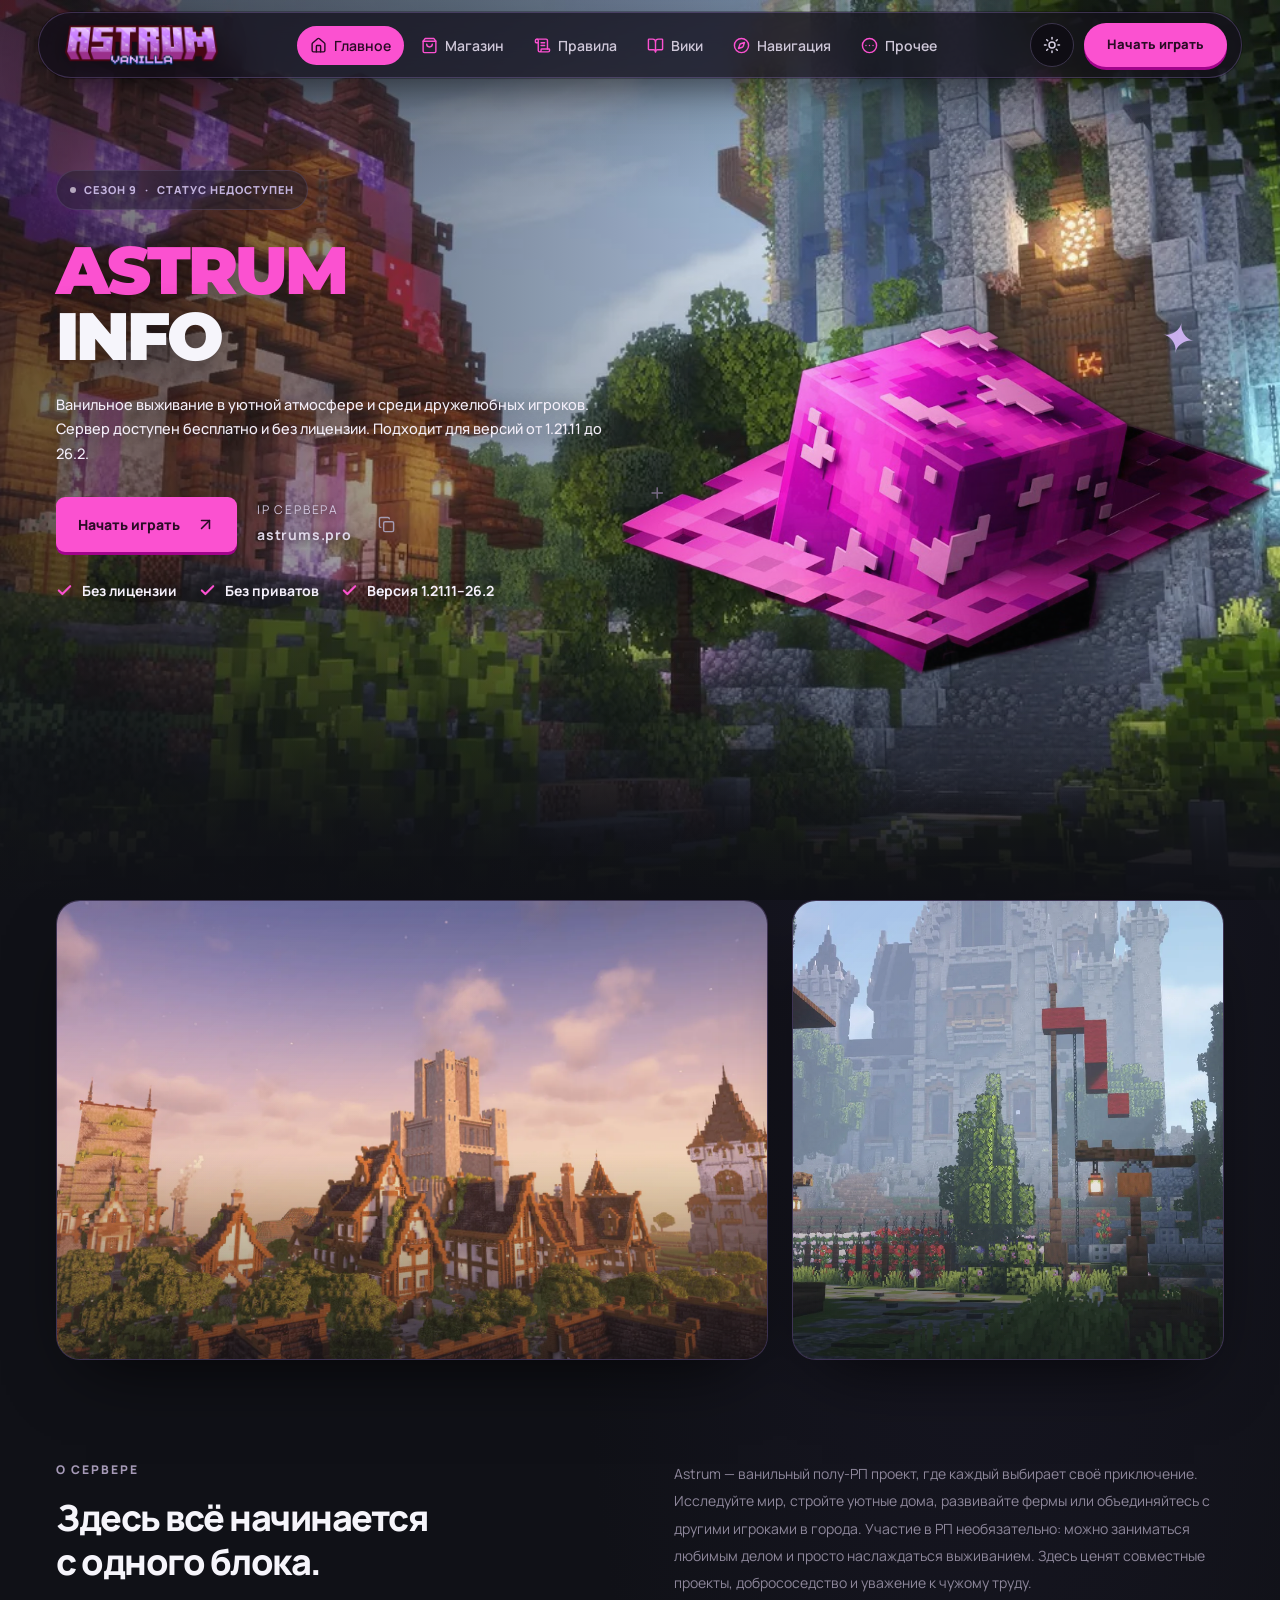
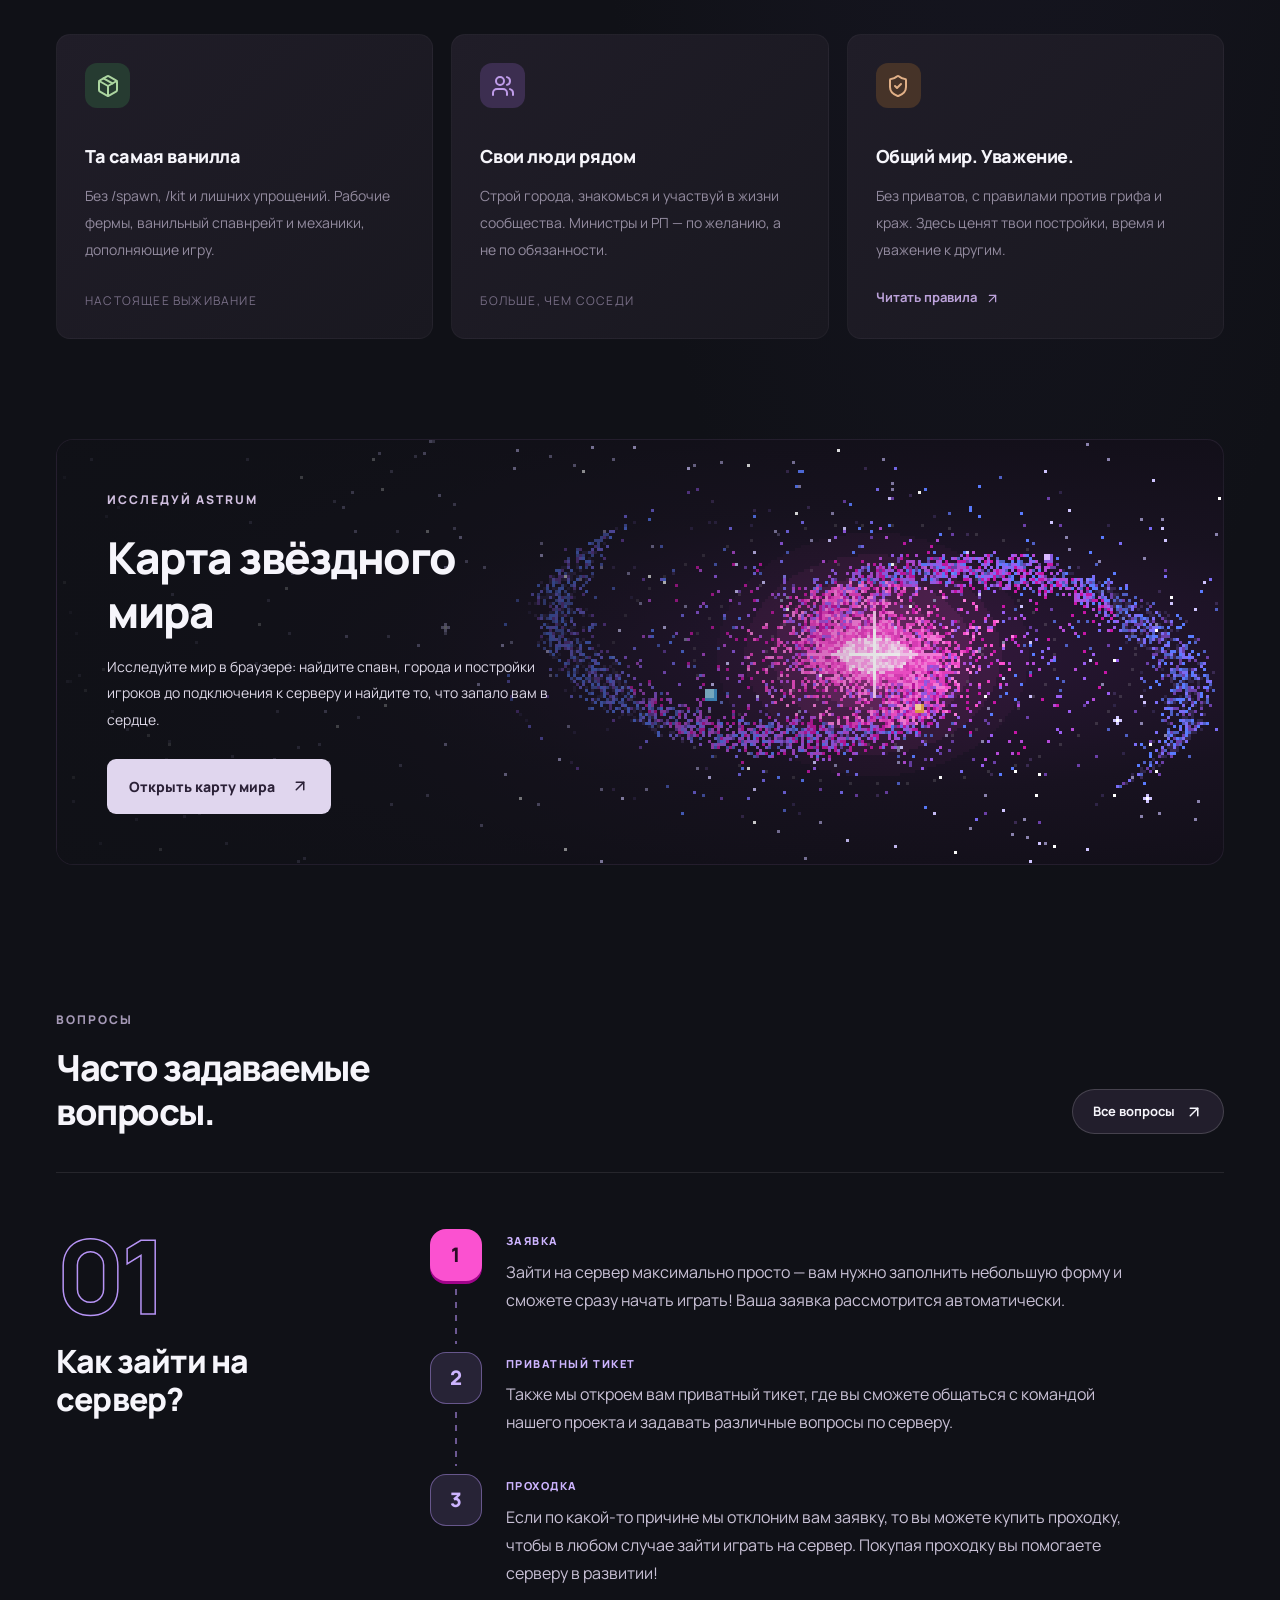
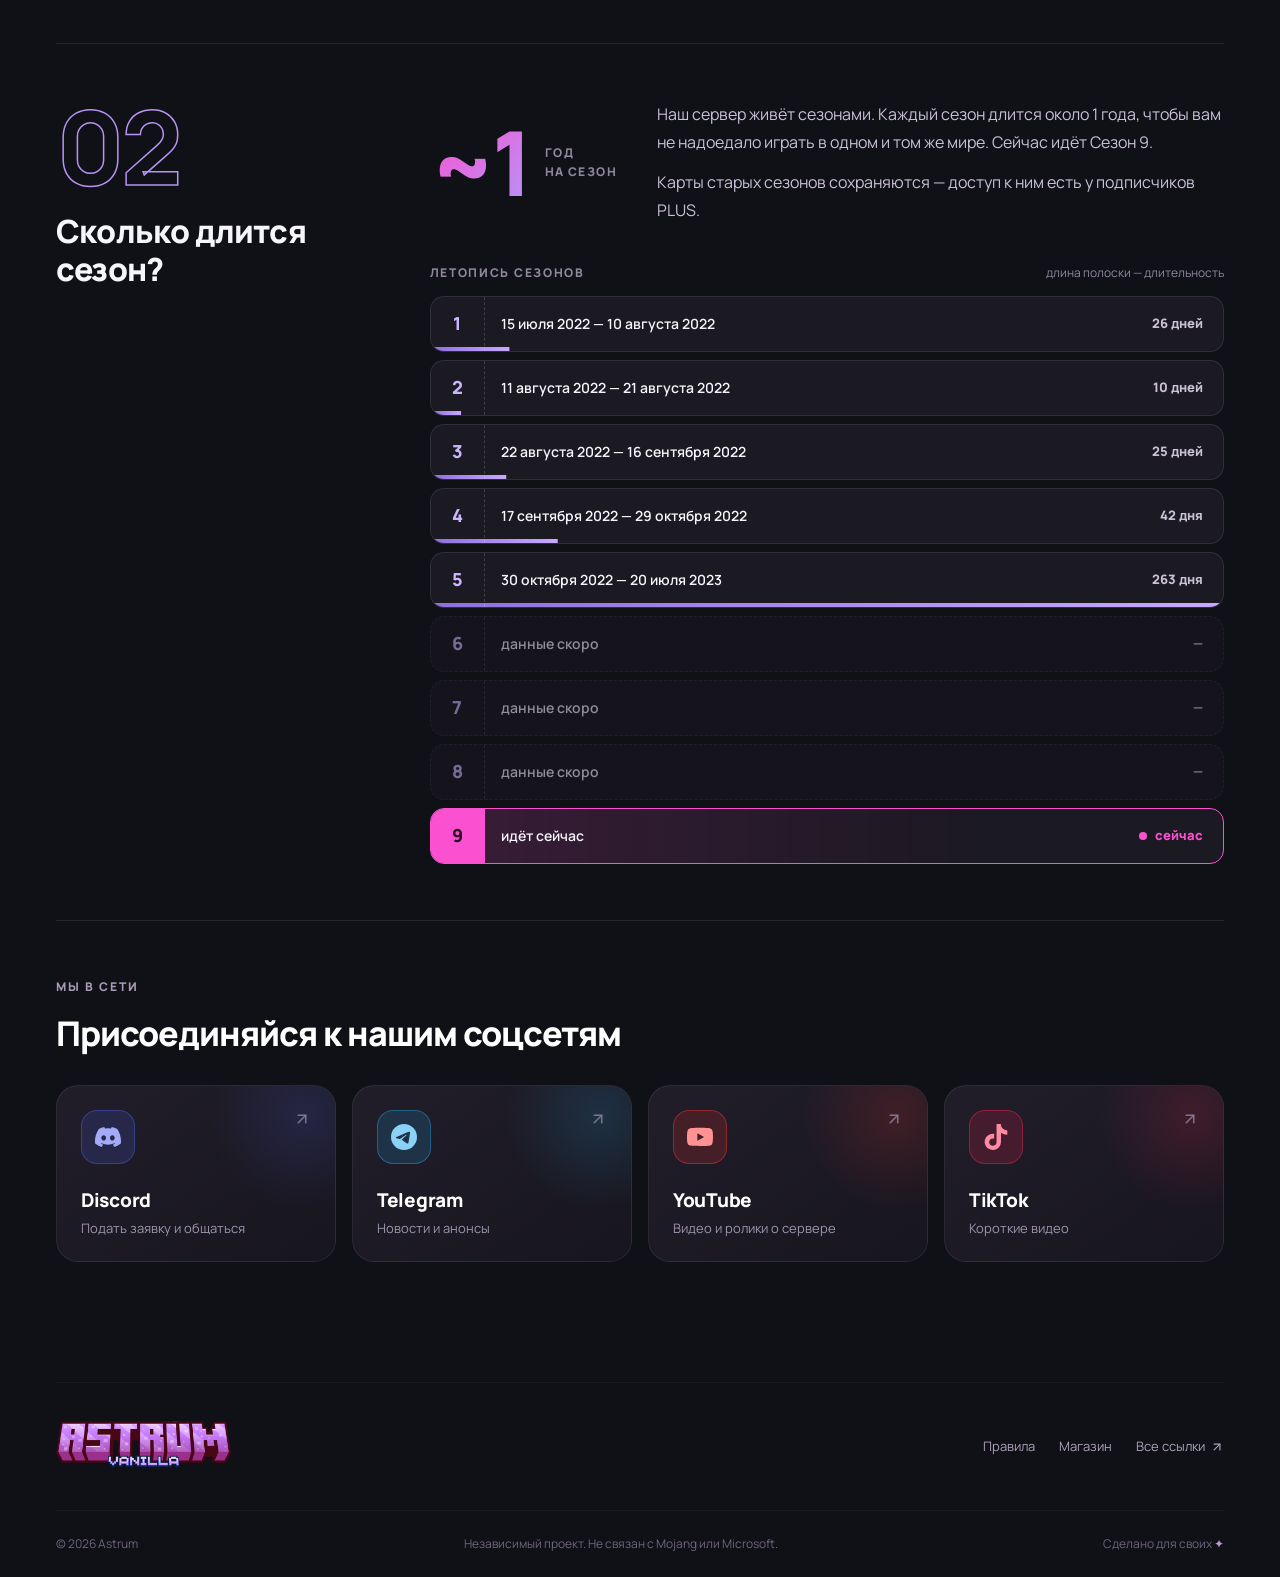
<file: index.html>
<!DOCTYPE html>
<html lang="ru">
<head>
<meta charset="utf-8">
<meta name="viewport" content="width=device-width, initial-scale=1">
<title>ASTRUM — Общий мир. Твоя история.</title>
<meta name="description" content="Ванильный Minecraft-сервер Astrum: необязательный РП, города и сообщество. Начни свою историю на astrums.pro.">
<meta property="og:type" content="website">
<meta property="og:site_name" content="ASTRUM">
<meta property="og:title" content="ASTRUM — Общий мир. Твоя история.">
<meta property="og:description" content="Ванильный Minecraft-сервер Astrum: необязательный РП, города и сообщество. Начни свою историю на astrums.pro.">
<meta property="og:url" content="https://ibronchikss.github.io/">
<meta property="og:image" content="https://ibronchikss.github.io/assets/images/og-image.png">
<meta property="og:image:secure_url" content="https://ibronchikss.github.io/assets/images/og-image.png">
<meta property="og:image:type" content="image/png">
<meta property="og:image:width" content="1200">
<meta property="og:image:height" content="630">
<meta property="og:image:alt" content="Логотип Astrum — розовая планета из блоков">
<meta property="og:locale" content="ru_RU">
<meta name="twitter:card" content="summary_large_image">
<meta name="twitter:title" content="ASTRUM — Общий мир. Твоя история.">
<meta name="twitter:description" content="Ванильный Minecraft-сервер Astrum: необязательный РП, города и сообщество. Начни свою историю на astrums.pro.">
<meta name="twitter:image" content="https://ibronchikss.github.io/assets/images/og-image.png">
<meta name="theme-color" content="#101117">
<link rel="icon" type="image/png" href="assets/images/astrum-logo.png">
<link rel="preconnect" href="https://fonts.googleapis.com">
<link rel="preconnect" href="https://fonts.gstatic.com" crossorigin>
<link rel="stylesheet" href="https://fonts.googleapis.com/css2?family=Montserrat:wght@800;900&display=swap&subset=cyrillic,latin">
<link rel="preload" as="image" href="assets/images/hero-bg.webp" fetchpriority="high">
<script>try{var t=localStorage.getItem("astrum-theme");document.documentElement.setAttribute("data-theme",t==="light"?"light":"dark")}catch(e){document.documentElement.setAttribute("data-theme","dark")}</script>
<script>try{if(!localStorage.getItem("astrum-nav-seen"))document.documentElement.classList.add("first-visit")}catch(e){}</script>
<link rel="stylesheet" href="assets/css/style.css">
<link rel="stylesheet" href="assets/css/extra.css">
<link rel="stylesheet" href="assets/css/light.css">
</head>
<body class="antialiased">
<div class="astrum-site astrum-home"><header class="site-header"><a class="brand brand-logo" href="index.html" aria-label="Astrum Vanilla — на главную"><img src="assets/images/astrum-wordmark.png" alt="Astrum Vanilla" width="640" height="168"></a><nav class="main-nav" aria-label="Главная навигация"><a class="active" aria-current="page" href="index.html"><svg class="nav-icon" xmlns="http://www.w3.org/2000/svg" width="20" height="20" viewBox="0 0 24 24" fill="none" stroke="currentColor" stroke-width="2" stroke-linecap="round" stroke-linejoin="round" aria-hidden="true"><path d="M15 21v-8a1 1 0 0 0-1-1h-4a1 1 0 0 0-1 1v8"></path><path d="M3 10a2 2 0 0 1 .709-1.528l7-5.999a2 2 0 0 1 2.582 0l7 5.999A2 2 0 0 1 21 10v9a2 2 0 0 1-2 2H5a2 2 0 0 1-2-2z"></path></svg><span>Главное</span></a><a class="" href="shop.html"><svg class="nav-icon" xmlns="http://www.w3.org/2000/svg" width="20" height="20" viewBox="0 0 24 24" fill="none" stroke="currentColor" stroke-width="2" stroke-linecap="round" stroke-linejoin="round" aria-hidden="true"><path d="M6 2 3 6v14a2 2 0 0 0 2 2h14a2 2 0 0 0 2-2V6l-3-4Z"></path><path d="M3 6h18"></path><path d="M16 10a4 4 0 0 1-8 0"></path></svg><span>Магазин</span></a><a class="" href="rules.html"><svg class="nav-icon" xmlns="http://www.w3.org/2000/svg" width="20" height="20" viewBox="0 0 24 24" fill="none" stroke="currentColor" stroke-width="2" stroke-linecap="round" stroke-linejoin="round" aria-hidden="true"><path d="M15 12h-5"></path><path d="M15 8h-5"></path><path d="M19 17V5a2 2 0 0 0-2-2H4"></path><path d="M8 21h12a2 2 0 0 0 2-2v-1a1 1 0 0 0-1-1H11a1 1 0 0 0-1 1v1a2 2 0 1 1-4 0V5a2 2 0 1 0-4 0v2a1 1 0 0 0 1 1h3"></path></svg><span>Правила</span></a><a class="" href="wiki.html"><svg class="nav-icon" xmlns="http://www.w3.org/2000/svg" width="20" height="20" viewBox="0 0 24 24" fill="none" stroke="currentColor" stroke-width="2" stroke-linecap="round" stroke-linejoin="round" aria-hidden="true"><path d="M12 7v14"></path><path d="M3 18a1 1 0 0 1-1-1V4a1 1 0 0 1 1-1h5a4 4 0 0 1 4 4 4 4 0 0 1 4-4h5a1 1 0 0 1 1 1v13a1 1 0 0 1-1 1h-6a3 3 0 0 0-3 3 3 3 0 0 0-3-3z"></path></svg><span>Вики</span></a><a class="" href="navigation.html"><svg class="nav-icon" xmlns="http://www.w3.org/2000/svg" width="20" height="20" viewBox="0 0 24 24" fill="none" stroke="currentColor" stroke-width="2" stroke-linecap="round" stroke-linejoin="round" aria-hidden="true"><circle cx="12" cy="12" r="10"></circle><path d="m16.24 7.76-1.804 5.411a2 2 0 0 1-1.265 1.265L7.76 16.24l1.804-5.411a2 2 0 0 1 1.265-1.265z"></path></svg><span>Навигация</span></a><a class="" href="more.html"><svg class="nav-icon" xmlns="http://www.w3.org/2000/svg" width="20" height="20" viewBox="0 0 24 24" fill="none" stroke="currentColor" stroke-width="2" stroke-linecap="round" stroke-linejoin="round" aria-hidden="true"><circle cx="12" cy="12" r="10"></circle><path d="M17 12h.01"></path><path d="M12 12h.01"></path><path d="M7 12h.01"></path></svg><span>Прочее</span></a></nav><div class="header-tools"><button class="theme-toggle" type="button" aria-label="Сменить тему: светлая или тёмная" title="Сменить тему"><svg class="icon-sun" xmlns="http://www.w3.org/2000/svg" width="18" height="18" viewBox="0 0 24 24" fill="none" stroke="currentColor" stroke-width="2" stroke-linecap="round" stroke-linejoin="round" aria-hidden="true"><circle cx="12" cy="12" r="4"></circle><path d="M12 2v2"></path><path d="M12 20v2"></path><path d="m4.93 4.93 1.41 1.41"></path><path d="m17.66 17.66 1.41 1.41"></path><path d="M2 12h2"></path><path d="M20 12h2"></path><path d="m6.34 17.66-1.41 1.41"></path><path d="m19.07 4.93-1.41 1.41"></path></svg><svg class="icon-moon" xmlns="http://www.w3.org/2000/svg" width="18" height="18" viewBox="0 0 24 24" fill="none" stroke="currentColor" stroke-width="2" stroke-linecap="round" stroke-linejoin="round" aria-hidden="true"><path d="M12 3a6 6 0 0 0 9 9 9 9 0 1 1-9-9Z"></path></svg></button><a href="https://discord.gg/phRQ59Pmp" target="_blank" rel="noopener noreferrer" class="header-cta"><span>Начать играть</span></a></div><button class="menu-toggle" aria-label="Открыть меню"><svg xmlns="http://www.w3.org/2000/svg" width="24" height="24" viewBox="0 0 24 24" fill="none" stroke="currentColor" stroke-width="2" stroke-linecap="round" stroke-linejoin="round" class="lucide lucide-menu" aria-hidden="true"><path d="M4 5h16"></path><path d="M4 12h16"></path><path d="M4 19h16"></path></svg></button></header><main><section class="hero wrap photo-hero"><img class="hero-background" src="assets/images/hero-bg.webp" alt="" aria-hidden="true" fetchpriority="high"><div class="hero-copy"><span class="eyebrow season"><span class="server-status-dot is-loading"></span>СЕЗОН 9 <span class="season-divider">·</span><span class="server-online" aria-live="polite" title="Статус astrums.pro. Данные обновляются примерно раз в 5 минут.">ОНЛАЙН: …</span></span><h1><span>ASTRUM</span><br>INFO</h1><p>Ванильное выживание в уютной атмосфере и среди дружелюбных игроков. Сервер доступен бесплатно и без лицензии. Подходит для версий от 1.21.11 до 26.2.</p><div class="hero-actions"><button class="button primary">Начать играть <svg xmlns="http://www.w3.org/2000/svg" width="19" height="19" viewBox="0 0 24 24" fill="none" stroke="currentColor" stroke-width="2" stroke-linecap="round" stroke-linejoin="round" class="lucide lucide-arrow-up-right" aria-hidden="true"><path d="M7 7h10v10"></path><path d="M7 17 17 7"></path></svg></button><button class="server-address"><span><small>IP СЕРВЕРА</small><strong>astrums.pro</strong></span><svg xmlns="http://www.w3.org/2000/svg" width="17" height="17" viewBox="0 0 24 24" fill="none" stroke="currentColor" stroke-width="2" stroke-linecap="round" stroke-linejoin="round" class="lucide lucide-copy" aria-hidden="true"><rect width="14" height="14" x="8" y="8" rx="2" ry="2"></rect><path d="M4 16c-1.1 0-2-.9-2-2V4c0-1.1.9-2 2-2h10c1.1 0 2 .9 2 2"></path></svg></button></div><div class="hero-facts"><span><svg xmlns="http://www.w3.org/2000/svg" width="14" height="14" viewBox="0 0 24 24" fill="none" stroke="currentColor" stroke-width="2" stroke-linecap="round" stroke-linejoin="round" class="lucide lucide-check" aria-hidden="true"><path d="M20 6 9 17l-5-5"></path></svg> Без лицензии</span><span><svg xmlns="http://www.w3.org/2000/svg" width="14" height="14" viewBox="0 0 24 24" fill="none" stroke="currentColor" stroke-width="2" stroke-linecap="round" stroke-linejoin="round" class="lucide lucide-check" aria-hidden="true"><path d="M20 6 9 17l-5-5"></path></svg> Без приватов</span><span><svg xmlns="http://www.w3.org/2000/svg" width="14" height="14" viewBox="0 0 24 24" fill="none" stroke="currentColor" stroke-width="2" stroke-linecap="round" stroke-linejoin="round" class="lucide lucide-check" aria-hidden="true"><path d="M20 6 9 17l-5-5"></path></svg> Версия 1.21.11–26.2</span></div></div><div class="hero-visual"><span class="floating-star star-one">✦</span><span class="floating-star star-two">+</span><img class="logo-dark" src="assets/images/astrum-logo-dark.png" alt="Логотип Astrum" fetchpriority="high"><img class="logo-light" src="assets/images/astrum-logo-light.png" alt="Логотип Astrum" loading="lazy"></div></section><section class="wrap gallery" aria-label="Скриншоты мира Astrum"><figure class="gallery-item gallery-main"><img class="gallery-img is-active" src="assets/images/slide-sunset.webp" alt="Город Astrum на закате: фахверковые дома и каменная башня над деревьями" width="1600" height="948"></figure><figure class="gallery-item gallery-side"><img class="gallery-img is-active" src="assets/images/slide-castle.webp" alt="Замок за садом с цветами и фонарями" width="1600" height="900"></figure></section><section class="section wrap about-section"><div class="section-heading"><div><span class="eyebrow">О СЕРВЕРЕ</span><h2>Здесь всё начинается<br>с одного блока.</h2></div><p>Astrum — ванильный полу-РП проект, где каждый выбирает своё приключение. Исследуйте мир, стройте уютные дома, развивайте фермы или объединяйтесь с другими игроками в города. Участие в РП необязательно: можно заниматься любимым делом и просто наслаждаться выживанием. Здесь ценят совместные проекты, добрососедство и уважение к чужому труду.</p></div><div class="feature-grid"><article class="feature-card"><span class="feature-icon green"><svg xmlns="http://www.w3.org/2000/svg" width="24" height="24" viewBox="0 0 24 24" fill="none" stroke="currentColor" stroke-width="2" stroke-linecap="round" stroke-linejoin="round" class="lucide lucide-package" aria-hidden="true"><path d="M11 21.73a2 2 0 0 0 2 0l7-4A2 2 0 0 0 21 16V8a2 2 0 0 0-1-1.73l-7-4a2 2 0 0 0-2 0l-7 4A2 2 0 0 0 3 8v8a2 2 0 0 0 1 1.73z"></path><path d="M12 22V12"></path><polyline points="3.29 7 12 12 20.71 7"></polyline><path d="m7.5 4.27 9 5.15"></path></svg></span><h3>Та самая ванилла</h3><p>Без /spawn, /kit и лишних упрощений. Рабочие фермы, ванильный спавнрейт и механики, дополняющие игру.</p><span class="card-tag">НАСТОЯЩЕЕ ВЫЖИВАНИЕ</span></article><article class="feature-card"><span class="feature-icon purple"><svg xmlns="http://www.w3.org/2000/svg" width="24" height="24" viewBox="0 0 24 24" fill="none" stroke="currentColor" stroke-width="2" stroke-linecap="round" stroke-linejoin="round" class="lucide lucide-users" aria-hidden="true"><path d="M16 21v-2a4 4 0 0 0-4-4H6a4 4 0 0 0-4 4v2"></path><path d="M16 3.128a4 4 0 0 1 0 7.744"></path><path d="M22 21v-2a4 4 0 0 0-3-3.87"></path><circle cx="9" cy="7" r="4"></circle></svg></span><h3>Свои люди рядом</h3><p>Строй города, знакомься и участвуй в жизни сообщества. Министры и РП — по желанию, а не по обязанности.</p><span class="card-tag">БОЛЬШЕ, ЧЕМ СОСЕДИ</span></article><article class="feature-card"><span class="feature-icon orange"><svg xmlns="http://www.w3.org/2000/svg" width="24" height="24" viewBox="0 0 24 24" fill="none" stroke="currentColor" stroke-width="2" stroke-linecap="round" stroke-linejoin="round" class="lucide lucide-shield-check" aria-hidden="true"><path d="M20 13c0 5-3.5 7.5-7.66 8.95a1 1 0 0 1-.67-.01C7.5 20.5 4 18 4 13V6a1 1 0 0 1 1-1c2 0 4.5-1.2 6.24-2.72a1.17 1.17 0 0 1 1.52 0C14.51 3.81 17 5 19 5a1 1 0 0 1 1 1z"></path><path d="m9 12 2 2 4-4"></path></svg></span><h3>Общий мир. Уважение.</h3><p>Без приватов, с правилами против грифа и краж. Здесь ценят твои постройки, время и уважение к другим.</p><a class="text-link" href="rules.html">Читать правила <svg xmlns="http://www.w3.org/2000/svg" width="15" height="15" viewBox="0 0 24 24" fill="none" stroke="currentColor" stroke-width="2" stroke-linecap="round" stroke-linejoin="round" class="lucide lucide-arrow-up-right" aria-hidden="true"><path d="M7 7h10v10"></path><path d="M7 17 17 7"></path></svg></a></article></div></section><section class="wrap world-banner pixel-world"><canvas class="galaxy" aria-hidden="true"></canvas><div class="world-banner-copy"><span class="eyebrow">ИССЛЕДУЙ ASTRUM</span><h2>Карта звёздного мира</h2><p>Исследуйте мир в браузере: найдите спавн, города и постройки игроков до подключения к серверу и найдите то, что запало вам в сердце.</p><a href="https://astrums.pro/map" target="_blank" rel="noopener noreferrer" class="button light">Открыть карту мира <svg xmlns="http://www.w3.org/2000/svg" width="18" height="18" viewBox="0 0 24 24" fill="none" stroke="currentColor" stroke-width="2" stroke-linecap="round" stroke-linejoin="round" class="lucide lucide-arrow-up-right" aria-hidden="true"><path d="M7 7h10v10"></path><path d="M7 17 17 7"></path></svg></a></div></section><section id="start" class="section wrap faq" aria-labelledby="faq-title"><div class="section-heading"><div><span class="eyebrow">ВОПРОСЫ</span><h2 id="faq-title">Часто задаваемые<br>вопросы.</h2></div><a class="faq-all" href="more.html">Все вопросы <svg xmlns="http://www.w3.org/2000/svg" width="18" height="18" viewBox="0 0 24 24" fill="none" stroke="currentColor" stroke-width="2" stroke-linecap="round" stroke-linejoin="round" class="lucide lucide-arrow-up-right" aria-hidden="true"><path d="M7 7h10v10"></path><path d="M7 17 17 7"></path></svg></a></div><div class="qa-list"><article class="qa qa-join"><div class="qa-side"><span class="qa-num">01</span><h3>Как зайти на сервер?</h3></div><div class="qa-main"><ol class="join-steps"><li class="join-step"><span class="join-dot" aria-hidden="true">1</span><div class="join-body"><span class="join-tag">Заявка</span><p>Зайти на сервер максимально просто — вам нужно заполнить небольшую форму и сможете сразу начать играть! Ваша заявка рассмотрится автоматически.</p></div></li><li class="join-step"><span class="join-dot" aria-hidden="true">2</span><div class="join-body"><span class="join-tag">Приватный тикет</span><p>Также мы откроем вам приватный тикет, где вы сможете общаться с командой нашего проекта и задавать различные вопросы по серверу.</p></div></li><li class="join-step"><span class="join-dot" aria-hidden="true">3</span><div class="join-body"><span class="join-tag">Проходка</span><p>Если по какой-то причине мы отклоним вам заявку, то вы можете купить проходку, чтобы в любом случае зайти играть на сервер. Покупая проходку вы помогаете серверу в развитии!</p></div></li></ol></div></article><article class="qa qa-season"><div class="qa-side"><span class="qa-num">02</span><h3>Сколько длится сезон?</h3></div><div class="qa-main"><div class="season-lead"><div class="season-stat" aria-hidden="true"><strong>~1</strong><span>год<br>на сезон</span></div><div class="season-text"><p>Наш сервер живёт сезонами. Каждый сезон длится около 1 года, чтобы вам не надоедало играть в одном и том же мире. Сейчас идёт Сезон 9.</p><p>Карты старых сезонов сохраняются — доступ к ним есть у подписчиков PLUS.</p></div></div><div class="ledger-head"><h4>Летопись сезонов</h4><span>длина полоски — длительность</span></div><ol class="ledger"><li class="ledger-row" style="--w:0.099"><span class="ledger-no">1</span><span class="ledger-dates">15 июля 2022 — 10 августа 2022</span><span class="ledger-days">26 дней</span></li><li class="ledger-row" style="--w:0.038"><span class="ledger-no">2</span><span class="ledger-dates">11 августа 2022 — 21 августа 2022</span><span class="ledger-days">10 дней</span></li><li class="ledger-row" style="--w:0.095"><span class="ledger-no">3</span><span class="ledger-dates">22 августа 2022 — 16 сентября 2022</span><span class="ledger-days">25 дней</span></li><li class="ledger-row" style="--w:0.16"><span class="ledger-no">4</span><span class="ledger-dates">17 сентября 2022 — 29 октября 2022</span><span class="ledger-days">42 дня</span></li><li class="ledger-row" style="--w:1.0" title="Это 8 месяцев и 20 дней"><span class="ledger-no">5</span><span class="ledger-dates">30 октября 2022 — 20 июля 2023</span><span class="ledger-days">263 дня</span></li><li class="ledger-row is-unknown"><span class="ledger-no">6</span><span class="ledger-dates">данные скоро</span><span class="ledger-days">—</span></li><li class="ledger-row is-unknown"><span class="ledger-no">7</span><span class="ledger-dates">данные скоро</span><span class="ledger-days">—</span></li><li class="ledger-row is-unknown"><span class="ledger-no">8</span><span class="ledger-dates">данные скоро</span><span class="ledger-days">—</span></li><li class="ledger-row is-now"><span class="ledger-no">9</span><span class="ledger-dates">идёт сейчас</span><span class="ledger-days"><i class="ledger-pulse" aria-hidden="true"></i>сейчас</span></li></ol></div></article></div><div class="faq-links"><div class="faq-links-head"><span class="eyebrow">МЫ В СЕТИ</span><h3>Присоединяйся к нашим соцсетям</h3></div><div class="social-grid"><a class="social-card social-discord" href="https://discord.gg/phRQ59Pmp" target="_blank" rel="noopener noreferrer"><span class="social-icon"><svg xmlns="http://www.w3.org/2000/svg" width="26" height="26" viewBox="0 0 24 24" fill="currentColor" aria-hidden="true"><path d="M20.317 4.37a19.8 19.8 0 0 0-4.885-1.515.074.074 0 0 0-.079.037c-.21.375-.444.864-.608 1.25a18.3 18.3 0 0 0-5.487 0 13 13 0 0 0-.617-1.25.08.08 0 0 0-.079-.037A19.7 19.7 0 0 0 3.677 4.37a.1.1 0 0 0-.032.027C.533 9.046-.32 13.58.099 18.057a.08.08 0 0 0 .031.057 19.9 19.9 0 0 0 5.993 3.03.08.08 0 0 0 .084-.028c.462-.63.874-1.295 1.226-1.994a.076.076 0 0 0-.041-.106 13 13 0 0 1-1.872-.892.077.077 0 0 1-.008-.128 10 10 0 0 0 .372-.292.07.07 0 0 1 .077-.01c3.928 1.793 8.18 1.793 12.062 0a.07.07 0 0 1 .078.01c.12.098.246.198.373.292a.077.077 0 0 1-.006.127 12.3 12.3 0 0 1-1.873.892.077.077 0 0 0-.041.107c.36.698.772 1.362 1.225 1.993a.08.08 0 0 0 .084.028 19.8 19.8 0 0 0 6.002-3.03.08.08 0 0 0 .032-.054c.5-5.177-.838-9.674-3.549-13.66a.06.06 0 0 0-.031-.03M8.02 15.33c-1.182 0-2.157-1.085-2.157-2.419 0-1.333.956-2.419 2.157-2.419 1.21 0 2.176 1.096 2.157 2.42 0 1.333-.956 2.418-2.157 2.418m7.975 0c-1.183 0-2.157-1.085-2.157-2.419 0-1.333.955-2.419 2.157-2.419 1.21 0 2.176 1.096 2.157 2.42 0 1.333-.946 2.418-2.157 2.418"/></svg></span><span class="social-text"><strong>Discord</strong><small>Подать заявку и общаться</small></span><svg class="social-arrow" xmlns="http://www.w3.org/2000/svg" width="18" height="18" viewBox="0 0 24 24" fill="none" stroke="currentColor" stroke-width="2" stroke-linecap="round" stroke-linejoin="round" aria-hidden="true"><path d="M7 7h10v10"></path><path d="M7 17 17 7"></path></svg></a><a class="social-card social-telegram" href="https://t.me/ast_mc" target="_blank" rel="noopener noreferrer"><span class="social-icon"><svg xmlns="http://www.w3.org/2000/svg" width="26" height="26" viewBox="0 0 24 24" fill="currentColor" aria-hidden="true"><path d="M11.944 0A12 12 0 0 0 0 12a12 12 0 0 0 12 12 12 12 0 0 0 12-12A12 12 0 0 0 12 0zm4.962 7.224c.1-.002.321.023.465.14a.5.5 0 0 1 .171.325c.016.093.036.306.02.472-.18 1.898-.962 6.502-1.36 8.627-.168.9-.499 1.201-.82 1.23-.696.065-1.225-.46-1.9-.902-1.056-.693-1.653-1.124-2.678-1.8-1.185-.78-.417-1.21.258-1.91.177-.184 3.247-2.977 3.307-3.23.007-.032.014-.15-.056-.212s-.174-.041-.249-.024q-.159.037-5.061 3.345-.72.495-1.302.48c-.428-.008-1.252-.241-1.865-.44-.752-.245-1.349-.374-1.297-.789q.04-.324.893-.663 5.247-2.286 6.998-3.014c3.332-1.386 4.025-1.627 4.476-1.635"/></svg></span><span class="social-text"><strong>Telegram</strong><small>Новости и анонсы</small></span><svg class="social-arrow" xmlns="http://www.w3.org/2000/svg" width="18" height="18" viewBox="0 0 24 24" fill="none" stroke="currentColor" stroke-width="2" stroke-linecap="round" stroke-linejoin="round" aria-hidden="true"><path d="M7 7h10v10"></path><path d="M7 17 17 7"></path></svg></a><a class="social-card social-youtube" href="https://www.youtube.com/@Astrum_mc" target="_blank" rel="noopener noreferrer"><span class="social-icon"><svg xmlns="http://www.w3.org/2000/svg" width="26" height="26" viewBox="0 0 24 24" fill="currentColor" aria-hidden="true"><path d="M23.498 6.186a3.02 3.02 0 0 0-2.122-2.136C19.505 3.545 12 3.545 12 3.545s-7.505 0-9.377.505A3.02 3.02 0 0 0 .502 6.186C0 8.07 0 12 0 12s0 3.93.502 5.814a3.02 3.02 0 0 0 2.122 2.136c1.871.505 9.376.505 9.376.505s7.505 0 9.377-.505a3.02 3.02 0 0 0 2.122-2.136C24 15.93 24 12 24 12s0-3.93-.502-5.814M9.545 15.568V8.432L15.818 12z"/></svg></span><span class="social-text"><strong>YouTube</strong><small>Видео и ролики о сервере</small></span><svg class="social-arrow" xmlns="http://www.w3.org/2000/svg" width="18" height="18" viewBox="0 0 24 24" fill="none" stroke="currentColor" stroke-width="2" stroke-linecap="round" stroke-linejoin="round" aria-hidden="true"><path d="M7 7h10v10"></path><path d="M7 17 17 7"></path></svg></a><a class="social-card social-tiktok" href="https://www.tiktok.com/" target="_blank" rel="noopener noreferrer"><span class="social-icon"><svg xmlns="http://www.w3.org/2000/svg" width="26" height="26" viewBox="0 0 24 24" fill="currentColor" aria-hidden="true"><path d="M12.525.02c1.31-.02 2.61-.01 3.91-.02.08 1.53.63 3.09 1.75 4.17 1.12 1.11 2.7 1.62 4.24 1.79v4.03c-1.44-.05-2.89-.35-4.2-.97-.57-.26-1.1-.59-1.62-.93-.01 2.92.01 5.84-.02 8.75-.08 1.4-.54 2.79-1.35 3.94-1.31 1.92-3.58 3.17-5.91 3.21-1.43.08-2.86-.31-4.08-1.03-2.02-1.19-3.44-3.37-3.65-5.71-.02-.5-.03-1-.01-1.49.18-1.9 1.12-3.72 2.58-4.96 1.66-1.44 3.98-2.13 6.15-1.72.02 1.48-.04 2.96-.04 4.44-.99-.32-2.15-.23-3.02.37-.63.41-1.11 1.04-1.36 1.75-.21.51-.15 1.07-.14 1.61.24 1.64 1.82 3.02 3.5 2.87 1.12-.01 2.19-.66 2.77-1.61.19-.33.4-.67.41-1.06.1-1.79.06-3.57.07-5.36.01-4.03-.01-8.05.02-12.07"/></svg></span><span class="social-text"><strong>TikTok</strong><small>Короткие видео</small></span><svg class="social-arrow" xmlns="http://www.w3.org/2000/svg" width="18" height="18" viewBox="0 0 24 24" fill="none" stroke="currentColor" stroke-width="2" stroke-linecap="round" stroke-linejoin="round" aria-hidden="true"><path d="M7 7h10v10"></path><path d="M7 17 17 7"></path></svg></a></div></div></section></main><footer class="site-footer wrap"><div class="footer-top"><div class="footer-brand"><a class="brand brand-logo footer-logo" href="index.html" aria-label="Astrum Vanilla — на главную"><img src="assets/images/astrum-wordmark.png" alt="Astrum Vanilla" width="640" height="168" loading="lazy"></a></div><div class="footer-links"><a href="rules.html">Правила</a><a href="shop.html">Магазин</a><a href="navigation.html">Все ссылки <svg xmlns="http://www.w3.org/2000/svg" width="14" height="14" viewBox="0 0 24 24" fill="none" stroke="currentColor" stroke-width="2" stroke-linecap="round" stroke-linejoin="round" class="lucide lucide-arrow-up-right" aria-hidden="true"><path d="M7 7h10v10"></path><path d="M7 17 17 7"></path></svg></a></div></div><div class="footer-bottom"><span>© 2026 Astrum</span><span>Независимый проект. Не связан с Mojang или Microsoft.</span><span>Сделано для своих <span class="accent">✦</span></span></div></footer></div>
<script src="assets/js/main.js" defer></script>
<script src="assets/js/galaxy.js" defer></script>
</body>
</html>
</file>
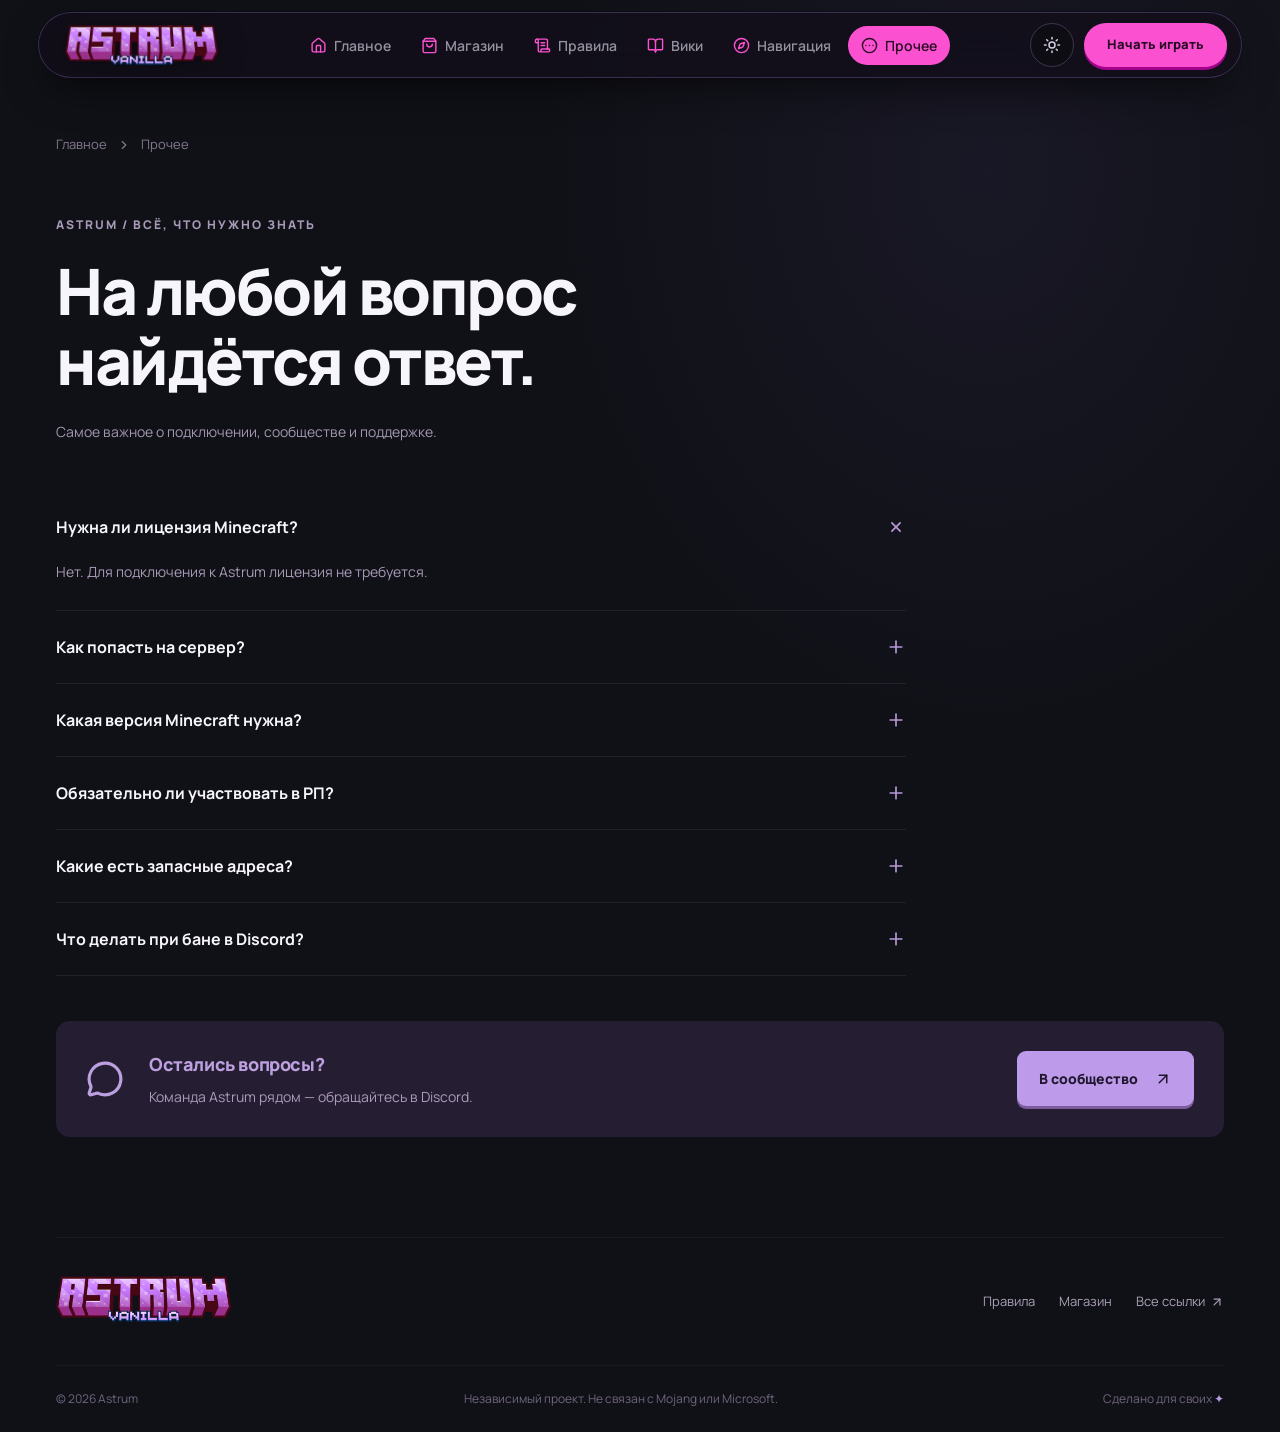
<file: more.html>
<!DOCTYPE html>
<html lang="ru">
<head>
<meta charset="utf-8">
<meta name="viewport" content="width=device-width, initial-scale=1">
<title>Вопросы и поддержка — Astrum</title>
<meta name="description" content="Ванильный Minecraft-сервер Astrum: необязательный РП, города и сообщество. Начни свою историю на astrums.pro.">
<meta property="og:type" content="website">
<meta property="og:site_name" content="ASTRUM">
<meta property="og:title" content="Вопросы и поддержка — Astrum">
<meta property="og:description" content="Ванильный Minecraft-сервер Astrum: необязательный РП, города и сообщество. Начни свою историю на astrums.pro.">
<meta property="og:url" content="https://ibronchikss.github.io/more.html">
<meta property="og:image" content="https://ibronchikss.github.io/assets/images/og-image.png">
<meta property="og:image:secure_url" content="https://ibronchikss.github.io/assets/images/og-image.png">
<meta property="og:image:type" content="image/png">
<meta property="og:image:width" content="1200">
<meta property="og:image:height" content="630">
<meta property="og:image:alt" content="Логотип Astrum — розовая планета из блоков">
<meta property="og:locale" content="ru_RU">
<meta name="twitter:card" content="summary_large_image">
<meta name="twitter:title" content="Вопросы и поддержка — Astrum">
<meta name="twitter:description" content="Ванильный Minecraft-сервер Astrum: необязательный РП, города и сообщество. Начни свою историю на astrums.pro.">
<meta name="twitter:image" content="https://ibronchikss.github.io/assets/images/og-image.png">
<meta name="theme-color" content="#101117">
<link rel="icon" type="image/png" href="assets/images/astrum-logo.png">
<script>try{var t=localStorage.getItem("astrum-theme");document.documentElement.setAttribute("data-theme",t==="light"?"light":"dark")}catch(e){document.documentElement.setAttribute("data-theme","dark")}</script>
<link rel="stylesheet" href="assets/css/style.css">
<link rel="stylesheet" href="assets/css/extra.css">
<link rel="stylesheet" href="assets/css/light.css">
</head>
<body class="antialiased">
<div class="astrum-site"><header class="site-header"><a class="brand brand-logo" href="index.html" aria-label="Astrum Vanilla — на главную"><img src="assets/images/astrum-wordmark.png" alt="Astrum Vanilla" width="640" height="168"></a><nav class="main-nav" aria-label="Главная навигация"><a class="" href="index.html"><svg class="nav-icon" xmlns="http://www.w3.org/2000/svg" width="20" height="20" viewBox="0 0 24 24" fill="none" stroke="currentColor" stroke-width="2" stroke-linecap="round" stroke-linejoin="round" aria-hidden="true"><path d="M15 21v-8a1 1 0 0 0-1-1h-4a1 1 0 0 0-1 1v8"></path><path d="M3 10a2 2 0 0 1 .709-1.528l7-5.999a2 2 0 0 1 2.582 0l7 5.999A2 2 0 0 1 21 10v9a2 2 0 0 1-2 2H5a2 2 0 0 1-2-2z"></path></svg><span>Главное</span></a><a class="" href="shop.html"><svg class="nav-icon" xmlns="http://www.w3.org/2000/svg" width="20" height="20" viewBox="0 0 24 24" fill="none" stroke="currentColor" stroke-width="2" stroke-linecap="round" stroke-linejoin="round" aria-hidden="true"><path d="M6 2 3 6v14a2 2 0 0 0 2 2h14a2 2 0 0 0 2-2V6l-3-4Z"></path><path d="M3 6h18"></path><path d="M16 10a4 4 0 0 1-8 0"></path></svg><span>Магазин</span></a><a class="" href="rules.html"><svg class="nav-icon" xmlns="http://www.w3.org/2000/svg" width="20" height="20" viewBox="0 0 24 24" fill="none" stroke="currentColor" stroke-width="2" stroke-linecap="round" stroke-linejoin="round" aria-hidden="true"><path d="M15 12h-5"></path><path d="M15 8h-5"></path><path d="M19 17V5a2 2 0 0 0-2-2H4"></path><path d="M8 21h12a2 2 0 0 0 2-2v-1a1 1 0 0 0-1-1H11a1 1 0 0 0-1 1v1a2 2 0 1 1-4 0V5a2 2 0 1 0-4 0v2a1 1 0 0 0 1 1h3"></path></svg><span>Правила</span></a><a class="" href="wiki.html"><svg class="nav-icon" xmlns="http://www.w3.org/2000/svg" width="20" height="20" viewBox="0 0 24 24" fill="none" stroke="currentColor" stroke-width="2" stroke-linecap="round" stroke-linejoin="round" aria-hidden="true"><path d="M12 7v14"></path><path d="M3 18a1 1 0 0 1-1-1V4a1 1 0 0 1 1-1h5a4 4 0 0 1 4 4 4 4 0 0 1 4-4h5a1 1 0 0 1 1 1v13a1 1 0 0 1-1 1h-6a3 3 0 0 0-3 3 3 3 0 0 0-3-3z"></path></svg><span>Вики</span></a><a class="" href="navigation.html"><svg class="nav-icon" xmlns="http://www.w3.org/2000/svg" width="20" height="20" viewBox="0 0 24 24" fill="none" stroke="currentColor" stroke-width="2" stroke-linecap="round" stroke-linejoin="round" aria-hidden="true"><circle cx="12" cy="12" r="10"></circle><path d="m16.24 7.76-1.804 5.411a2 2 0 0 1-1.265 1.265L7.76 16.24l1.804-5.411a2 2 0 0 1 1.265-1.265z"></path></svg><span>Навигация</span></a><a class="active" aria-current="page" href="more.html"><svg class="nav-icon" xmlns="http://www.w3.org/2000/svg" width="20" height="20" viewBox="0 0 24 24" fill="none" stroke="currentColor" stroke-width="2" stroke-linecap="round" stroke-linejoin="round" aria-hidden="true"><circle cx="12" cy="12" r="10"></circle><path d="M17 12h.01"></path><path d="M12 12h.01"></path><path d="M7 12h.01"></path></svg><span>Прочее</span></a></nav><div class="header-tools"><button class="theme-toggle" type="button" aria-label="Сменить тему: светлая или тёмная" title="Сменить тему"><svg class="icon-sun" xmlns="http://www.w3.org/2000/svg" width="18" height="18" viewBox="0 0 24 24" fill="none" stroke="currentColor" stroke-width="2" stroke-linecap="round" stroke-linejoin="round" aria-hidden="true"><circle cx="12" cy="12" r="4"></circle><path d="M12 2v2"></path><path d="M12 20v2"></path><path d="m4.93 4.93 1.41 1.41"></path><path d="m17.66 17.66 1.41 1.41"></path><path d="M2 12h2"></path><path d="M20 12h2"></path><path d="m6.34 17.66-1.41 1.41"></path><path d="m19.07 4.93-1.41 1.41"></path></svg><svg class="icon-moon" xmlns="http://www.w3.org/2000/svg" width="18" height="18" viewBox="0 0 24 24" fill="none" stroke="currentColor" stroke-width="2" stroke-linecap="round" stroke-linejoin="round" aria-hidden="true"><path d="M12 3a6 6 0 0 0 9 9 9 9 0 1 1-9-9Z"></path></svg></button><a href="https://discord.gg/phRQ59Pmp" target="_blank" rel="noopener noreferrer" class="header-cta"><span>Начать играть</span></a></div><button class="menu-toggle" aria-label="Открыть меню"><svg xmlns="http://www.w3.org/2000/svg" width="24" height="24" viewBox="0 0 24 24" fill="none" stroke="currentColor" stroke-width="2" stroke-linecap="round" stroke-linejoin="round" class="lucide lucide-menu" aria-hidden="true"><path d="M4 5h16"></path><path d="M4 12h16"></path><path d="M4 19h16"></path></svg></button></header><main><section class="wrap inner-page"><div class="breadcrumbs"><a href="index.html">Главное</a><svg xmlns="http://www.w3.org/2000/svg" width="14" height="14" viewBox="0 0 24 24" fill="none" stroke="currentColor" stroke-width="2" stroke-linecap="round" stroke-linejoin="round" class="lucide lucide-chevron-right" aria-hidden="true"><path d="m9 18 6-6-6-6"></path></svg><span>Прочее</span></div><span class="eyebrow">ASTRUM / ВСЁ, ЧТО НУЖНО ЗНАТЬ</span><h1>На любой вопрос
найдётся ответ.</h1><p class="page-intro">Самое важное о подключении, сообществе и поддержке.</p><div class="faq"><details open=""><summary>Нужна ли лицензия Minecraft?<svg xmlns="http://www.w3.org/2000/svg" width="20" height="20" viewBox="0 0 24 24" fill="none" stroke="currentColor" stroke-width="2" stroke-linecap="round" stroke-linejoin="round" class="lucide lucide-plus" aria-hidden="true"><path d="M5 12h14"></path><path d="M12 5v14"></path></svg></summary><p>Нет. Для подключения к Astrum лицензия не требуется.</p></details><details><summary>Как попасть на сервер?<svg xmlns="http://www.w3.org/2000/svg" width="20" height="20" viewBox="0 0 24 24" fill="none" stroke="currentColor" stroke-width="2" stroke-linecap="round" stroke-linejoin="round" class="lucide lucide-plus" aria-hidden="true"><path d="M5 12h14"></path><path d="M12 5v14"></path></svg></summary><p>Начните с небольшой заявки в Discord. Если заявку отклонили, есть альтернативный вариант — проходка за 149.00 ₽. На этой версии сайта оплата не подключена.</p></details><details><summary>Какая версия Minecraft нужна?<svg xmlns="http://www.w3.org/2000/svg" width="20" height="20" viewBox="0 0 24 24" fill="none" stroke="currentColor" stroke-width="2" stroke-linecap="round" stroke-linejoin="round" class="lucide lucide-plus" aria-hidden="true"><path d="M5 12h14"></path><path d="M12 5v14"></path></svg></summary><p>По информации сервера поддерживаются версии 1.21.11–26.2. Рекомендуемая версия — 26.2.</p></details><details><summary>Обязательно ли участвовать в РП?<svg xmlns="http://www.w3.org/2000/svg" width="20" height="20" viewBox="0 0 24 24" fill="none" stroke="currentColor" stroke-width="2" stroke-linecap="round" stroke-linejoin="round" class="lucide lucide-plus" aria-hidden="true"><path d="M5 12h14"></path><path d="M12 5v14"></path></svg></summary><p>Нет. Astrum — полу-РП проект: города, министры и другие структуры существуют, но участие в РП добровольное.</p></details><details><summary>Какие есть запасные адреса?<svg xmlns="http://www.w3.org/2000/svg" width="20" height="20" viewBox="0 0 24 24" fill="none" stroke="currentColor" stroke-width="2" stroke-linecap="round" stroke-linejoin="round" class="lucide lucide-plus" aria-hidden="true"><path d="M5 12h14"></path><path d="M12 5v14"></path></svg></summary><p>mc.astrums.pro, game.astrums.pro и play.astrums.pro. Основной адрес: astrums.pro.</p></details><details><summary>Что делать при бане в Discord?<svg xmlns="http://www.w3.org/2000/svg" width="20" height="20" viewBox="0 0 24 24" fill="none" stroke="currentColor" stroke-width="2" stroke-linecap="round" stroke-linejoin="round" class="lucide lucide-plus" aria-hidden="true"><path d="M5 12h14"></path><path d="M12 5v14"></path></svg></summary><p>Напишите в личные сообщения Discord пользователю @izumosaku. Покупка разбана не гарантирует снятие блокировки.</p></details></div><div class="support-banner"><svg xmlns="http://www.w3.org/2000/svg" width="38" height="38" viewBox="0 0 24 24" fill="none" stroke="currentColor" stroke-width="2" stroke-linecap="round" stroke-linejoin="round" class="lucide lucide-message-circle" aria-hidden="true"><path d="M2.992 16.342a2 2 0 0 1 .094 1.167l-1.065 3.29a1 1 0 0 0 1.236 1.168l3.413-.998a2 2 0 0 1 1.099.092 10 10 0 1 0-4.777-4.719"></path></svg><div><h3>Остались вопросы?</h3><p>Команда Astrum рядом — обращайтесь в Discord.</p></div><a href="https://discord.gg/phRQ59Pmp" target="_blank" rel="noopener noreferrer" class="button primary">В сообщество <svg xmlns="http://www.w3.org/2000/svg" width="18" height="18" viewBox="0 0 24 24" fill="none" stroke="currentColor" stroke-width="2" stroke-linecap="round" stroke-linejoin="round" class="lucide lucide-arrow-up-right" aria-hidden="true"><path d="M7 7h10v10"></path><path d="M7 17 17 7"></path></svg></a></div></section></main><footer class="site-footer wrap"><div class="footer-top"><div class="footer-brand"><a class="brand brand-logo footer-logo" href="index.html" aria-label="Astrum Vanilla — на главную"><img src="assets/images/astrum-wordmark.png" alt="Astrum Vanilla" width="640" height="168" loading="lazy"></a></div><div class="footer-links"><a href="rules.html">Правила</a><a href="shop.html">Магазин</a><a href="navigation.html">Все ссылки <svg xmlns="http://www.w3.org/2000/svg" width="14" height="14" viewBox="0 0 24 24" fill="none" stroke="currentColor" stroke-width="2" stroke-linecap="round" stroke-linejoin="round" class="lucide lucide-arrow-up-right" aria-hidden="true"><path d="M7 7h10v10"></path><path d="M7 17 17 7"></path></svg></a></div></div><div class="footer-bottom"><span>© 2026 Astrum</span><span>Независимый проект. Не связан с Mojang или Microsoft.</span><span>Сделано для своих <span class="accent">✦</span></span></div></footer></div>
<script src="assets/js/main.js" defer></script>
</body>
</html>
</file>
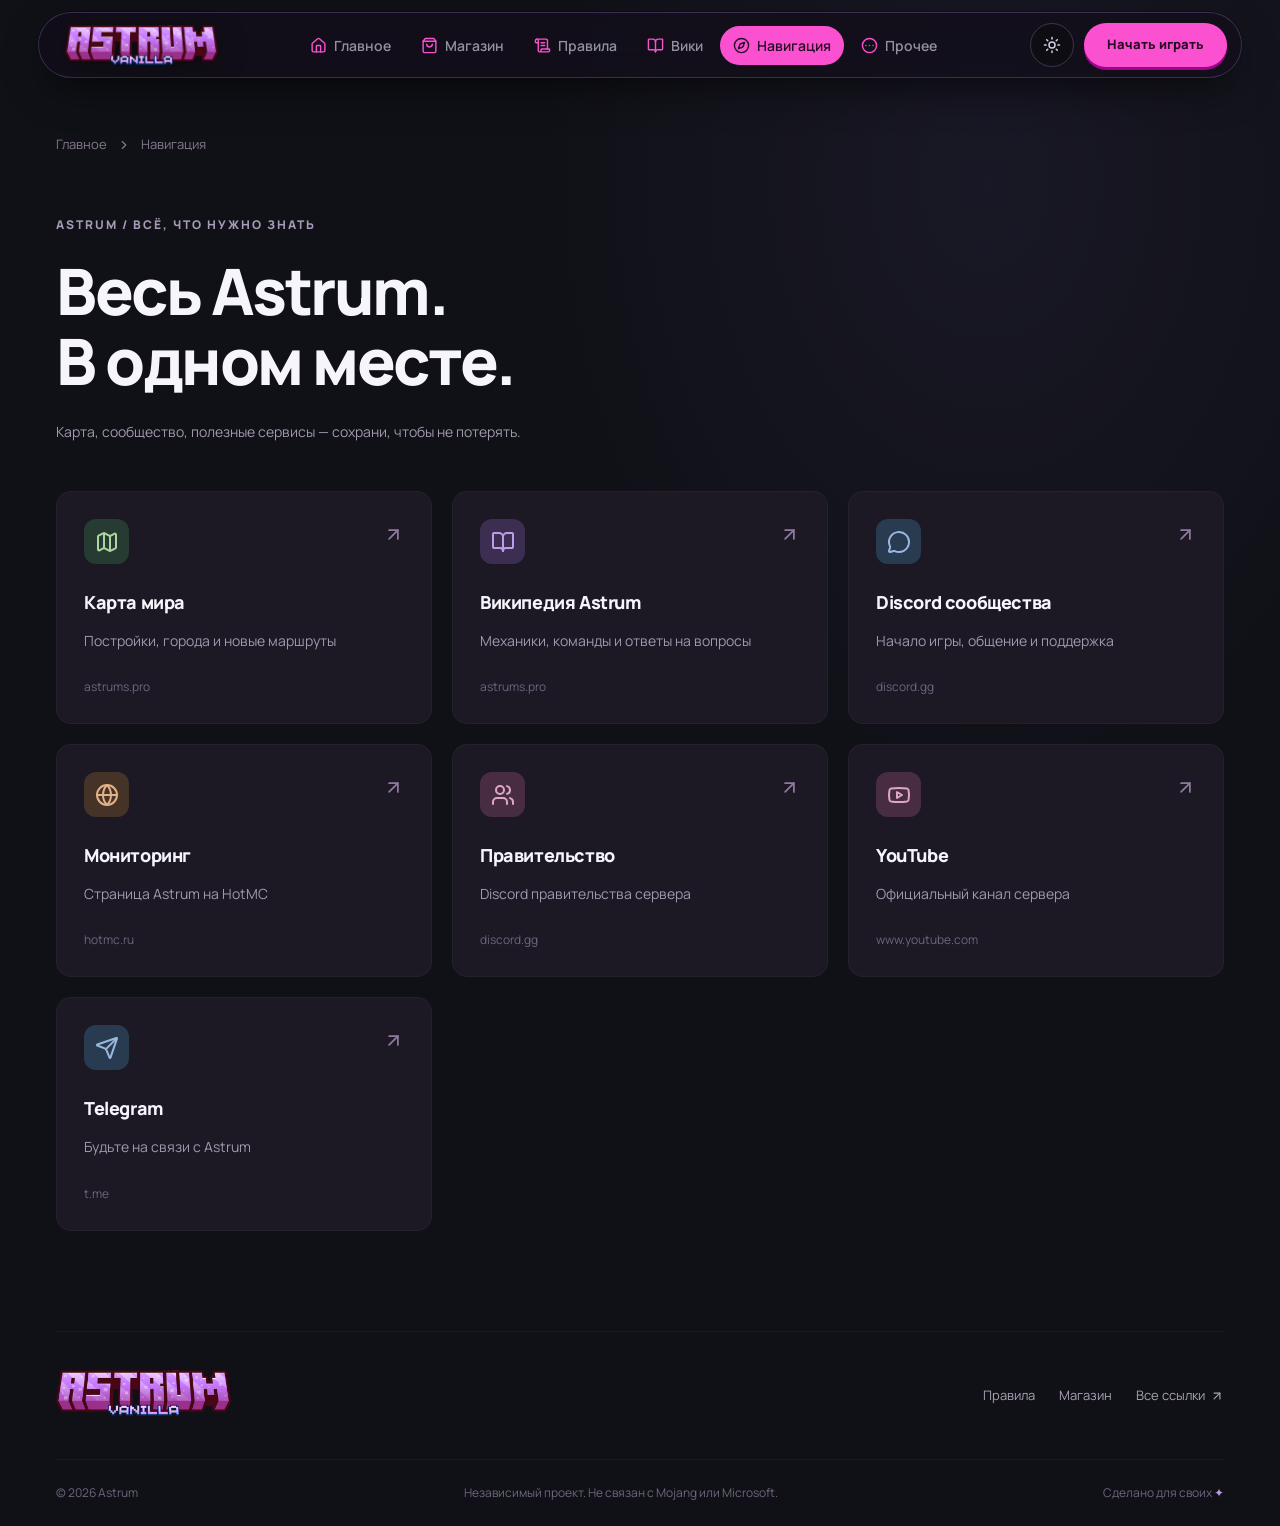
<file: navigation.html>
<!DOCTYPE html>
<html lang="ru">
<head>
<meta charset="utf-8">
<meta name="viewport" content="width=device-width, initial-scale=1">
<title>Навигация — Astrum</title>
<meta name="description" content="Ванильный Minecraft-сервер Astrum: необязательный РП, города и сообщество. Начни свою историю на astrums.pro.">
<meta property="og:type" content="website">
<meta property="og:site_name" content="ASTRUM">
<meta property="og:title" content="Навигация — Astrum">
<meta property="og:description" content="Ванильный Minecraft-сервер Astrum: необязательный РП, города и сообщество. Начни свою историю на astrums.pro.">
<meta property="og:url" content="https://ibronchikss.github.io/navigation.html">
<meta property="og:image" content="https://ibronchikss.github.io/assets/images/og-image.png">
<meta property="og:image:secure_url" content="https://ibronchikss.github.io/assets/images/og-image.png">
<meta property="og:image:type" content="image/png">
<meta property="og:image:width" content="1200">
<meta property="og:image:height" content="630">
<meta property="og:image:alt" content="Логотип Astrum — розовая планета из блоков">
<meta property="og:locale" content="ru_RU">
<meta name="twitter:card" content="summary_large_image">
<meta name="twitter:title" content="Навигация — Astrum">
<meta name="twitter:description" content="Ванильный Minecraft-сервер Astrum: необязательный РП, города и сообщество. Начни свою историю на astrums.pro.">
<meta name="twitter:image" content="https://ibronchikss.github.io/assets/images/og-image.png">
<meta name="theme-color" content="#101117">
<link rel="icon" type="image/png" href="assets/images/astrum-logo.png">
<script>try{var t=localStorage.getItem("astrum-theme");document.documentElement.setAttribute("data-theme",t==="light"?"light":"dark")}catch(e){document.documentElement.setAttribute("data-theme","dark")}</script>
<link rel="stylesheet" href="assets/css/style.css">
<link rel="stylesheet" href="assets/css/extra.css">
<link rel="stylesheet" href="assets/css/light.css">
</head>
<body class="antialiased">
<div class="astrum-site"><header class="site-header"><a class="brand brand-logo" href="index.html" aria-label="Astrum Vanilla — на главную"><img src="assets/images/astrum-wordmark.png" alt="Astrum Vanilla" width="640" height="168"></a><nav class="main-nav" aria-label="Главная навигация"><a class="" href="index.html"><svg class="nav-icon" xmlns="http://www.w3.org/2000/svg" width="20" height="20" viewBox="0 0 24 24" fill="none" stroke="currentColor" stroke-width="2" stroke-linecap="round" stroke-linejoin="round" aria-hidden="true"><path d="M15 21v-8a1 1 0 0 0-1-1h-4a1 1 0 0 0-1 1v8"></path><path d="M3 10a2 2 0 0 1 .709-1.528l7-5.999a2 2 0 0 1 2.582 0l7 5.999A2 2 0 0 1 21 10v9a2 2 0 0 1-2 2H5a2 2 0 0 1-2-2z"></path></svg><span>Главное</span></a><a class="" href="shop.html"><svg class="nav-icon" xmlns="http://www.w3.org/2000/svg" width="20" height="20" viewBox="0 0 24 24" fill="none" stroke="currentColor" stroke-width="2" stroke-linecap="round" stroke-linejoin="round" aria-hidden="true"><path d="M6 2 3 6v14a2 2 0 0 0 2 2h14a2 2 0 0 0 2-2V6l-3-4Z"></path><path d="M3 6h18"></path><path d="M16 10a4 4 0 0 1-8 0"></path></svg><span>Магазин</span></a><a class="" href="rules.html"><svg class="nav-icon" xmlns="http://www.w3.org/2000/svg" width="20" height="20" viewBox="0 0 24 24" fill="none" stroke="currentColor" stroke-width="2" stroke-linecap="round" stroke-linejoin="round" aria-hidden="true"><path d="M15 12h-5"></path><path d="M15 8h-5"></path><path d="M19 17V5a2 2 0 0 0-2-2H4"></path><path d="M8 21h12a2 2 0 0 0 2-2v-1a1 1 0 0 0-1-1H11a1 1 0 0 0-1 1v1a2 2 0 1 1-4 0V5a2 2 0 1 0-4 0v2a1 1 0 0 0 1 1h3"></path></svg><span>Правила</span></a><a class="" href="wiki.html"><svg class="nav-icon" xmlns="http://www.w3.org/2000/svg" width="20" height="20" viewBox="0 0 24 24" fill="none" stroke="currentColor" stroke-width="2" stroke-linecap="round" stroke-linejoin="round" aria-hidden="true"><path d="M12 7v14"></path><path d="M3 18a1 1 0 0 1-1-1V4a1 1 0 0 1 1-1h5a4 4 0 0 1 4 4 4 4 0 0 1 4-4h5a1 1 0 0 1 1 1v13a1 1 0 0 1-1 1h-6a3 3 0 0 0-3 3 3 3 0 0 0-3-3z"></path></svg><span>Вики</span></a><a class="active" aria-current="page" href="navigation.html"><svg class="nav-icon" xmlns="http://www.w3.org/2000/svg" width="20" height="20" viewBox="0 0 24 24" fill="none" stroke="currentColor" stroke-width="2" stroke-linecap="round" stroke-linejoin="round" aria-hidden="true"><circle cx="12" cy="12" r="10"></circle><path d="m16.24 7.76-1.804 5.411a2 2 0 0 1-1.265 1.265L7.76 16.24l1.804-5.411a2 2 0 0 1 1.265-1.265z"></path></svg><span>Навигация</span></a><a class="" href="more.html"><svg class="nav-icon" xmlns="http://www.w3.org/2000/svg" width="20" height="20" viewBox="0 0 24 24" fill="none" stroke="currentColor" stroke-width="2" stroke-linecap="round" stroke-linejoin="round" aria-hidden="true"><circle cx="12" cy="12" r="10"></circle><path d="M17 12h.01"></path><path d="M12 12h.01"></path><path d="M7 12h.01"></path></svg><span>Прочее</span></a></nav><div class="header-tools"><button class="theme-toggle" type="button" aria-label="Сменить тему: светлая или тёмная" title="Сменить тему"><svg class="icon-sun" xmlns="http://www.w3.org/2000/svg" width="18" height="18" viewBox="0 0 24 24" fill="none" stroke="currentColor" stroke-width="2" stroke-linecap="round" stroke-linejoin="round" aria-hidden="true"><circle cx="12" cy="12" r="4"></circle><path d="M12 2v2"></path><path d="M12 20v2"></path><path d="m4.93 4.93 1.41 1.41"></path><path d="m17.66 17.66 1.41 1.41"></path><path d="M2 12h2"></path><path d="M20 12h2"></path><path d="m6.34 17.66-1.41 1.41"></path><path d="m19.07 4.93-1.41 1.41"></path></svg><svg class="icon-moon" xmlns="http://www.w3.org/2000/svg" width="18" height="18" viewBox="0 0 24 24" fill="none" stroke="currentColor" stroke-width="2" stroke-linecap="round" stroke-linejoin="round" aria-hidden="true"><path d="M12 3a6 6 0 0 0 9 9 9 9 0 1 1-9-9Z"></path></svg></button><a href="https://discord.gg/phRQ59Pmp" target="_blank" rel="noopener noreferrer" class="header-cta"><span>Начать играть</span></a></div><button class="menu-toggle" aria-label="Открыть меню"><svg xmlns="http://www.w3.org/2000/svg" width="24" height="24" viewBox="0 0 24 24" fill="none" stroke="currentColor" stroke-width="2" stroke-linecap="round" stroke-linejoin="round" class="lucide lucide-menu" aria-hidden="true"><path d="M4 5h16"></path><path d="M4 12h16"></path><path d="M4 19h16"></path></svg></button></header><main><section class="wrap inner-page"><div class="breadcrumbs"><a href="index.html">Главное</a><svg xmlns="http://www.w3.org/2000/svg" width="14" height="14" viewBox="0 0 24 24" fill="none" stroke="currentColor" stroke-width="2" stroke-linecap="round" stroke-linejoin="round" class="lucide lucide-chevron-right" aria-hidden="true"><path d="m9 18 6-6-6-6"></path></svg><span>Навигация</span></div><span class="eyebrow">ASTRUM / ВСЁ, ЧТО НУЖНО ЗНАТЬ</span><h1>Весь Astrum.
В одном месте.</h1><p class="page-intro">Карта, сообщество, полезные сервисы — сохрани, чтобы не потерять.</p><div class="resource-grid"><a href="https://astrums.pro/map" target="_blank" rel="noopener noreferrer" class="resource-card"><span class="feature-icon green"><svg xmlns="http://www.w3.org/2000/svg" width="24" height="24" viewBox="0 0 24 24" fill="none" stroke="currentColor" stroke-width="2" stroke-linecap="round" stroke-linejoin="round" class="lucide lucide-map" aria-hidden="true"><path d="M14.106 5.553a2 2 0 0 0 1.788 0l3.659-1.83A1 1 0 0 1 21 4.619v12.764a1 1 0 0 1-.553.894l-4.553 2.277a2 2 0 0 1-1.788 0l-4.212-2.106a2 2 0 0 0-1.788 0l-3.659 1.83A1 1 0 0 1 3 19.381V6.618a1 1 0 0 1 .553-.894l4.553-2.277a2 2 0 0 1 1.788 0z"></path><path d="M15 5.764v15"></path><path d="M9 3.236v15"></path></svg></span><svg xmlns="http://www.w3.org/2000/svg" width="21" height="21" viewBox="0 0 24 24" fill="none" stroke="currentColor" stroke-width="2" stroke-linecap="round" stroke-linejoin="round" class="lucide lucide-arrow-up-right resource-arrow" aria-hidden="true"><path d="M7 7h10v10"></path><path d="M7 17 17 7"></path></svg><h3>Карта мира</h3><p>Постройки, города и новые маршруты</p><small>astrums.pro</small></a><a href="https://astrums.pro/wiki" target="_blank" rel="noopener noreferrer" class="resource-card"><span class="feature-icon purple"><svg xmlns="http://www.w3.org/2000/svg" width="24" height="24" viewBox="0 0 24 24" fill="none" stroke="currentColor" stroke-width="2" stroke-linecap="round" stroke-linejoin="round" class="lucide lucide-book-open" aria-hidden="true"><path d="M12 7v14"></path><path d="M3 18a1 1 0 0 1-1-1V4a1 1 0 0 1 1-1h5a4 4 0 0 1 4 4 4 4 0 0 1 4-4h5a1 1 0 0 1 1 1v13a1 1 0 0 1-1 1h-6a3 3 0 0 0-3 3 3 3 0 0 0-3-3z"></path></svg></span><svg xmlns="http://www.w3.org/2000/svg" width="21" height="21" viewBox="0 0 24 24" fill="none" stroke="currentColor" stroke-width="2" stroke-linecap="round" stroke-linejoin="round" class="lucide lucide-arrow-up-right resource-arrow" aria-hidden="true"><path d="M7 7h10v10"></path><path d="M7 17 17 7"></path></svg><h3>Википедия Astrum</h3><p>Механики, команды и ответы на вопросы</p><small>astrums.pro</small></a><a href="https://discord.gg/phRQ59Pmp" target="_blank" rel="noopener noreferrer" class="resource-card"><span class="feature-icon blue"><svg xmlns="http://www.w3.org/2000/svg" width="24" height="24" viewBox="0 0 24 24" fill="none" stroke="currentColor" stroke-width="2" stroke-linecap="round" stroke-linejoin="round" class="lucide lucide-message-circle" aria-hidden="true"><path d="M2.992 16.342a2 2 0 0 1 .094 1.167l-1.065 3.29a1 1 0 0 0 1.236 1.168l3.413-.998a2 2 0 0 1 1.099.092 10 10 0 1 0-4.777-4.719"></path></svg></span><svg xmlns="http://www.w3.org/2000/svg" width="21" height="21" viewBox="0 0 24 24" fill="none" stroke="currentColor" stroke-width="2" stroke-linecap="round" stroke-linejoin="round" class="lucide lucide-arrow-up-right resource-arrow" aria-hidden="true"><path d="M7 7h10v10"></path><path d="M7 17 17 7"></path></svg><h3>Discord сообщества</h3><p>Начало игры, общение и поддержка</p><small>discord.gg</small></a><a href="https://hotmc.ru/minecraft-server-261288" target="_blank" rel="noopener noreferrer" class="resource-card"><span class="feature-icon orange"><svg xmlns="http://www.w3.org/2000/svg" width="24" height="24" viewBox="0 0 24 24" fill="none" stroke="currentColor" stroke-width="2" stroke-linecap="round" stroke-linejoin="round" class="lucide lucide-globe" aria-hidden="true"><circle cx="12" cy="12" r="10"></circle><path d="M12 2a14.5 14.5 0 0 0 0 20 14.5 14.5 0 0 0 0-20"></path><path d="M2 12h20"></path></svg></span><svg xmlns="http://www.w3.org/2000/svg" width="21" height="21" viewBox="0 0 24 24" fill="none" stroke="currentColor" stroke-width="2" stroke-linecap="round" stroke-linejoin="round" class="lucide lucide-arrow-up-right resource-arrow" aria-hidden="true"><path d="M7 7h10v10"></path><path d="M7 17 17 7"></path></svg><h3>Мониторинг</h3><p>Страница Astrum на HotMC</p><small>hotmc.ru</small></a><a href="https://discord.gg/wWwMPuhadf" target="_blank" rel="noopener noreferrer" class="resource-card"><span class="feature-icon pink"><svg xmlns="http://www.w3.org/2000/svg" width="24" height="24" viewBox="0 0 24 24" fill="none" stroke="currentColor" stroke-width="2" stroke-linecap="round" stroke-linejoin="round" class="lucide lucide-users" aria-hidden="true"><path d="M16 21v-2a4 4 0 0 0-4-4H6a4 4 0 0 0-4 4v2"></path><path d="M16 3.128a4 4 0 0 1 0 7.744"></path><path d="M22 21v-2a4 4 0 0 0-3-3.87"></path><circle cx="9" cy="7" r="4"></circle></svg></span><svg xmlns="http://www.w3.org/2000/svg" width="21" height="21" viewBox="0 0 24 24" fill="none" stroke="currentColor" stroke-width="2" stroke-linecap="round" stroke-linejoin="round" class="lucide lucide-arrow-up-right resource-arrow" aria-hidden="true"><path d="M7 7h10v10"></path><path d="M7 17 17 7"></path></svg><h3>Правительство</h3><p>Discord правительства сервера</p><small>discord.gg</small></a><a href="https://www.youtube.com/@Astrum_mc" target="_blank" rel="noopener noreferrer" class="resource-card"><span class="feature-icon pink"><svg xmlns="http://www.w3.org/2000/svg" width="24" height="24" viewBox="0 0 24 24" fill="none" stroke="currentColor" stroke-width="2" stroke-linecap="round" stroke-linejoin="round" class="lucide lucide-youtube" aria-hidden="true"><path d="M2.5 17a24.12 24.12 0 0 1 0-10 2 2 0 0 1 1.4-1.4 49.56 49.56 0 0 1 16.2 0A2 2 0 0 1 21.5 7a24.12 24.12 0 0 1 0 10 2 2 0 0 1-1.4 1.4 49.55 49.55 0 0 1-16.2 0A2 2 0 0 1 2.5 17"></path><path d="m10 15 5-3-5-3z"></path></svg></span><svg xmlns="http://www.w3.org/2000/svg" width="21" height="21" viewBox="0 0 24 24" fill="none" stroke="currentColor" stroke-width="2" stroke-linecap="round" stroke-linejoin="round" class="lucide lucide-arrow-up-right resource-arrow" aria-hidden="true"><path d="M7 7h10v10"></path><path d="M7 17 17 7"></path></svg><h3>YouTube</h3><p>Официальный канал сервера</p><small>www.youtube.com</small></a><a href="https://t.me/ast_mc" target="_blank" rel="noopener noreferrer" class="resource-card"><span class="feature-icon blue"><svg xmlns="http://www.w3.org/2000/svg" width="24" height="24" viewBox="0 0 24 24" fill="none" stroke="currentColor" stroke-width="2" stroke-linecap="round" stroke-linejoin="round" class="lucide lucide-send" aria-hidden="true"><path d="M14.536 21.686a.5.5 0 0 0 .937-.024l6.5-19a.496.496 0 0 0-.635-.635l-19 6.5a.5.5 0 0 0-.024.937l7.93 3.18a2 2 0 0 1 1.112 1.11z"></path><path d="m21.854 2.147-10.94 10.939"></path></svg></span><svg xmlns="http://www.w3.org/2000/svg" width="21" height="21" viewBox="0 0 24 24" fill="none" stroke="currentColor" stroke-width="2" stroke-linecap="round" stroke-linejoin="round" class="lucide lucide-arrow-up-right resource-arrow" aria-hidden="true"><path d="M7 7h10v10"></path><path d="M7 17 17 7"></path></svg><h3>Telegram</h3><p>Будьте на связи с Astrum</p><small>t.me</small></a></div></section></main><footer class="site-footer wrap"><div class="footer-top"><div class="footer-brand"><a class="brand brand-logo footer-logo" href="index.html" aria-label="Astrum Vanilla — на главную"><img src="assets/images/astrum-wordmark.png" alt="Astrum Vanilla" width="640" height="168" loading="lazy"></a></div><div class="footer-links"><a href="rules.html">Правила</a><a href="shop.html">Магазин</a><a href="navigation.html">Все ссылки <svg xmlns="http://www.w3.org/2000/svg" width="14" height="14" viewBox="0 0 24 24" fill="none" stroke="currentColor" stroke-width="2" stroke-linecap="round" stroke-linejoin="round" class="lucide lucide-arrow-up-right" aria-hidden="true"><path d="M7 7h10v10"></path><path d="M7 17 17 7"></path></svg></a></div></div><div class="footer-bottom"><span>© 2026 Astrum</span><span>Независимый проект. Не связан с Mojang или Microsoft.</span><span>Сделано для своих <span class="accent">✦</span></span></div></footer></div>
<script src="assets/js/main.js" defer></script>
</body>
</html>
</file>
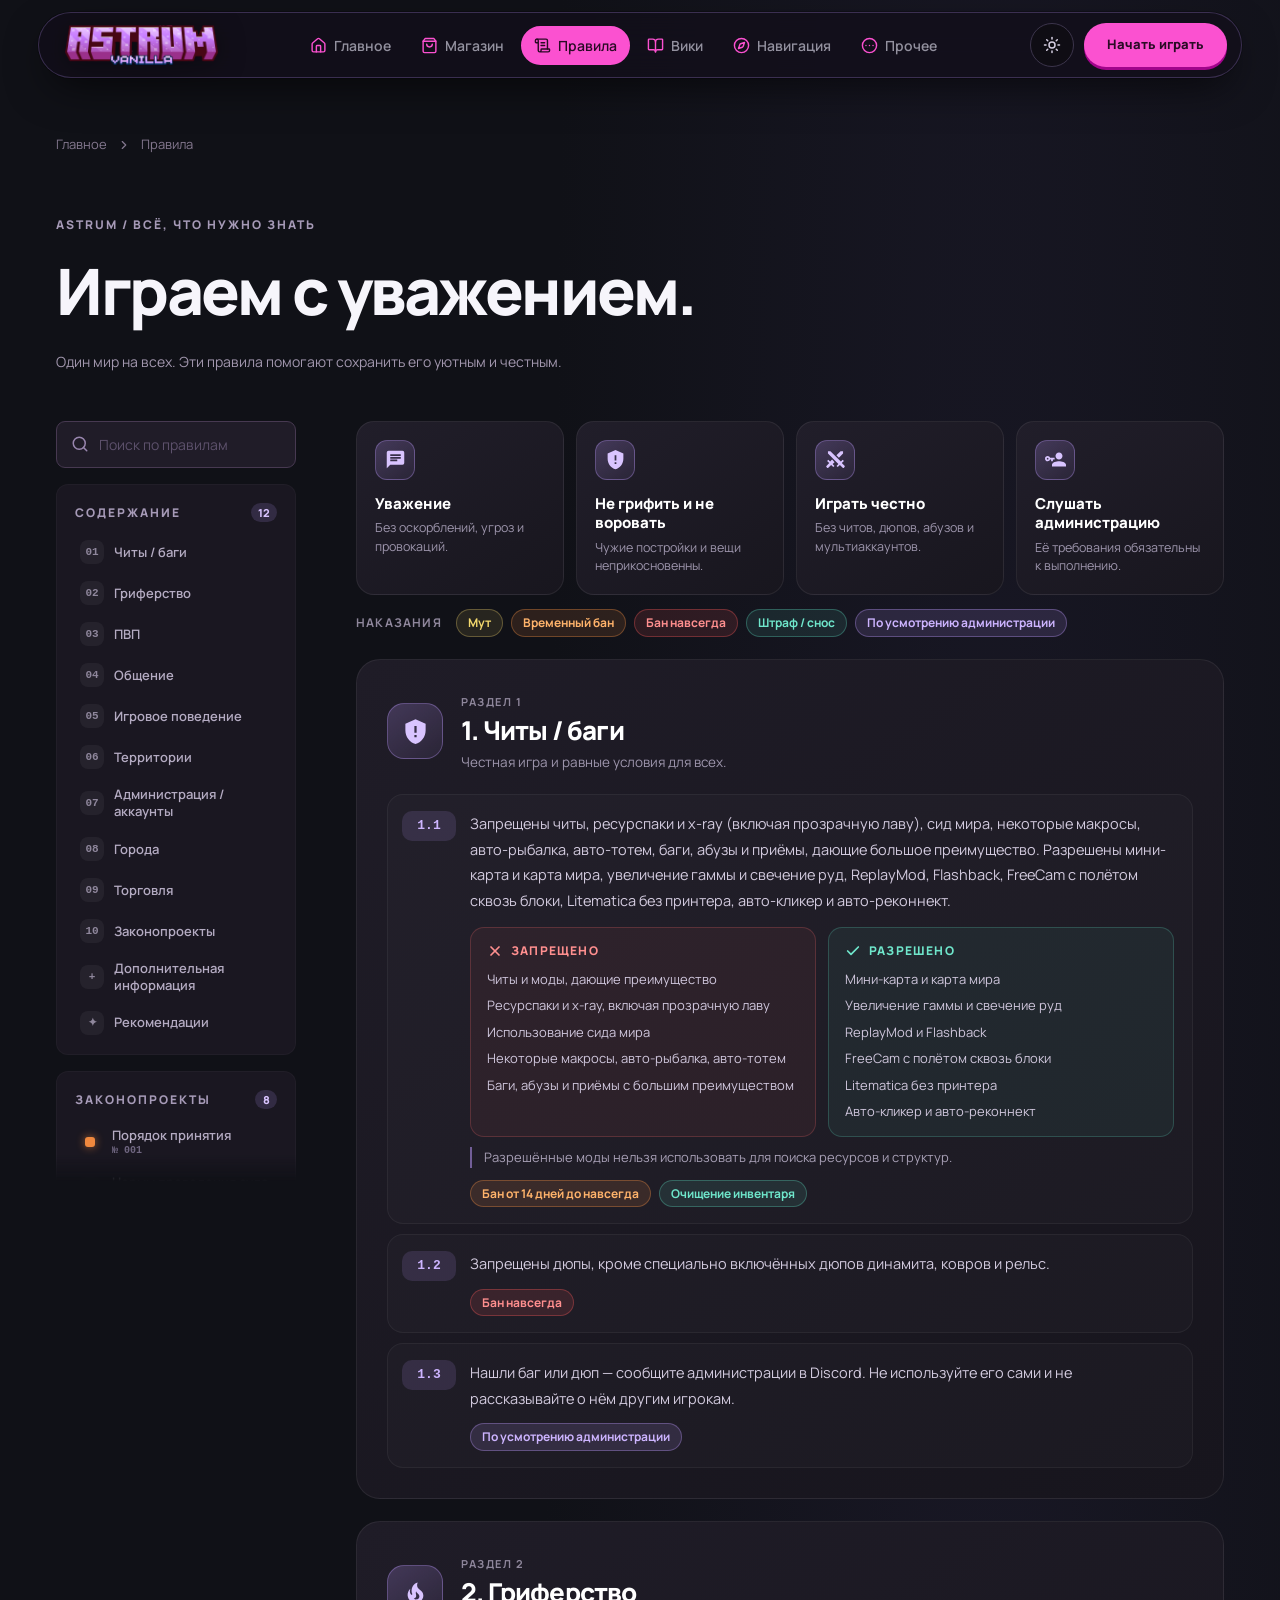
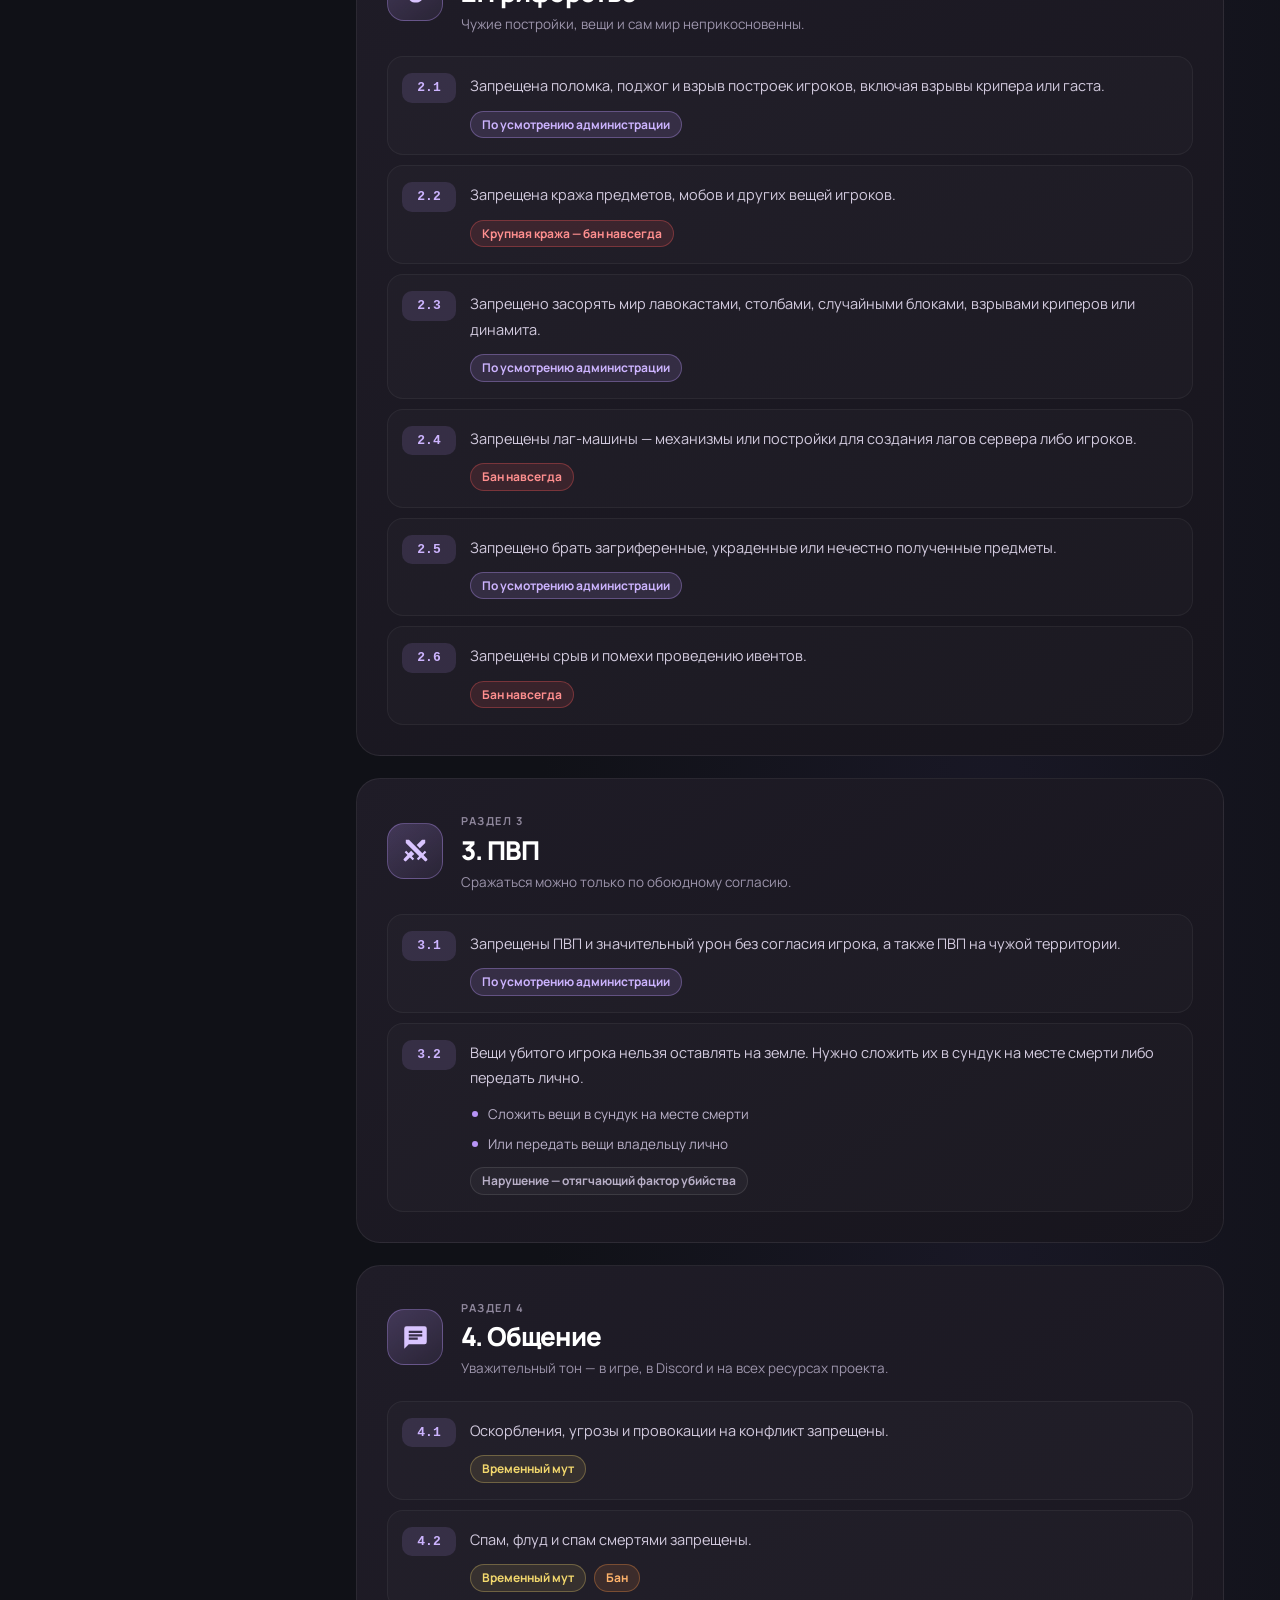
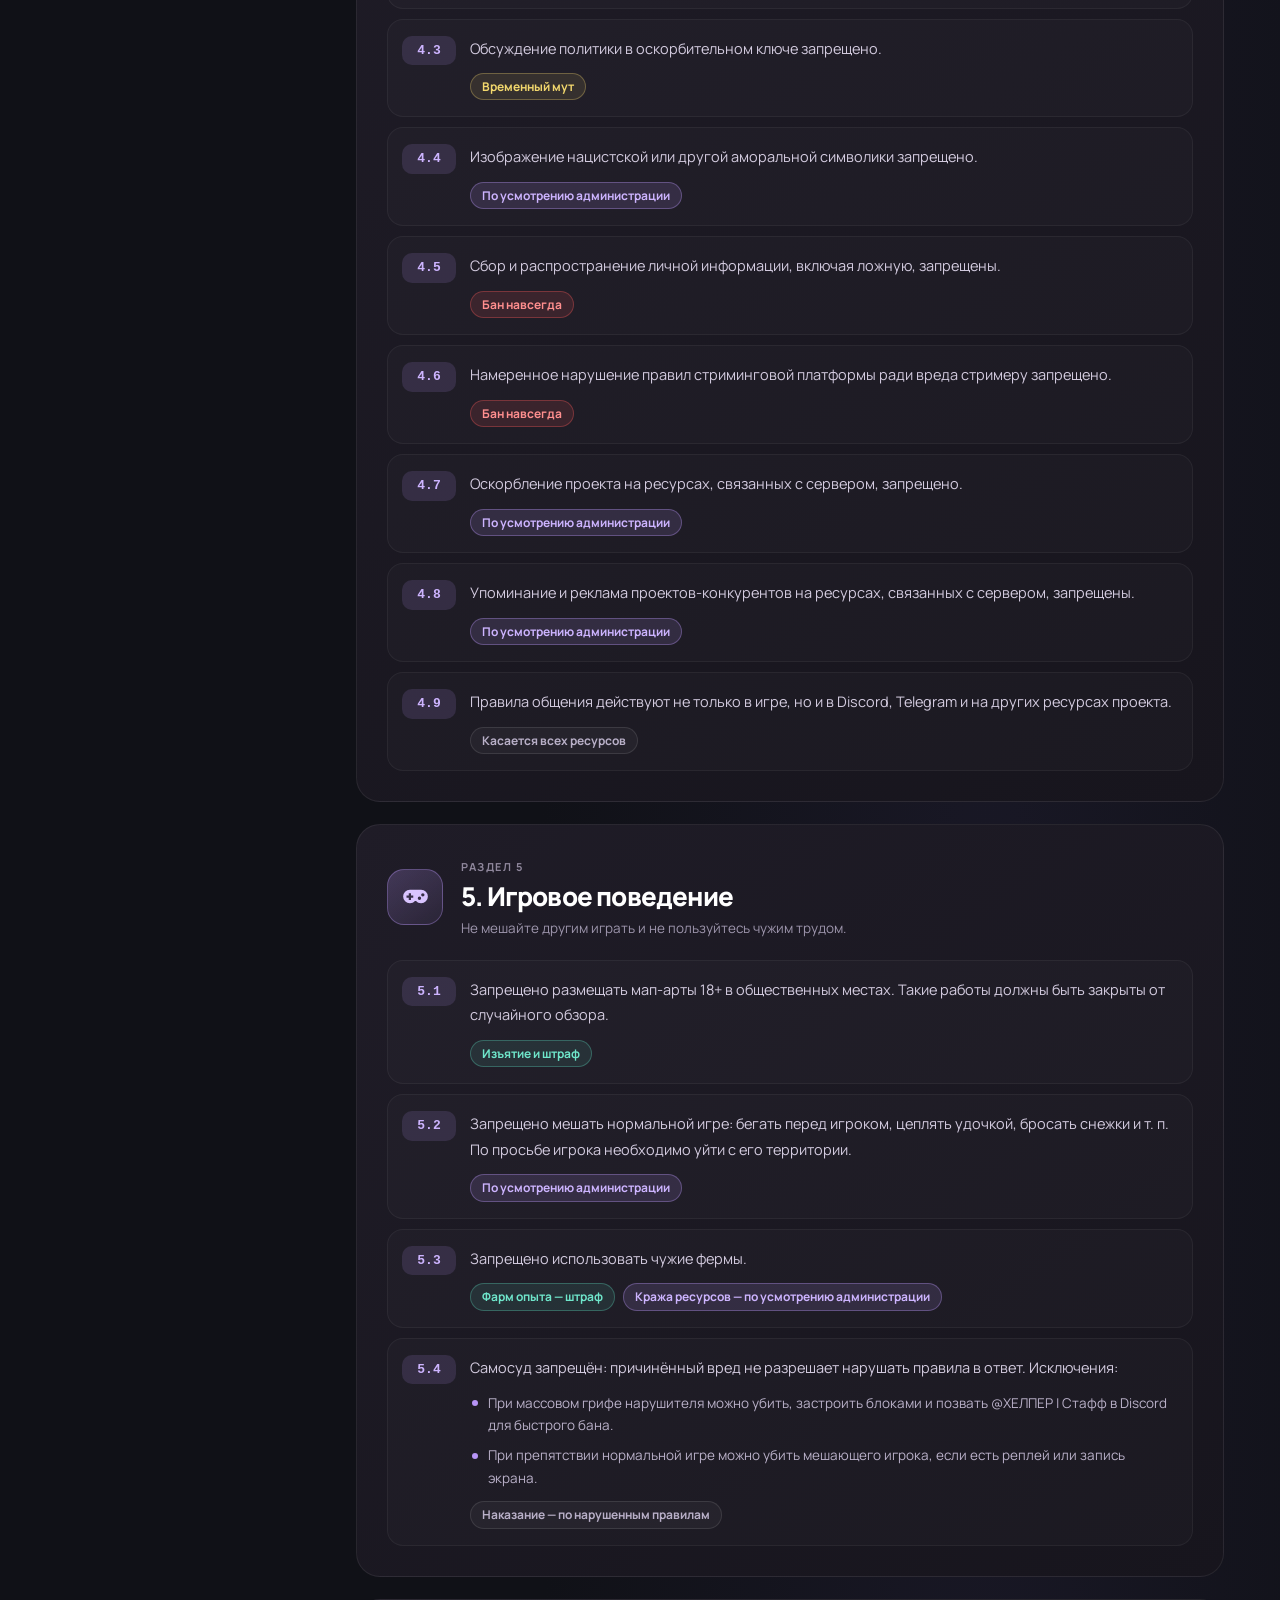
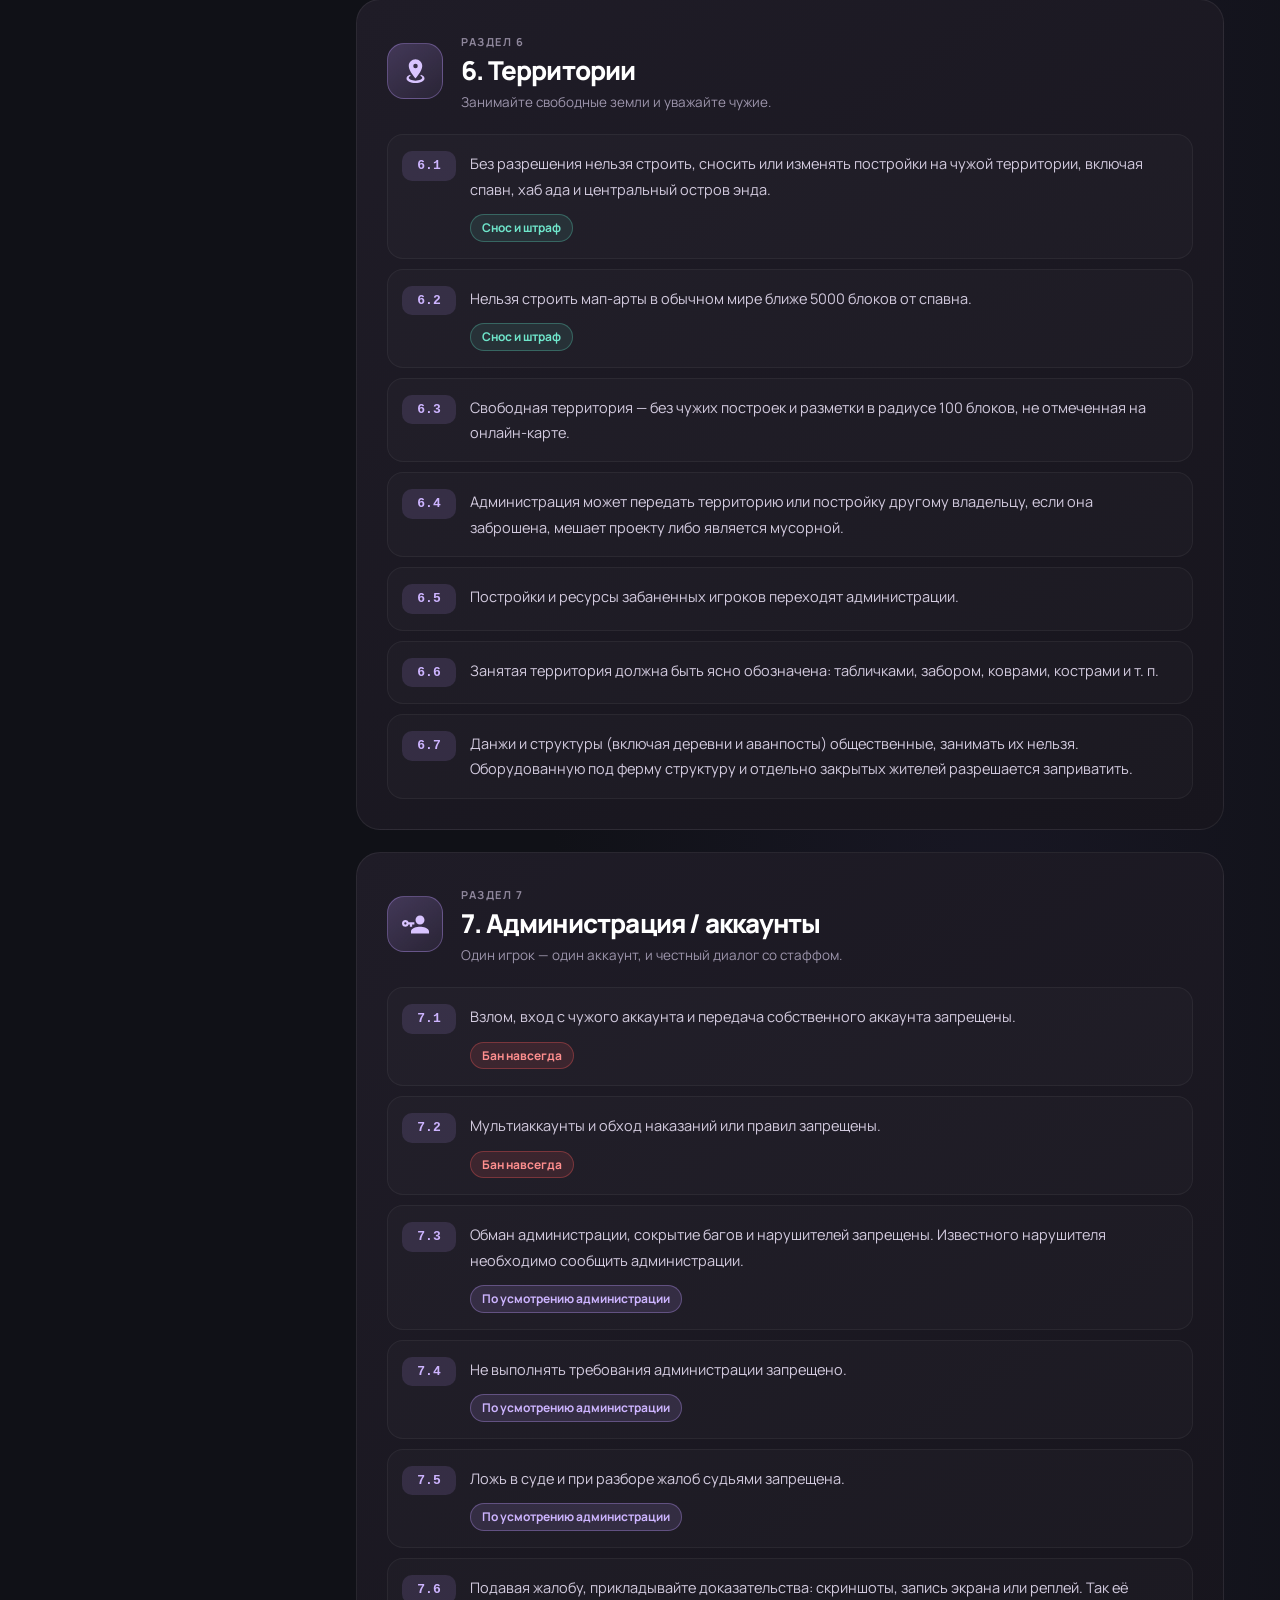
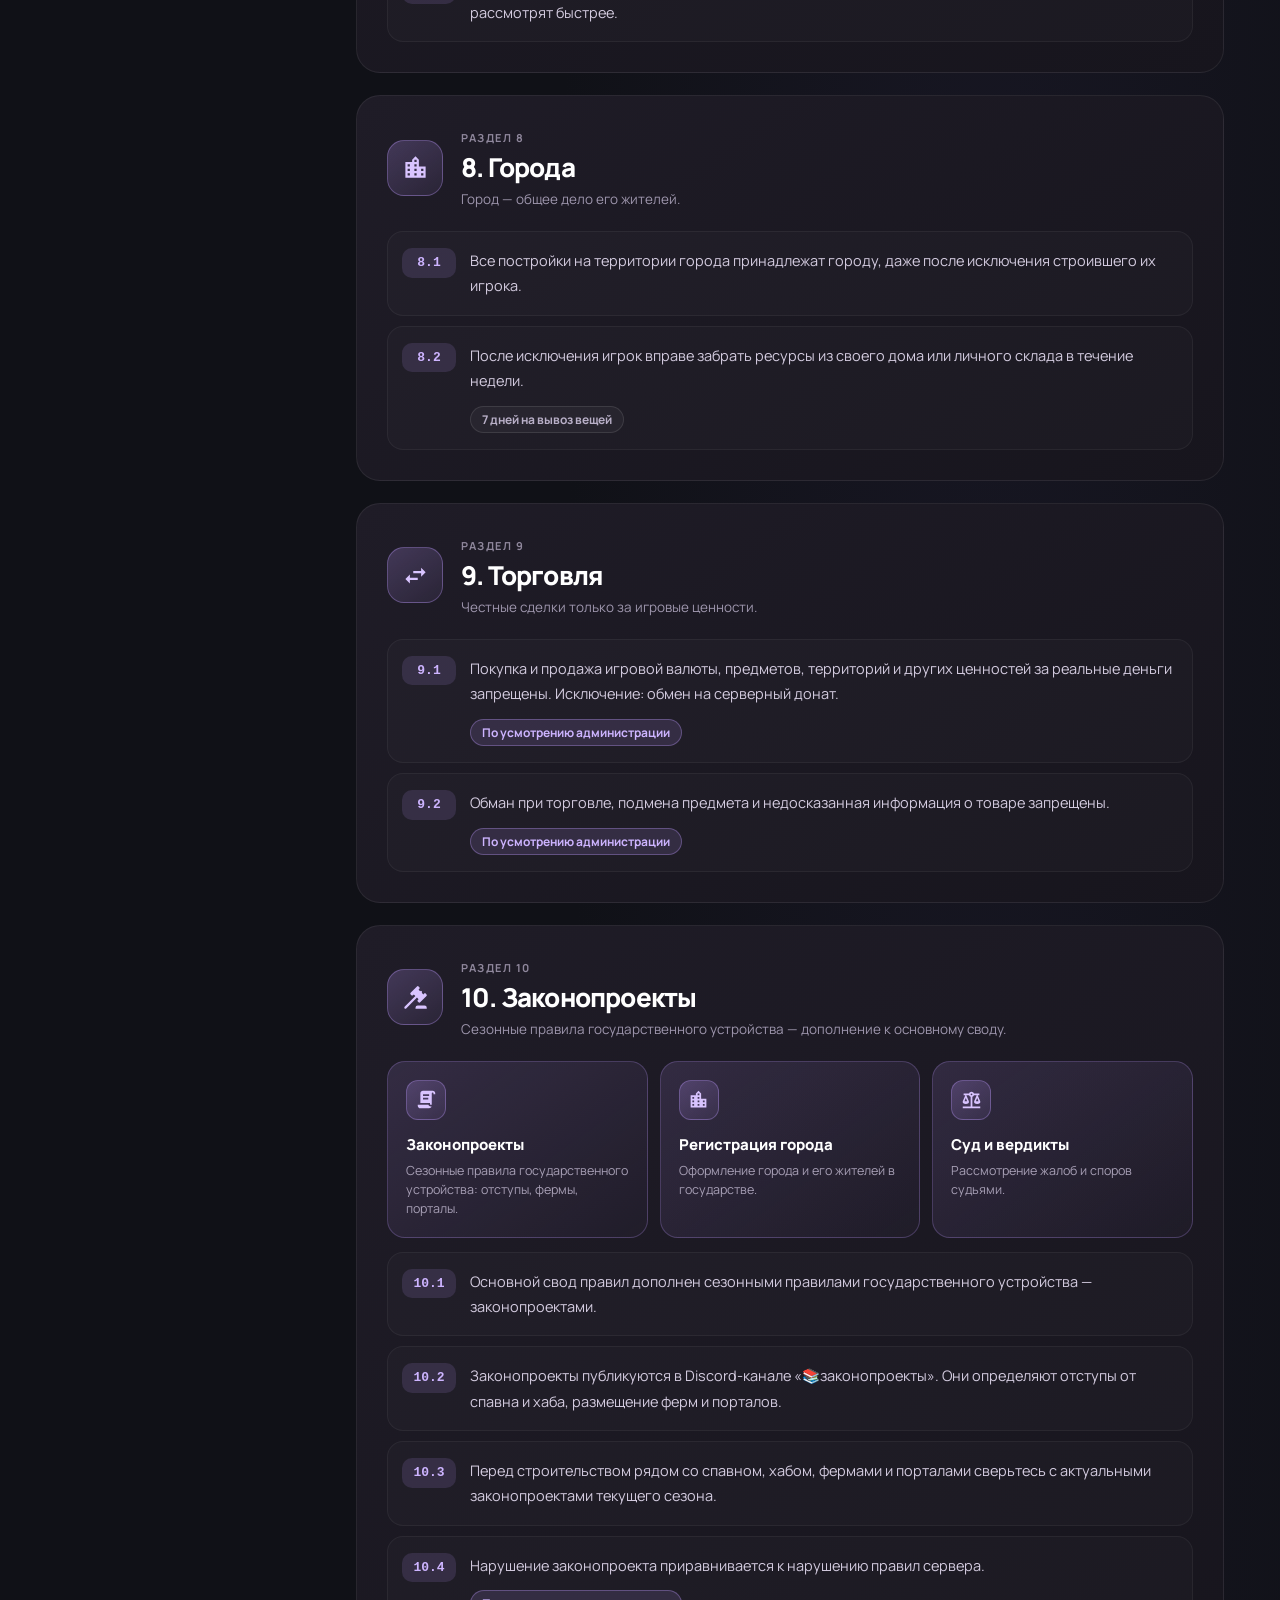
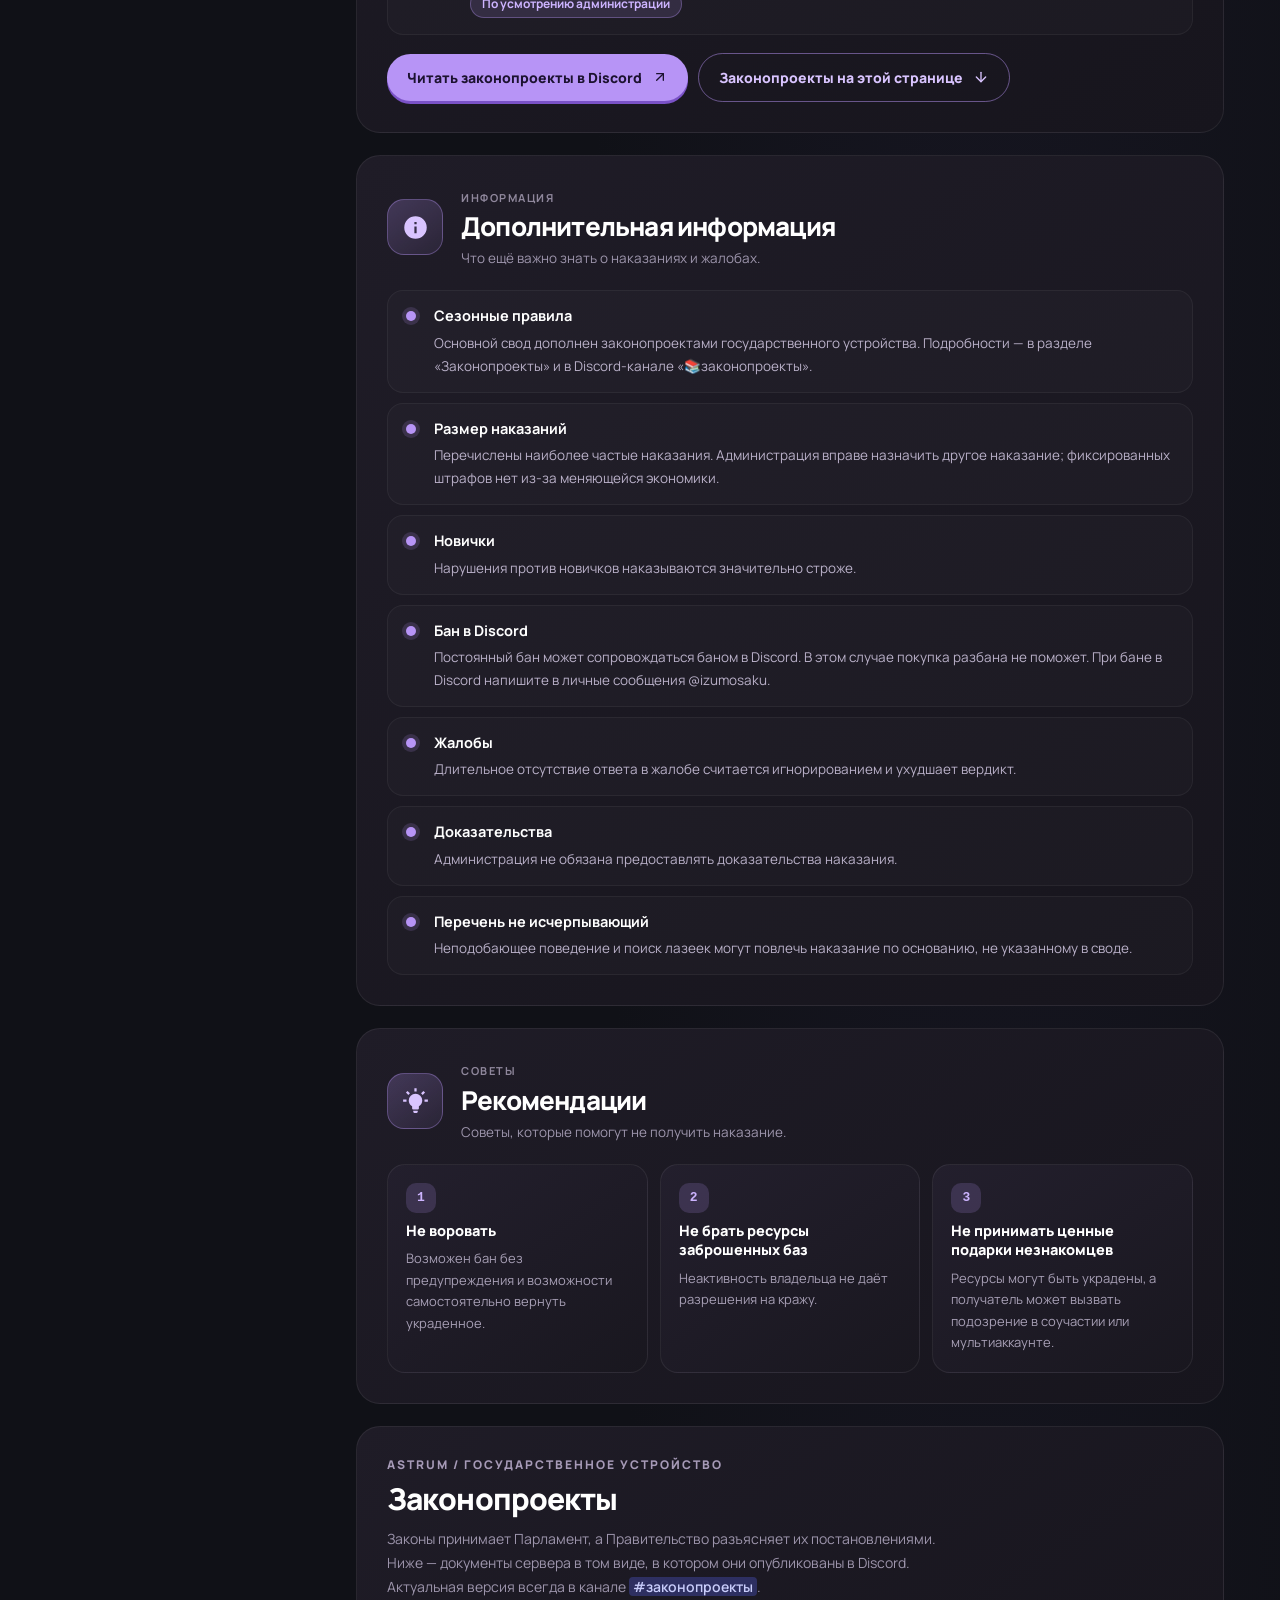
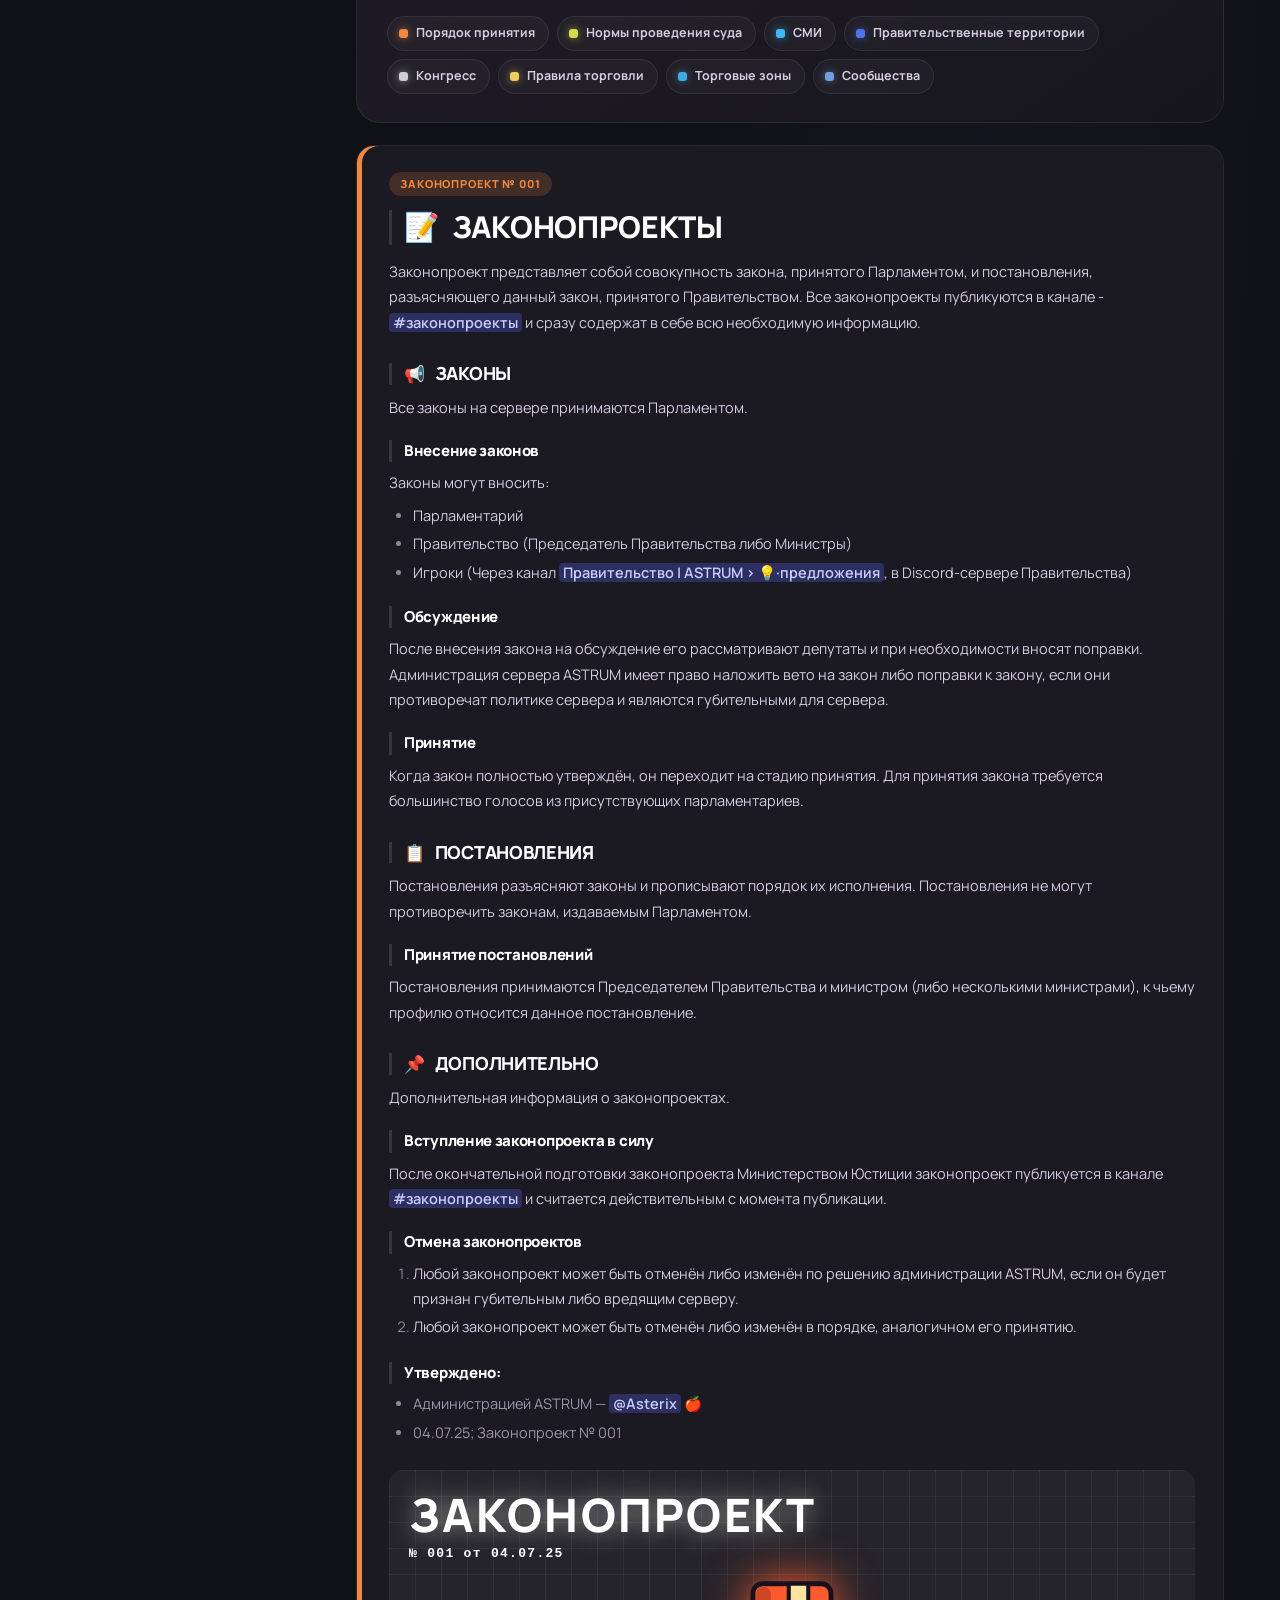
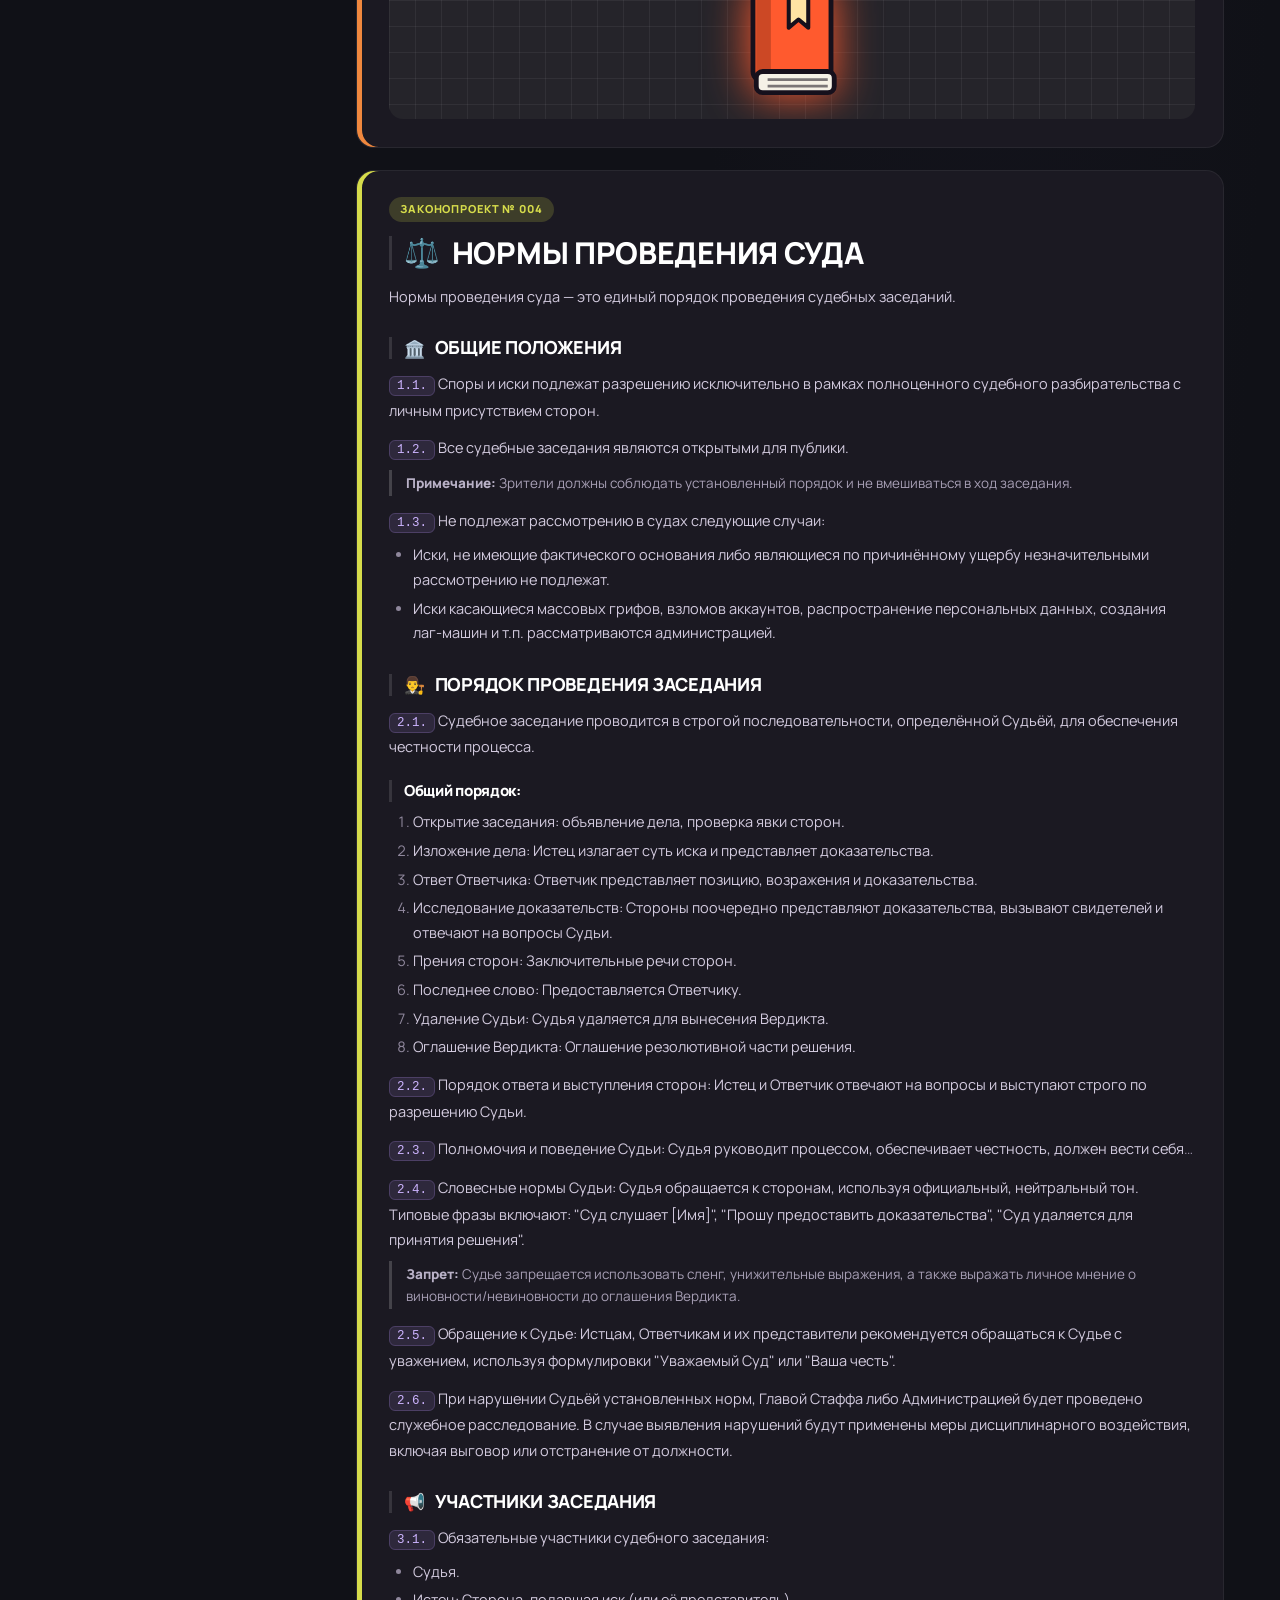
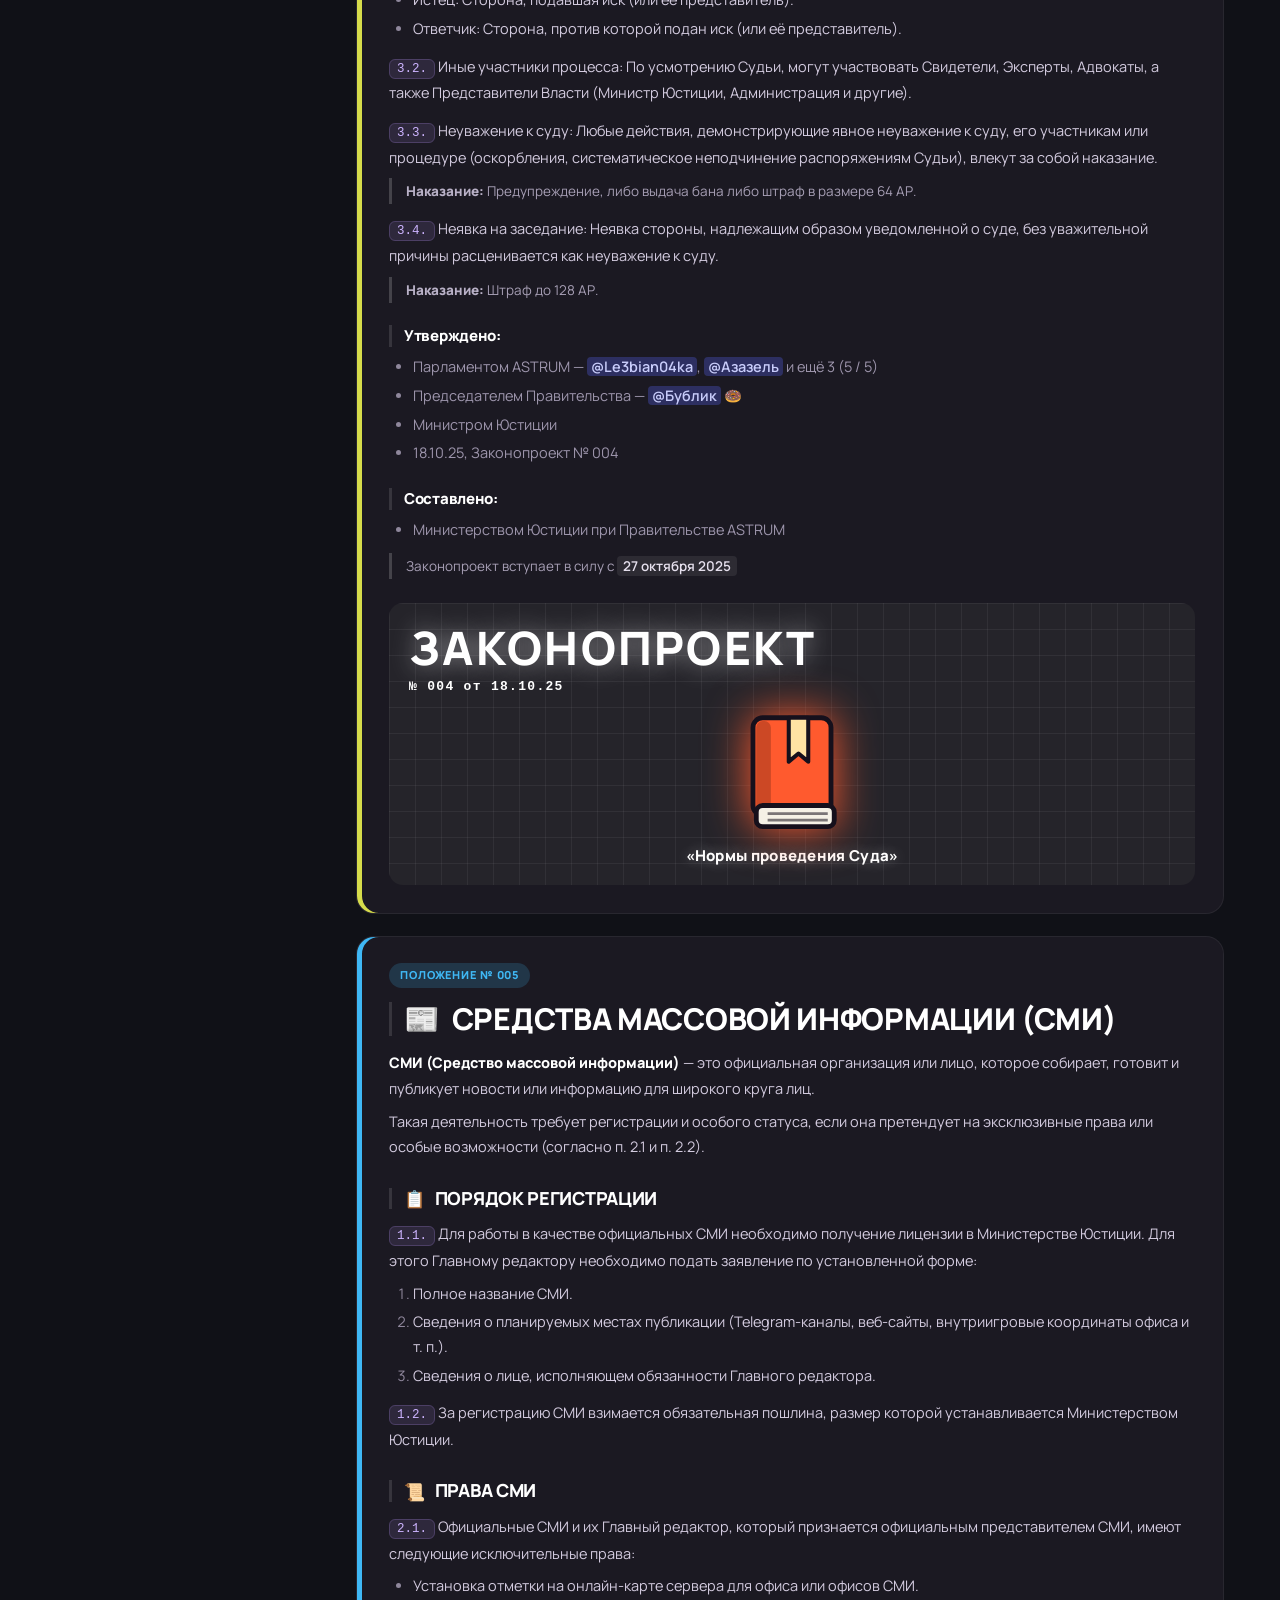
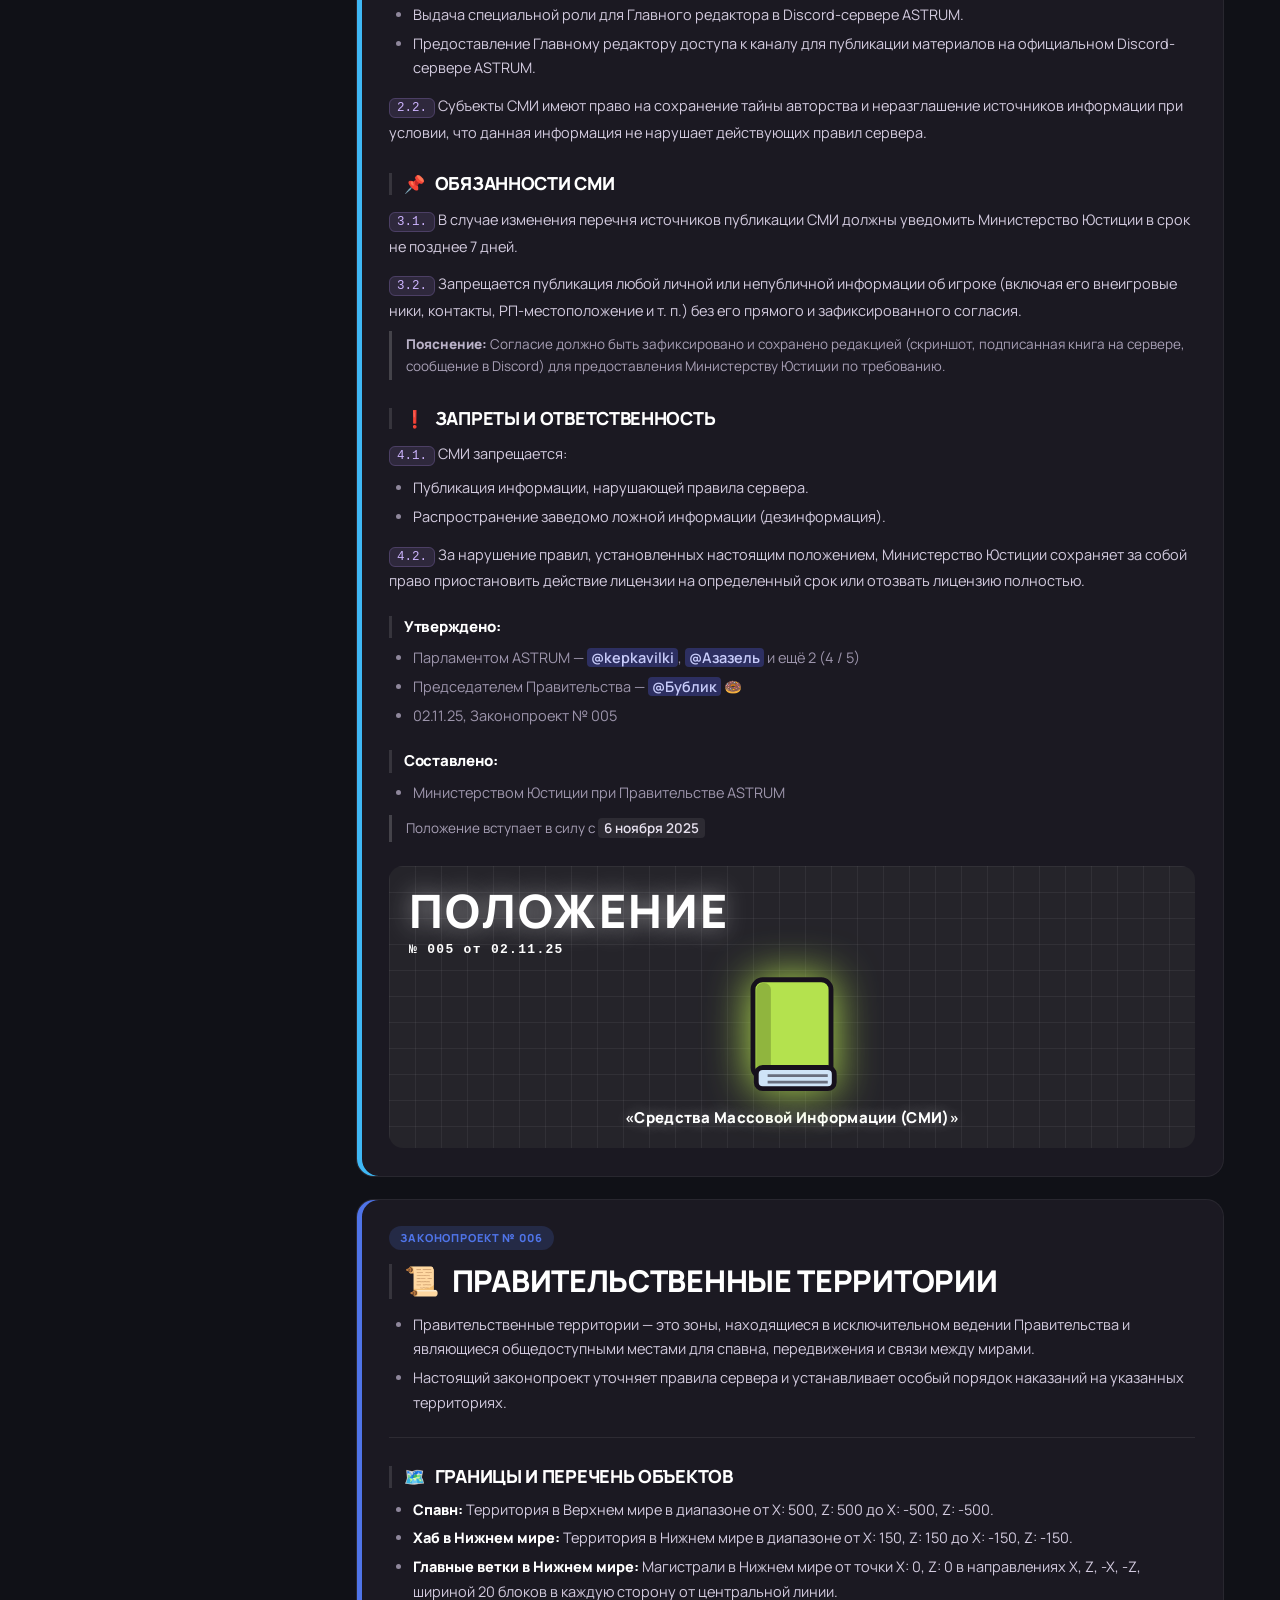
<file: rules.html>
<!DOCTYPE html>
<html lang="ru">
<head>
<meta charset="utf-8">
<meta name="viewport" content="width=device-width, initial-scale=1">
<title>Правила — Astrum</title>
<meta name="description" content="Ванильный Minecraft-сервер Astrum: необязательный РП, города и сообщество. Начни свою историю на astrums.pro.">
<meta property="og:type" content="website">
<meta property="og:site_name" content="ASTRUM">
<meta property="og:title" content="Правила — Astrum">
<meta property="og:description" content="Ванильный Minecraft-сервер Astrum: необязательный РП, города и сообщество. Начни свою историю на astrums.pro.">
<meta property="og:url" content="https://ibronchikss.github.io/rules.html">
<meta property="og:image" content="https://ibronchikss.github.io/assets/images/og-image.png">
<meta property="og:image:secure_url" content="https://ibronchikss.github.io/assets/images/og-image.png">
<meta property="og:image:type" content="image/png">
<meta property="og:image:width" content="1200">
<meta property="og:image:height" content="630">
<meta property="og:image:alt" content="Логотип Astrum — розовая планета из блоков">
<meta property="og:locale" content="ru_RU">
<meta name="twitter:card" content="summary_large_image">
<meta name="twitter:title" content="Правила — Astrum">
<meta name="twitter:description" content="Ванильный Minecraft-сервер Astrum: необязательный РП, города и сообщество. Начни свою историю на astrums.pro.">
<meta name="twitter:image" content="https://ibronchikss.github.io/assets/images/og-image.png">
<meta name="theme-color" content="#101117">
<link rel="icon" type="image/png" href="assets/images/astrum-logo.png">
<script>try{var t=localStorage.getItem("astrum-theme");document.documentElement.setAttribute("data-theme",t==="light"?"light":"dark")}catch(e){document.documentElement.setAttribute("data-theme","dark")}</script>
<link rel="stylesheet" href="assets/css/style.css">
<link rel="stylesheet" href="assets/css/extra.css">
<link rel="stylesheet" href="assets/css/light.css">
</head>
<body class="antialiased">
<div class="astrum-site"><header class="site-header"><a class="brand brand-logo" href="index.html" aria-label="Astrum Vanilla — на главную"><img src="assets/images/astrum-wordmark.png" alt="Astrum Vanilla" width="640" height="168"></a><nav class="main-nav" aria-label="Главная навигация"><a class="" href="index.html"><svg class="nav-icon" xmlns="http://www.w3.org/2000/svg" width="20" height="20" viewBox="0 0 24 24" fill="none" stroke="currentColor" stroke-width="2" stroke-linecap="round" stroke-linejoin="round" aria-hidden="true"><path d="M15 21v-8a1 1 0 0 0-1-1h-4a1 1 0 0 0-1 1v8"></path><path d="M3 10a2 2 0 0 1 .709-1.528l7-5.999a2 2 0 0 1 2.582 0l7 5.999A2 2 0 0 1 21 10v9a2 2 0 0 1-2 2H5a2 2 0 0 1-2-2z"></path></svg><span>Главное</span></a><a class="" href="shop.html"><svg class="nav-icon" xmlns="http://www.w3.org/2000/svg" width="20" height="20" viewBox="0 0 24 24" fill="none" stroke="currentColor" stroke-width="2" stroke-linecap="round" stroke-linejoin="round" aria-hidden="true"><path d="M6 2 3 6v14a2 2 0 0 0 2 2h14a2 2 0 0 0 2-2V6l-3-4Z"></path><path d="M3 6h18"></path><path d="M16 10a4 4 0 0 1-8 0"></path></svg><span>Магазин</span></a><a class="active" aria-current="page" href="rules.html"><svg class="nav-icon" xmlns="http://www.w3.org/2000/svg" width="20" height="20" viewBox="0 0 24 24" fill="none" stroke="currentColor" stroke-width="2" stroke-linecap="round" stroke-linejoin="round" aria-hidden="true"><path d="M15 12h-5"></path><path d="M15 8h-5"></path><path d="M19 17V5a2 2 0 0 0-2-2H4"></path><path d="M8 21h12a2 2 0 0 0 2-2v-1a1 1 0 0 0-1-1H11a1 1 0 0 0-1 1v1a2 2 0 1 1-4 0V5a2 2 0 1 0-4 0v2a1 1 0 0 0 1 1h3"></path></svg><span>Правила</span></a><a class="" href="wiki.html"><svg class="nav-icon" xmlns="http://www.w3.org/2000/svg" width="20" height="20" viewBox="0 0 24 24" fill="none" stroke="currentColor" stroke-width="2" stroke-linecap="round" stroke-linejoin="round" aria-hidden="true"><path d="M12 7v14"></path><path d="M3 18a1 1 0 0 1-1-1V4a1 1 0 0 1 1-1h5a4 4 0 0 1 4 4 4 4 0 0 1 4-4h5a1 1 0 0 1 1 1v13a1 1 0 0 1-1 1h-6a3 3 0 0 0-3 3 3 3 0 0 0-3-3z"></path></svg><span>Вики</span></a><a class="" href="navigation.html"><svg class="nav-icon" xmlns="http://www.w3.org/2000/svg" width="20" height="20" viewBox="0 0 24 24" fill="none" stroke="currentColor" stroke-width="2" stroke-linecap="round" stroke-linejoin="round" aria-hidden="true"><circle cx="12" cy="12" r="10"></circle><path d="m16.24 7.76-1.804 5.411a2 2 0 0 1-1.265 1.265L7.76 16.24l1.804-5.411a2 2 0 0 1 1.265-1.265z"></path></svg><span>Навигация</span></a><a class="" href="more.html"><svg class="nav-icon" xmlns="http://www.w3.org/2000/svg" width="20" height="20" viewBox="0 0 24 24" fill="none" stroke="currentColor" stroke-width="2" stroke-linecap="round" stroke-linejoin="round" aria-hidden="true"><circle cx="12" cy="12" r="10"></circle><path d="M17 12h.01"></path><path d="M12 12h.01"></path><path d="M7 12h.01"></path></svg><span>Прочее</span></a></nav><div class="header-tools"><button class="theme-toggle" type="button" aria-label="Сменить тему: светлая или тёмная" title="Сменить тему"><svg class="icon-sun" xmlns="http://www.w3.org/2000/svg" width="18" height="18" viewBox="0 0 24 24" fill="none" stroke="currentColor" stroke-width="2" stroke-linecap="round" stroke-linejoin="round" aria-hidden="true"><circle cx="12" cy="12" r="4"></circle><path d="M12 2v2"></path><path d="M12 20v2"></path><path d="m4.93 4.93 1.41 1.41"></path><path d="m17.66 17.66 1.41 1.41"></path><path d="M2 12h2"></path><path d="M20 12h2"></path><path d="m6.34 17.66-1.41 1.41"></path><path d="m19.07 4.93-1.41 1.41"></path></svg><svg class="icon-moon" xmlns="http://www.w3.org/2000/svg" width="18" height="18" viewBox="0 0 24 24" fill="none" stroke="currentColor" stroke-width="2" stroke-linecap="round" stroke-linejoin="round" aria-hidden="true"><path d="M12 3a6 6 0 0 0 9 9 9 9 0 1 1-9-9Z"></path></svg></button><a href="https://discord.gg/phRQ59Pmp" target="_blank" rel="noopener noreferrer" class="header-cta"><span>Начать играть</span></a></div><button class="menu-toggle" aria-label="Открыть меню"><svg xmlns="http://www.w3.org/2000/svg" width="24" height="24" viewBox="0 0 24 24" fill="none" stroke="currentColor" stroke-width="2" stroke-linecap="round" stroke-linejoin="round" class="lucide lucide-menu" aria-hidden="true"><path d="M4 5h16"></path><path d="M4 12h16"></path><path d="M4 19h16"></path></svg></button></header><main><section class="wrap inner-page"><div class="breadcrumbs"><a href="index.html">Главное</a><svg xmlns="http://www.w3.org/2000/svg" width="14" height="14" viewBox="0 0 24 24" fill="none" stroke="currentColor" stroke-width="2" stroke-linecap="round" stroke-linejoin="round" class="lucide lucide-chevron-right" aria-hidden="true"><path d="m9 18 6-6-6-6"></path></svg><span>Правила</span></div><span class="eyebrow">ASTRUM / ВСЁ, ЧТО НУЖНО ЗНАТЬ</span><h1>Играем с уважением.</h1><p class="page-intro">Один мир на всех. Эти правила помогают сохранить его уютным и честным.</p><div class="rules-layout"><div class="rules-side"><label class="search rules-search"><svg xmlns="http://www.w3.org/2000/svg" width="18" height="18" viewBox="0 0 24 24" fill="none" stroke="currentColor" stroke-width="2" stroke-linecap="round" stroke-linejoin="round" class="lucide lucide-search" aria-hidden="true"><path d="m21 21-4.34-4.34"></path><circle cx="11" cy="11" r="8"></circle></svg><input placeholder="Поиск по правилам" aria-label="Поиск по правилам" value=""/></label><aside class="rules-toc"><span class="eyebrow">СОДЕРЖАНИЕ<b class="toc-count">12</b></span><a href="#rule-0"><span class="toc-n">01</span><span class="toc-t">Читы / баги</span></a><a href="#rule-1"><span class="toc-n">02</span><span class="toc-t">Гриферство</span></a><a href="#rule-2"><span class="toc-n">03</span><span class="toc-t">ПВП</span></a><a href="#rule-3"><span class="toc-n">04</span><span class="toc-t">Общение</span></a><a href="#rule-4"><span class="toc-n">05</span><span class="toc-t">Игровое поведение</span></a><a href="#rule-5"><span class="toc-n">06</span><span class="toc-t">Территории</span></a><a href="#rule-6"><span class="toc-n">07</span><span class="toc-t">Администрация / аккаунты</span></a><a href="#rule-7"><span class="toc-n">08</span><span class="toc-t">Города</span></a><a href="#rule-8"><span class="toc-n">09</span><span class="toc-t">Торговля</span></a><a href="#rule-9"><span class="toc-n">10</span><span class="toc-t">Законопроекты</span></a><a href="#rule-10"><span class="toc-n">+</span><span class="toc-t">Дополнительная информация</span></a><a href="#rule-11"><span class="toc-n">✦</span><span class="toc-t">Рекомендации</span></a></aside><aside class="rules-toc rules-toc-bills" aria-label="Законопроекты"><span class="eyebrow">ЗАКОНОПРОЕКТЫ<b class="toc-count">8</b></span><a href="#bill-procedure" style="--bill:#f0883e"><i class="bill-dot" aria-hidden="true"></i><span class="toc-t">Порядок принятия<small>№ 001</small></span></a><a href="#bill-court" style="--bill:#d6dc4b"><i class="bill-dot" aria-hidden="true"></i><span class="toc-t">Нормы проведения суда<small>№ 004</small></span></a><a href="#bill-media" style="--bill:#3fb8f5"><i class="bill-dot" aria-hidden="true"></i><span class="toc-t">СМИ<small>№ 005</small></span></a><a href="#bill-territory" style="--bill:#4f74e8"><i class="bill-dot" aria-hidden="true"></i><span class="toc-t">Правительственные территории<small>№ 006</small></span></a><a href="#bill-congress" style="--bill:#cfcfd6"><i class="bill-dot" aria-hidden="true"></i><span class="toc-t">Конгресс<small>№ 007</small></span></a><a href="#bill-trade" style="--bill:#f2cc60"><i class="bill-dot" aria-hidden="true"></i><span class="toc-t">Правила торговли<small>№ 008.1</small></span></a><a href="#bill-zones" style="--bill:#3fa9e0"><i class="bill-dot" aria-hidden="true"></i><span class="toc-t">Торговые зоны<small>№ 008.2</small></span></a><a href="#bill-community" style="--bill:#6f9fe0"><i class="bill-dot" aria-hidden="true"></i><span class="toc-t">Сообщества<small>№ 009</small></span></a></aside></div><div class="rules-content"><div class="rules-intro" id="rules-intro"><div class="rule-highlights"><div class="rule-highlight"><span class="rule-icon sm"><svg xmlns="http://www.w3.org/2000/svg" viewBox="0 0 24 24" fill="currentColor" aria-hidden="true"><path d="M20 2H4a2 2 0 0 0-2 2v18l4-4h14a2 2 0 0 0 2-2V4a2 2 0 0 0-2-2M6 9h12v2H6m8 3H6v-2h8m4-4H6V6h12"/></svg></span><strong>Уважение</strong><small>Без оскорблений, угроз и провокаций.</small></div><div class="rule-highlight"><span class="rule-icon sm"><svg xmlns="http://www.w3.org/2000/svg" viewBox="0 0 24 24" fill="currentColor" aria-hidden="true"><path d="M12 1 3 5v6c0 5.55 3.84 10.74 9 12 5.16-1.26 9-6.45 9-12V5M11 7h2v6h-2m0 2h2v2h-2"/></svg></span><strong>Не грифить и не воровать</strong><small>Чужие постройки и вещи неприкосновенны.</small></div><div class="rule-highlight"><span class="rule-icon sm"><svg xmlns="http://www.w3.org/2000/svg" viewBox="0 0 24 24" fill="currentColor" aria-hidden="true"><path d="m6.2 2.44 11.9 11.9 2.12-2.12 1.41 1.41-2.47 2.47 3.18 3.18c.39.39.39 1.02 0 1.41l-.71.71a.996.996 0 0 1-1.41 0L17 18.23l-2.44 2.47-1.41-1.41 2.12-2.12-11.9-11.9V2.44zM15.89 10l4.74-4.74V2.44H17.8l-4.74 4.74zm-4.95 5-2.83-2.87-2.21 2.21-2.12-2.12-1.41 1.41 2.47 2.47-3.18 3.19a.996.996 0 0 0 0 1.41l.71.71c.39.39 1.02.39 1.41 0L7 18.23l2.44 2.47 1.41-1.41-2.12-2.12z"/></svg></span><strong>Играть честно</strong><small>Без читов, дюпов, абузов и мультиаккаунтов.</small></div><div class="rule-highlight"><span class="rule-icon sm"><svg xmlns="http://www.w3.org/2000/svg" viewBox="0 0 24 24" fill="currentColor" aria-hidden="true"><path d="M11 10v2H9v2H7v-2H5.8c-.4 1.2-1.5 2-2.8 2-1.7 0-3-1.3-3-3s1.3-3 3-3c1.3 0 2.4.8 2.8 2zm-8 0c-.6 0-1 .4-1 1s.4 1 1 1 1-.4 1-1-.4-1-1-1m13 4c2.7 0 8 1.3 8 4v2H8v-2c0-2.7 5.3-4 8-4m0-2c-2.2 0-4-1.8-4-4s1.8-4 4-4 4 1.8 4 4-1.8 4-4 4"/></svg></span><strong>Слушать администрацию</strong><small>Её требования обязательны к выполнению.</small></div></div><div class="rule-legend"><span class="rule-legend-title">Наказания</span><button type="button" class="rule-chip rule-filter chip-mute" data-punish="chip-mute" aria-pressed="false">Мут</button><button type="button" class="rule-chip rule-filter chip-ban-temp" data-punish="chip-ban-temp" aria-pressed="false">Временный бан</button><button type="button" class="rule-chip rule-filter chip-ban-perm" data-punish="chip-ban-perm" aria-pressed="false">Бан навсегда</button><button type="button" class="rule-chip rule-filter chip-fine" data-punish="chip-fine" aria-pressed="false">Штраф / снос</button><button type="button" class="rule-chip rule-filter chip-admin" data-punish="chip-admin" aria-pressed="false">По усмотрению администрации</button><button type="button" class="rule-filter-reset" hidden>Показать все правила</button><span class="rule-filter-count" role="status" aria-live="polite" hidden></span></div></div><article id="rule-0" class="rule-section"><header class="rule-head"><span class="rule-icon"><svg xmlns="http://www.w3.org/2000/svg" viewBox="0 0 24 24" fill="currentColor" aria-hidden="true"><path d="M12 1 3 5v6c0 5.55 3.84 10.74 9 12 5.16-1.26 9-6.45 9-12V5M11 7h2v6h-2m0 2h2v2h-2"/></svg></span><div><span class="rule-label">РАЗДЕЛ 1</span><h2>1. Читы / баги</h2><p class="rule-lead">Честная игра и равные условия для всех.</p></div></header><ol class="rule-list"><li class="rule-item" data-item id="r-1-1"><span class="rule-id">1.1</span><div class="rule-body"><p>Запрещены читы, ресурспаки и x-ray (включая прозрачную лаву), сид мира, некоторые макросы, авто-рыбалка, авто-тотем, баги, абузы и приёмы, дающие большое преимущество. Разрешены мини-карта и карта мира, увеличение гаммы и свечение руд, ReplayMod, Flashback, FreeCam с полётом сквозь блоки, Litematica без принтера, авто-кликер и авто-реконнект.</p><div class="rule-split"><div class="rule-col is-bad"><strong><svg xmlns="http://www.w3.org/2000/svg" width="16" height="16" viewBox="0 0 24 24" fill="none" stroke="currentColor" stroke-width="2.6" stroke-linecap="round" stroke-linejoin="round" aria-hidden="true"><path d="M18 6 6 18"/><path d="m6 6 12 12"/></svg>Запрещено</strong><ul><li>Читы и моды, дающие преимущество</li><li>Ресурспаки и x-ray, включая прозрачную лаву</li><li>Использование сида мира</li><li>Некоторые макросы, авто-рыбалка, авто-тотем</li><li>Баги, абузы и приёмы с большим преимуществом</li></ul></div><div class="rule-col is-good"><strong><svg xmlns="http://www.w3.org/2000/svg" width="16" height="16" viewBox="0 0 24 24" fill="none" stroke="currentColor" stroke-width="2.6" stroke-linecap="round" stroke-linejoin="round" aria-hidden="true"><path d="M20 6 9 17l-5-5"/></svg>Разрешено</strong><ul><li>Мини-карта и карта мира</li><li>Увеличение гаммы и свечение руд</li><li>ReplayMod и Flashback</li><li>FreeCam с полётом сквозь блоки</li><li>Litematica без принтера</li><li>Авто-кликер и авто-реконнект</li></ul></div></div><p class="rule-note">Разрешённые моды нельзя использовать для поиска ресурсов и структур.</p><div class="rule-chips"><span class="rule-chip chip-ban-temp">Бан от 14 дней до навсегда</span><span class="rule-chip chip-fine">Очищение инвентаря</span></div></div></li><li class="rule-item" data-item id="r-1-2"><span class="rule-id">1.2</span><div class="rule-body"><p>Запрещены дюпы, кроме специально включённых дюпов динамита, ковров и рельс.</p><div class="rule-chips"><span class="rule-chip chip-ban-perm">Бан навсегда</span></div></div></li><li class="rule-item" data-item id="r-1-3"><span class="rule-id">1.3</span><div class="rule-body"><p>Нашли баг или дюп — сообщите администрации в Discord. Не используйте его сами и не рассказывайте о нём другим игрокам.</p><div class="rule-chips"><span class="rule-chip chip-admin">По усмотрению администрации</span></div></div></li></ol></article><article id="rule-1" class="rule-section"><header class="rule-head"><span class="rule-icon"><svg xmlns="http://www.w3.org/2000/svg" viewBox="0 0 24 24" fill="currentColor" aria-hidden="true"><path d="M17.66 11.2c-.23-.3-.51-.56-.77-.82-.67-.6-1.43-1.03-2.07-1.66C13.33 7.26 13 4.85 13.95 3c-.95.23-1.78.75-2.49 1.32-2.59 2.08-3.61 5.75-2.39 8.9.04.1.08.2.08.33 0 .22-.15.42-.35.5-.23.1-.47.04-.66-.12a.6.6 0 0 1-.14-.17c-1.13-1.43-1.31-3.48-.55-5.12C5.78 10 4.87 12.3 5 14.47c.06.5.12 1 .29 1.5.14.6.41 1.2.71 1.73 1.08 1.73 2.95 2.97 4.96 3.22 2.14.27 4.43-.12 6.07-1.6 1.83-1.66 2.47-4.32 1.53-6.6l-.13-.26c-.21-.46-.77-1.26-.77-1.26m-3.16 6.3c-.28.24-.74.5-1.1.6-1.12.4-2.24-.16-2.9-.82 1.19-.28 1.9-1.16 2.11-2.05.17-.8-.15-1.46-.28-2.23-.12-.74-.1-1.37.17-2.06.19.38.39.76.63 1.06.77 1 1.98 1.44 2.24 2.8.04.14.06.28.06.43.03.82-.33 1.72-.93 2.27"/></svg></span><div><span class="rule-label">РАЗДЕЛ 2</span><h2>2. Гриферство</h2><p class="rule-lead">Чужие постройки, вещи и сам мир неприкосновенны.</p></div></header><ol class="rule-list"><li class="rule-item" data-item id="r-2-1"><span class="rule-id">2.1</span><div class="rule-body"><p>Запрещена поломка, поджог и взрыв построек игроков, включая взрывы крипера или гаста.</p><div class="rule-chips"><span class="rule-chip chip-admin">По усмотрению администрации</span></div></div></li><li class="rule-item" data-item id="r-2-2"><span class="rule-id">2.2</span><div class="rule-body"><p>Запрещена кража предметов, мобов и других вещей игроков.</p><div class="rule-chips"><span class="rule-chip chip-ban-perm">Крупная кража — бан навсегда</span></div></div></li><li class="rule-item" data-item id="r-2-3"><span class="rule-id">2.3</span><div class="rule-body"><p>Запрещено засорять мир лавокастами, столбами, случайными блоками, взрывами криперов или динамита.</p><div class="rule-chips"><span class="rule-chip chip-admin">По усмотрению администрации</span></div></div></li><li class="rule-item" data-item id="r-2-4"><span class="rule-id">2.4</span><div class="rule-body"><p>Запрещены лаг-машины — механизмы или постройки для создания лагов сервера либо игроков.</p><div class="rule-chips"><span class="rule-chip chip-ban-perm">Бан навсегда</span></div></div></li><li class="rule-item" data-item id="r-2-5"><span class="rule-id">2.5</span><div class="rule-body"><p>Запрещено брать загриференные, украденные или нечестно полученные предметы.</p><div class="rule-chips"><span class="rule-chip chip-admin">По усмотрению администрации</span></div></div></li><li class="rule-item" data-item id="r-2-6"><span class="rule-id">2.6</span><div class="rule-body"><p>Запрещены срыв и помехи проведению ивентов.</p><div class="rule-chips"><span class="rule-chip chip-ban-perm">Бан навсегда</span></div></div></li></ol></article><article id="rule-2" class="rule-section"><header class="rule-head"><span class="rule-icon"><svg xmlns="http://www.w3.org/2000/svg" viewBox="0 0 24 24" fill="currentColor" aria-hidden="true"><path d="m6.2 2.44 11.9 11.9 2.12-2.12 1.41 1.41-2.47 2.47 3.18 3.18c.39.39.39 1.02 0 1.41l-.71.71a.996.996 0 0 1-1.41 0L17 18.23l-2.44 2.47-1.41-1.41 2.12-2.12-11.9-11.9V2.44zM15.89 10l4.74-4.74V2.44H17.8l-4.74 4.74zm-4.95 5-2.83-2.87-2.21 2.21-2.12-2.12-1.41 1.41 2.47 2.47-3.18 3.19a.996.996 0 0 0 0 1.41l.71.71c.39.39 1.02.39 1.41 0L7 18.23l2.44 2.47 1.41-1.41-2.12-2.12z"/></svg></span><div><span class="rule-label">РАЗДЕЛ 3</span><h2>3. ПВП</h2><p class="rule-lead">Сражаться можно только по обоюдному согласию.</p></div></header><ol class="rule-list"><li class="rule-item" data-item id="r-3-1"><span class="rule-id">3.1</span><div class="rule-body"><p>Запрещены ПВП и значительный урон без согласия игрока, а также ПВП на чужой территории.</p><div class="rule-chips"><span class="rule-chip chip-admin">По усмотрению администрации</span></div></div></li><li class="rule-item" data-item id="r-3-2"><span class="rule-id">3.2</span><div class="rule-body"><p>Вещи убитого игрока нельзя оставлять на земле. Нужно сложить их в сундук на месте смерти либо передать лично.</p><ul class="rule-bullets"><li>Сложить вещи в сундук на месте смерти</li><li>Или передать вещи владельцу лично</li></ul><div class="rule-chips"><span class="rule-chip chip-tag">Нарушение — отягчающий фактор убийства</span></div></div></li></ol></article><article id="rule-3" class="rule-section"><header class="rule-head"><span class="rule-icon"><svg xmlns="http://www.w3.org/2000/svg" viewBox="0 0 24 24" fill="currentColor" aria-hidden="true"><path d="M20 2H4a2 2 0 0 0-2 2v18l4-4h14a2 2 0 0 0 2-2V4a2 2 0 0 0-2-2M6 9h12v2H6m8 3H6v-2h8m4-4H6V6h12"/></svg></span><div><span class="rule-label">РАЗДЕЛ 4</span><h2>4. Общение</h2><p class="rule-lead">Уважительный тон — в игре, в Discord и на всех ресурсах проекта.</p></div></header><ol class="rule-list"><li class="rule-item" data-item id="r-4-1"><span class="rule-id">4.1</span><div class="rule-body"><p>Оскорбления, угрозы и провокации на конфликт запрещены.</p><div class="rule-chips"><span class="rule-chip chip-mute">Временный мут</span></div></div></li><li class="rule-item" data-item id="r-4-2"><span class="rule-id">4.2</span><div class="rule-body"><p>Спам, флуд и спам смертями запрещены.</p><div class="rule-chips"><span class="rule-chip chip-mute">Временный мут</span><span class="rule-chip chip-ban-temp">Бан</span></div></div></li><li class="rule-item" data-item id="r-4-3"><span class="rule-id">4.3</span><div class="rule-body"><p>Обсуждение политики в оскорбительном ключе запрещено.</p><div class="rule-chips"><span class="rule-chip chip-mute">Временный мут</span></div></div></li><li class="rule-item" data-item id="r-4-4"><span class="rule-id">4.4</span><div class="rule-body"><p>Изображение нацистской или другой аморальной символики запрещено.</p><div class="rule-chips"><span class="rule-chip chip-admin">По усмотрению администрации</span></div></div></li><li class="rule-item" data-item id="r-4-5"><span class="rule-id">4.5</span><div class="rule-body"><p>Сбор и распространение личной информации, включая ложную, запрещены.</p><div class="rule-chips"><span class="rule-chip chip-ban-perm">Бан навсегда</span></div></div></li><li class="rule-item" data-item id="r-4-6"><span class="rule-id">4.6</span><div class="rule-body"><p>Намеренное нарушение правил стриминговой платформы ради вреда стримеру запрещено.</p><div class="rule-chips"><span class="rule-chip chip-ban-perm">Бан навсегда</span></div></div></li><li class="rule-item" data-item id="r-4-7"><span class="rule-id">4.7</span><div class="rule-body"><p>Оскорбление проекта на ресурсах, связанных с сервером, запрещено.</p><div class="rule-chips"><span class="rule-chip chip-admin">По усмотрению администрации</span></div></div></li><li class="rule-item" data-item id="r-4-8"><span class="rule-id">4.8</span><div class="rule-body"><p>Упоминание и реклама проектов-конкурентов на ресурсах, связанных с сервером, запрещены.</p><div class="rule-chips"><span class="rule-chip chip-admin">По усмотрению администрации</span></div></div></li><li class="rule-item" data-item id="r-4-9"><span class="rule-id">4.9</span><div class="rule-body"><p>Правила общения действуют не только в игре, но и в Discord, Telegram и на других ресурсах проекта.</p><div class="rule-chips"><span class="rule-chip chip-tag">Касается всех ресурсов</span></div></div></li></ol></article><article id="rule-4" class="rule-section"><header class="rule-head"><span class="rule-icon"><svg xmlns="http://www.w3.org/2000/svg" viewBox="0 0 24 24" fill="currentColor" aria-hidden="true"><path d="M7 6h10a6 6 0 0 1 6 6 6 6 0 0 1-6 6c-1.78 0-3.37-.77-4.47-2h-1.06c-1.1 1.23-2.69 2-4.47 2a6 6 0 0 1-6-6 6 6 0 0 1 6-6M6 9v2H4v2h2v2h2v-2h2v-2H8V9zm9.5 3a1.5 1.5 0 0 0-1.5 1.5 1.5 1.5 0 0 0 1.5 1.5 1.5 1.5 0 0 0 1.5-1.5 1.5 1.5 0 0 0-1.5-1.5m3-3a1.5 1.5 0 0 0-1.5 1.5 1.5 1.5 0 0 0 1.5 1.5 1.5 1.5 0 0 0 1.5-1.5A1.5 1.5 0 0 0 18.5 9"/></svg></span><div><span class="rule-label">РАЗДЕЛ 5</span><h2>5. Игровое поведение</h2><p class="rule-lead">Не мешайте другим играть и не пользуйтесь чужим трудом.</p></div></header><ol class="rule-list"><li class="rule-item" data-item id="r-5-1"><span class="rule-id">5.1</span><div class="rule-body"><p>Запрещено размещать мап-арты 18+ в общественных местах. Такие работы должны быть закрыты от случайного обзора.</p><div class="rule-chips"><span class="rule-chip chip-fine">Изъятие и штраф</span></div></div></li><li class="rule-item" data-item id="r-5-2"><span class="rule-id">5.2</span><div class="rule-body"><p>Запрещено мешать нормальной игре: бегать перед игроком, цеплять удочкой, бросать снежки и т. п. По просьбе игрока необходимо уйти с его территории.</p><div class="rule-chips"><span class="rule-chip chip-admin">По усмотрению администрации</span></div></div></li><li class="rule-item" data-item id="r-5-3"><span class="rule-id">5.3</span><div class="rule-body"><p>Запрещено использовать чужие фермы.</p><div class="rule-chips"><span class="rule-chip chip-fine">Фарм опыта — штраф</span><span class="rule-chip chip-admin">Кража ресурсов — по усмотрению администрации</span></div></div></li><li class="rule-item" data-item id="r-5-4"><span class="rule-id">5.4</span><div class="rule-body"><p>Самосуд запрещён: причинённый вред не разрешает нарушать правила в ответ. Исключения:</p><ul class="rule-bullets"><li>При массовом грифе нарушителя можно убить, застроить блоками и позвать @ХЕЛПЕР | Стафф в Discord для быстрого бана.</li><li>При препятствии нормальной игре можно убить мешающего игрока, если есть реплей или запись экрана.</li></ul><div class="rule-chips"><span class="rule-chip chip-tag">Наказание — по нарушенным правилам</span></div></div></li></ol></article><article id="rule-5" class="rule-section"><header class="rule-head"><span class="rule-icon"><svg xmlns="http://www.w3.org/2000/svg" viewBox="0 0 24 24" fill="currentColor" aria-hidden="true"><path d="M12 2c3.31 0 6 2.66 6 5.95C18 12.41 12 19 12 19S6 12.41 6 7.95C6 4.66 8.69 2 12 2m0 4a2 2 0 0 0-2 2 2 2 0 0 0 2 2 2 2 0 0 0 2-2 2 2 0 0 0-2-2m8 13c0 2.21-3.58 4-8 4s-8-1.79-8-4c0-1.29 1.22-2.44 3.11-3.17l.64.91C6.67 17.19 6 17.81 6 18.5c0 1.38 2.69 2.5 6 2.5s6-1.12 6-2.5c0-.69-.67-1.31-1.75-1.76l.64-.91C18.78 16.56 20 17.71 20 19"/></svg></span><div><span class="rule-label">РАЗДЕЛ 6</span><h2>6. Территории</h2><p class="rule-lead">Занимайте свободные земли и уважайте чужие.</p></div></header><ol class="rule-list"><li class="rule-item" data-item id="r-6-1"><span class="rule-id">6.1</span><div class="rule-body"><p>Без разрешения нельзя строить, сносить или изменять постройки на чужой территории, включая спавн, хаб ада и центральный остров энда.</p><div class="rule-chips"><span class="rule-chip chip-fine">Снос и штраф</span></div></div></li><li class="rule-item" data-item id="r-6-2"><span class="rule-id">6.2</span><div class="rule-body"><p>Нельзя строить мап-арты в обычном мире ближе 5000 блоков от спавна.</p><div class="rule-chips"><span class="rule-chip chip-fine">Снос и штраф</span></div></div></li><li class="rule-item" data-item id="r-6-3"><span class="rule-id">6.3</span><div class="rule-body"><p>Свободная территория — без чужих построек и разметки в радиусе 100 блоков, не отмеченная на онлайн-карте.</p></div></li><li class="rule-item" data-item id="r-6-4"><span class="rule-id">6.4</span><div class="rule-body"><p>Администрация может передать территорию или постройку другому владельцу, если она заброшена, мешает проекту либо является мусорной.</p></div></li><li class="rule-item" data-item id="r-6-5"><span class="rule-id">6.5</span><div class="rule-body"><p>Постройки и ресурсы забаненных игроков переходят администрации.</p></div></li><li class="rule-item" data-item id="r-6-6"><span class="rule-id">6.6</span><div class="rule-body"><p>Занятая территория должна быть ясно обозначена: табличками, забором, коврами, кострами и т. п.</p></div></li><li class="rule-item" data-item id="r-6-7"><span class="rule-id">6.7</span><div class="rule-body"><p>Данжи и структуры (включая деревни и аванпосты) общественные, занимать их нельзя. Оборудованную под ферму структуру и отдельно закрытых жителей разрешается заприватить.</p></div></li></ol></article><article id="rule-6" class="rule-section"><header class="rule-head"><span class="rule-icon"><svg xmlns="http://www.w3.org/2000/svg" viewBox="0 0 24 24" fill="currentColor" aria-hidden="true"><path d="M11 10v2H9v2H7v-2H5.8c-.4 1.2-1.5 2-2.8 2-1.7 0-3-1.3-3-3s1.3-3 3-3c1.3 0 2.4.8 2.8 2zm-8 0c-.6 0-1 .4-1 1s.4 1 1 1 1-.4 1-1-.4-1-1-1m13 4c2.7 0 8 1.3 8 4v2H8v-2c0-2.7 5.3-4 8-4m0-2c-2.2 0-4-1.8-4-4s1.8-4 4-4 4 1.8 4 4-1.8 4-4 4"/></svg></span><div><span class="rule-label">РАЗДЕЛ 7</span><h2>7. Администрация / аккаунты</h2><p class="rule-lead">Один игрок — один аккаунт, и честный диалог со стаффом.</p></div></header><ol class="rule-list"><li class="rule-item" data-item id="r-7-1"><span class="rule-id">7.1</span><div class="rule-body"><p>Взлом, вход с чужого аккаунта и передача собственного аккаунта запрещены.</p><div class="rule-chips"><span class="rule-chip chip-ban-perm">Бан навсегда</span></div></div></li><li class="rule-item" data-item id="r-7-2"><span class="rule-id">7.2</span><div class="rule-body"><p>Мультиаккаунты и обход наказаний или правил запрещены.</p><div class="rule-chips"><span class="rule-chip chip-ban-perm">Бан навсегда</span></div></div></li><li class="rule-item" data-item id="r-7-3"><span class="rule-id">7.3</span><div class="rule-body"><p>Обман администрации, сокрытие багов и нарушителей запрещены. Известного нарушителя необходимо сообщить администрации.</p><div class="rule-chips"><span class="rule-chip chip-admin">По усмотрению администрации</span></div></div></li><li class="rule-item" data-item id="r-7-4"><span class="rule-id">7.4</span><div class="rule-body"><p>Не выполнять требования администрации запрещено.</p><div class="rule-chips"><span class="rule-chip chip-admin">По усмотрению администрации</span></div></div></li><li class="rule-item" data-item id="r-7-5"><span class="rule-id">7.5</span><div class="rule-body"><p>Ложь в суде и при разборе жалоб судьями запрещена.</p><div class="rule-chips"><span class="rule-chip chip-admin">По усмотрению администрации</span></div></div></li><li class="rule-item" data-item id="r-7-6"><span class="rule-id">7.6</span><div class="rule-body"><p>Подавая жалобу, прикладывайте доказательства: скриншоты, запись экрана или реплей. Так её рассмотрят быстрее.</p></div></li></ol></article><article id="rule-7" class="rule-section"><header class="rule-head"><span class="rule-icon"><svg xmlns="http://www.w3.org/2000/svg" viewBox="0 0 24 24" fill="currentColor" aria-hidden="true"><path d="M19 15h-2v-2h2m0 6h-2v-2h2M13 7h-2V5h2m0 6h-2V9h2m0 6h-2v-2h2m0 6h-2v-2h2m-6-6H5V9h2m0 6H5v-2h2m0 6H5v-2h2m8-6V5l-3-3-3 3v2H3v14h18V11z"/></svg></span><div><span class="rule-label">РАЗДЕЛ 8</span><h2>8. Города</h2><p class="rule-lead">Город — общее дело его жителей.</p></div></header><ol class="rule-list"><li class="rule-item" data-item id="r-8-1"><span class="rule-id">8.1</span><div class="rule-body"><p>Все постройки на территории города принадлежат городу, даже после исключения строившего их игрока.</p></div></li><li class="rule-item" data-item id="r-8-2"><span class="rule-id">8.2</span><div class="rule-body"><p>После исключения игрок вправе забрать ресурсы из своего дома или личного склада в течение недели.</p><div class="rule-chips"><span class="rule-chip chip-tag">7 дней на вывоз вещей</span></div></div></li></ol></article><article id="rule-8" class="rule-section"><header class="rule-head"><span class="rule-icon"><svg xmlns="http://www.w3.org/2000/svg" viewBox="0 0 24 24" fill="currentColor" aria-hidden="true"><path d="m21 9-4-4v3h-7v2h7v3M7 11l-4 4 4 4v-3h7v-2H7z"/></svg></span><div><span class="rule-label">РАЗДЕЛ 9</span><h2>9. Торговля</h2><p class="rule-lead">Честные сделки только за игровые ценности.</p></div></header><ol class="rule-list"><li class="rule-item" data-item id="r-9-1"><span class="rule-id">9.1</span><div class="rule-body"><p>Покупка и продажа игровой валюты, предметов, территорий и других ценностей за реальные деньги запрещены. Исключение: обмен на серверный донат.</p><div class="rule-chips"><span class="rule-chip chip-admin">По усмотрению администрации</span></div></div></li><li class="rule-item" data-item id="r-9-2"><span class="rule-id">9.2</span><div class="rule-body"><p>Обман при торговле, подмена предмета и недосказанная информация о товаре запрещены.</p><div class="rule-chips"><span class="rule-chip chip-admin">По усмотрению администрации</span></div></div></li></ol></article><article id="rule-9" class="rule-section rule-laws"><header class="rule-head"><span class="rule-icon"><svg xmlns="http://www.w3.org/2000/svg" viewBox="0 0 24 24" fill="currentColor" aria-hidden="true"><path d="m2.3 20.28 9.6-9.6-1.4-1.42-.72.71a.996.996 0 0 1-1.41 0l-.71-.71a.996.996 0 0 1 0-1.41l5.66-5.66a.996.996 0 0 1 1.41 0l.71.71c.39.39.39 1.02 0 1.41l-.71.69 1.42 1.43a.996.996 0 0 1 1.41 0c.39.39.39 1.03 0 1.42l1.41 1.41.71-.71c.39-.39 1.03-.39 1.42 0l.7.71c.39.39.39 1.03 0 1.42l-5.65 5.65c-.39.39-1.03.39-1.42 0l-.7-.7a.99.99 0 0 1 0-1.42l.7-.71-1.41-1.41-9.61 9.61a.996.996 0 0 1-1.41 0c-.39-.39-.39-1.03 0-1.42M20 19a2 2 0 0 1 2 2v1H12v-1a2 2 0 0 1 2-2z"/></svg></span><div><span class="rule-label">РАЗДЕЛ 10</span><h2>10. Законопроекты</h2><p class="rule-lead">Сезонные правила государственного устройства — дополнение к основному своду.</p></div></header><div class="law-cards"><div class="law-card" data-item><span class="rule-icon sm"><svg xmlns="http://www.w3.org/2000/svg" viewBox="0 0 24 24" fill="currentColor" aria-hidden="true"><path d="M17.8 20c-.4 1.2-1.5 2-2.8 2H5c-1.7 0-3-1.3-3-3v-1h12.2c.4 1.2 1.5 2 2.8 2zM19 2c1.7 0 3 1.3 3 3v1h-2V5c0-.6-.4-1-1-1s-1 .4-1 1v13h-1c-.6 0-1-.4-1-1v-1H5V5c0-1.7 1.3-3 3-3zM8 6v2h7V6zm0 4v2h6v-2z"/></svg></span><strong>Законопроекты</strong><small>Сезонные правила государственного устройства: отступы, фермы, порталы.</small></div><div class="law-card" data-item><span class="rule-icon sm"><svg xmlns="http://www.w3.org/2000/svg" viewBox="0 0 24 24" fill="currentColor" aria-hidden="true"><path d="M19 15h-2v-2h2m0 6h-2v-2h2M13 7h-2V5h2m0 6h-2V9h2m0 6h-2v-2h2m0 6h-2v-2h2m-6-6H5V9h2m0 6H5v-2h2m0 6H5v-2h2m8-6V5l-3-3-3 3v2H3v14h18V11z"/></svg></span><strong>Регистрация города</strong><small>Оформление города и его жителей в государстве.</small></div><div class="law-card" data-item><span class="rule-icon sm"><svg xmlns="http://www.w3.org/2000/svg" viewBox="0 0 24 24" fill="currentColor" aria-hidden="true"><path d="M12 3c-1.27 0-2.4.8-2.82 2H3v2h1.95L2 14c-.47 2 1 3 3.5 3s4.06-1 3.5-3L6.05 7h3.12c.33.85.98 1.5 1.83 1.83V20H2v2h20v-2h-9V8.82c.85-.32 1.5-.97 1.82-1.82h3.13L15 14c-.47 2 1 3 3.5 3s4.06-1 3.5-3l-2.95-7H21V5h-6.17C14.4 3.8 13.27 3 12 3m0 2a1 1 0 0 1 1 1 1 1 0 0 1-1 1 1 1 0 0 1-1-1 1 1 0 0 1 1-1m-6.5 5.25L7 14H4zm13 0L20 14h-3z"/></svg></span><strong>Суд и вердикты</strong><small>Рассмотрение жалоб и споров судьями.</small></div></div><ol class="rule-list"><li class="rule-item" data-item id="r-10-1"><span class="rule-id">10.1</span><div class="rule-body"><p>Основной свод правил дополнен сезонными правилами государственного устройства — законопроектами.</p></div></li><li class="rule-item" data-item id="r-10-2"><span class="rule-id">10.2</span><div class="rule-body"><p>Законопроекты публикуются в Discord-канале «📚законопроекты». Они определяют отступы от спавна и хаба, размещение ферм и порталов.</p></div></li><li class="rule-item" data-item id="r-10-3"><span class="rule-id">10.3</span><div class="rule-body"><p>Перед строительством рядом со спавном, хабом, фермами и порталами сверьтесь с актуальными законопроектами текущего сезона.</p></div></li><li class="rule-item" data-item id="r-10-4"><span class="rule-id">10.4</span><div class="rule-body"><p>Нарушение законопроекта приравнивается к нарушению правил сервера.</p><div class="rule-chips"><span class="rule-chip chip-admin">По усмотрению администрации</span></div></div></li></ol><a class="rule-cta" href="https://discord.gg/phRQ59Pmp" target="_blank" rel="noopener noreferrer">Читать законопроекты в Discord <svg xmlns="http://www.w3.org/2000/svg" width="16" height="16" viewBox="0 0 24 24" fill="none" stroke="currentColor" stroke-width="2" stroke-linecap="round" stroke-linejoin="round" aria-hidden="true"><path d="M7 7h10v10"></path><path d="M7 17 17 7"></path></svg></a><a class="rule-cta rule-cta-ghost" href="#bills">Законопроекты на этой странице <svg xmlns="http://www.w3.org/2000/svg" width="16" height="16" viewBox="0 0 24 24" fill="none" stroke="currentColor" stroke-width="2" stroke-linecap="round" stroke-linejoin="round" aria-hidden="true"><path d="M12 5v14"></path><path d="m19 12-7 7-7-7"></path></svg></a></article><article id="rule-10" class="rule-section"><header class="rule-head"><span class="rule-icon"><svg xmlns="http://www.w3.org/2000/svg" viewBox="0 0 24 24" fill="currentColor" aria-hidden="true"><path d="M13 9h-2V7h2m0 10h-2v-6h2m-1-9A10 10 0 0 0 2 12a10 10 0 0 0 10 10 10 10 0 0 0 10-10A10 10 0 0 0 12 2"/></svg></span><div><span class="rule-label">ИНФОРМАЦИЯ</span><h2>Дополнительная информация</h2><p class="rule-lead">Что ещё важно знать о наказаниях и жалобах.</p></div></header><ul class="rule-info"><li data-item><span class="info-dot"></span><div><strong>Сезонные правила</strong><p>Основной свод дополнен законопроектами государственного устройства. Подробности — в разделе «Законопроекты» и в Discord-канале «📚законопроекты».</p></div></li><li data-item><span class="info-dot"></span><div><strong>Размер наказаний</strong><p>Перечислены наиболее частые наказания. Администрация вправе назначить другое наказание; фиксированных штрафов нет из-за меняющейся экономики.</p></div></li><li data-item><span class="info-dot"></span><div><strong>Новички</strong><p>Нарушения против новичков наказываются значительно строже.</p></div></li><li data-item><span class="info-dot"></span><div><strong>Бан в Discord</strong><p>Постоянный бан может сопровождаться баном в Discord. В этом случае покупка разбана не поможет. При бане в Discord напишите в личные сообщения @izumosaku.</p></div></li><li data-item><span class="info-dot"></span><div><strong>Жалобы</strong><p>Длительное отсутствие ответа в жалобе считается игнорированием и ухудшает вердикт.</p></div></li><li data-item><span class="info-dot"></span><div><strong>Доказательства</strong><p>Администрация не обязана предоставлять доказательства наказания.</p></div></li><li data-item><span class="info-dot"></span><div><strong>Перечень не исчерпывающий</strong><p>Неподобающее поведение и поиск лазеек могут повлечь наказание по основанию, не указанному в своде.</p></div></li></ul></article><article id="rule-11" class="rule-section"><header class="rule-head"><span class="rule-icon"><svg xmlns="http://www.w3.org/2000/svg" viewBox="0 0 24 24" fill="currentColor" aria-hidden="true"><path d="M12 6a6 6 0 0 1 6 6c0 2.22-1.21 4.16-3 5.2V19a1 1 0 0 1-1 1h-4a1 1 0 0 1-1-1v-1.8c-1.79-1.04-3-2.98-3-5.2a6 6 0 0 1 6-6m2 15v1a1 1 0 0 1-1 1h-2a1 1 0 0 1-1-1v-1zm6-10h3v2h-3zM1 11h3v2H1zM13 1v3h-2V1zM4.92 3.5l2.13 2.14-1.42 1.41L3.5 4.93zm12.03 2.13 2.12-2.13 1.43 1.43-2.13 2.12z"/></svg></span><div><span class="rule-label">СОВЕТЫ</span><h2>Рекомендации</h2><p class="rule-lead">Советы, которые помогут не получить наказание.</p></div></header><div class="rule-tips"><div class="rule-tip" data-item><span class="tip-num">1</span><strong>Не воровать</strong><p>Возможен бан без предупреждения и возможности самостоятельно вернуть украденное.</p></div><div class="rule-tip" data-item><span class="tip-num">2</span><strong>Не брать ресурсы заброшенных баз</strong><p>Неактивность владельца не даёт разрешения на кражу.</p></div><div class="rule-tip" data-item><span class="tip-num">3</span><strong>Не принимать ценные подарки незнакомцев</strong><p>Ресурсы могут быть украдены, а получатель может вызвать подозрение в соучастии или мультиаккаунте.</p></div></div></article><!--bills--><div class="bills-head" id="bills"><svg class="bill-sprite" width="0" height="0" aria-hidden="true" focusable="false"><symbol id="bk-book" viewBox="0 0 64 76"><rect x="8" y="4" width="48" height="60" rx="6" fill="var(--bk,#ff5a2e)" stroke="#16101c" stroke-width="3"/><rect x="10" y="6" width="9" height="56" rx="4" fill="#000" opacity=".2"/><path d="M30 4h12v27l-6-5-6 5z" fill="var(--rb,#ffe3a3)" stroke="var(--rbs,#16101c)" stroke-width="2.5" stroke-linejoin="round"/><rect x="10" y="58" width="48" height="13" rx="4" fill="var(--pg,#f5f1e6)" stroke="#16101c" stroke-width="3"/><path d="M17 63h37M17 67h37" stroke="#16101c" stroke-width="1.6" opacity=".55"/></symbol></svg><span class="eyebrow">ASTRUM / ГОСУДАРСТВЕННОЕ УСТРОЙСТВО</span><h2>Законопроекты</h2><p>Законы принимает Парламент, а Правительство разъясняет их постановлениями. Ниже — документы сервера в том виде, в котором они опубликованы в Discord. Актуальная версия всегда в канале <span class="chan">#законопроекты</span>.</p><div class="bills-chips"><a class="bills-chip" href="#bill-procedure" style="--bill:#f0883e"><i class="bill-dot" aria-hidden="true"></i>Порядок принятия</a><a class="bills-chip" href="#bill-court" style="--bill:#d6dc4b"><i class="bill-dot" aria-hidden="true"></i>Нормы проведения суда</a><a class="bills-chip" href="#bill-media" style="--bill:#3fb8f5"><i class="bill-dot" aria-hidden="true"></i>СМИ</a><a class="bills-chip" href="#bill-territory" style="--bill:#4f74e8"><i class="bill-dot" aria-hidden="true"></i>Правительственные территории</a><a class="bills-chip" href="#bill-congress" style="--bill:#cfcfd6"><i class="bill-dot" aria-hidden="true"></i>Конгресс</a><a class="bills-chip" href="#bill-trade" style="--bill:#f2cc60"><i class="bill-dot" aria-hidden="true"></i>Правила торговли</a><a class="bills-chip" href="#bill-zones" style="--bill:#3fa9e0"><i class="bill-dot" aria-hidden="true"></i>Торговые зоны</a><a class="bills-chip" href="#bill-community" style="--bill:#6f9fe0"><i class="bill-dot" aria-hidden="true"></i>Сообщества</a></div></div><article id="bill-procedure" class="bill" style="--bill:#f0883e"><div class="bill-card" data-item><span class="bill-badge">Законопроект № 001</span><h2 class="bill-title"><span class="emo" aria-hidden="true">📝</span><span>ЗАКОНОПРОЕКТЫ</span></h2><p>Законопроект представляет собой совокупность закона, принятого Парламентом, и постановления, разъясняющего данный закон, принятого Правительством. Все законопроекты публикуются в канале - <span class="chan">#законопроекты</span> и сразу содержат в себе всю необходимую информацию.</p><h3 class="bill-h"><span class="emo" aria-hidden="true">📢</span><span>ЗАКОНЫ</span></h3><p>Все законы на сервере принимаются Парламентом.</p><h4 class="bill-sub">Внесение законов</h4><p>Законы могут вносить:</p><ul><li>Парламентарий</li><li>Правительство (Председатель Правительства либо Министры)</li><li>Игроки (Через канал <span class="chan chan-plain">Правительство | ASTRUM › 💡·предложения</span>, в Discord-сервере Правительства)</li></ul><h4 class="bill-sub">Обсуждение</h4><p>После внесения закона на обсуждение его рассматривают депутаты и при необходимости вносят поправки. Администрация сервера ASTRUM имеет право наложить вето на закон либо поправки к закону, если они противоречат политике сервера и являются губительными для сервера.</p><h4 class="bill-sub">Принятие</h4><p>Когда закон полностью утверждён, он переходит на стадию принятия. Для принятия закона требуется большинство голосов из присутствующих парламентариев.</p><h3 class="bill-h"><span class="emo" aria-hidden="true">📋</span><span>ПОСТАНОВЛЕНИЯ</span></h3><p>Постановления разъясняют законы и прописывают порядок их исполнения. Постановления не могут противоречить законам, издаваемым Парламентом.</p><h4 class="bill-sub">Принятие постановлений</h4><p>Постановления принимаются Председателем Правительства и министром (либо несколькими министрами), к чьему профилю относится данное постановление.</p><h3 class="bill-h"><span class="emo" aria-hidden="true">📌</span><span>ДОПОЛНИТЕЛЬНО</span></h3><p>Дополнительная информация о законопроектах.</p><h4 class="bill-sub">Вступление законопроекта в силу</h4><p>После окончательной подготовки законопроекта Министерством Юстиции законопроект публикуется в канале <span class="chan">#законопроекты</span> и считается действительным с момента публикации.</p><h4 class="bill-sub">Отмена законопроектов</h4><ol><li>Любой законопроект может быть отменён либо изменён по решению администрации ASTRUM, если он будет признан губительным либо вредящим серверу.</li><li>Любой законопроект может быть отменён либо изменён в порядке, аналогичном его принятию.</li></ol><div class="bill-sign"><h4 class="bill-sub">Утверждено:</h4><ul><li>Администрацией ASTRUM — <span class="mention">@Asterix</span> 🍎</li><li>04.07.25; Законопроект № 001</li></ul></div><figure class="bill-banner" style="--bk:#ff5a2e"><span class="bb-title">ЗАКОНОПРОЕКТ</span><span class="bb-sub">№ 001 от 04.07.25</span><svg class="bb-book" viewBox="0 0 64 76" aria-hidden="true" focusable="false"><use href="#bk-book"/></svg></figure></div></article><article id="bill-court" class="bill" style="--bill:#d6dc4b"><div class="bill-card" data-item><span class="bill-badge">Законопроект № 004</span><h2 class="bill-title"><span class="emo" aria-hidden="true">⚖️</span><span>НОРМЫ ПРОВЕДЕНИЯ СУДА</span></h2><p>Нормы проведения суда — это единый порядок проведения судебных заседаний.</p><h3 class="bill-h"><span class="emo" aria-hidden="true">🏛️</span><span>ОБЩИЕ ПОЛОЖЕНИЯ</span></h3><p class="bill-clause"><code class="num">1.1.</code> Споры и иски подлежат разрешению исключительно в рамках полноценного судебного разбирательства с личным присутствием сторон.</p><p class="bill-clause"><code class="num">1.2.</code> Все судебные заседания являются открытыми для публики.</p><blockquote class="bill-note"><strong>Примечание:</strong> Зрители должны соблюдать установленный порядок и не вмешиваться в ход заседания.</blockquote><p class="bill-clause"><code class="num">1.3.</code> Не подлежат рассмотрению в судах следующие случаи:</p><ul><li>Иски, не имеющие фактического основания либо являющиеся по причинённому ущербу незначительными рассмотрению не подлежат.</li><li>Иски касающиеся массовых грифов, взломов аккаунтов, распространение персональных данных, создания лаг-машин и т.п. рассматриваются администрацией.</li></ul><h3 class="bill-h"><span class="emo" aria-hidden="true">👨‍⚖️</span><span>ПОРЯДОК ПРОВЕДЕНИЯ ЗАСЕДАНИЯ</span></h3><p class="bill-clause"><code class="num">2.1.</code> Судебное заседание проводится в строгой последовательности, определённой Судьёй, для обеспечения честности процесса.</p><h4 class="bill-sub">Общий порядок:</h4><ol><li>Открытие заседания: объявление дела, проверка явки сторон.</li><li>Изложение дела: Истец излагает суть иска и представляет доказательства.</li><li>Ответ Ответчика: Ответчик представляет позицию, возражения и доказательства.</li><li>Исследование доказательств: Стороны поочередно представляют доказательства, вызывают свидетелей и отвечают на вопросы Судьи.</li><li>Прения сторон: Заключительные речи сторон.</li><li>Последнее слово: Предоставляется Ответчику.</li><li>Удаление Судьи: Судья удаляется для вынесения Вердикта.</li><li>Оглашение Вердикта: Оглашение резолютивной части решения.</li></ol><p class="bill-clause"><code class="num">2.2.</code> Порядок ответа и выступления сторон: Истец и Ответчик отвечают на вопросы и выступают строго по разрешению Судьи.</p><p class="bill-clause"><code class="num">2.3.</code> Полномочия и поведение Судьи: Судья руководит процессом, обеспечивает честность, должен вести себя<span class="bill-cut" title="Текст в источнике обрывается">…</span></p><p class="bill-clause"><code class="num">2.4.</code> Словесные нормы Судьи: Судья обращается к сторонам, используя официальный, нейтральный тон. Типовые фразы включают: "Суд слушает [Имя]", "Прошу предоставить доказательства", "Суд удаляется для принятия решения".</p><blockquote class="bill-note"><strong>Запрет:</strong> Судье запрещается использовать сленг, унижительные выражения, а также выражать личное мнение о виновности/невиновности до оглашения Вердикта.</blockquote><p class="bill-clause"><code class="num">2.5.</code> Обращение к Судье: Истцам, Ответчикам и их представители рекомендуется обращаться к Судье с уважением, используя формулировки "Уважаемый Суд" или "Ваша честь".</p><p class="bill-clause"><code class="num">2.6.</code> При нарушении Судьёй установленных норм, Главой Стаффа либо Администрацией будет проведено служебное расследование. В случае выявления нарушений будут применены меры дисциплинарного воздействия, включая выговор или отстранение от должности.</p><h3 class="bill-h"><span class="emo" aria-hidden="true">📢</span><span>УЧАСТНИКИ ЗАСЕДАНИЯ</span></h3><p class="bill-clause"><code class="num">3.1.</code> Обязательные участники судебного заседания:</p><ul><li>Судья.</li><li>Истец: Сторона, подавшая иск (или её представитель).</li><li>Ответчик: Сторона, против которой подан иск (или её представитель).</li></ul><p class="bill-clause"><code class="num">3.2.</code> Иные участники процесса: По усмотрению Судьи, могут участвовать Свидетели, Эксперты, Адвокаты, а также Представители Власти (Министр Юстиции, Администрация и другие).</p><p class="bill-clause"><code class="num">3.3.</code> Неуважение к суду: Любые действия, демонстрирующие явное неуважение к суду, его участникам или процедуре (оскорбления, систематическое неподчинение распоряжениям Судьи), влекут за собой наказание.</p><blockquote class="bill-note"><strong>Наказание:</strong> Предупреждение, либо выдача бана либо штраф в размере 64 АР.</blockquote><p class="bill-clause"><code class="num">3.4.</code> Неявка на заседание: Неявка стороны, надлежащим образом уведомленной о суде, без уважительной причины расценивается как неуважение к суду.</p><blockquote class="bill-note"><strong>Наказание:</strong> Штраф до 128 АР.</blockquote><div class="bill-sign"><h4 class="bill-sub">Утверждено:</h4><ul><li>Парламентом ASTRUM — <span class="mention">@Le3bian04ka</span>, <span class="mention">@Азазель</span> и ещё 3 (5 / 5)</li><li>Председателем Правительства — <span class="mention">@Бублик</span> 🍩</li><li>Министром Юстиции</li><li>18.10.25, Законопроект № 004</li></ul></div><div class="bill-sign"><h4 class="bill-sub">Составлено:</h4><ul><li>Министерством Юстиции при Правительстве ASTRUM</li></ul></div><blockquote class="bill-note">Законопроект вступает в силу с <span class="stamp">27 октября 2025</span></blockquote><figure class="bill-banner" style="--bk:#ff5a2e"><span class="bb-title">ЗАКОНОПРОЕКТ</span><span class="bb-sub">№ 004 от 18.10.25</span><svg class="bb-book" viewBox="0 0 64 76" aria-hidden="true" focusable="false"><use href="#bk-book"/></svg><figcaption>«Нормы проведения Суда»</figcaption></figure></div></article><article id="bill-media" class="bill" style="--bill:#3fb8f5"><div class="bill-card" data-item><span class="bill-badge">Положение № 005</span><h2 class="bill-title"><span class="emo" aria-hidden="true">📰</span><span>СРЕДСТВА МАССОВОЙ ИНФОРМАЦИИ (СМИ)</span></h2><p><strong>СМИ (Средство массовой информации)</strong> — это официальная организация или лицо, которое собирает, готовит и публикует новости или информацию для широкого круга лиц.</p><p>Такая деятельность требует регистрации и особого статуса, если она претендует на эксклюзивные права или особые возможности (согласно п. 2.1 и п. 2.2).</p><h3 class="bill-h"><span class="emo" aria-hidden="true">📋</span><span>ПОРЯДОК РЕГИСТРАЦИИ</span></h3><p class="bill-clause"><code class="num">1.1.</code> Для работы в качестве официальных СМИ необходимо получение лицензии в Министерстве Юстиции. Для этого Главному редактору необходимо подать заявление по установленной форме:</p><ol><li>Полное название СМИ.</li><li>Сведения о планируемых местах публикации (Telegram-каналы, веб-сайты, внутриигровые координаты офиса и т. п.).</li><li>Сведения о лице, исполняющем обязанности Главного редактора.</li></ol><p class="bill-clause"><code class="num">1.2.</code> За регистрацию СМИ взимается обязательная пошлина, размер которой устанавливается Министерством Юстиции.</p><h3 class="bill-h"><span class="emo" aria-hidden="true">📜</span><span>ПРАВА СМИ</span></h3><p class="bill-clause"><code class="num">2.1.</code> Официальные СМИ и их Главный редактор, который признается официальным представителем СМИ, имеют следующие исключительные права:</p><ul><li>Установка отметки на онлайн-карте сервера для офиса или офисов СМИ.</li><li>Выдача специальной роли для Главного редактора в Discord-сервере ASTRUM.</li><li>Предоставление Главному редактору доступа к каналу для публикации материалов на официальном Discord-сервере ASTRUM.</li></ul><p class="bill-clause"><code class="num">2.2.</code> Субъекты СМИ имеют право на сохранение тайны авторства и неразглашение источников информации при условии, что данная информация не нарушает действующих правил сервера.</p><h3 class="bill-h"><span class="emo" aria-hidden="true">📌</span><span>ОБЯЗАННОСТИ СМИ</span></h3><p class="bill-clause"><code class="num">3.1.</code> В случае изменения перечня источников публикации СМИ должны уведомить Министерство Юстиции в срок не позднее 7 дней.</p><p class="bill-clause"><code class="num">3.2.</code> Запрещается публикация любой личной или непубличной информации об игроке (включая его внеигровые ники, контакты, РП-местоположение и т. п.) без его прямого и зафиксированного согласия.</p><blockquote class="bill-note"><strong>Пояснение:</strong> Согласие должно быть зафиксировано и сохранено редакцией (скриншот, подписанная книга на сервере, сообщение в Discord) для предоставления Министерству Юстиции по требованию.</blockquote><h3 class="bill-h"><span class="emo" aria-hidden="true">❗</span><span>ЗАПРЕТЫ И ОТВЕТСТВЕННОСТЬ</span></h3><p class="bill-clause"><code class="num">4.1.</code> СМИ запрещается:</p><ul><li>Публикация информации, нарушающей правила сервера.</li><li>Распространение заведомо ложной информации (дезинформация).</li></ul><p class="bill-clause"><code class="num">4.2.</code> За нарушение правил, установленных настоящим положением, Министерство Юстиции сохраняет за собой право приостановить действие лицензии на определенный срок или отозвать лицензию полностью.</p><div class="bill-sign"><h4 class="bill-sub">Утверждено:</h4><ul><li>Парламентом ASTRUM — <span class="mention">@kepkavilki</span>, <span class="mention">@Азазель</span> и ещё 2 (4 / 5)</li><li>Председателем Правительства — <span class="mention">@Бублик</span> 🍩</li><li>02.11.25, Законопроект № 005</li></ul></div><div class="bill-sign"><h4 class="bill-sub">Составлено:</h4><ul><li>Министерством Юстиции при Правительстве ASTRUM</li></ul></div><blockquote class="bill-note">Положение вступает в силу с <span class="stamp">6 ноября 2025</span></blockquote><figure class="bill-banner" style="--bk:#b4e24e;--rb:transparent;--rbs:transparent;--pg:#cfe3f7"><span class="bb-title">ПОЛОЖЕНИЕ</span><span class="bb-sub">№ 005 от 02.11.25</span><svg class="bb-book" viewBox="0 0 64 76" aria-hidden="true" focusable="false"><use href="#bk-book"/></svg><figcaption>«Средства Массовой Информации (СМИ)»</figcaption></figure></div></article><article id="bill-territory" class="bill" style="--bill:#4f74e8"><div class="bill-card" data-item><span class="bill-badge">Законопроект № 006</span><h2 class="bill-title"><span class="emo" aria-hidden="true">📜</span><span>ПРАВИТЕЛЬСТВЕННЫЕ ТЕРРИТОРИИ</span></h2><ul><li>Правительственные территории — это зоны, находящиеся в исключительном ведении Правительства и являющиеся общедоступными местами для спавна, передвижения и связи между мирами.</li><li>Настоящий законопроект уточняет правила сервера и устанавливает особый порядок наказаний на указанных территориях.</li></ul><hr><h3 class="bill-h"><span class="emo" aria-hidden="true">🗺️</span><span>ГРАНИЦЫ И ПЕРЕЧЕНЬ ОБЪЕКТОВ</span></h3><ul><li><strong>Спавн:</strong> Территория в Верхнем мире в диапазоне от X: 500, Z: 500 до X: -500, Z: -500.</li><li><strong>Хаб в Нижнем мире:</strong> Территория в Нижнем мире в диапазоне от X: 150, Z: 150 до X: -150, Z: -150.</li><li><strong>Главные ветки в Нижнем мире:</strong> Магистрали в Нижнем мире от точки X: 0, Z: 0 в направлениях X, Z, -X, -Z, шириной 20 блоков в каждую сторону от центральной линии.</li><li><strong>Центральный остров Края:</strong> Территория в Краю в диапазоне от X: 200, Z: 200 до X: -200, Z: -200, а также прилегающая Пустота в диапазоне от X: 800, Z: 800 до X: -800, Z: -800.</li></ul><blockquote class="bill-note">По координате Y Правительственные территории распространяются без ограничений.</blockquote><ul><li><strong>Крыша Нижнего мира:</strong> В диапазоне от X: 250, Z: 250 до X: -250, Z: -250 на высоте Y: 128 и выше запрещено строительство летающих в воздухе ферм (данное ограничение является единственным запретом для указанной зоны, во всём остальном применяются общие правила сервера).</li></ul><hr><h3 class="bill-h"><span class="emo" aria-hidden="true">📋</span><span>ИСПОЛЬЗОВАНИЕ ТЕРРИТОРИЙ</span></h3><p>Любое видоизменение территорий либо размещение сущностей должно быть согласовано с Министерством Инфраструктуры, за исключением особых случаев.</p><h4 class="bill-sub">Список исключений:</h4><ul><li>Создание ответвления от Главной ветки в Нижнем мире для присоединения своей ветки (при условии соблюдения её оригинального дизайна в месте примыкания).</li><li>Строительство мап-арт зон и ферм в пределах Пустоты в Краю (при условии отсутствия помех для полётов на элитрах).</li></ul><hr><h3 class="bill-h"><span class="emo" aria-hidden="true">🚫</span><span>МЕРЫ ВОЗДЕЙСТВИЯ</span></h3><p>Нарушение положений настоящего законопроекта влечёт за собой:</p><ul><li>Снос или удаление незаконных построек или сущностей и восстановление исходного состояния территории.</li></ul><blockquote class="bill-note">Правительство оставляет за собой право взыскать с нарушителя компенсацию за работы по очистке территории.</blockquote><ul><li>Применение мер в виде штрафа или бана в соответствии с тяжестью нарушений.</li></ul><h4 class="bill-sub">Шкала штрафов:</h4><ul><li><strong>16 – 64 АР</strong>: малозначительное нарушение (примеры: одиночные блоки, временные вспомогательные конструкции, случайное изменение ландшафта).</li><li><strong>65 – 256 АР</strong>: систематическое нарушение (регулярное повторение малозначительных нарушений).</li><li><strong>257 – 1024 АР</strong>: умышленная и масштабная порча правительственных территорий, нанёсшая значительный ущерб.</li></ul></div></article><article id="bill-congress" class="bill" style="--bill:#cfcfd6"><div class="bill-card" data-item><span class="bill-badge">Законопроект № 007</span><h2 class="bill-title"><span class="emo" aria-hidden="true">🏛️</span><span>КОНГРЕСС</span></h2><p>Конгресс ASTRUM — это постоянно действующий совещательный орган сервера ASTRUM, состоящий из конгрессменов и ответственный за обсуждения проблем, инициатив и направлений развития сервера.</p><h3 class="bill-h"><span class="emo" aria-hidden="true">📝</span><span>ФУНКЦИИ</span></h3><p class="bill-clause"><code class="num">1.1.</code> Конгресс ASTRUM выполняет следующие функции:</p><ul><li>Рассматривает предложения по изменению, внедрению или удалению игровых механик, правил сервера и иных положений сервера.</li><li>Анализирует существующие проблемы сервера и предлагает возможные пути их решения.</li><li>Обсуждает инициативы игроков, органов управления, администрации и иных структур сервера.</li><li>Формирует рекомендации и направляет их на рассмотрение уполномоченным органом управления, администрации или иным структурам сервера.</li></ul><hr><h3 class="bill-h"><span class="emo" aria-hidden="true">👥</span><span>СОСТАВ</span></h3><p class="bill-clause"><code class="num">2.1.</code> В состав Конгресса входят:</p><ul><li>Весь действующий стафф сервера.</li><li>Правительство в лице министров, глав департаментов и иных ключевых должностей.</li><li>Мэры официальных городов и уполномоченные представители мэров (не более одного представителя на город).</li><li>Лица, включённые в состав по решению Конгресса с согласия администрации.</li></ul><p class="bill-clause"><code class="num">2.2.</code> Администрация вправе:</p><ul><li>Назначать из числа конгрессменов ответственных за отдельные направления деятельности (профильных конгрессменов).</li><li>Приостановить участие любого конгрессмена в Конгрессе.</li></ul><p class="bill-clause"><code class="num">2.3.</code> Членство в Конгрессе прекращается автоматически при утрате соответствующей должности.</p><p class="bill-clause"><code class="num">2.4.</code> Участие в заседаниях Конгресса не является обязательным для всех конгрессменов.</p><h3 class="bill-h"><span class="emo" aria-hidden="true">👑</span><span>ГЛАВА КОНГРЕССА</span></h3><p class="bill-clause"><code class="num">3.1.</code> Глава Конгресса назначается и снимается с должности администрацией и выполняет следующие функции:</p><ul><li>Формирует и утверждает повестку собрания на основе инициатив конгрессменов.</li><li>Следит за соблюдением настоящего законопроекта и регламентов Конгресса.</li><li>Предоставляет слово во время проведения собрания.</li><li>Формулирует итоговые рекомендации и составляет протокол по итогам собрания.</li></ul><hr><h3 class="bill-h"><span class="emo" aria-hidden="true">📑</span><span>ПОРЯДОК ОБСУЖДЕНИЯ</span></h3><p class="bill-clause"><code class="num">4.1.</code> Любой член Конгресса вправе вносить предложения и инициативы для включения их в повестку собрания.</p><p class="bill-clause"><code class="num">4.2.</code> При необходимости инициатива предварительно обсуждается с профильными лицами.</p><p class="bill-clause"><code class="num">4.3.</code> Если вопрос требует общего рассмотрения, он выносится на заседание Конгресса.</p><p class="bill-clause"><code class="num">4.4.</code> На заседании конгрессмены обсуждают инициативу, высказывают предложения и замечания.</p><p class="bill-clause"><code class="num">4.5.</code> По итогам обсуждения формируется рекомендация и направляется на голосование среди конгрессменов.</p><h3 class="bill-h"><span class="emo" aria-hidden="true">📊</span><span>ПРИНЯТИЕ РЕШЕНИЙ</span></h3><p class="bill-clause"><code class="num">5.1.</code> Рекомендация считается принятой, если за неё проголосовало 50% и более присутствующих конгрессменов, и отклонённой, если за неё проголосовало менее 50% присутствующих.</p><p class="bill-clause"><code class="num">5.2.</code> При равном количестве голосов решающим является голос Главы Конгресса.</p><p class="bill-clause"><code class="num">5.3.</code> Принятые рекомендации оформляются протоколом и направляются соответствующему уполномоченному органу, администрации или иной структуре сервера.</p><p class="bill-clause"><code class="num">5.4.</code> Решения Конгресса носят рекомендательный характер.</p><p class="bill-clause"><code class="num">5.5.</code> В случае отказа от исполнения рекомендации Конгресса соответствующий орган управления, администрация или иная структура сервера обязаны в течение одной недели предоставить обоснованное объяснение причин такого отказа.</p><hr><h3 class="bill-h"><span class="emo" aria-hidden="true">🏟️</span><span>СОБРАНИЯ</span></h3><p class="bill-clause"><code class="num">6.1.</code> Регулярные собрания: проводятся каждые две недели, дату проведения которых утверждает глава Конгресса.</p><p class="bill-clause"><code class="num">6.2.</code> Внеплановые собрания: созываются по инициативе:</p><ul><li>Главы Конгресса;</li><li>Не менее 30% действующих членов;</li><li>Администрации.</li></ul><p class="bill-clause"><code class="num">6.3.</code> Информация о времени проведения заседаний публикуется заранее, а их итоги оформляются протоколом и размещаются в открытом доступе.</p></div></article><article id="bill-trade" class="bill" style="--bill:#f2cc60"><div class="bill-card" data-item><span class="bill-badge">Закон № 008.1</span><h2 class="bill-title"><span class="emo" aria-hidden="true">📋</span><span>ЗАКОН «ПРАВИЛА ТОРГОВЛИ»</span></h2><ul><li><strong>АФК-торговля</strong> — вид торговли, при котором обмен ресурсов между игроками осуществляется через контейнеры (бочки, сундуки, шалкеры, воронки и т. д.).</li><li><strong>НеАФК-торговля</strong> — вид торговли, при котором обмен ресурсов происходит непосредственно между игроками путем передачи из рук в руки. Не облагается никакими налогами.</li><li><strong>Магазин</strong> — постройка, через которую осуществляется АФК-торговля с установленной ценой на товары.</li><li><strong>Торговая зона (ТЗ)</strong> — зарегистрированная и лицензированная территория, на которой разрешается ведение АФК-торговли в соответствии с законом «О торговых зонах».</li></ul><blockquote class="bill-note"><strong>Пояснение:</strong> Торговая зона — это не отдельный магазин, а участок территории, на котором может быть размещено любое количество магазинов. Лицензия требуется только для регистрации всей зоны, а не для создания каждого обычного магазина внутри неё.</blockquote><ul><li><strong><span class="bill-link">Налоговая таблица</span></strong> — Google-таблица, в которой осуществляется учёт торговых зон, магазинов, их выручки и контроль за уплатой налогов.</li><li><strong>Доверенное лицо</strong> — игрок, официально наделенный правом обслуживания магазина или управления делами торговой зоны. Во всех случаях, описанных в настоящем законе, доверенные лица уполномочены действовать от имени владельца и владелец несет за них полную ответственность.</li></ul><hr><h3 class="bill-h"><span class="emo" aria-hidden="true">💰</span><span>НАЛОГООБЛОЖЕНИЕ</span></h3><p>Все магазины, осуществляющие АФК-торговлю, облагаются налогом с продаж в размере <strong>15%</strong> от общей выручки за отчётный период.</p><h4 class="bill-sub">ЛЬГОТЫ</h4><ul><li><strong>10%</strong> — если в магазине установлено более 15 контейнеров, и не менее 70% из них содержат исключительно строительные блоки.</li><li><strong>0%</strong> — если суммарная выручка всей торговой зоны за отчётный период составила менее 3 стаков АР.</li></ul><blockquote class="bill-note"><ul><li>Льготы, предоставляемые в настоящем законе, могут быть дополнены другими законами и постановлениями Министерства Экономики.</li><li>Министерство Экономики оставляет за собой право отозвать или отказать в льготе при выявлении признаков попыток уклонения от налогов.</li></ul></blockquote><h4 class="bill-sub">ОТЧЁТНЫЙ ПЕРИОД И ОПЛАТА</h4><ul><li>Отчётный период составляет одну неделю (с понедельника по воскресенье).</li><li><span class="bill-cut" title="Текст в источнике обрывается">…</span> Министерства Экономики проводят замер выручки и вносят данные в Налоговую таблицу.</li><li>Владелец магазина обязан оплатить налог в течение <strong>7 дней</strong> с момента внесения данных в Налоговую таблицу.</li></ul><blockquote class="bill-note"><strong>Инструкция как оплатить налог</strong> — Скоро…</blockquote><hr><h3 class="bill-h"><span class="emo" aria-hidden="true">📝</span><span>ПРАВИЛА ДЛЯ ВЛАДЕЛЬЦЕВ МАГАЗИНОВ</span></h3><p class="bill-clause"><code class="num">1.1.</code> <strong>Управление магазином:</strong> Управление магазином может осуществлять только владелец или доверенные лица (не более двух), о которых уведомлен владелец ТЗ или его доверенные лица.</p><blockquote class="bill-note"><strong>Наказание:</strong> Штраф 128 АР за сбор выручки или пополнение товара игроками, не внесёнными в Налоговую таблицу как доверенные лица магазина.</blockquote><p class="bill-clause"><code class="num">1.2.</code> <strong>Продажа / передача магазина:</strong> Запрещается продажа или передача магазина другому игроку без предварительного уведомления владельца ТЗ.</p><blockquote class="bill-note"><strong>Наказание:</strong> Штраф 128 АР.</blockquote><p class="bill-clause"><code class="num">1.3.</code> <strong>Информационная табличка:</strong> В магазине должна быть размещена табличка с ID магазина и никнеймом владельца. Запрещается самовольное изменение данных, снос или отсутствие таблички.</p><blockquote class="bill-note"><strong>Наказание:</strong> Штраф от 16 до 64 АР.</blockquote><p class="bill-clause"><code class="num">1.4.</code> <strong>Проверка выручки:</strong> Запрещается препятствовать доступу сотрудников Министерства Экономики к торговым контейнерам для замера выручки.</p><blockquote class="bill-note"><strong>Наказание:</strong> Штраф 128 АР.</blockquote><p class="bill-clause"><code class="num">1.5.</code> <strong>Активность магазина:</strong> В случае если товары в магазине не пополняются более одной недели, Министерство Экономики имеет право отказать в продлении дальнейшей аренде этого магазина.</p><p class="bill-clause"><code class="num">1.6.</code> <strong>Изъятие имущества:</strong> Магазин может быть изъят в собственность Правительства (изъятые ресурсы возврату не подлежат) при неуплате налогов или штрафов в течение 7 дней и более.</p><hr><h3 class="bill-h"><span class="emo" aria-hidden="true">🏁</span><span>ФИНАЛЬНОЕ ПОЛОЖЕНИЕ</span></h3><p>В случае возникновения любых спорных ситуаций, противоречий или неописанных случаев, окончательное решение принимается Министром Экономики.</p></div></article><article id="bill-zones" class="bill" style="--bill:#3fa9e0"><div class="bill-card" data-item><span class="bill-badge">Закон № 008.2</span><h2 class="bill-title"><span class="emo" aria-hidden="true">🏦</span><span>ЗАКОН «ТОРГОВЫЕ ЗОНЫ»</span></h2><ul><li><strong>АФК-торговля</strong> — вид торговли, при котором обмен ресурсов между игроками осуществляется через контейнеры (бочки, сундуки, шалкеры, воронки и т. д.).</li><li><strong>НеАФК-торговля</strong> — вид торговли, при котором обмен ресурсов происходит непосредственно между игроками путем передачи из рук в руки. Не облагается никакими налогами.</li><li><strong>Магазин</strong> — постройка, через которую осуществляется АФК-торговля с установленной ценой на товары.</li><li><strong>Торговая зона (ТЗ)</strong> — зарегистрированная и лицензированная территория, на которой разрешается ведение АФК-торговли.</li></ul><blockquote class="bill-note"><strong>Пояснение:</strong> Торговая зона — это не отдельный магазин, а участок территории, на котором может быть размещено любое количество магазинов. Лицензия требуется только для регистрации всей зоны, а не для создания каждого обычного магазина внутри неё.</blockquote><ul><li><strong><span class="bill-link">Налоговая таблица</span></strong> — Google-таблица, в которой осуществляется учёт торговых зон, магазинов, их выручки и контроль за уплатой налогов.</li><li><strong>Доверенное лицо</strong> — игрок, официально наделенный правом обслуживания магазина или управления делами торговой зоны. Во всех случаях, описанных в настоящем законе, доверенные лица уполномочены действовать от имени владельца и владелец несет за них полную ответственность.</li></ul><hr><h3 class="bill-h"><span class="emo" aria-hidden="true">📜</span><span>ПРАВА И ОБЯЗАННОСТИ ВЛАДЕЛЬЦА ТЗ</span></h3><ul><li>Любая АФК-торговля разрешена только в пределах лицензированных торговых зон. Лицензия выдаётся Министерством Экономики единоразово и является бессрочной.</li></ul><blockquote class="bill-note"><strong>Пояснение:</strong> Не требуют лицензирования контейнеры для безвозмездной передачи (пример: почта) или выдачи товара по предзаказу (пример: ПВЗ / доставка).</blockquote><h4 class="bill-sub">ПРАВА ВЛАДЕЛЬЦА ТЗ</h4><ul><li>Владелец ТЗ или его доверенные лица имеют право: устанавливать правила торговой зоны, принцип и сумму аренды, стоимость продажи магазинов, а также дополнительные внутренние сборы.</li></ul><blockquote class="bill-note">Владелец ТЗ имеет право в одностороннем порядке выселить владельца магазина в случае нарушения им внутренних правил зоны, если в самих правилах предусмотрена такая санкция.</blockquote><p class="bill-clause"><code class="num">2.1.</code> <strong>Приоритет законов:</strong> Внутренние правила торговой зоны не должны противоречить действующим постановлениям, законам и общим правилам сервера.</p><p class="bill-clause"><code class="num">2.2.</code> <strong>Учёт для крупных ТЗ (более 3 магазинов):</strong></p><ul><li>Использовать для учёта лист в Налоговой таблице, доступ к которому предоставляет Министерство Экономики владельцу ТЗ и его доверенным лицам.</li><li>Обеспечить актуальность данных на листе своей ТЗ в Налоговой таблице (ID магазина, никнейм владельца и его доверенных лиц, координаты).</li><li>Синхронизировать данные в Налоговой таблице и на табличках в игре в течение 48 часов.</li></ul><p class="bill-clause"><code class="num">2.3.</code> <strong>Учёт для малых ТЗ (до 3 магазинов):</strong></p><ul><li>Ведение листа в Налоговой таблице не обязательно. Таблички в игре с ID, никнеймом и доверенными лицами обязательны.</li><li>Актуализация данных на табличках в игре должна проводиться в течение 48 часов.</li></ul></div></article><article id="bill-community" class="bill" style="--bill:#6f9fe0"><div class="bill-card" data-item><span class="bill-badge">Закон № 009</span><h2 class="bill-title"><span class="emo" aria-hidden="true">👥</span><span>ЗАКОН «СООБЩЕСТВА»</span></h2><ul><li><strong>Сообщество</strong> — добровольное объединение игроков, действующее под единым наименованием, созданное для совместной деятельности, достижения общих целей и обладающее внутренней организацией.</li></ul><blockquote class="bill-note">Сообщество приобретает официальный статус после регистрации в порядке, установленном настоящим законом.</blockquote><ul><li><strong><span class="bill-link">Реестр официальных сообществ</span></strong> — Google-таблица, в которой осуществляется учёт всех сообществ.</li></ul><hr><h3 class="bill-h"><span class="emo" aria-hidden="true">📋</span><span>ФОРМЫ СООБЩЕСТВ</span></h3><p>Сообщества могут создаваться в любых формах, включая, но не ограничиваясь:</p><ul><li>города;</li><li>государства;</li><li>кланы;</li><li>организации;</li><li>компании;</li><li>культы;</li><li>альянсы;</li><li>гильдии;</li><li>иные объединения игроков.</li></ul><p>Название, внутренняя структура, символика и порядок управления определяются самим сообществом.</p><blockquote class="bill-note"><strong>Названия сообществ.</strong> Название сообщества должно быть уникальным, не должно повторять или быть сходным до степени смешения с названием уже зарегистрированного сообщества, содержать оскорбления, нарушать правила сервера либо вводить игроков в заблуждение относительно принадлежности сообщества к Правительству, администрации или иным официальным структурам.</blockquote><hr><h3 class="bill-h"><span class="emo" aria-hidden="true">📝</span><span>ОФИЦИАЛЬНАЯ РЕГИСТРАЦИЯ</span></h3><p class="bill-clause"><code class="num">2.1.</code> <strong>Критерии регистрации.</strong></p><p>Для получения официального статуса сообщество должно соответствовать следующим требованиям:</p><ul><li>иметь функционирующий Discord-сервер сообщества;</li></ul><blockquote class="bill-note"><strong>Непубличный Discord-сервер.</strong> Discord-сервер может быть непубличным, однако при регистрации представители сообщества обязаны предоставить уполномоченным сотрудникам Министерства Юстиции возможность убедиться в его существовании и фактическом функционировании путем предоставления базовых прав участника на время проверки;</blockquote><ul><li>иметь не менее 5 активных участников сообщества;</li><li>иметь не менее одного официального представителя сообщества. Сообщество вправе назначить нескольких официальных представителей;</li><li>иметь собственное название;</li><li>осуществлять фактическую деятельность на сервере.</li></ul><blockquote class="bill-note"><strong>Дробление сообщества.</strong> Не допускается регистрация сообщества, созданного путем формального разделения уже существующего сообщества исключительно с целью получения дополнительных мест в Конгрессе, привилегий или иных преимуществ. Окончательное решение по спорным вопросам формального разделения принимается администрацией сервера.</blockquote><p class="bill-clause"><code class="num">2.2.</code> <strong>Порядок регистрации.</strong></p><p>При соблюдении требований, установленных пунктом 2.1 настоящего закона, сообщество вправе подать заявление по установленной форме в предназначенном для этого канале.</p><p>Проверку заявления осуществляют уполномоченные сотрудники Министерства Юстиции.</p><p>Срок рассмотрения заявления не может превышать <strong>7 дней</strong> с момента подачи заявления.</p><p>По результатам проверки Министерство Юстиции:</p><ul><li>регистрирует сообщество и присваивает ему официальный статус;</li><li>либо отказывает в регистрации с обязательным указанием причин отказа.</li></ul><p>После регистрации сведения о сообществе вносятся в Реестр официальных сообществ.</p><blockquote class="bill-note">В случае пропуска Министерством Юстиции 7-дневного срока рассмотрения заявления, представитель сообщества вправе обратиться напрямую к администрации сервера.</blockquote><hr><h3 class="bill-h"><span class="emo" aria-hidden="true">📜</span><span>ПРАВА ОФИЦИАЛЬНЫХ СООБЩЕСТВ</span></h3><p class="bill-clause"><code class="num">3.1.</code> <strong>Базовые привилегии.</strong></p><p>Каждое официальное сообщество имеет право на получение:</p><ul><li>одного места в Конгрессе;</li><li>одной отметки на онлайн-карте сервера;</li><li>уникальной роли лидера сообщества на Discord-сервере ASTRUM;</li><li>бесплатной аренды одного магазина в Правительственной торговой зоне;</li><li>обращения за финансированием проектов сообщества из казны сервера в порядке, установленном Правительством.</li></ul><p class="bill-clause"><code class="num">3.2.</code> <strong>Дополнительные привилегии.</strong></p><p>Официальное сообщество вправе обратиться в Конгресс с просьбой о предоставлении одной или нескольких дополнительных привилегий.</p><p>Конгресс вправе предоставить исключительно следующие привилегии:</p><ul><li>дополнительные места в Конгрессе;</li><li>дополнительные отметки на онлайн-карте;</li><li>дополнительные роли руководящего состава сообщества на Discord-сервере ASTRUM;</li><li>снижение налога на магазин сообщества либо торговую зону сообщества;</li><li>предоставление помещения либо здания на Спавне под официальное представительство сообщества;</li><li>предоставление рекламных стендов на Спавне.</li></ul><blockquote class="bill-note">Предоставление дополнительных мест в Конгрессе вступает в силу только после утверждения администрацией сервера.</blockquote><p class="bill-clause"><code class="num">3.3.</code> <strong>Порядок предоставления дополнительных привилегий.</strong></p><p>Глава сообщества или его уполномоченный представитель направляет в Конгресс мотивированное заявление с перечнем запрашиваемых привилегий. К заявлению может быть приложен отвод конгрессменам ввиду их личной заинтересованности или предвзятости.</p><p>Отвод рассматривается Главой Конгресса, а при несогласии с его решением — большинством голосов присутствующих конгрессменов. Предельное число отведенных конгрессменов не может превышать 30% от состава присутствующих.</p><p>Представители сообщества-заявителя не участвуют в голосовании по заявлению, сохраняя право на участие в его обсуждении.</p><p>После окончательного определения состава участников Глава Конгресса назначает заседание. Решение принимается большинством голосов присутствующих конгрессменов в порядке, установленном законом «Конгресс».</p><hr><h3 class="bill-h"><span class="emo" aria-hidden="true">📌</span><span>ОБЯЗАННОСТИ ОФИЦИАЛЬНЫХ СООБЩЕСТВ</span></h3><p class="bill-clause"><code class="num">4.1.</code> Сообщество обязано поддерживать соответствие критериям официальной регистрации.</p><p class="bill-clause"><code class="num">4.2.</code> При изменении названия сообщества, состава официальных представителей либо Discord-сервера сообщества официальный представитель обязан уведомить Министерство Юстиции в течение <strong>7 дней</strong>.</p><p class="bill-clause"><code class="num">4.3.</code> Официальные представители действуют от имени сообщества во взаимоотношениях с Правительством, Конгрессом, Министерствами и администрацией сервера.</p><hr><h3 class="bill-h"><span class="emo" aria-hidden="true">⚖️</span><span>ПРЕКРАЩЕНИЕ ОФИЦИАЛЬНОГО СТАТУСА</span></h3><p class="bill-clause"><code class="num">5.1.</code> Официальный статус сообщества прекращается в следующих случаях:</p><ul><li>добровольная ликвидация сообщества по заявлению его официальных представителей или главы;</li><li>несоответствие требованиям, установленным пунктом 2.1 настоящего закона;</li><li>отсутствие какой-либо деятельности сообщества более 60 дней;</li><li>предоставление заведомо ложных сведений при регистрации;</li><li>решение администрации сервера.</li></ul><p class="bill-clause"><code class="num">5.2.</code> Решение о прекращении официального статуса принимает Министерство Юстиции. Представители сообщества вправе обжаловать данное решение у администрации сервера. Перед принятием решения официальным представителям сообщества предоставляется срок 7 дней для устранения выявленных нарушений, за исключением случаев добровольной ликвидации, предоставления ложных сведений либо решения администрации.</p><hr><h3 class="bill-h"><span class="emo" aria-hidden="true">⚔️</span><span>ВЗАИМООТНОШЕНИЯ СООБЩЕСТВ</span></h3><p class="bill-clause"><code class="num">6.1.</code> Официальный статус сообщества не предоставляет каких-либо исключительных прав на территории, ресурсы либо игроков, за исключением случаев, прямо предусмотренных законами сервера.</p><p class="bill-clause"><code class="num">6.2.</code> Если между сообществами возникает вооруженный конфликт, применяются положения закона о порядке проведения войн.</p><p class="bill-clause"><code class="num">6.3.</code> Иные конфликтные ситуации между сообществами рассматриваются администрацией сервера либо в судебном порядке, если спор относится к компетенции суда.</p><hr><h3 class="bill-h"><span class="emo" aria-hidden="true">🏁</span><span>ФИНАЛЬНОЕ ПОЛОЖЕНИЕ</span></h3><p>Во всех случаях, не урегулированных настоящим законом, окончательное решение принимается администрацией сервера.</p></div></article><!--/bills--><div class="info-panel"><svg xmlns="http://www.w3.org/2000/svg" width="24" height="24" viewBox="0 0 24 24" fill="none" stroke="currentColor" stroke-width="2" stroke-linecap="round" stroke-linejoin="round" class="lucide lucide-message-circle" aria-hidden="true"><path d="M2.992 16.342a2 2 0 0 1 .094 1.167l-1.065 3.29a1 1 0 0 0 1.236 1.168l3.413-.998a2 2 0 0 1 1.099.092 10 10 0 1 0-4.777-4.719"></path></svg><p>При бане в Discord напишите в личные сообщения <strong>@izumosaku</strong>. Обращение рассматривается индивидуально.</p></div></div></div></section></main><footer class="site-footer wrap"><div class="footer-top"><div class="footer-brand"><a class="brand brand-logo footer-logo" href="index.html" aria-label="Astrum Vanilla — на главную"><img src="assets/images/astrum-wordmark.png" alt="Astrum Vanilla" width="640" height="168" loading="lazy"></a></div><div class="footer-links"><a href="rules.html">Правила</a><a href="shop.html">Магазин</a><a href="navigation.html">Все ссылки <svg xmlns="http://www.w3.org/2000/svg" width="14" height="14" viewBox="0 0 24 24" fill="none" stroke="currentColor" stroke-width="2" stroke-linecap="round" stroke-linejoin="round" class="lucide lucide-arrow-up-right" aria-hidden="true"><path d="M7 7h10v10"></path><path d="M7 17 17 7"></path></svg></a></div></div><div class="footer-bottom"><span>© 2026 Astrum</span><span>Независимый проект. Не связан с Mojang или Microsoft.</span><span>Сделано для своих <span class="accent">✦</span></span></div></footer></div>
<script src="assets/js/main.js" defer></script>
</body>
</html>
</file>
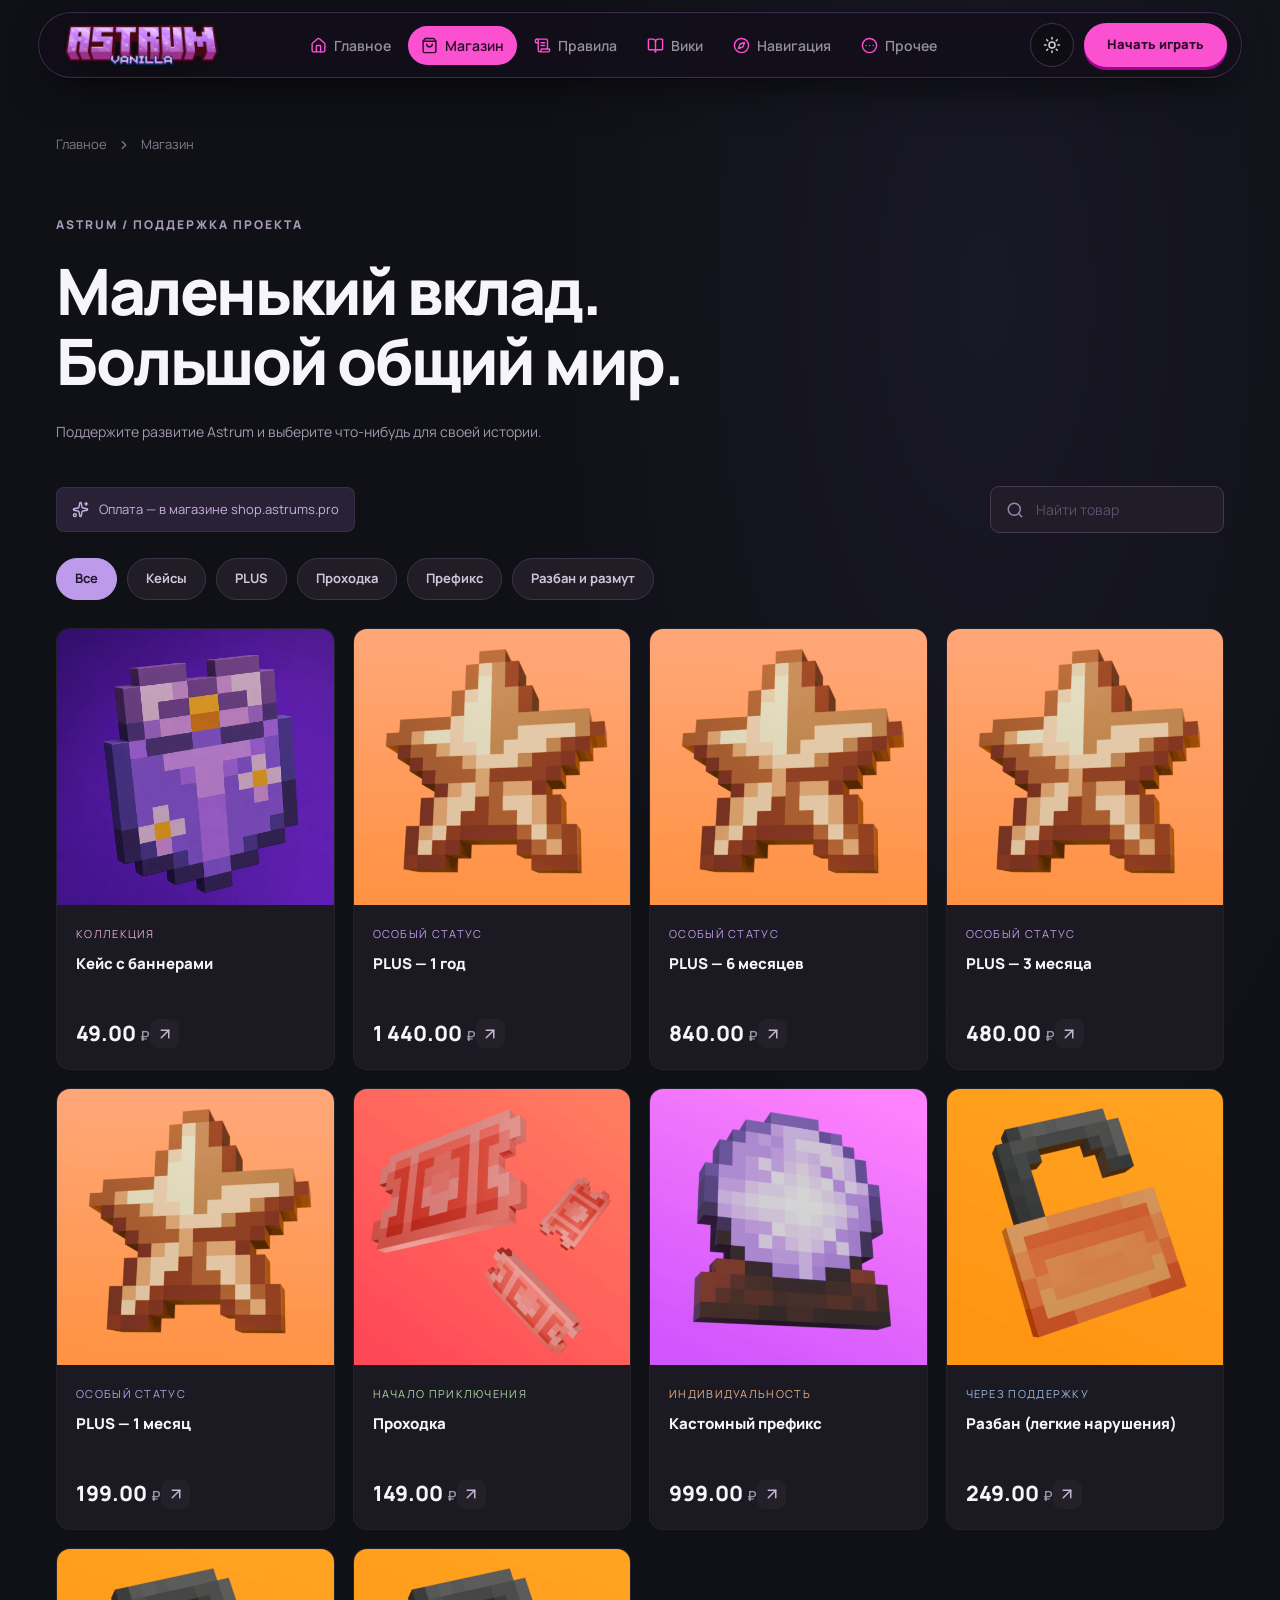
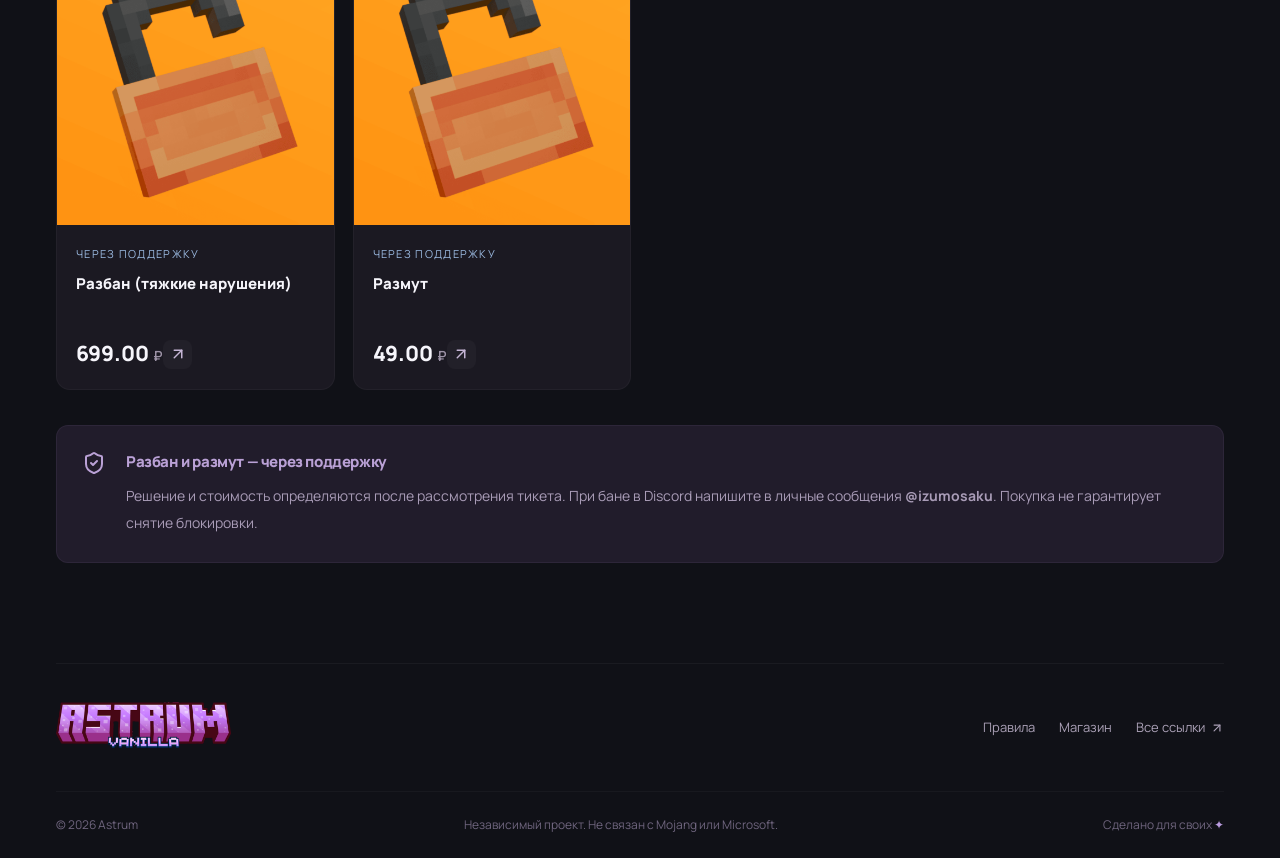
<file: shop.html>
<!DOCTYPE html>
<html lang="ru">
<head>
<meta charset="utf-8">
<meta name="viewport" content="width=device-width, initial-scale=1">
<title>Магазин — Astrum</title>
<meta name="description" content="Ванильный Minecraft-сервер Astrum: необязательный РП, города и сообщество. Начни свою историю на astrums.pro.">
<meta property="og:type" content="website">
<meta property="og:site_name" content="ASTRUM">
<meta property="og:title" content="Магазин — Astrum">
<meta property="og:description" content="Ванильный Minecraft-сервер Astrum: необязательный РП, города и сообщество. Начни свою историю на astrums.pro.">
<meta property="og:url" content="https://ibronchikss.github.io/shop.html">
<meta property="og:image" content="https://ibronchikss.github.io/assets/images/og-image.png">
<meta property="og:image:secure_url" content="https://ibronchikss.github.io/assets/images/og-image.png">
<meta property="og:image:type" content="image/png">
<meta property="og:image:width" content="1200">
<meta property="og:image:height" content="630">
<meta property="og:image:alt" content="Логотип Astrum — розовая планета из блоков">
<meta property="og:locale" content="ru_RU">
<meta name="twitter:card" content="summary_large_image">
<meta name="twitter:title" content="Магазин — Astrum">
<meta name="twitter:description" content="Ванильный Minecraft-сервер Astrum: необязательный РП, города и сообщество. Начни свою историю на astrums.pro.">
<meta name="twitter:image" content="https://ibronchikss.github.io/assets/images/og-image.png">
<meta name="theme-color" content="#101117">
<link rel="icon" type="image/png" href="assets/images/astrum-logo.png">
<script>try{var t=localStorage.getItem("astrum-theme");document.documentElement.setAttribute("data-theme",t==="light"?"light":"dark")}catch(e){document.documentElement.setAttribute("data-theme","dark")}</script>
<link rel="stylesheet" href="assets/css/style.css">
<link rel="stylesheet" href="assets/css/extra.css">
<link rel="stylesheet" href="assets/css/light.css">
</head>
<body class="antialiased">
<div class="astrum-site"><header class="site-header"><a class="brand brand-logo" href="index.html" aria-label="Astrum Vanilla — на главную"><img src="assets/images/astrum-wordmark.png" alt="Astrum Vanilla" width="640" height="168"></a><nav class="main-nav" aria-label="Главная навигация"><a class="" href="index.html"><svg class="nav-icon" xmlns="http://www.w3.org/2000/svg" width="20" height="20" viewBox="0 0 24 24" fill="none" stroke="currentColor" stroke-width="2" stroke-linecap="round" stroke-linejoin="round" aria-hidden="true"><path d="M15 21v-8a1 1 0 0 0-1-1h-4a1 1 0 0 0-1 1v8"></path><path d="M3 10a2 2 0 0 1 .709-1.528l7-5.999a2 2 0 0 1 2.582 0l7 5.999A2 2 0 0 1 21 10v9a2 2 0 0 1-2 2H5a2 2 0 0 1-2-2z"></path></svg><span>Главное</span></a><a class="active" aria-current="page" href="shop.html"><svg class="nav-icon" xmlns="http://www.w3.org/2000/svg" width="20" height="20" viewBox="0 0 24 24" fill="none" stroke="currentColor" stroke-width="2" stroke-linecap="round" stroke-linejoin="round" aria-hidden="true"><path d="M6 2 3 6v14a2 2 0 0 0 2 2h14a2 2 0 0 0 2-2V6l-3-4Z"></path><path d="M3 6h18"></path><path d="M16 10a4 4 0 0 1-8 0"></path></svg><span>Магазин</span></a><a class="" href="rules.html"><svg class="nav-icon" xmlns="http://www.w3.org/2000/svg" width="20" height="20" viewBox="0 0 24 24" fill="none" stroke="currentColor" stroke-width="2" stroke-linecap="round" stroke-linejoin="round" aria-hidden="true"><path d="M15 12h-5"></path><path d="M15 8h-5"></path><path d="M19 17V5a2 2 0 0 0-2-2H4"></path><path d="M8 21h12a2 2 0 0 0 2-2v-1a1 1 0 0 0-1-1H11a1 1 0 0 0-1 1v1a2 2 0 1 1-4 0V5a2 2 0 1 0-4 0v2a1 1 0 0 0 1 1h3"></path></svg><span>Правила</span></a><a class="" href="wiki.html"><svg class="nav-icon" xmlns="http://www.w3.org/2000/svg" width="20" height="20" viewBox="0 0 24 24" fill="none" stroke="currentColor" stroke-width="2" stroke-linecap="round" stroke-linejoin="round" aria-hidden="true"><path d="M12 7v14"></path><path d="M3 18a1 1 0 0 1-1-1V4a1 1 0 0 1 1-1h5a4 4 0 0 1 4 4 4 4 0 0 1 4-4h5a1 1 0 0 1 1 1v13a1 1 0 0 1-1 1h-6a3 3 0 0 0-3 3 3 3 0 0 0-3-3z"></path></svg><span>Вики</span></a><a class="" href="navigation.html"><svg class="nav-icon" xmlns="http://www.w3.org/2000/svg" width="20" height="20" viewBox="0 0 24 24" fill="none" stroke="currentColor" stroke-width="2" stroke-linecap="round" stroke-linejoin="round" aria-hidden="true"><circle cx="12" cy="12" r="10"></circle><path d="m16.24 7.76-1.804 5.411a2 2 0 0 1-1.265 1.265L7.76 16.24l1.804-5.411a2 2 0 0 1 1.265-1.265z"></path></svg><span>Навигация</span></a><a class="" href="more.html"><svg class="nav-icon" xmlns="http://www.w3.org/2000/svg" width="20" height="20" viewBox="0 0 24 24" fill="none" stroke="currentColor" stroke-width="2" stroke-linecap="round" stroke-linejoin="round" aria-hidden="true"><circle cx="12" cy="12" r="10"></circle><path d="M17 12h.01"></path><path d="M12 12h.01"></path><path d="M7 12h.01"></path></svg><span>Прочее</span></a></nav><div class="header-tools"><button class="theme-toggle" type="button" aria-label="Сменить тему: светлая или тёмная" title="Сменить тему"><svg class="icon-sun" xmlns="http://www.w3.org/2000/svg" width="18" height="18" viewBox="0 0 24 24" fill="none" stroke="currentColor" stroke-width="2" stroke-linecap="round" stroke-linejoin="round" aria-hidden="true"><circle cx="12" cy="12" r="4"></circle><path d="M12 2v2"></path><path d="M12 20v2"></path><path d="m4.93 4.93 1.41 1.41"></path><path d="m17.66 17.66 1.41 1.41"></path><path d="M2 12h2"></path><path d="M20 12h2"></path><path d="m6.34 17.66-1.41 1.41"></path><path d="m19.07 4.93-1.41 1.41"></path></svg><svg class="icon-moon" xmlns="http://www.w3.org/2000/svg" width="18" height="18" viewBox="0 0 24 24" fill="none" stroke="currentColor" stroke-width="2" stroke-linecap="round" stroke-linejoin="round" aria-hidden="true"><path d="M12 3a6 6 0 0 0 9 9 9 9 0 1 1-9-9Z"></path></svg></button><a href="https://discord.gg/phRQ59Pmp" target="_blank" rel="noopener noreferrer" class="header-cta"><span>Начать играть</span></a></div><button class="menu-toggle" aria-label="Открыть меню"><svg xmlns="http://www.w3.org/2000/svg" width="24" height="24" viewBox="0 0 24 24" fill="none" stroke="currentColor" stroke-width="2" stroke-linecap="round" stroke-linejoin="round" class="lucide lucide-menu" aria-hidden="true"><path d="M4 5h16"></path><path d="M4 12h16"></path><path d="M4 19h16"></path></svg></button></header><main><section class="wrap inner-page"><div class="breadcrumbs"><a href="index.html">Главное</a><svg xmlns="http://www.w3.org/2000/svg" width="14" height="14" viewBox="0 0 24 24" fill="none" stroke="currentColor" stroke-width="2" stroke-linecap="round" stroke-linejoin="round" class="lucide lucide-chevron-right" aria-hidden="true"><path d="m9 18 6-6-6-6"></path></svg><span>Магазин</span></div><span class="eyebrow">ASTRUM / ПОДДЕРЖКА ПРОЕКТА</span><h1>Маленький вклад.
Большой общий мир.</h1><p class="page-intro">Поддержите развитие Astrum и выберите что-нибудь для своей истории.</p><div class="shop-toolbar"><a class="notice" href="https://shop.astrums.pro/" target="_blank" rel="noopener noreferrer"><svg xmlns="http://www.w3.org/2000/svg" width="17" height="17" viewBox="0 0 24 24" fill="none" stroke="currentColor" stroke-width="2" stroke-linecap="round" stroke-linejoin="round" class="lucide lucide-sparkles" aria-hidden="true"><path d="M11.017 2.814a1 1 0 0 1 1.966 0l1.051 5.558a2 2 0 0 0 1.594 1.594l5.558 1.051a1 1 0 0 1 0 1.966l-5.558 1.051a2 2 0 0 0-1.594 1.594l-1.051 5.558a1 1 0 0 1-1.966 0l-1.051-5.558a2 2 0 0 0-1.594-1.594l-5.558-1.051a1 1 0 0 1 0-1.966l5.558-1.051a2 2 0 0 0 1.594-1.594z"></path><path d="M20 2v4"></path><path d="M22 4h-4"></path><circle cx="4" cy="20" r="2"></circle></svg> Оплата — в магазине shop.astrums.pro</a><label class="search"><svg xmlns="http://www.w3.org/2000/svg" width="18" height="18" viewBox="0 0 24 24" fill="none" stroke="currentColor" stroke-width="2" stroke-linecap="round" stroke-linejoin="round" class="lucide lucide-search" aria-hidden="true"><path d="m21 21-4.34-4.34"></path><circle cx="11" cy="11" r="8"></circle></svg><input placeholder="Найти товар" aria-label="Поиск товаров" value=""/></label></div><div class="shop-tabs" role="group" aria-label="Категории товаров"><button type="button" class="shop-tab is-active" data-filter="all" aria-pressed="true">Все</button><button type="button" class="shop-tab" data-filter="cases" aria-pressed="false">Кейсы</button><button type="button" class="shop-tab" data-filter="plus" aria-pressed="false">PLUS</button><button type="button" class="shop-tab" data-filter="pass" aria-pressed="false">Проходка</button><button type="button" class="shop-tab" data-filter="prefix" aria-pressed="false">Префикс</button><button type="button" class="shop-tab" data-filter="unban" aria-pressed="false">Разбан и размут</button></div><div class="product-grid"><button class="product-card pink" type="button" data-product="case" data-category="cases" data-price="49.00 ₽"><span class="product-art has-image"><img src="assets/images/shop/case.webp" alt="" width="1000" height="1000" loading="lazy"></span><span class="product-type">КОЛЛЕКЦИЯ</span><span class="product-name">Кейс с баннерами</span><span class="product-bottom"><span>49.00 <small>₽</small></span><span class="round-arrow"><svg xmlns="http://www.w3.org/2000/svg" width="18" height="18" viewBox="0 0 24 24" fill="none" stroke="currentColor" stroke-width="2" stroke-linecap="round" stroke-linejoin="round" class="lucide lucide-arrow-up-right" aria-hidden="true"><path d="M7 7h10v10"></path><path d="M7 17 17 7"></path></svg></span></span></button><button class="product-card purple" type="button" data-product="plus-1y" data-category="plus" data-price="1 440.00 ₽"><span class="product-art has-image"><img src="assets/images/shop/plus.png" alt="" width="1000" height="1000" loading="lazy"></span><span class="product-type">ОСОБЫЙ СТАТУС</span><span class="product-name">PLUS — 1 год</span><span class="product-bottom"><span>1 440.00 <small>₽</small></span><span class="round-arrow"><svg xmlns="http://www.w3.org/2000/svg" width="18" height="18" viewBox="0 0 24 24" fill="none" stroke="currentColor" stroke-width="2" stroke-linecap="round" stroke-linejoin="round" class="lucide lucide-arrow-up-right" aria-hidden="true"><path d="M7 7h10v10"></path><path d="M7 17 17 7"></path></svg></span></span></button><button class="product-card purple" type="button" data-product="plus-6m" data-category="plus" data-price="840.00 ₽"><span class="product-art has-image"><img src="assets/images/shop/plus.png" alt="" width="1000" height="1000" loading="lazy"></span><span class="product-type">ОСОБЫЙ СТАТУС</span><span class="product-name">PLUS — 6 месяцев</span><span class="product-bottom"><span>840.00 <small>₽</small></span><span class="round-arrow"><svg xmlns="http://www.w3.org/2000/svg" width="18" height="18" viewBox="0 0 24 24" fill="none" stroke="currentColor" stroke-width="2" stroke-linecap="round" stroke-linejoin="round" class="lucide lucide-arrow-up-right" aria-hidden="true"><path d="M7 7h10v10"></path><path d="M7 17 17 7"></path></svg></span></span></button><button class="product-card purple" type="button" data-product="plus-3m" data-category="plus" data-price="480.00 ₽"><span class="product-art has-image"><img src="assets/images/shop/plus.png" alt="" width="1000" height="1000" loading="lazy"></span><span class="product-type">ОСОБЫЙ СТАТУС</span><span class="product-name">PLUS — 3 месяца</span><span class="product-bottom"><span>480.00 <small>₽</small></span><span class="round-arrow"><svg xmlns="http://www.w3.org/2000/svg" width="18" height="18" viewBox="0 0 24 24" fill="none" stroke="currentColor" stroke-width="2" stroke-linecap="round" stroke-linejoin="round" class="lucide lucide-arrow-up-right" aria-hidden="true"><path d="M7 7h10v10"></path><path d="M7 17 17 7"></path></svg></span></span></button><button class="product-card purple" type="button" data-product="plus-1m" data-category="plus" data-price="199.00 ₽"><span class="product-art has-image"><img src="assets/images/shop/plus.png" alt="" width="1000" height="1000" loading="lazy"></span><span class="product-type">ОСОБЫЙ СТАТУС</span><span class="product-name">PLUS — 1 месяц</span><span class="product-bottom"><span>199.00 <small>₽</small></span><span class="round-arrow"><svg xmlns="http://www.w3.org/2000/svg" width="18" height="18" viewBox="0 0 24 24" fill="none" stroke="currentColor" stroke-width="2" stroke-linecap="round" stroke-linejoin="round" class="lucide lucide-arrow-up-right" aria-hidden="true"><path d="M7 7h10v10"></path><path d="M7 17 17 7"></path></svg></span></span></button><button class="product-card green" type="button" data-product="pass" data-category="pass" data-price="149.00 ₽"><span class="product-art has-image"><img src="assets/images/shop/pass.png" alt="" width="1000" height="1000" loading="lazy"></span><span class="product-type">НАЧАЛО ПРИКЛЮЧЕНИЯ</span><span class="product-name">Проходка</span><span class="product-bottom"><span>149.00 <small>₽</small></span><span class="round-arrow"><svg xmlns="http://www.w3.org/2000/svg" width="18" height="18" viewBox="0 0 24 24" fill="none" stroke="currentColor" stroke-width="2" stroke-linecap="round" stroke-linejoin="round" class="lucide lucide-arrow-up-right" aria-hidden="true"><path d="M7 7h10v10"></path><path d="M7 17 17 7"></path></svg></span></span></button><button class="product-card orange" type="button" data-product="prefix" data-category="prefix" data-price="999.00 ₽"><span class="product-art has-image"><img src="assets/images/shop/prefix.png" alt="" width="1000" height="1000" loading="lazy"></span><span class="product-type">ИНДИВИДУАЛЬНОСТЬ</span><span class="product-name">Кастомный префикс</span><span class="product-bottom"><span>999.00 <small>₽</small></span><span class="round-arrow"><svg xmlns="http://www.w3.org/2000/svg" width="18" height="18" viewBox="0 0 24 24" fill="none" stroke="currentColor" stroke-width="2" stroke-linecap="round" stroke-linejoin="round" class="lucide lucide-arrow-up-right" aria-hidden="true"><path d="M7 7h10v10"></path><path d="M7 17 17 7"></path></svg></span></span></button><button class="product-card blue" type="button" data-product="unban-light" data-category="unban" data-price="249.00 ₽"><span class="product-art has-image"><img src="assets/images/shop/unban.png" alt="" width="1000" height="1000" loading="lazy"></span><span class="product-type">ЧЕРЕЗ ПОДДЕРЖКУ</span><span class="product-name">Разбан (легкие нарушения)</span><span class="product-bottom"><span>249.00 <small>₽</small></span><span class="round-arrow"><svg xmlns="http://www.w3.org/2000/svg" width="18" height="18" viewBox="0 0 24 24" fill="none" stroke="currentColor" stroke-width="2" stroke-linecap="round" stroke-linejoin="round" class="lucide lucide-arrow-up-right" aria-hidden="true"><path d="M7 7h10v10"></path><path d="M7 17 17 7"></path></svg></span></span></button><button class="product-card blue" type="button" data-product="unban-heavy" data-category="unban" data-price="699.00 ₽"><span class="product-art has-image"><img src="assets/images/shop/unban.png" alt="" width="1000" height="1000" loading="lazy"></span><span class="product-type">ЧЕРЕЗ ПОДДЕРЖКУ</span><span class="product-name">Разбан (тяжкие нарушения)</span><span class="product-bottom"><span>699.00 <small>₽</small></span><span class="round-arrow"><svg xmlns="http://www.w3.org/2000/svg" width="18" height="18" viewBox="0 0 24 24" fill="none" stroke="currentColor" stroke-width="2" stroke-linecap="round" stroke-linejoin="round" class="lucide lucide-arrow-up-right" aria-hidden="true"><path d="M7 7h10v10"></path><path d="M7 17 17 7"></path></svg></span></span></button><button class="product-card blue" type="button" data-product="mute" data-category="unban" data-price="49.00 ₽"><span class="product-art has-image"><img src="assets/images/shop/unban.png" alt="" width="1000" height="1000" loading="lazy"></span><span class="product-type">ЧЕРЕЗ ПОДДЕРЖКУ</span><span class="product-name">Размут</span><span class="product-bottom"><span>49.00 <small>₽</small></span><span class="round-arrow"><svg xmlns="http://www.w3.org/2000/svg" width="18" height="18" viewBox="0 0 24 24" fill="none" stroke="currentColor" stroke-width="2" stroke-linecap="round" stroke-linejoin="round" class="lucide lucide-arrow-up-right" aria-hidden="true"><path d="M7 7h10v10"></path><path d="M7 17 17 7"></path></svg></span></span></button></div><template id="product-case"><p>Кейс с баннерами для профилей (для открытия профиля зажмите ПКМ по игроку или <code>/profile &lt;ник&gt;</code>)</p><p>Всего есть 14 видов баннеров для профиля и они будут постоянно добавляться.</p></template><template id="product-plus-1y"><p>✅ Чем больше срок подписки PLUS, тем меньше цена!</p><p>Если покупать подписки по месяцу, то у вас вышло бы 2400₽, но сверху еще нужно учитывать неплохую комиссию.</p>
<h3>🧾 Основное</h3>
<ul>
<li>Сохранение инвентаря только для вас (можно выключить)</li>
<li>Более 10 различных эффектов выхода и входа на выбор</li>
<li>Более 20 различных цветов ника с разными значками на выбор</li>
<li>Возможность получить свою голову</li>
<li>Нету задержки между отправкой сообщений в чате</li>
<li>Вход на полный сервер</li>
</ul>
<p><code>/plus</code> — открыть меню настройки и возможностей подписки</p>
<h3>📀 Кастомные пластинки</h3>
<ul>
<li><code>/disc burn &lt;ссылка на трек&gt;</code> — записать трек на пластинку</li>
<li><code>/disc search &lt;поисковый запрос&gt;</code> — найти и записать трек</li>
<li><code>/disc erase</code> — убрать трек с пластинки</li>
</ul>
<h3>🎲 Дополнительные бонусы</h3>
<ul>
<li><code>/spit</code> — позволяет плюнуть, прямо как лама</li>
<li><code>/hide</code> <code>/show</code> — скрыть / показать себя на карте</li>
<li><code>/hat</code> — одеть блок / предмет на голову</li>
</ul>
<h3>💙 Дискорд</h3>
<ul>
<li>Специальная роль</li>
<li>Возможность выбрать цвет ника</li>
<li>Доступ к сохранениям карт старых сезонов</li>
<li>Доступ к особым новостям и анонсам</li>
<li>Доступ к закрытому чату</li>
</ul>
</template><template id="product-plus-6m"><p>Если покупать подписки по месяцу, то у вас вышло бы 1200₽, но сверху еще нужно учитывать неплохую комиссию</p>
<h3>🧾 Основное</h3>
<ul>
<li>Сохранение инвентаря только для вас (можно выключить)</li>
<li>Более 10 различных эффектов выхода и входа на выбор</li>
<li>Более 20 различных цветов ника с разными значками на выбор</li>
<li>Возможность получить свою голову</li>
<li>Нету задержки между отправкой сообщений в чате</li>
<li>Вход на полный сервер</li>
</ul>
<p><code>/plus</code> — открыть меню настройки и возможностей подписки</p>
<h3>📀 Кастомные пластинки</h3>
<ul>
<li><code>/disc burn &lt;ссылка на трек&gt;</code> — записать трек на пластинку</li>
<li><code>/disc search &lt;поисковый запрос&gt;</code> — найти и записать трек</li>
<li><code>/disc erase</code> — убрать трек с пластинки</li>
</ul>
<h3>🎲 Дополнительные бонусы</h3>
<ul>
<li><code>/spit</code> — позволяет плюнуть, прямо как лама</li>
<li><code>/hide</code> <code>/show</code> — скрыть / показать себя на карте</li>
<li><code>/hat</code> — одеть блок / предмет на голову</li>
</ul>
<h3>💙 Дискорд</h3>
<ul>
<li>Специальная роль</li>
<li>Возможность выбрать цвет ника</li>
<li>Доступ к сохранениям карт старых сезонов</li>
<li>Доступ к особым новостям и анонсам</li>
<li>Доступ к закрытому чату</li>
</ul>
</template><template id="product-plus-3m"><p>Если покупать подписки по месяцу, то у вас вышло бы 600₽, но сверху еще нужно учитывать неплохую комиссию.</p>
<h3>🧾 Основное</h3>
<ul>
<li>Сохранение инвентаря только для вас (можно выключить)</li>
<li>Более 10 различных эффектов выхода и входа на выбор</li>
<li>Более 20 различных цветов ника с разными значками на выбор</li>
<li>Возможность получить свою голову</li>
<li>Нету задержки между отправкой сообщений в чате</li>
<li>Вход на полный сервер</li>
</ul>
<p><code>/plus</code> — открыть меню настройки и возможностей подписки</p>
<h3>📀 Кастомные пластинки</h3>
<ul>
<li><code>/disc burn &lt;ссылка на трек&gt;</code> — записать трек на пластинку</li>
<li><code>/disc search &lt;поисковый запрос&gt;</code> — найти и записать трек</li>
<li><code>/disc erase</code> — убрать трек с пластинки</li>
</ul>
<h3>🎲 Дополнительные бонусы</h3>
<ul>
<li><code>/spit</code> — позволяет плюнуть, прямо как лама</li>
<li><code>/hide</code> <code>/show</code> — скрыть / показать себя на карте</li>
<li><code>/hat</code> — одеть блок / предмет на голову</li>
</ul>
<h3>💙 Дискорд</h3>
<ul>
<li>Специальная роль</li>
<li>Возможность выбрать цвет ника</li>
<li>Доступ к сохранениям карт старых сезонов</li>
<li>Доступ к особым новостям и анонсам</li>
<li>Доступ к закрытому чату</li>
</ul>
</template><template id="product-plus-1m"><p>❌ Не имеет скидки, так как является подпиской всего на месяц!</p>
<h3>🧾 Основное</h3>
<ul>
<li>Сохранение инвентаря только для вас (можно выключить)</li>
<li>Более 10 различных эффектов выхода и входа на выбор</li>
<li>Более 20 различных цветов ника с разными значками на выбор</li>
<li>Возможность получить свою голову</li>
<li>Нету задержки между отправкой сообщений в чате</li>
<li>Вход на полный сервер</li>
</ul>
<p><code>/plus</code> — открыть меню настройки и возможностей подписки</p>
<h3>📀 Кастомные пластинки</h3>
<ul>
<li><code>/disc burn &lt;ссылка на трек&gt;</code> — записать трек на пластинку</li>
<li><code>/disc search &lt;поисковый запрос&gt;</code> — найти и записать трек</li>
<li><code>/disc erase</code> — убрать трек с пластинки</li>
</ul>
<h3>🎲 Дополнительные бонусы</h3>
<ul>
<li><code>/spit</code> — позволяет плюнуть, прямо как лама</li>
<li><code>/hide</code> <code>/show</code> — скрыть / показать себя на карте</li>
<li><code>/hat</code> — одеть блок / предмет на голову</li>
</ul>
<h3>💙 Дискорд</h3>
<ul>
<li>Специальная роль</li>
<li>Возможность выбрать цвет ника</li>
<li>Доступ к сохранениям карт старых сезонов</li>
<li>Доступ к особым новостям и анонсам</li>
<li>Доступ к закрытому чату</li>
</ul>
</template><template id="product-pass"><p>Покупка проходки избавляет вас от ожидания, возможности непринятия через заявку и обязательной привязки телефона!</p><p>✅ Вы сможете играть сразу после покупки!</p></template><template id="product-prefix"><p>Вы сможете сделать себе любой префикс и цвет ника, который захотите! Можно вставить текст на латинице и кириллице, а также выбрать любые цвета. Есть возможность сделать градиент.</p><h3>📄 Но есть небольшие правила</h3><ul><li>Длина префикса не более 8 символов.</li><li>Префикс не должен выставлять вас за другого игрока, члена состава сервера или как-либо обманывать игроков.</li><li>Префикс не должен нести оскорбительный смысл.</li></ul><p>Для предпросмотра того, как будет выглядит префикс и ник, а также для выдачи нужно обратиться в тех. поддержку в нашем Дискорде!</p></template><template id="product-unban-light"><p>РАЗБАН (легкие нарушения), можно купить если вас забанили за легкие нарушения или те, что сильно не вредят другим игрока: любые временные баны, читы, оскорбления, твинки (в зависимости от нарушений).</p><p>Если вы совершали те нарушения, что караются по максимальной строгости, то нужно покупать РАЗБАН (тяжкие нарушения): баны + баны в Дискорд сервере, грифы, убийства, крупные кражи.</p><p>Если вы совершили непростительные нарушения, то никакой разбан не поможет: доксинг, атаки на сервер, многократные нарушения.</p><p>Если вы не уверены, то советуем обратиться в тех. поддержку, чтобы решить что с вами делать.</p><p>После покупки нужно обратиться в тех. поддержку для выдачи!</p></template><template id="product-unban-heavy"><p>Если вы совершали те нарушения, что караются по максимальной строгости, то нужно покупать РАЗБАН (тяжкие нарушения): баны + баны в Дискорд сервере, грифы, убийства, крупные кражи.</p><p>Если вы совершили непростительные нарушения, то никакой разбан не поможет: доксинг, атаки на сервер, многократные нарушения.</p><p>Если вы не уверены, то советуем обратиться в тех. поддержку, чтобы решить что с вами делать.</p><p>После покупки нужно обратиться в тех. поддержку для выдачи или же в дискорд @australiec!</p></template><template id="product-mute"><p>Снимает мут в обычном и голосовом чате! Выдается автоматически.</p></template><div class="info-panel"><svg xmlns="http://www.w3.org/2000/svg" width="24" height="24" viewBox="0 0 24 24" fill="none" stroke="currentColor" stroke-width="2" stroke-linecap="round" stroke-linejoin="round" class="lucide lucide-shield-check" aria-hidden="true"><path d="M20 13c0 5-3.5 7.5-7.66 8.95a1 1 0 0 1-.67-.01C7.5 20.5 4 18 4 13V6a1 1 0 0 1 1-1c2 0 4.5-1.2 6.24-2.72a1.17 1.17 0 0 1 1.52 0C14.51 3.81 17 5 19 5a1 1 0 0 1 1 1z"></path><path d="m9 12 2 2 4-4"></path></svg><div><h3>Разбан и размут — через поддержку</h3><p>Решение и стоимость определяются после рассмотрения тикета. При бане в Discord напишите в личные сообщения <strong>@izumosaku</strong>. Покупка не гарантирует снятие блокировки.</p></div></div></section></main><footer class="site-footer wrap"><div class="footer-top"><div class="footer-brand"><a class="brand brand-logo footer-logo" href="index.html" aria-label="Astrum Vanilla — на главную"><img src="assets/images/astrum-wordmark.png" alt="Astrum Vanilla" width="640" height="168" loading="lazy"></a></div><div class="footer-links"><a href="rules.html">Правила</a><a href="shop.html">Магазин</a><a href="navigation.html">Все ссылки <svg xmlns="http://www.w3.org/2000/svg" width="14" height="14" viewBox="0 0 24 24" fill="none" stroke="currentColor" stroke-width="2" stroke-linecap="round" stroke-linejoin="round" class="lucide lucide-arrow-up-right" aria-hidden="true"><path d="M7 7h10v10"></path><path d="M7 17 17 7"></path></svg></a></div></div><div class="footer-bottom"><span>© 2026 Astrum</span><span>Независимый проект. Не связан с Mojang или Microsoft.</span><span>Сделано для своих <span class="accent">✦</span></span></div></footer></div>
<script src="assets/js/main.js" defer></script>
</body>
</html>
</file>
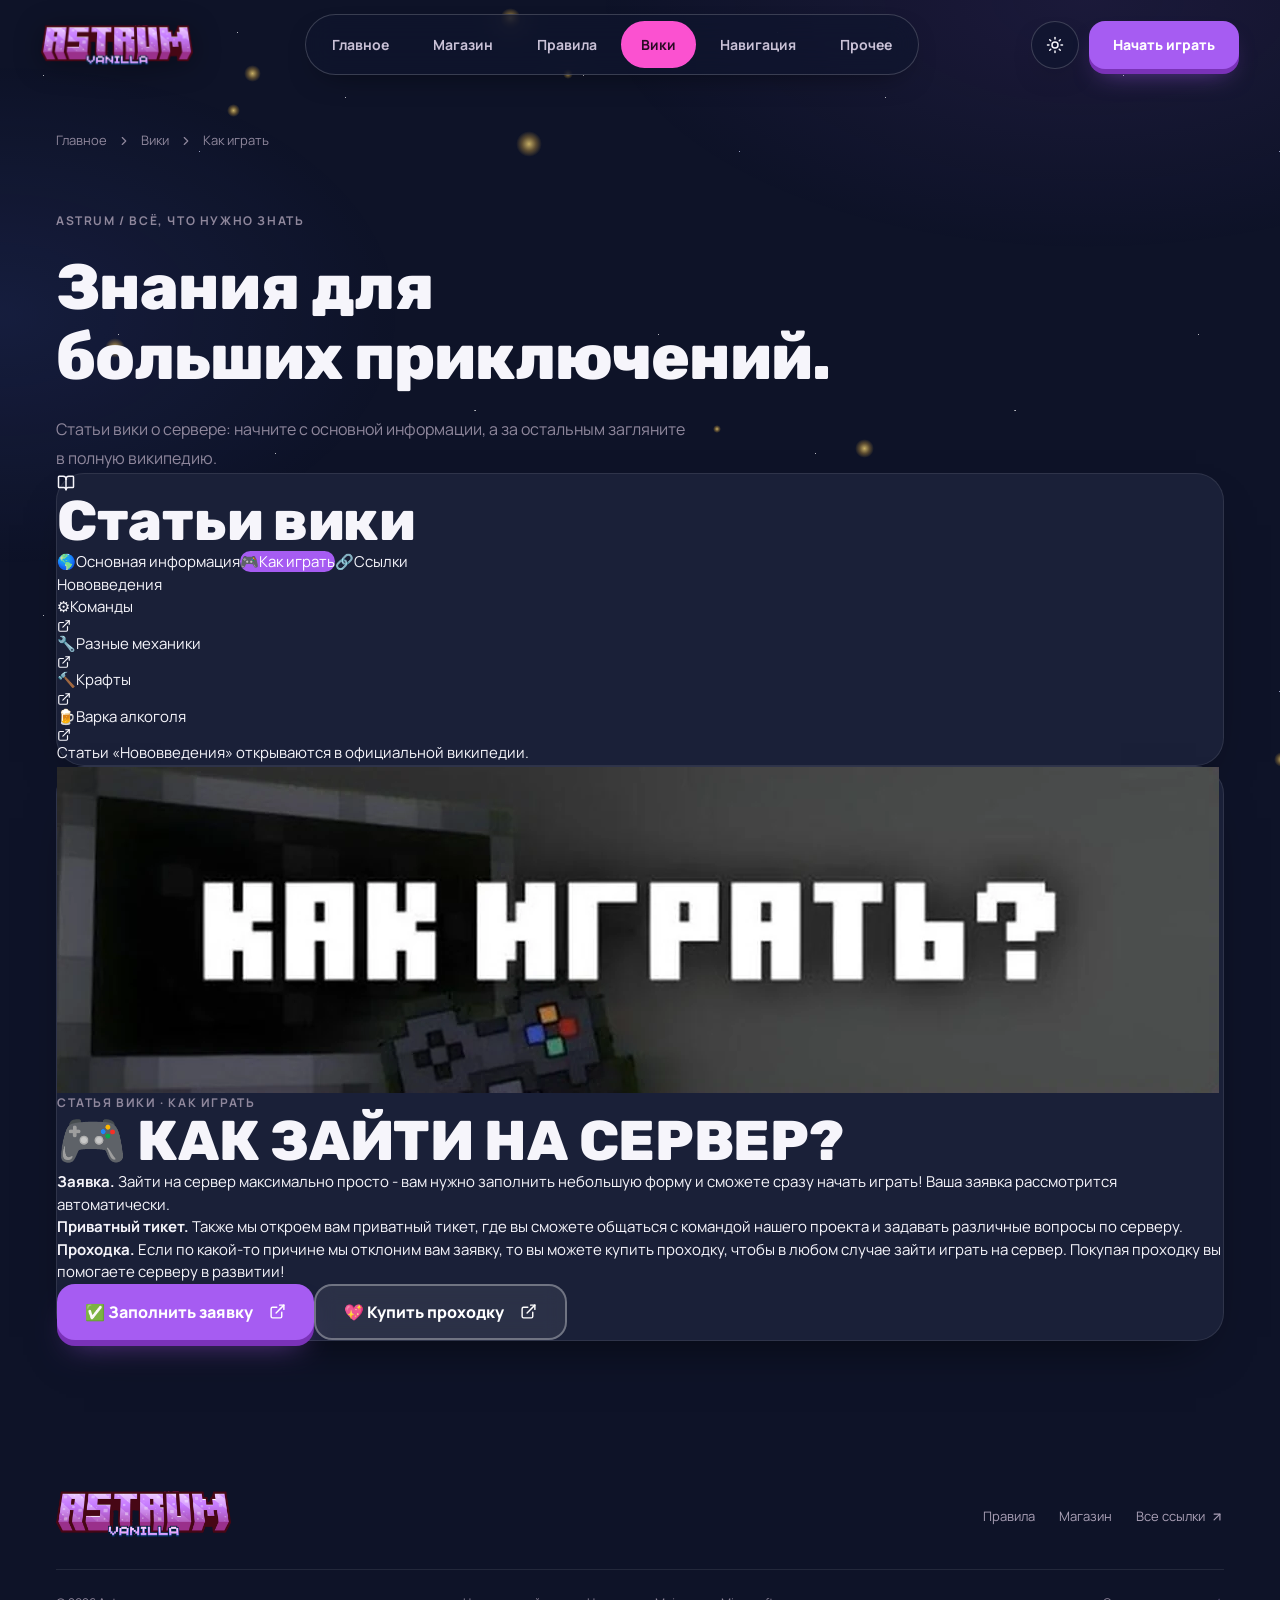
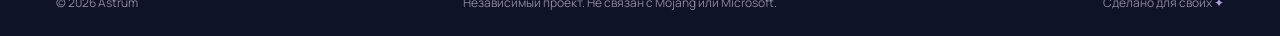
<file: wiki-how-play.html>
<!DOCTYPE html>
<html lang="ru" data-ny="off" data-ny-lock>
<head>
<meta charset="utf-8">
<meta name="viewport" content="width=device-width, initial-scale=1">
<title>Как играть — Вики — Astrum</title>
<meta name="description" content="Ванильный Minecraft-сервер Astrum: необязательный РП, города и сообщество. Начни свою историю на astrums.pro.">
<link rel="preconnect" href="https://fonts.googleapis.com">
<link rel="preconnect" href="https://fonts.gstatic.com" crossorigin>
<link rel="stylesheet" href="https://fonts.googleapis.com/css2?family=Rubik:wght@700;800;900&display=swap">
<link rel="icon" type="image/png" href="assets/images/astrum-logo.png">
<script>try{var t=localStorage.getItem("astrum-theme");document.documentElement.setAttribute("data-theme",t==="light"?"light":"dark")}catch(e){document.documentElement.setAttribute("data-theme","dark")}</script>
<link rel="stylesheet" href="assets/css/style.css">
<link rel="stylesheet" href="assets/css/extra.css">
<link rel="stylesheet" href="assets/css/light.css">
<link rel="stylesheet" href="assets/css/newyear.css">
<link rel="stylesheet" href="assets/css/theme.css">
</head>
<body class="antialiased">
<div class="astrum-site"><header class="site-header"><a class="brand brand-logo" href="index.html" aria-label="Astrum Vanilla — на главную"><img src="assets/images/astrum-wordmark.png" alt="Astrum Vanilla" width="640" height="168"></a><nav class="main-nav" aria-label="Главная навигация"><a class="" href="index.html">Главное</a><a class="" href="shop.html">Магазин</a><a class="" href="rules.html">Правила</a><a class="active" aria-current="page" href="wiki.html">Вики</a><a class="" href="navigation.html">Навигация</a><a class="" href="more.html">Прочее</a></nav><div class="header-tools"><button class="theme-toggle" type="button" aria-label="Сменить тему: светлая или тёмная" title="Сменить тему"><svg class="icon-sun" xmlns="http://www.w3.org/2000/svg" width="18" height="18" viewBox="0 0 24 24" fill="none" stroke="currentColor" stroke-width="2" stroke-linecap="round" stroke-linejoin="round" aria-hidden="true"><circle cx="12" cy="12" r="4"></circle><path d="M12 2v2"></path><path d="M12 20v2"></path><path d="m4.93 4.93 1.41 1.41"></path><path d="m17.66 17.66 1.41 1.41"></path><path d="M2 12h2"></path><path d="M20 12h2"></path><path d="m6.34 17.66-1.41 1.41"></path><path d="m19.07 4.93-1.41 1.41"></path></svg><svg class="icon-moon" xmlns="http://www.w3.org/2000/svg" width="18" height="18" viewBox="0 0 24 24" fill="none" stroke="currentColor" stroke-width="2" stroke-linecap="round" stroke-linejoin="round" aria-hidden="true"><path d="M12 3a6 6 0 0 0 9 9 9 9 0 1 1-9-9Z"></path></svg></button><a href="https://discord.gg/phRQ59Pmp" target="_blank" rel="noopener noreferrer" class="header-cta"><span>Начать играть</span></a><button class="menu-toggle" aria-label="Открыть меню"><svg xmlns="http://www.w3.org/2000/svg" width="24" height="24" viewBox="0 0 24 24" fill="none" stroke="currentColor" stroke-width="2" stroke-linecap="round" stroke-linejoin="round" class="lucide lucide-menu" aria-hidden="true"><path d="M4 5h16"></path><path d="M4 12h16"></path><path d="M4 19h16"></path></svg></button></div></header><main><section class="wrap inner-page"><div class="breadcrumbs"><a href="index.html">Главное</a><svg xmlns="http://www.w3.org/2000/svg" width="14" height="14" viewBox="0 0 24 24" fill="none" stroke="currentColor" stroke-width="2" stroke-linecap="round" stroke-linejoin="round" class="lucide lucide-chevron-right" aria-hidden="true"><path d="m9 18 6-6-6-6"></path></svg><a href="wiki.html">Вики</a><svg xmlns="http://www.w3.org/2000/svg" width="14" height="14" viewBox="0 0 24 24" fill="none" stroke="currentColor" stroke-width="2" stroke-linecap="round" stroke-linejoin="round" class="lucide lucide-chevron-right" aria-hidden="true"><path d="m9 18 6-6-6-6"></path></svg><span>Как играть</span></div><span class="eyebrow">ASTRUM / ВСЁ, ЧТО НУЖНО ЗНАТЬ</span><h1>Знания для
больших приключений.</h1><p class="page-intro">Статьи вики о сервере: начните с основной информации, а за остальным загляните в полную википедию.</p><div class="wk"><aside class="wk-side" aria-label="Статьи вики"><div class="wk-side-card"><h2 class="wk-side-title"><svg xmlns="http://www.w3.org/2000/svg" width="18" height="18" viewBox="0 0 24 24" fill="none" stroke="currentColor" stroke-width="2" stroke-linecap="round" stroke-linejoin="round" aria-hidden="true"><path d="M12 7v14"></path><path d="M3 18a1 1 0 0 1-1-1V4a1 1 0 0 1 1-1h5a4 4 0 0 1 4 4 4 4 0 0 1 4-4h5a1 1 0 0 1 1 1v13a1 1 0 0 1-1 1h-6a3 3 0 0 0-3 3 3 3 0 0 0-3-3z"></path></svg><span>Статьи вики</span></h2><nav class="wk-nav" aria-label="Список статей"><a class="wk-link" href="wiki.html"><span class="wk-emoji" aria-hidden="true">🌎</span><span>Основная информация</span></a><a class="wk-link is-active" aria-current="page" href="wiki-how-play.html"><span class="wk-emoji" aria-hidden="true">🎮</span><span>Как играть</span></a><a class="wk-link" href="wiki-links.html"><span class="wk-emoji" aria-hidden="true">🔗</span><span>Ссылки</span></a><p class="wk-group">Нововведения</p><a class="wk-link is-sub" href="https://astrums.pro/wiki/new/commands" target="_blank" rel="noopener noreferrer"><span class="wk-emoji" aria-hidden="true">⚙️</span><span>Команды</span><svg class="wk-ext" xmlns="http://www.w3.org/2000/svg" width="14" height="14" viewBox="0 0 24 24" fill="none" stroke="currentColor" stroke-width="2" stroke-linecap="round" stroke-linejoin="round" aria-hidden="true"><path d="M15 3h6v6"></path><path d="M10 14 21 3"></path><path d="M18 13v6a2 2 0 0 1-2 2H5a2 2 0 0 1-2-2V8a2 2 0 0 1 2-2h6"></path></svg></a><a class="wk-link is-sub" href="https://astrums.pro/wiki/new/mechanics" target="_blank" rel="noopener noreferrer"><span class="wk-emoji" aria-hidden="true">🔧</span><span>Разные механики</span><svg class="wk-ext" xmlns="http://www.w3.org/2000/svg" width="14" height="14" viewBox="0 0 24 24" fill="none" stroke="currentColor" stroke-width="2" stroke-linecap="round" stroke-linejoin="round" aria-hidden="true"><path d="M15 3h6v6"></path><path d="M10 14 21 3"></path><path d="M18 13v6a2 2 0 0 1-2 2H5a2 2 0 0 1-2-2V8a2 2 0 0 1 2-2h6"></path></svg></a><a class="wk-link is-sub" href="https://astrums.pro/wiki/new/crafts" target="_blank" rel="noopener noreferrer"><span class="wk-emoji" aria-hidden="true">🔨</span><span>Крафты</span><svg class="wk-ext" xmlns="http://www.w3.org/2000/svg" width="14" height="14" viewBox="0 0 24 24" fill="none" stroke="currentColor" stroke-width="2" stroke-linecap="round" stroke-linejoin="round" aria-hidden="true"><path d="M15 3h6v6"></path><path d="M10 14 21 3"></path><path d="M18 13v6a2 2 0 0 1-2 2H5a2 2 0 0 1-2-2V8a2 2 0 0 1 2-2h6"></path></svg></a><a class="wk-link is-sub" href="https://astrums.pro/wiki/new/brewery" target="_blank" rel="noopener noreferrer"><span class="wk-emoji" aria-hidden="true">🍺</span><span>Варка алкоголя</span><svg class="wk-ext" xmlns="http://www.w3.org/2000/svg" width="14" height="14" viewBox="0 0 24 24" fill="none" stroke="currentColor" stroke-width="2" stroke-linecap="round" stroke-linejoin="round" aria-hidden="true"><path d="M15 3h6v6"></path><path d="M10 14 21 3"></path><path d="M18 13v6a2 2 0 0 1-2 2H5a2 2 0 0 1-2-2V8a2 2 0 0 1 2-2h6"></path></svg></a></nav><p class="wk-side-note">Статьи «Нововведения» открываются в официальной википедии.</p></div></aside><article class="wk-article"><figure class="wk-banner is-wide"><img src="assets/images/wiki-how-play.webp" alt="Как играть?" width="1162" height="326" fetchpriority="high"></figure><header class="wk-head"><span class="eyebrow">СТАТЬЯ ВИКИ · КАК ИГРАТЬ</span><h2><span class="wk-emoji" aria-hidden="true">🎮</span> КАК ЗАЙТИ НА СЕРВЕР?</h2></header><section class="wk-sec wk-sec-first"><ul class="wk-perks"><li><strong>Заявка.</strong> Зайти на сервер максимально просто - вам нужно заполнить небольшую форму и сможете сразу начать играть! Ваша заявка рассмотрится автоматически.</li><li><strong>Приватный тикет.</strong> Также мы откроем вам приватный тикет, где вы сможете общаться с командой нашего проекта и задавать различные вопросы по серверу.</li><li><strong>Проходка.</strong> Если по какой-то причине мы отклоним вам заявку, то вы можете купить проходку, чтобы в любом случае зайти играть на сервер. Покупая проходку вы помогаете серверу в развитии!</li></ul></section><div class="wk-actions"><a class="button primary" href="https://discord.gg/phRQ59Pmp" target="_blank" rel="noopener noreferrer"><span>✅ Заполнить заявку</span> <svg xmlns="http://www.w3.org/2000/svg" width="17" height="17" viewBox="0 0 24 24" fill="none" stroke="currentColor" stroke-width="2" stroke-linecap="round" stroke-linejoin="round" aria-hidden="true"><path d="M15 3h6v6"></path><path d="M10 14 21 3"></path><path d="M18 13v6a2 2 0 0 1-2 2H5a2 2 0 0 1-2-2V8a2 2 0 0 1 2-2h6"></path></svg></a><a class="button wk-ghost" href="https://shop.astrums.pro/" target="_blank" rel="noopener noreferrer"><span>💖 Купить проходку</span> <svg xmlns="http://www.w3.org/2000/svg" width="17" height="17" viewBox="0 0 24 24" fill="none" stroke="currentColor" stroke-width="2" stroke-linecap="round" stroke-linejoin="round" aria-hidden="true"><path d="M15 3h6v6"></path><path d="M10 14 21 3"></path><path d="M18 13v6a2 2 0 0 1-2 2H5a2 2 0 0 1-2-2V8a2 2 0 0 1 2-2h6"></path></svg></a></div></article></div></section></main><footer class="site-footer wrap"><div class="footer-top"><div class="footer-brand"><a class="brand brand-logo footer-logo" href="index.html" aria-label="Astrum Vanilla — на главную"><img src="assets/images/astrum-wordmark.png" alt="Astrum Vanilla" width="640" height="168" loading="lazy"></a></div><div class="footer-links"><a href="rules.html">Правила</a><a href="shop.html">Магазин</a><a href="navigation.html">Все ссылки <svg xmlns="http://www.w3.org/2000/svg" width="14" height="14" viewBox="0 0 24 24" fill="none" stroke="currentColor" stroke-width="2" stroke-linecap="round" stroke-linejoin="round" class="lucide lucide-arrow-up-right" aria-hidden="true"><path d="M7 7h10v10"></path><path d="M7 17 17 7"></path></svg></a></div></div><div class="footer-bottom"><span>© 2026 Astrum</span><span>Независимый проект. Не связан с Mojang или Microsoft.</span><span>Сделано для своих <span class="accent">✦</span></span></div></footer></div>
<script src="assets/js/main.js" defer></script>
<script src="assets/js/newyear.js" defer></script>
<script src="assets/js/theme.js" defer></script>
</body>
</html>
</file>
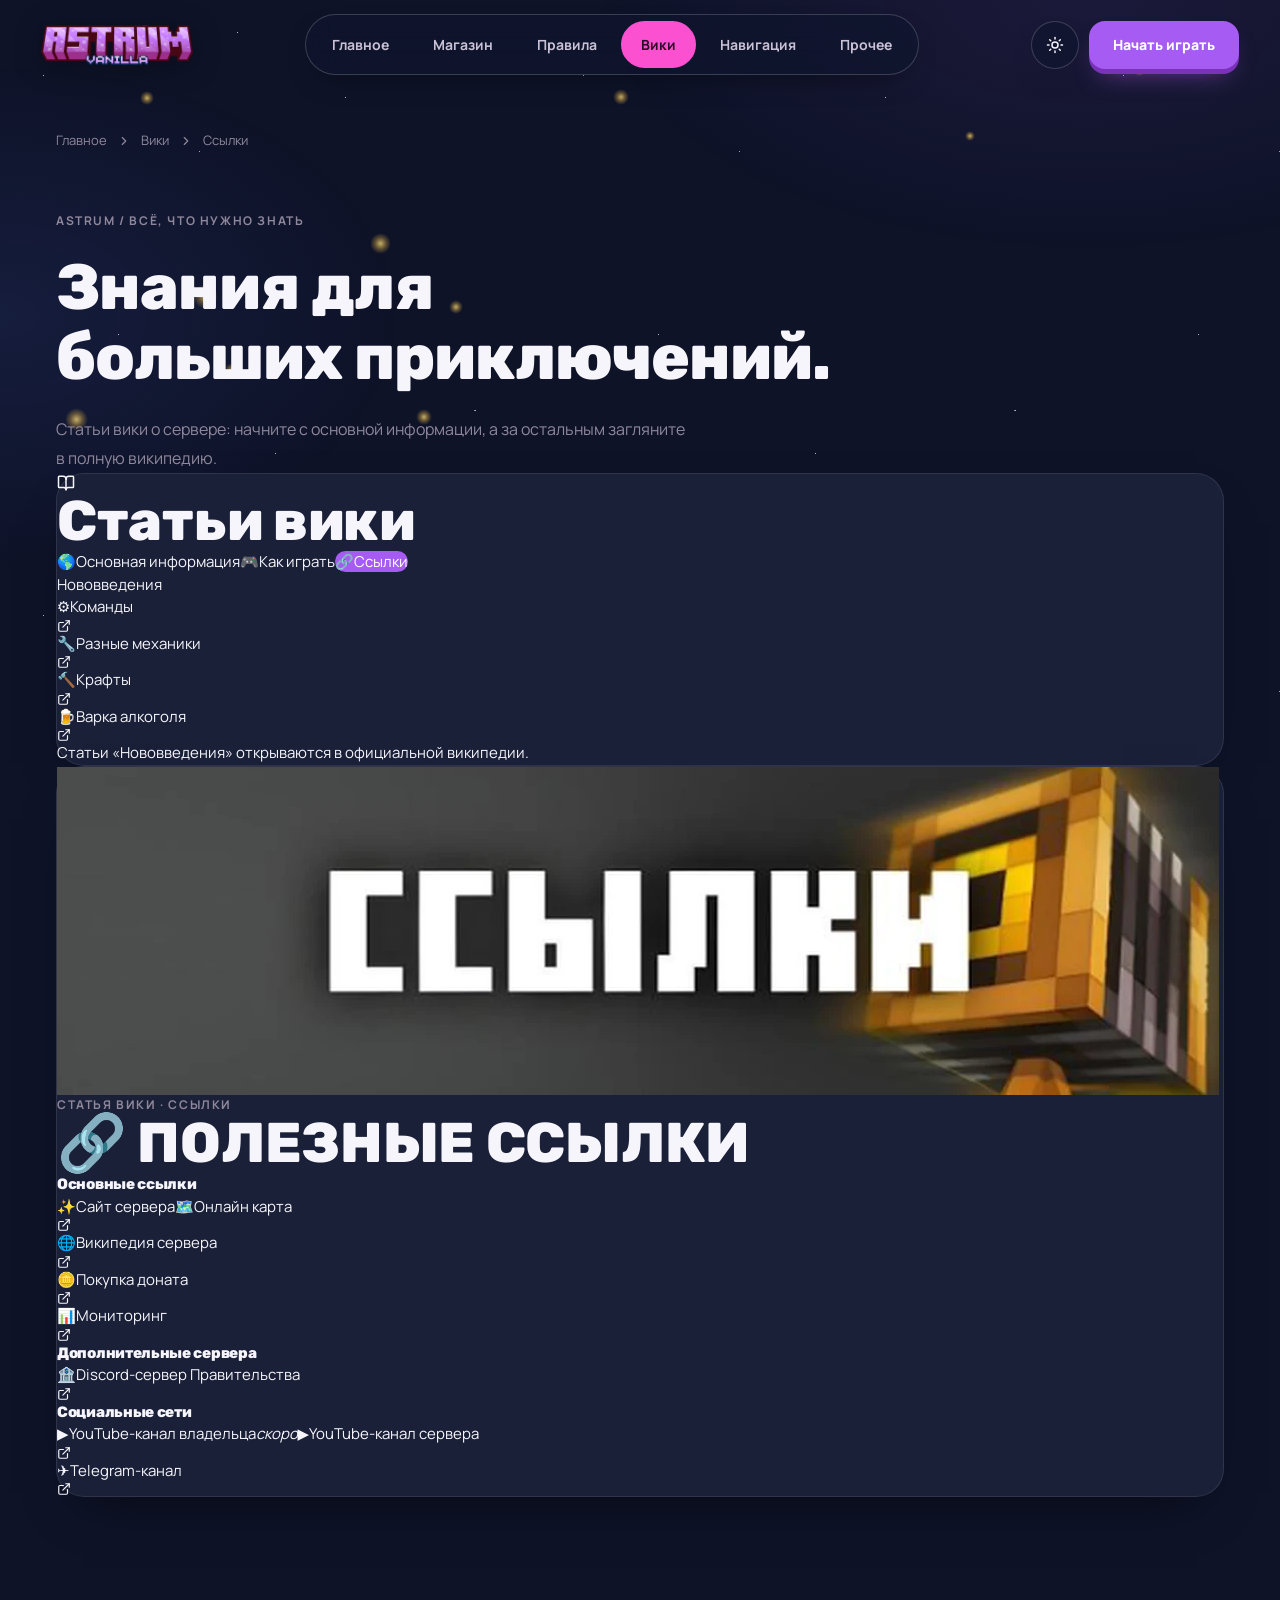
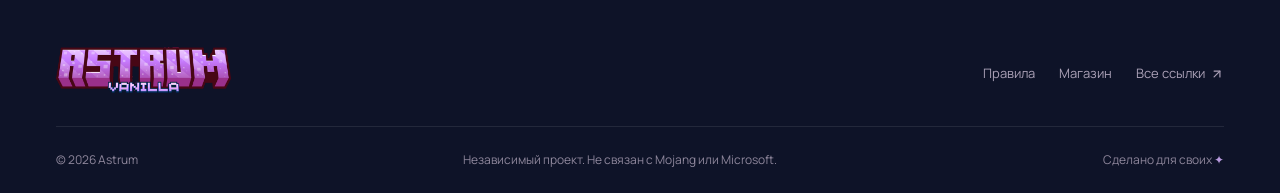
<file: wiki-links.html>
<!DOCTYPE html>
<html lang="ru" data-ny="off" data-ny-lock>
<head>
<meta charset="utf-8">
<meta name="viewport" content="width=device-width, initial-scale=1">
<title>Ссылки — Вики — Astrum</title>
<meta name="description" content="Ванильный Minecraft-сервер Astrum: необязательный РП, города и сообщество. Начни свою историю на astrums.pro.">
<link rel="preconnect" href="https://fonts.googleapis.com">
<link rel="preconnect" href="https://fonts.gstatic.com" crossorigin>
<link rel="stylesheet" href="https://fonts.googleapis.com/css2?family=Rubik:wght@700;800;900&display=swap">
<link rel="icon" type="image/png" href="assets/images/astrum-logo.png">
<script>try{var t=localStorage.getItem("astrum-theme");document.documentElement.setAttribute("data-theme",t==="light"?"light":"dark")}catch(e){document.documentElement.setAttribute("data-theme","dark")}</script>
<link rel="stylesheet" href="assets/css/style.css">
<link rel="stylesheet" href="assets/css/extra.css">
<link rel="stylesheet" href="assets/css/light.css">
<link rel="stylesheet" href="assets/css/newyear.css">
<link rel="stylesheet" href="assets/css/theme.css">
</head>
<body class="antialiased">
<div class="astrum-site"><header class="site-header"><a class="brand brand-logo" href="index.html" aria-label="Astrum Vanilla — на главную"><img src="assets/images/astrum-wordmark.png" alt="Astrum Vanilla" width="640" height="168"></a><nav class="main-nav" aria-label="Главная навигация"><a class="" href="index.html">Главное</a><a class="" href="shop.html">Магазин</a><a class="" href="rules.html">Правила</a><a class="active" aria-current="page" href="wiki.html">Вики</a><a class="" href="navigation.html">Навигация</a><a class="" href="more.html">Прочее</a></nav><div class="header-tools"><button class="theme-toggle" type="button" aria-label="Сменить тему: светлая или тёмная" title="Сменить тему"><svg class="icon-sun" xmlns="http://www.w3.org/2000/svg" width="18" height="18" viewBox="0 0 24 24" fill="none" stroke="currentColor" stroke-width="2" stroke-linecap="round" stroke-linejoin="round" aria-hidden="true"><circle cx="12" cy="12" r="4"></circle><path d="M12 2v2"></path><path d="M12 20v2"></path><path d="m4.93 4.93 1.41 1.41"></path><path d="m17.66 17.66 1.41 1.41"></path><path d="M2 12h2"></path><path d="M20 12h2"></path><path d="m6.34 17.66-1.41 1.41"></path><path d="m19.07 4.93-1.41 1.41"></path></svg><svg class="icon-moon" xmlns="http://www.w3.org/2000/svg" width="18" height="18" viewBox="0 0 24 24" fill="none" stroke="currentColor" stroke-width="2" stroke-linecap="round" stroke-linejoin="round" aria-hidden="true"><path d="M12 3a6 6 0 0 0 9 9 9 9 0 1 1-9-9Z"></path></svg></button><a href="https://discord.gg/phRQ59Pmp" target="_blank" rel="noopener noreferrer" class="header-cta"><span>Начать играть</span></a><button class="menu-toggle" aria-label="Открыть меню"><svg xmlns="http://www.w3.org/2000/svg" width="24" height="24" viewBox="0 0 24 24" fill="none" stroke="currentColor" stroke-width="2" stroke-linecap="round" stroke-linejoin="round" class="lucide lucide-menu" aria-hidden="true"><path d="M4 5h16"></path><path d="M4 12h16"></path><path d="M4 19h16"></path></svg></button></div></header><main><section class="wrap inner-page"><div class="breadcrumbs"><a href="index.html">Главное</a><svg xmlns="http://www.w3.org/2000/svg" width="14" height="14" viewBox="0 0 24 24" fill="none" stroke="currentColor" stroke-width="2" stroke-linecap="round" stroke-linejoin="round" class="lucide lucide-chevron-right" aria-hidden="true"><path d="m9 18 6-6-6-6"></path></svg><a href="wiki.html">Вики</a><svg xmlns="http://www.w3.org/2000/svg" width="14" height="14" viewBox="0 0 24 24" fill="none" stroke="currentColor" stroke-width="2" stroke-linecap="round" stroke-linejoin="round" class="lucide lucide-chevron-right" aria-hidden="true"><path d="m9 18 6-6-6-6"></path></svg><span>Ссылки</span></div><span class="eyebrow">ASTRUM / ВСЁ, ЧТО НУЖНО ЗНАТЬ</span><h1>Знания для
больших приключений.</h1><p class="page-intro">Статьи вики о сервере: начните с основной информации, а за остальным загляните в полную википедию.</p><div class="wk"><aside class="wk-side" aria-label="Статьи вики"><div class="wk-side-card"><h2 class="wk-side-title"><svg xmlns="http://www.w3.org/2000/svg" width="18" height="18" viewBox="0 0 24 24" fill="none" stroke="currentColor" stroke-width="2" stroke-linecap="round" stroke-linejoin="round" aria-hidden="true"><path d="M12 7v14"></path><path d="M3 18a1 1 0 0 1-1-1V4a1 1 0 0 1 1-1h5a4 4 0 0 1 4 4 4 4 0 0 1 4-4h5a1 1 0 0 1 1 1v13a1 1 0 0 1-1 1h-6a3 3 0 0 0-3 3 3 3 0 0 0-3-3z"></path></svg><span>Статьи вики</span></h2><nav class="wk-nav" aria-label="Список статей"><a class="wk-link" href="wiki.html"><span class="wk-emoji" aria-hidden="true">🌎</span><span>Основная информация</span></a><a class="wk-link" href="wiki-how-play.html"><span class="wk-emoji" aria-hidden="true">🎮</span><span>Как играть</span></a><a class="wk-link is-active" aria-current="page" href="wiki-links.html"><span class="wk-emoji" aria-hidden="true">🔗</span><span>Ссылки</span></a><p class="wk-group">Нововведения</p><a class="wk-link is-sub" href="https://astrums.pro/wiki/new/commands" target="_blank" rel="noopener noreferrer"><span class="wk-emoji" aria-hidden="true">⚙️</span><span>Команды</span><svg class="wk-ext" xmlns="http://www.w3.org/2000/svg" width="14" height="14" viewBox="0 0 24 24" fill="none" stroke="currentColor" stroke-width="2" stroke-linecap="round" stroke-linejoin="round" aria-hidden="true"><path d="M15 3h6v6"></path><path d="M10 14 21 3"></path><path d="M18 13v6a2 2 0 0 1-2 2H5a2 2 0 0 1-2-2V8a2 2 0 0 1 2-2h6"></path></svg></a><a class="wk-link is-sub" href="https://astrums.pro/wiki/new/mechanics" target="_blank" rel="noopener noreferrer"><span class="wk-emoji" aria-hidden="true">🔧</span><span>Разные механики</span><svg class="wk-ext" xmlns="http://www.w3.org/2000/svg" width="14" height="14" viewBox="0 0 24 24" fill="none" stroke="currentColor" stroke-width="2" stroke-linecap="round" stroke-linejoin="round" aria-hidden="true"><path d="M15 3h6v6"></path><path d="M10 14 21 3"></path><path d="M18 13v6a2 2 0 0 1-2 2H5a2 2 0 0 1-2-2V8a2 2 0 0 1 2-2h6"></path></svg></a><a class="wk-link is-sub" href="https://astrums.pro/wiki/new/crafts" target="_blank" rel="noopener noreferrer"><span class="wk-emoji" aria-hidden="true">🔨</span><span>Крафты</span><svg class="wk-ext" xmlns="http://www.w3.org/2000/svg" width="14" height="14" viewBox="0 0 24 24" fill="none" stroke="currentColor" stroke-width="2" stroke-linecap="round" stroke-linejoin="round" aria-hidden="true"><path d="M15 3h6v6"></path><path d="M10 14 21 3"></path><path d="M18 13v6a2 2 0 0 1-2 2H5a2 2 0 0 1-2-2V8a2 2 0 0 1 2-2h6"></path></svg></a><a class="wk-link is-sub" href="https://astrums.pro/wiki/new/brewery" target="_blank" rel="noopener noreferrer"><span class="wk-emoji" aria-hidden="true">🍺</span><span>Варка алкоголя</span><svg class="wk-ext" xmlns="http://www.w3.org/2000/svg" width="14" height="14" viewBox="0 0 24 24" fill="none" stroke="currentColor" stroke-width="2" stroke-linecap="round" stroke-linejoin="round" aria-hidden="true"><path d="M15 3h6v6"></path><path d="M10 14 21 3"></path><path d="M18 13v6a2 2 0 0 1-2 2H5a2 2 0 0 1-2-2V8a2 2 0 0 1 2-2h6"></path></svg></a></nav><p class="wk-side-note">Статьи «Нововведения» открываются в официальной википедии.</p></div></aside><article class="wk-article"><figure class="wk-banner is-wide"><img src="assets/images/wiki-links.webp" alt="Ссылки" width="1162" height="328" fetchpriority="high"></figure><header class="wk-head"><span class="eyebrow">СТАТЬЯ ВИКИ · ССЫЛКИ</span><h2><span class="wk-emoji" aria-hidden="true">🔗</span> ПОЛЕЗНЫЕ ССЫЛКИ</h2></header><section class="wk-sec wk-sec-first"><div class="wk-lgroup"><h4>Основные ссылки</h4><div class="wk-pills"><a class="wk-pill" href="index.html"><span class="wk-emoji" aria-hidden="true">✨</span><span>Сайт сервера</span></a><a class="wk-pill" href="https://astrums.pro/map" target="_blank" rel="noopener noreferrer"><span class="wk-emoji" aria-hidden="true">🗺️</span><span>Онлайн карта</span><svg class="wk-ext" xmlns="http://www.w3.org/2000/svg" width="14" height="14" viewBox="0 0 24 24" fill="none" stroke="currentColor" stroke-width="2" stroke-linecap="round" stroke-linejoin="round" aria-hidden="true"><path d="M15 3h6v6"></path><path d="M10 14 21 3"></path><path d="M18 13v6a2 2 0 0 1-2 2H5a2 2 0 0 1-2-2V8a2 2 0 0 1 2-2h6"></path></svg></a><a class="wk-pill" href="https://astrums.pro/wiki" target="_blank" rel="noopener noreferrer"><span class="wk-emoji" aria-hidden="true">🌐</span><span>Википедия сервера</span><svg class="wk-ext" xmlns="http://www.w3.org/2000/svg" width="14" height="14" viewBox="0 0 24 24" fill="none" stroke="currentColor" stroke-width="2" stroke-linecap="round" stroke-linejoin="round" aria-hidden="true"><path d="M15 3h6v6"></path><path d="M10 14 21 3"></path><path d="M18 13v6a2 2 0 0 1-2 2H5a2 2 0 0 1-2-2V8a2 2 0 0 1 2-2h6"></path></svg></a><a class="wk-pill" href="https://shop.astrums.pro/" target="_blank" rel="noopener noreferrer"><span class="wk-emoji" aria-hidden="true">🪙</span><span>Покупка доната</span><svg class="wk-ext" xmlns="http://www.w3.org/2000/svg" width="14" height="14" viewBox="0 0 24 24" fill="none" stroke="currentColor" stroke-width="2" stroke-linecap="round" stroke-linejoin="round" aria-hidden="true"><path d="M15 3h6v6"></path><path d="M10 14 21 3"></path><path d="M18 13v6a2 2 0 0 1-2 2H5a2 2 0 0 1-2-2V8a2 2 0 0 1 2-2h6"></path></svg></a><a class="wk-pill" href="https://hotmc.ru/minecraft-server-261288" target="_blank" rel="noopener noreferrer"><span class="wk-emoji" aria-hidden="true">📊</span><span>Мониторинг</span><svg class="wk-ext" xmlns="http://www.w3.org/2000/svg" width="14" height="14" viewBox="0 0 24 24" fill="none" stroke="currentColor" stroke-width="2" stroke-linecap="round" stroke-linejoin="round" aria-hidden="true"><path d="M15 3h6v6"></path><path d="M10 14 21 3"></path><path d="M18 13v6a2 2 0 0 1-2 2H5a2 2 0 0 1-2-2V8a2 2 0 0 1 2-2h6"></path></svg></a></div></div><div class="wk-lgroup"><h4>Дополнительные сервера</h4><div class="wk-pills"><a class="wk-pill" href="https://discord.gg/wWwMPuhadf" target="_blank" rel="noopener noreferrer"><span class="wk-emoji" aria-hidden="true">🏦</span><span>Discord-сервер Правительства</span><svg class="wk-ext" xmlns="http://www.w3.org/2000/svg" width="14" height="14" viewBox="0 0 24 24" fill="none" stroke="currentColor" stroke-width="2" stroke-linecap="round" stroke-linejoin="round" aria-hidden="true"><path d="M15 3h6v6"></path><path d="M10 14 21 3"></path><path d="M18 13v6a2 2 0 0 1-2 2H5a2 2 0 0 1-2-2V8a2 2 0 0 1 2-2h6"></path></svg></a></div></div><div class="wk-lgroup"><h4>Социальные сети</h4><div class="wk-pills"><span class="wk-pill is-soon" aria-disabled="true"><span class="wk-emoji" aria-hidden="true">▶️</span><span>YouTube-канал владельца</span><em>скоро</em></span><a class="wk-pill" href="https://www.youtube.com/@Astrum_mc" target="_blank" rel="noopener noreferrer"><span class="wk-emoji" aria-hidden="true">▶️</span><span>YouTube-канал сервера</span><svg class="wk-ext" xmlns="http://www.w3.org/2000/svg" width="14" height="14" viewBox="0 0 24 24" fill="none" stroke="currentColor" stroke-width="2" stroke-linecap="round" stroke-linejoin="round" aria-hidden="true"><path d="M15 3h6v6"></path><path d="M10 14 21 3"></path><path d="M18 13v6a2 2 0 0 1-2 2H5a2 2 0 0 1-2-2V8a2 2 0 0 1 2-2h6"></path></svg></a><a class="wk-pill" href="https://t.me/ast_mc" target="_blank" rel="noopener noreferrer"><span class="wk-emoji" aria-hidden="true">✈️</span><span>Telegram-канал</span><svg class="wk-ext" xmlns="http://www.w3.org/2000/svg" width="14" height="14" viewBox="0 0 24 24" fill="none" stroke="currentColor" stroke-width="2" stroke-linecap="round" stroke-linejoin="round" aria-hidden="true"><path d="M15 3h6v6"></path><path d="M10 14 21 3"></path><path d="M18 13v6a2 2 0 0 1-2 2H5a2 2 0 0 1-2-2V8a2 2 0 0 1 2-2h6"></path></svg></a></div></div></section></article></div></section></main><footer class="site-footer wrap"><div class="footer-top"><div class="footer-brand"><a class="brand brand-logo footer-logo" href="index.html" aria-label="Astrum Vanilla — на главную"><img src="assets/images/astrum-wordmark.png" alt="Astrum Vanilla" width="640" height="168" loading="lazy"></a></div><div class="footer-links"><a href="rules.html">Правила</a><a href="shop.html">Магазин</a><a href="navigation.html">Все ссылки <svg xmlns="http://www.w3.org/2000/svg" width="14" height="14" viewBox="0 0 24 24" fill="none" stroke="currentColor" stroke-width="2" stroke-linecap="round" stroke-linejoin="round" class="lucide lucide-arrow-up-right" aria-hidden="true"><path d="M7 7h10v10"></path><path d="M7 17 17 7"></path></svg></a></div></div><div class="footer-bottom"><span>© 2026 Astrum</span><span>Независимый проект. Не связан с Mojang или Microsoft.</span><span>Сделано для своих <span class="accent">✦</span></span></div></footer></div>
<script src="assets/js/main.js" defer></script>
<script src="assets/js/newyear.js" defer></script>
<script src="assets/js/theme.js" defer></script>
</body>
</html>
</file>
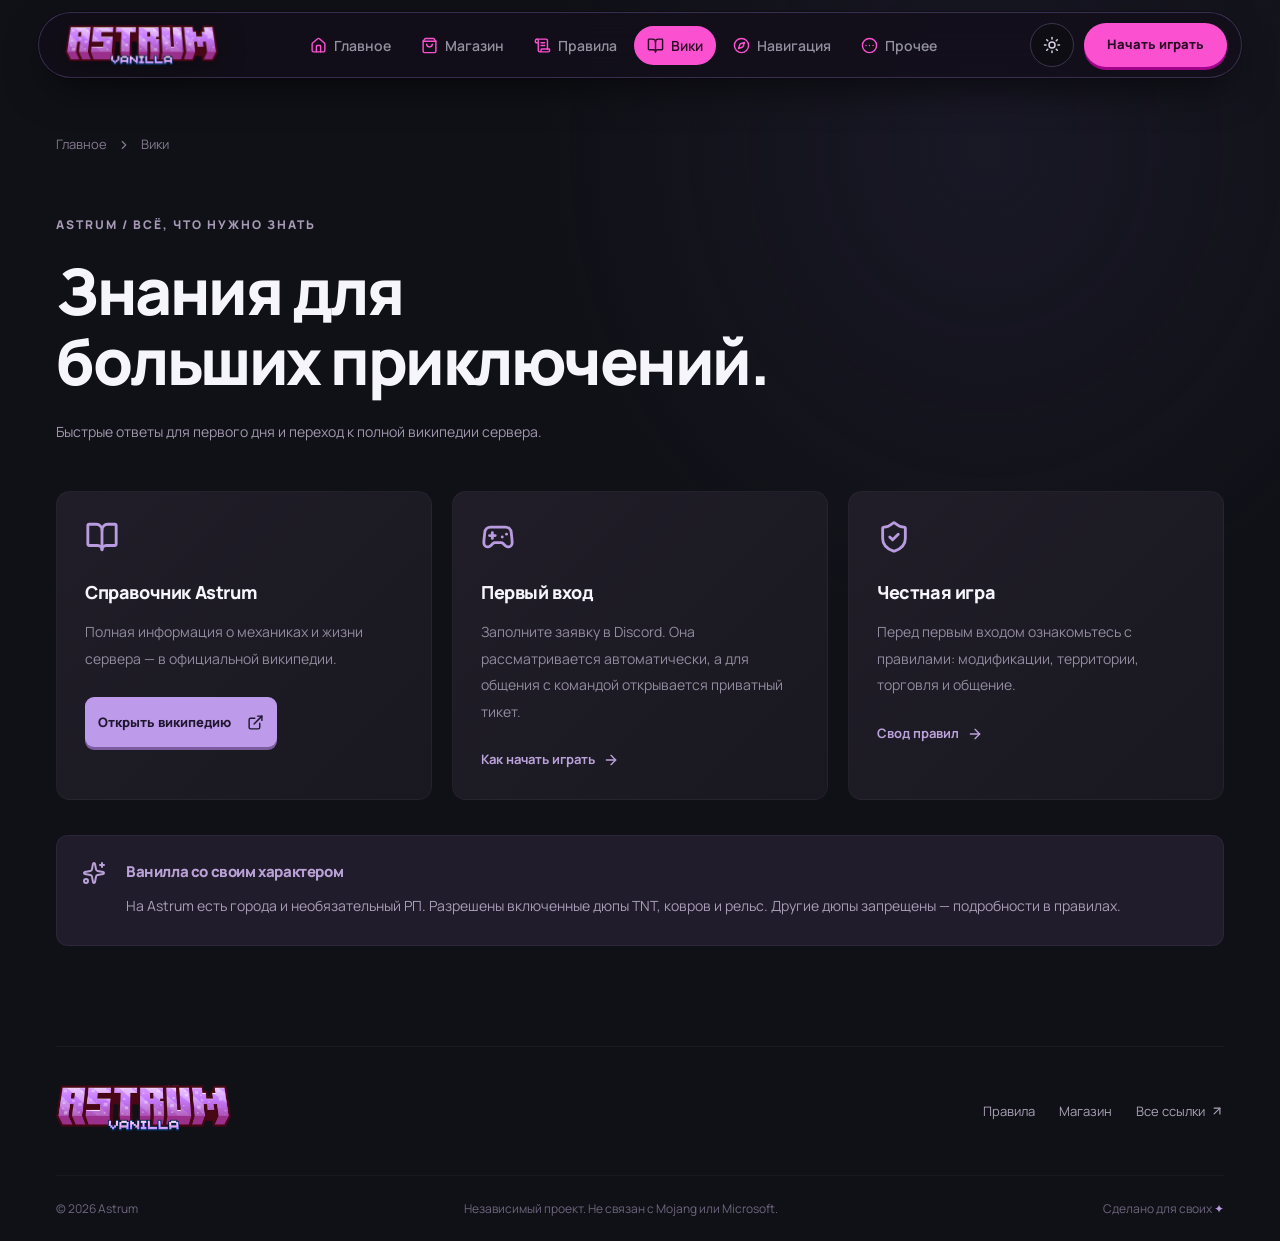
<file: wiki.html>
<!DOCTYPE html>
<html lang="ru">
<head>
<meta charset="utf-8">
<meta name="viewport" content="width=device-width, initial-scale=1">
<title>Вики — Astrum</title>
<meta name="description" content="Ванильный Minecraft-сервер Astrum: необязательный РП, города и сообщество. Начни свою историю на astrums.pro.">
<meta property="og:type" content="website">
<meta property="og:site_name" content="ASTRUM">
<meta property="og:title" content="Вики — Astrum">
<meta property="og:description" content="Ванильный Minecraft-сервер Astrum: необязательный РП, города и сообщество. Начни свою историю на astrums.pro.">
<meta property="og:url" content="https://ibronchikss.github.io/wiki.html">
<meta property="og:image" content="https://ibronchikss.github.io/assets/images/og-image.png">
<meta property="og:image:secure_url" content="https://ibronchikss.github.io/assets/images/og-image.png">
<meta property="og:image:type" content="image/png">
<meta property="og:image:width" content="1200">
<meta property="og:image:height" content="630">
<meta property="og:image:alt" content="Логотип Astrum — розовая планета из блоков">
<meta property="og:locale" content="ru_RU">
<meta name="twitter:card" content="summary_large_image">
<meta name="twitter:title" content="Вики — Astrum">
<meta name="twitter:description" content="Ванильный Minecraft-сервер Astrum: необязательный РП, города и сообщество. Начни свою историю на astrums.pro.">
<meta name="twitter:image" content="https://ibronchikss.github.io/assets/images/og-image.png">
<meta name="theme-color" content="#101117">
<link rel="icon" type="image/png" href="assets/images/astrum-logo.png">
<script>try{var t=localStorage.getItem("astrum-theme");document.documentElement.setAttribute("data-theme",t==="light"?"light":"dark")}catch(e){document.documentElement.setAttribute("data-theme","dark")}</script>
<link rel="stylesheet" href="assets/css/style.css">
<link rel="stylesheet" href="assets/css/extra.css">
<link rel="stylesheet" href="assets/css/light.css">
</head>
<body class="antialiased">
<div class="astrum-site"><header class="site-header"><a class="brand brand-logo" href="index.html" aria-label="Astrum Vanilla — на главную"><img src="assets/images/astrum-wordmark.png" alt="Astrum Vanilla" width="640" height="168"></a><nav class="main-nav" aria-label="Главная навигация"><a class="" href="index.html"><svg class="nav-icon" xmlns="http://www.w3.org/2000/svg" width="20" height="20" viewBox="0 0 24 24" fill="none" stroke="currentColor" stroke-width="2" stroke-linecap="round" stroke-linejoin="round" aria-hidden="true"><path d="M15 21v-8a1 1 0 0 0-1-1h-4a1 1 0 0 0-1 1v8"></path><path d="M3 10a2 2 0 0 1 .709-1.528l7-5.999a2 2 0 0 1 2.582 0l7 5.999A2 2 0 0 1 21 10v9a2 2 0 0 1-2 2H5a2 2 0 0 1-2-2z"></path></svg><span>Главное</span></a><a class="" href="shop.html"><svg class="nav-icon" xmlns="http://www.w3.org/2000/svg" width="20" height="20" viewBox="0 0 24 24" fill="none" stroke="currentColor" stroke-width="2" stroke-linecap="round" stroke-linejoin="round" aria-hidden="true"><path d="M6 2 3 6v14a2 2 0 0 0 2 2h14a2 2 0 0 0 2-2V6l-3-4Z"></path><path d="M3 6h18"></path><path d="M16 10a4 4 0 0 1-8 0"></path></svg><span>Магазин</span></a><a class="" href="rules.html"><svg class="nav-icon" xmlns="http://www.w3.org/2000/svg" width="20" height="20" viewBox="0 0 24 24" fill="none" stroke="currentColor" stroke-width="2" stroke-linecap="round" stroke-linejoin="round" aria-hidden="true"><path d="M15 12h-5"></path><path d="M15 8h-5"></path><path d="M19 17V5a2 2 0 0 0-2-2H4"></path><path d="M8 21h12a2 2 0 0 0 2-2v-1a1 1 0 0 0-1-1H11a1 1 0 0 0-1 1v1a2 2 0 1 1-4 0V5a2 2 0 1 0-4 0v2a1 1 0 0 0 1 1h3"></path></svg><span>Правила</span></a><a class="active" aria-current="page" href="wiki.html"><svg class="nav-icon" xmlns="http://www.w3.org/2000/svg" width="20" height="20" viewBox="0 0 24 24" fill="none" stroke="currentColor" stroke-width="2" stroke-linecap="round" stroke-linejoin="round" aria-hidden="true"><path d="M12 7v14"></path><path d="M3 18a1 1 0 0 1-1-1V4a1 1 0 0 1 1-1h5a4 4 0 0 1 4 4 4 4 0 0 1 4-4h5a1 1 0 0 1 1 1v13a1 1 0 0 1-1 1h-6a3 3 0 0 0-3 3 3 3 0 0 0-3-3z"></path></svg><span>Вики</span></a><a class="" href="navigation.html"><svg class="nav-icon" xmlns="http://www.w3.org/2000/svg" width="20" height="20" viewBox="0 0 24 24" fill="none" stroke="currentColor" stroke-width="2" stroke-linecap="round" stroke-linejoin="round" aria-hidden="true"><circle cx="12" cy="12" r="10"></circle><path d="m16.24 7.76-1.804 5.411a2 2 0 0 1-1.265 1.265L7.76 16.24l1.804-5.411a2 2 0 0 1 1.265-1.265z"></path></svg><span>Навигация</span></a><a class="" href="more.html"><svg class="nav-icon" xmlns="http://www.w3.org/2000/svg" width="20" height="20" viewBox="0 0 24 24" fill="none" stroke="currentColor" stroke-width="2" stroke-linecap="round" stroke-linejoin="round" aria-hidden="true"><circle cx="12" cy="12" r="10"></circle><path d="M17 12h.01"></path><path d="M12 12h.01"></path><path d="M7 12h.01"></path></svg><span>Прочее</span></a></nav><div class="header-tools"><button class="theme-toggle" type="button" aria-label="Сменить тему: светлая или тёмная" title="Сменить тему"><svg class="icon-sun" xmlns="http://www.w3.org/2000/svg" width="18" height="18" viewBox="0 0 24 24" fill="none" stroke="currentColor" stroke-width="2" stroke-linecap="round" stroke-linejoin="round" aria-hidden="true"><circle cx="12" cy="12" r="4"></circle><path d="M12 2v2"></path><path d="M12 20v2"></path><path d="m4.93 4.93 1.41 1.41"></path><path d="m17.66 17.66 1.41 1.41"></path><path d="M2 12h2"></path><path d="M20 12h2"></path><path d="m6.34 17.66-1.41 1.41"></path><path d="m19.07 4.93-1.41 1.41"></path></svg><svg class="icon-moon" xmlns="http://www.w3.org/2000/svg" width="18" height="18" viewBox="0 0 24 24" fill="none" stroke="currentColor" stroke-width="2" stroke-linecap="round" stroke-linejoin="round" aria-hidden="true"><path d="M12 3a6 6 0 0 0 9 9 9 9 0 1 1-9-9Z"></path></svg></button><a href="https://discord.gg/phRQ59Pmp" target="_blank" rel="noopener noreferrer" class="header-cta"><span>Начать играть</span></a></div><button class="menu-toggle" aria-label="Открыть меню"><svg xmlns="http://www.w3.org/2000/svg" width="24" height="24" viewBox="0 0 24 24" fill="none" stroke="currentColor" stroke-width="2" stroke-linecap="round" stroke-linejoin="round" class="lucide lucide-menu" aria-hidden="true"><path d="M4 5h16"></path><path d="M4 12h16"></path><path d="M4 19h16"></path></svg></button></header><main><section class="wrap inner-page"><div class="breadcrumbs"><a href="index.html">Главное</a><svg xmlns="http://www.w3.org/2000/svg" width="14" height="14" viewBox="0 0 24 24" fill="none" stroke="currentColor" stroke-width="2" stroke-linecap="round" stroke-linejoin="round" class="lucide lucide-chevron-right" aria-hidden="true"><path d="m9 18 6-6-6-6"></path></svg><span>Вики</span></div><span class="eyebrow">ASTRUM / ВСЁ, ЧТО НУЖНО ЗНАТЬ</span><h1>Знания для
больших приключений.</h1><p class="page-intro">Быстрые ответы для первого дня и переход к полной википедии сервера.</p><div class="wiki-grid"><article class="feature-card"><svg xmlns="http://www.w3.org/2000/svg" width="34" height="34" viewBox="0 0 24 24" fill="none" stroke="currentColor" stroke-width="2" stroke-linecap="round" stroke-linejoin="round" class="lucide lucide-book-open accent" aria-hidden="true"><path d="M12 7v14"></path><path d="M3 18a1 1 0 0 1-1-1V4a1 1 0 0 1 1-1h5a4 4 0 0 1 4 4 4 4 0 0 1 4-4h5a1 1 0 0 1 1 1v13a1 1 0 0 1-1 1h-6a3 3 0 0 0-3 3 3 3 0 0 0-3-3z"></path></svg><h3>Справочник Astrum</h3><p>Полная информация о механиках и жизни сервера — в официальной википедии.</p><a href="https://astrums.pro/wiki" target="_blank" rel="noopener noreferrer" class="button primary">Открыть википедию <svg xmlns="http://www.w3.org/2000/svg" width="17" height="17" viewBox="0 0 24 24" fill="none" stroke="currentColor" stroke-width="2" stroke-linecap="round" stroke-linejoin="round" class="lucide lucide-external-link" aria-hidden="true"><path d="M15 3h6v6"></path><path d="M10 14 21 3"></path><path d="M18 13v6a2 2 0 0 1-2 2H5a2 2 0 0 1-2-2V8a2 2 0 0 1 2-2h6"></path></svg></a></article><article class="feature-card"><svg xmlns="http://www.w3.org/2000/svg" width="34" height="34" viewBox="0 0 24 24" fill="none" stroke="currentColor" stroke-width="2" stroke-linecap="round" stroke-linejoin="round" class="lucide lucide-gamepad2 lucide-gamepad-2 accent" aria-hidden="true"><line x1="6" x2="10" y1="11" y2="11"></line><line x1="8" x2="8" y1="9" y2="13"></line><line x1="15" x2="15.01" y1="12" y2="12"></line><line x1="18" x2="18.01" y1="10" y2="10"></line><path d="M17.32 5H6.68a4 4 0 0 0-3.978 3.59c-.006.052-.01.101-.017.152C2.604 9.416 2 14.456 2 16a3 3 0 0 0 3 3c1 0 1.5-.5 2-1l1.414-1.414A2 2 0 0 1 9.828 16h4.344a2 2 0 0 1 1.414.586L17 18c.5.5 1 1 2 1a3 3 0 0 0 3-3c0-1.545-.604-6.584-.685-7.258-.007-.05-.011-.1-.017-.151A4 4 0 0 0 17.32 5z"></path></svg><h3>Первый вход</h3><p>Заполните заявку в Discord. Она рассматривается автоматически, а для общения с командой открывается приватный тикет.</p><a class="text-link" href="index.html#start">Как начать играть <svg xmlns="http://www.w3.org/2000/svg" width="16" height="16" viewBox="0 0 24 24" fill="none" stroke="currentColor" stroke-width="2" stroke-linecap="round" stroke-linejoin="round" class="lucide lucide-arrow-right" aria-hidden="true"><path d="M5 12h14"></path><path d="m12 5 7 7-7 7"></path></svg></a></article><article class="feature-card"><svg xmlns="http://www.w3.org/2000/svg" width="34" height="34" viewBox="0 0 24 24" fill="none" stroke="currentColor" stroke-width="2" stroke-linecap="round" stroke-linejoin="round" class="lucide lucide-shield-check accent" aria-hidden="true"><path d="M20 13c0 5-3.5 7.5-7.66 8.95a1 1 0 0 1-.67-.01C7.5 20.5 4 18 4 13V6a1 1 0 0 1 1-1c2 0 4.5-1.2 6.24-2.72a1.17 1.17 0 0 1 1.52 0C14.51 3.81 17 5 19 5a1 1 0 0 1 1 1z"></path><path d="m9 12 2 2 4-4"></path></svg><h3>Честная игра</h3><p>Перед первым входом ознакомьтесь с правилами: модификации, территории, торговля и общение.</p><a class="text-link" href="rules.html">Свод правил <svg xmlns="http://www.w3.org/2000/svg" width="16" height="16" viewBox="0 0 24 24" fill="none" stroke="currentColor" stroke-width="2" stroke-linecap="round" stroke-linejoin="round" class="lucide lucide-arrow-right" aria-hidden="true"><path d="M5 12h14"></path><path d="m12 5 7 7-7 7"></path></svg></a></article></div><div class="info-panel"><svg xmlns="http://www.w3.org/2000/svg" width="24" height="24" viewBox="0 0 24 24" fill="none" stroke="currentColor" stroke-width="2" stroke-linecap="round" stroke-linejoin="round" class="lucide lucide-sparkles" aria-hidden="true"><path d="M11.017 2.814a1 1 0 0 1 1.966 0l1.051 5.558a2 2 0 0 0 1.594 1.594l5.558 1.051a1 1 0 0 1 0 1.966l-5.558 1.051a2 2 0 0 0-1.594 1.594l-1.051 5.558a1 1 0 0 1-1.966 0l-1.051-5.558a2 2 0 0 0-1.594-1.594l-5.558-1.051a1 1 0 0 1 0-1.966l5.558-1.051a2 2 0 0 0 1.594-1.594z"></path><path d="M20 2v4"></path><path d="M22 4h-4"></path><circle cx="4" cy="20" r="2"></circle></svg><div><h3>Ванилла со своим характером</h3><p>На Astrum есть города и необязательный РП. Разрешены включенные дюпы TNT, ковров и рельс. Другие дюпы запрещены — подробности в правилах.</p></div></div></section></main><footer class="site-footer wrap"><div class="footer-top"><div class="footer-brand"><a class="brand brand-logo footer-logo" href="index.html" aria-label="Astrum Vanilla — на главную"><img src="assets/images/astrum-wordmark.png" alt="Astrum Vanilla" width="640" height="168" loading="lazy"></a></div><div class="footer-links"><a href="rules.html">Правила</a><a href="shop.html">Магазин</a><a href="navigation.html">Все ссылки <svg xmlns="http://www.w3.org/2000/svg" width="14" height="14" viewBox="0 0 24 24" fill="none" stroke="currentColor" stroke-width="2" stroke-linecap="round" stroke-linejoin="round" class="lucide lucide-arrow-up-right" aria-hidden="true"><path d="M7 7h10v10"></path><path d="M7 17 17 7"></path></svg></a></div></div><div class="footer-bottom"><span>© 2026 Astrum</span><span>Независимый проект. Не связан с Mojang или Microsoft.</span><span>Сделано для своих <span class="accent">✦</span></span></div></footer></div>
<script src="assets/js/main.js" defer></script>
</body>
</html>
</file>
<file: assets/css/style.css>
@import "https://fonts.googleapis.com/css2?family=Manrope:wght@400;500;600;700;800&display=swap";
@layer properties{@supports (((-webkit-hyphens:none)) and (not (margin-trim:inline))) or ((-moz-orient:inline) and (not (color:rgb(from red r g b)))){*,:before,:after,::backdrop{--tw-space-y-reverse:0;--tw-border-style:solid;--tw-font-weight:initial;--tw-tracking:initial;--tw-shadow:0 0 #0000;--tw-shadow-color:initial;--tw-shadow-alpha:100%;--tw-inset-shadow:0 0 #0000;--tw-inset-shadow-color:initial;--tw-inset-shadow-alpha:100%;--tw-ring-color:initial;--tw-ring-shadow:0 0 #0000;--tw-inset-ring-color:initial;--tw-inset-ring-shadow:0 0 #0000;--tw-ring-inset:initial;--tw-ring-offset-width:0px;--tw-ring-offset-color:#fff;--tw-ring-offset-shadow:0 0 #0000}}}@layer theme{:root,:host{--font-sans:"Manrope", sans-serif;--font-mono:ui-monospace, SFMono-Regular, Menlo, Monaco, Consolas, "Liberation Mono", "Courier New", monospace;--color-green-100:#dcfce7;--color-green-200:#b9f8cf;--color-green-800:#016630;--color-green-900:#0d542b;--color-gray-100:#f3f4f6;--color-gray-200:#e5e7eb;--color-gray-800:#1e2939;--spacing:.25rem;--container-md:28rem;--text-xs:.75rem;--text-xs--line-height:calc(1 / .75);--text-sm:.875rem;--text-sm--line-height:calc(1.25 / .875);--text-lg:1.125rem;--text-lg--line-height:calc(1.75 / 1.125);--text-2xl:1.5rem;--text-2xl--line-height:calc(2 / 1.5);--font-weight-medium:500;--font-weight-semibold:600;--font-weight-bold:700;--tracking-wider:.05em;--default-transition-duration:.15s;--default-transition-timing-function:cubic-bezier(.4, 0, .2, 1);--default-font-family:var(--font-sans);--default-mono-font-family:var(--font-mono)}@supports (color:lab(0% 0 0)){:root,:host{--color-green-100:lab(96.1861% -13.8464 6.52365);--color-green-200:lab(92.4222% -26.4702 12.9427);--color-green-800:lab(37.4616% -36.7971 22.9692);--color-green-900:lab(30.797% -29.6927 17.382);--color-gray-100:lab(96.1596% -.0823438 -1.13575);--color-gray-200:lab(91.6229% -.159115 -2.26791);--color-gray-800:lab(16.1051% -1.18239 -11.7533)}}}@layer base{*,:after,:before,::backdrop{box-sizing:border-box;border:0 solid;margin:0;padding:0}::file-selector-button{box-sizing:border-box;border:0 solid;margin:0;padding:0}html,:host{-webkit-text-size-adjust:100%;tab-size:4;line-height:1.5;font-family:var(--default-font-family,-apple-system, BlinkMacSystemFont, "Segoe UI", Roboto, "Helvetica Neue", "Noto Sans", Arial, sans-serif, "Apple Color Emoji", "Segoe UI Emoji", "Segoe UI Symbol", "Noto Color Emoji");font-feature-settings:var(--default-font-feature-settings,normal);font-variation-settings:var(--default-font-variation-settings,normal);-webkit-tap-highlight-color:transparent}hr{height:0;color:inherit;border-top-width:1px}abbr:where([title]){-webkit-text-decoration:underline dotted;text-decoration:underline dotted}h1,h2,h3,h4,h5,h6{font-size:inherit;font-weight:inherit}a{color:inherit;-webkit-text-decoration:inherit;-webkit-text-decoration:inherit;-webkit-text-decoration:inherit;-webkit-text-decoration:inherit;text-decoration:inherit}b,strong{font-weight:bolder}code,kbd,samp,pre{font-family:var(--default-mono-font-family,ui-monospace, SFMono-Regular, Menlo, Monaco, Consolas, "Liberation Mono", "Courier New", monospace);font-feature-settings:var(--default-mono-font-feature-settings,normal);font-variation-settings:var(--default-mono-font-variation-settings,normal);font-size:1em}small{font-size:80%}sub,sup{vertical-align:baseline;font-size:75%;line-height:0;position:relative}sub{bottom:-.25em}sup{top:-.5em}table{text-indent:0;border-color:inherit;border-collapse:collapse}:-moz-focusring:where(:not(iframe)){outline:auto}progress{vertical-align:baseline}summary{display:list-item}ol,ul,menu{list-style:none}img,svg,video,canvas,audio,iframe,embed,object{vertical-align:middle;display:block}img,video{max-width:100%;height:auto}button,input,select,optgroup,textarea{font:inherit;font-feature-settings:inherit;font-variation-settings:inherit;letter-spacing:inherit;color:inherit;opacity:1;background-color:#0000;border-radius:0}::file-selector-button{font:inherit;font-feature-settings:inherit;font-variation-settings:inherit;letter-spacing:inherit;color:inherit;opacity:1;background-color:#0000;border-radius:0}:where(select:is([multiple],[size])) optgroup{font-weight:bolder}:where(select:is([multiple],[size])) optgroup option{padding-inline-start:20px}::file-selector-button{margin-inline-end:4px}::placeholder{opacity:1}@supports (not ((-webkit-appearance:-apple-pay-button))) or (contain-intrinsic-size:1px){::placeholder{color:currentColor}@supports (color:color-mix(in lab, red, red)){::placeholder{color:color-mix(in oklab, currentcolor 50%, transparent)}}}textarea{resize:vertical}::-webkit-search-decoration{-webkit-appearance:none}::-webkit-date-and-time-value{min-height:1lh;text-align:inherit}::-webkit-datetime-edit{display:inline-flex}::-webkit-datetime-edit-fields-wrapper{padding:0}::-webkit-datetime-edit{padding-block:0}::-webkit-datetime-edit-year-field{padding-block:0}::-webkit-datetime-edit-month-field{padding-block:0}::-webkit-datetime-edit-day-field{padding-block:0}::-webkit-datetime-edit-hour-field{padding-block:0}::-webkit-datetime-edit-minute-field{padding-block:0}::-webkit-datetime-edit-second-field{padding-block:0}::-webkit-datetime-edit-millisecond-field{padding-block:0}::-webkit-datetime-edit-meridiem-field{padding-block:0}::-webkit-calendar-picker-indicator{line-height:1}:-moz-ui-invalid{box-shadow:none}button,input:where([type=button],[type=reset],[type=submit]){appearance:button}::file-selector-button{appearance:button}::-webkit-inner-spin-button{height:auto}::-webkit-outer-spin-button{height:auto}[hidden]:where(:not([hidden=until-found])){display:none!important}:root{--lightningcss-light: ;--lightningcss-dark:initial;color-scheme:dark}*{box-sizing:border-box}html{scroll-behavior:smooth;scroll-padding-top:100px}body{color:#f6f5fb;background:#101117;margin:0;font-family:Manrope,sans-serif;font-size:15px}button,a,input,summary{-webkit-tap-highlight-color:transparent}button,a{touch-action:manipulation}button{cursor:pointer;font:inherit}a{color:inherit;text-decoration:none}button{color:inherit}button:disabled{cursor:default}button:focus-visible,a:focus-visible,summary:focus-visible,input:focus-visible{outline-offset:5px;outline:2px solid #bb9dff}h1,h2,h3,p{margin:0}button{border:0}::selection{color:#fff;background:#9765ee}input{font:inherit;color:inherit}svg{flex-shrink:0}button,a{transition:background .2s,color .2s,transform .2s,border-color .2s}button:hover{filter:brightness(1.08)}}@layer components{.astrum-site{background:radial-gradient(at 77% 12%,#24203870,#0000 32%),#101117;overflow:hidden}.wrap{width:min(1240px,100% - 112px);margin-inline:auto}.site-header{z-index:20;border-bottom:1px solid #ffffff0c;align-items:center;gap:32px;height:100px;padding:0 4%;display:flex;position:relative}.brand{letter-spacing:1.5px;align-items:center;gap:9px;font-size:25px;font-weight:800;display:inline-flex}.brand-symbol{color:#bc98ff;font-size:40px;line-height:1}.brand-dot{color:#918a9b;align-self:flex-start;margin-top:7px;margin-left:-7px;font-size:12px}.main-nav{color:#93919f;gap:26px;margin:auto;font-size:14px;font-weight:600;display:flex}.main-nav a{padding:38px 0;position:relative}.main-nav a:hover,.main-nav a.active{color:#eee8ff}.main-nav a.active:after{content:"";background:#b896ff;height:2px;position:absolute;bottom:23px;left:0;right:0}.header-discord{background:#221e2c;border:1px solid #3c354c;border-radius:9px;align-items:center;gap:9px;padding:12px 14px;font-size:13px;display:flex}.menu-toggle{background:0 0;display:none}.hero{grid-template-columns:1fr 1fr;min-height:750px;padding-top:70px;display:grid;position:relative}.eyebrow{letter-spacing:2px;color:#a69ab7;font-size:12px;font-weight:800;display:block}.season{color:#c3b3dd;background:#25202e88;border:1px solid #9580b933;border-radius:30px;align-items:center;gap:9px;padding:10px 13px;font-size:12px;display:inline-flex}.season>span,.world-label>span{background:#b7dc9a;border-radius:50%;width:6px;height:6px;box-shadow:0 0 12px #b7dc9a66}.hero h1{letter-spacing:-3.2px;margin-top:25px;font-size:clamp(45px,4.9vw,71px);font-weight:800;line-height:1.09}.hero h1>span{color:#b79adf}.hero-copy>p{color:#a5a0b0;margin-top:25px;font-size:14px;line-height:1.9}.hero-actions{align-items:center;gap:20px;margin-top:30px;display:flex}.button{border-radius:9px;justify-content:center;align-items:center;gap:16px;min-height:50px;padding:17px 22px;font-size:14px;font-weight:800;line-height:1.5;display:inline-flex}.primary{color:#20162e;background:#bd9bea;box-shadow:0 3px #7c5c9e}.primary:hover{background:#d4b9f8;transform:translateY(-2px)}.secondary{color:#dbd3e5;background:#201d27;border:1px solid #3b3549}.secondary:hover{background:#302739}.server-address{color:#a49bb1;text-align:left;background:0 0;align-items:center;gap:26px;display:flex}.server-address small{letter-spacing:1.8px;color:#7f788c;margin-bottom:5px;font-size:12px;display:block}.server-address strong{color:#dfd7e8;letter-spacing:.8px;font-size:14px}.hero-facts{color:#898492;flex-wrap:wrap;gap:15px;margin-top:28px;font-size:12px;display:flex}.hero-facts>span{align-items:center;gap:5px;display:flex}.hero-facts svg{color:#baa4d2}.hero-visual{align-self:center;min-width:0;margin:0 -60px 0 -30px;position:relative;transform:translateY(-27px)}.hero-visual>img{filter:drop-shadow(0 30px 40px #0005);width:100%;height:auto;animation:7s ease-in-out infinite float;position:relative}.planet-halo{background:radial-gradient(#a177dd19,#0000 65%);border:1px solid #a98bd31a;border-radius:50%;position:absolute;inset:9% 7%;transform:rotate(-25deg)}.planet-halo:after{content:"";border:1px dashed #b497d81c;border-radius:50%;position:absolute;inset:12%}.visual-coordinate{letter-spacing:2px;color:#8d809f;font-size:11px;position:absolute;top:17%;left:29%}.floating-star{color:#d1b5f5;position:absolute}.star-one{font-size:42px;top:20%;right:13%;transform:rotate(12deg)}.star-two{color:#80718e;font-size:25px;top:45%;left:6%}.world-label{letter-spacing:1.2px;background:#1d1929cc;border:1px solid #6d5d8180;border-radius:6px;align-items:center;gap:8px;padding:11px 13px;font-size:11px;display:flex;position:absolute;bottom:21%;left:29%;transform:rotate(-5deg)}.visual-number{letter-spacing:3px;color:#655a74;font-size:12px;position:absolute;bottom:7%;right:20%}.hero-bottom{color:#625e6e;letter-spacing:1.6px;border-top:1px solid #ffffff0b;grid-column:1/-1;justify-content:space-between;align-self:end;align-items:center;margin-top:30px;padding:24px 0;font-size:12px;display:flex}.hero-bottom>span:last-child{letter-spacing:.4px}.ticker{white-space:nowrap;color:#231a2e;background:#bba1d9;justify-content:space-around;align-items:center;gap:30px;padding:16px 25px;font-size:17px;display:flex;overflow:hidden}.ticker span{letter-spacing:1.8px;font-size:12px;font-weight:800}.section{padding-top:100px;padding-bottom:20px}.section-heading{justify-content:space-between;align-items:flex-end;gap:30px;margin-bottom:35px;display:flex}.section-heading .eyebrow{margin-bottom:17px}h2{letter-spacing:-1.5px;font-size:36px;font-weight:800;line-height:1.23}.section-heading>p{color:#8e879b;padding-bottom:3px;font-size:14px;line-height:1.9}.feature-grid{grid-template-columns:repeat(3,1fr);gap:18px;display:grid}.feature-card{background:linear-gradient(135deg,#201d28,#191820);border:1px solid #ffffff09;border-radius:14px;padding:28px;position:relative}.feature-icon{border-radius:12px;justify-content:center;align-items:center;width:45px;height:45px;margin-bottom:35px;display:inline-flex}.green{--tone:#acd5a0;--shade:#263b31}.purple{--tone:#bf9ce9;--shade:#3c2e50}.orange{--tone:#e1b087;--shade:#463328}.pink{--tone:#dea7c6;--shade:#482d42}.blue{--tone:#9ab8df;--shade:#293b50}.feature-icon{background:var(--shade);color:var(--tone)}.card-index{color:#625970;font-size:12px;position:absolute;top:37px;right:28px}h3{letter-spacing:-.4px;font-size:18px;font-weight:800}.feature-card p{color:#938b9f;margin-top:13px;font-size:14px;line-height:1.9}.card-tag{letter-spacing:1.2px;color:#776d85;margin-top:28px;font-size:12px;display:block}.text-link{color:#bca2da;background:0 0;align-items:center;gap:8px;margin-top:25px;padding:0;font-size:13px;font-weight:700;display:inline-flex}.product-grid{grid-template-columns:repeat(4,1fr);gap:18px;display:grid}.product-card{text-align:left;background:#1b1922;border:1px solid #ffffff09;border-radius:14px;flex-direction:column;padding:13px 19px 19px;display:flex;overflow:hidden}.product-card:hover{border-color:#b796d84d;transform:translateY(-6px)}.product-art{background:radial-gradient(ellipse at 50% 70%,var(--shade),#1b192200 74%);width:calc(100% + 38px);height:180px;color:var(--tone);isolation:isolate;justify-content:center;align-items:center;margin:-13px -19px 20px;display:flex;position:relative}.product-art>svg{filter:drop-shadow(4px 10px #0003);transform:rotate(-13deg)}.art-orbit{border:1px solid var(--tone);opacity:.15;z-index:-1;border-radius:25px;width:100px;height:100px;position:absolute;transform:rotate(25deg)}.art-spark{font-size:20px;position:absolute;top:26%;right:27%}.product-type{letter-spacing:1.3px;color:var(--tone);margin-bottom:10px;font-size:11px}.product-name{font-size:15px;font-weight:800}.product-bottom{justify-content:space-between;align-items:center;margin-top:22px;font-size:21px;font-weight:800;display:flex}.product-bottom small{color:#9c92a6;font-size:14px;font-weight:600}.round-arrow{color:#c5b5d5;background:#ffffff08;border-radius:8px;justify-content:center;align-items:center;width:29px;height:29px;display:flex}.subtle-note{color:#81758f;margin-top:17px;font-size:12px;line-height:1.7}.world-banner{background:linear-gradient(110deg,#29273b,#343047 60%,#2a2938);border:1px solid #b9a1d61a;border-radius:17px;grid-template-columns:1fr 1fr;margin-top:80px;padding:45px 50px;display:grid;position:relative;overflow:hidden}.world-banner .eyebrow{margin-bottom:20px}.world-banner h2{font-size:37px}.world-banner p{color:#b2a8c0;margin-top:16px;font-size:14px;line-height:1.8}.light{color:#2b2137;background:#e0d6ee;margin-top:25px}.map-art{color:#b4c29e;justify-content:center;align-items:center;display:flex;position:relative;transform:rotate(-12deg)}.map-art>svg{filter:drop-shadow(8px 15px #17152350);width:270px;height:270px}.map-marker{color:#e4c8fa;text-shadow:0 0 35px #c69eea;font-size:50px;position:absolute;top:34%;left:48%}.map-caption{letter-spacing:2px;color:#c3b2d7;font-size:12px;position:absolute;bottom:10%}.outline-star{color:#bca1d9;font-size:70px}.steps{grid-template-columns:repeat(3,1fr);gap:35px;margin:35px 0;display:grid}.step-number{color:#bba1da;letter-spacing:2px;border-bottom:1px solid #342c3f;margin-bottom:20px;padding-bottom:14px;font-size:13px;display:block}.steps p{color:#938a9f;margin-top:12px;font-size:14px;line-height:1.9}.site-footer{border-top:1px solid #ffffff0b;margin-top:100px;padding-top:38px}.footer-top{justify-content:space-between;align-items:center;gap:25px;padding-bottom:37px;display:flex}.footer-top p{color:#867c93;margin-top:8px;font-size:12px}.footer-links{color:#aaa0b6;gap:24px;font-size:13px;display:flex}.footer-links a{align-items:center;gap:5px;display:flex}.socials{gap:10px;display:flex}.socials>a{color:#b9abc9;background:#201c29;border:1px solid #ffffff09;border-radius:8px;justify-content:center;align-items:center;width:37px;height:37px;display:flex}.socials>a:hover{background:#3b2d4a}.footer-bottom{color:#6f657e;border-top:1px solid #ffffff09;justify-content:space-between;gap:20px;padding:22px 0;font-size:12px;display:flex}.accent{color:#b99bdf}.inner-page{min-height:65vh;padding-top:35px}.breadcrumbs{color:#84788f;align-items:center;gap:10px;margin-bottom:60px;font-size:13px;display:flex}.inner-page>h1{white-space:pre-line;letter-spacing:-2.5px;margin-top:22px;font-size:clamp(38px,5vw,65px);font-weight:800;line-height:1.1}.page-intro{color:#a297ae;max-width:650px;margin-top:23px;font-size:14px;line-height:1.9}.shop-toolbar{justify-content:space-between;align-items:center;gap:25px;margin:40px 0 25px;display:flex}.notice{color:#c8b1df;background:#292135;border:1px solid #67507c44;border-radius:8px;align-items:center;gap:10px;padding:12px 15px;font-size:13px;display:flex}.search{color:#9986af;background:#201c28;border:1px solid #473951;border-radius:9px;align-items:center;gap:12px;padding:12px 15px;display:flex}.search input{background:0 0;border:0;outline:none;width:100%;min-width:0;font-size:14px}.info-panel{color:#baa1d6;background:#211c2b;border:1px solid #75618826;border-radius:12px;align-items:flex-start;gap:20px;margin-top:35px;padding:25px;display:flex}.info-panel p{color:#a99cb7;font-size:14px;line-height:1.9}.info-panel h3{margin-bottom:10px;font-size:15px}.rules-search{max-width:550px;margin-top:30px}.rules-layout{grid-template-columns:240px 1fr;gap:60px;margin-top:45px;display:grid}.rules-toc{color:#9888aa;background:#1a1721;border:1px solid #ffffff08;border-radius:12px;flex-direction:column;gap:15px;height:fit-content;padding:24px;font-size:13px;display:flex;position:sticky;top:30px}.rules-toc a:hover{color:#d4b8f7}.rules-toc .eyebrow{margin-bottom:10px}.rules-content article{border-bottom:1px solid #ffffff0d;margin-bottom:35px;padding-bottom:35px;scroll-margin-top:25px}.rules-content h2{letter-spacing:-.7px;margin-bottom:22px;font-size:24px}.rules-content p{color:#b6aabe;margin-top:16px;font-size:14px;line-height:1.95}.resource-grid{grid-template-columns:repeat(3,1fr);gap:20px;margin-top:45px;display:grid}.resource-card{background:#1c1924;border:1px solid #ffffff09;border-radius:15px;padding:27px;position:relative}.resource-card:hover{background:#292232;border-color:#6d548a;transform:translateY(-4px)}.resource-arrow{color:#8e7a9f;position:absolute;top:32px;right:27px}.resource-card .feature-icon{margin-bottom:25px}.resource-card p{color:#a397ae;margin-top:12px;font-size:14px;line-height:1.8}.resource-card small{color:#71637f;margin-top:25px;font-size:12px;display:block}.wiki-grid{grid-template-columns:repeat(3,1fr);gap:20px;margin-top:45px;display:grid}.wiki-grid h3{margin-top:25px}.wiki-grid .button{margin-top:25px;padding:13px;font-size:13px}.faq{max-width:850px;margin-top:45px}.faq details{border-bottom:1px solid #ffffff12;padding:24px 0}.faq summary{cursor:pointer;justify-content:space-between;align-items:center;gap:20px;font-size:16px;font-weight:700;list-style:none;display:flex}.faq summary::-webkit-details-marker{display:none}.faq summary svg{color:#b798d9}.faq details[open] summary svg{transform:rotate(45deg)}.faq details p{color:#a899b5;max-width:700px;margin-top:20px;font-size:14px;line-height:1.9}.support-banner{color:#bca0df;background:#251e32;border-radius:14px;align-items:center;gap:25px;margin-top:45px;padding:30px;display:flex}.support-banner p{color:#ab9ab9;margin-top:8px;font-size:14px}.support-banner .button{margin-left:auto}.empty{color:#a494b0;padding:35px 0;font-size:14px}.modal-backdrop{z-index:100;-webkit-backdrop-filter:blur(10px);backdrop-filter:blur(10px);background:#08070dd9;justify-content:center;align-items:center;padding:24px;display:flex;position:fixed;inset:0;overflow-y:auto}.modal{background:#211b2d;border:1px solid #63497670;border-radius:20px;width:100%;max-width:500px;max-height:90dvh;padding:38px;position:relative;overflow-y:auto;box-shadow:0 30px 100px #0008}.modal-close{color:#b3a3c3;background:0 0;padding:5px;position:absolute;top:18px;right:18px}.modal .feature-icon{margin-bottom:20px}.modal h2{letter-spacing:-1px;margin-top:12px;font-size:30px}.modal p{color:#ac9bbd;margin-top:20px;font-size:14px;line-height:1.9}.modal .button{width:100%;margin-top:22px}.modal .eyebrow{font-size:12px}.modal-price{margin:25px 0;font-size:32px;font-weight:800}.copy-panel{letter-spacing:1px;background:#33283f;border:1px solid #6f5587;border-radius:8px;justify-content:space-between;align-items:center;width:100%;margin-top:23px;padding:18px;display:flex}.modal .subtle-note{font-size:12px}.menu-toggle{padding:8px}@keyframes float{0%,to{transform:translateY(0)}50%{transform:translateY(-12px)}}@media (min-width:1500px){.hero h1{font-size:75px}.hero{min-height:800px}}@media (max-width:1100px){.wrap{width:calc(100% - 64px)}.site-header{gap:20px}.main-nav{gap:17px;font-size:12px}.brand{font-size:21px}.header-discord{padding:10px}.header-discord span{display:none}.hero{min-height:680px;padding-top:60px}.hero h1{font-size:56px}.hero-visual{margin-right:-30px}.hero-actions{gap:16px}.hero-facts{gap:10px;font-size:12px}.feature-card{padding:23px}.product-grid{gap:12px}.product-card{padding:12px 15px 18px}.product-name{font-size:14px}.product-art{width:calc(100% + 30px);height:155px;margin-inline:-15px}.section-heading h2{font-size:32px}.rules-layout{grid-template-columns:190px 1fr;gap:30px}}@media (max-width:760px){.wrap{width:calc(100% - 40px)}.site-header{gap:15px;height:76px;padding:0 20px}.brand{font-size:23px}.brand-symbol{font-size:35px}.header-discord{margin-left:auto}.menu-toggle{display:block}.main-nav{display:none}.main-nav.open{-webkit-backdrop-filter:blur(15px);backdrop-filter:blur(15px);background:#19141fef;border-bottom:1px solid #53405e;flex-direction:column;gap:0;padding:20px;display:flex;position:absolute;top:75px;left:0;right:0}.main-nav a{padding:13px;font-size:14px}.main-nav a.active:after{display:none}.hero{flex-direction:column;min-height:0;padding-top:35px;display:flex}.hero h1{letter-spacing:-2.5px;font-size:clamp(44px,9vw,64px);line-height:1.08}.hero h1 br:nth-of-type(2){display:none}.hero h1>span{display:block}.hero-copy>p{margin-top:22px;font-size:14px}.hero-actions{margin-top:25px}.button{gap:12px;padding:15px 20px;font-size:13px}.server-address{gap:15px}.hero-facts{margin-top:24px;font-size:12px}.hero-visual{align-self:center;width:100%;max-width:530px;margin:-25px -10px -35px;transform:none}.hero-visual img{width:100%}.visual-coordinate{font-size:11px;top:15%}.hero-bottom{width:100%;margin-top:0;padding:20px 0;font-size:11px}.hero-bottom span:last-child{letter-spacing:0;font-size:11px}.ticker{justify-content:flex-start;gap:25px;padding:13px 20px}.ticker span{font-size:12px}.section{padding-top:60px}.section-heading{flex-wrap:wrap;align-items:flex-start;gap:22px;margin-bottom:25px}.section-heading h2,h2{letter-spacing:-1px;font-size:29px}.section-heading>p{font-size:13px}.section-heading .eyebrow{margin-bottom:14px;font-size:12px}.feature-grid{grid-template-columns:1fr;gap:12px}.feature-card{padding:25px}.feature-icon{margin-bottom:23px}.feature-card p{max-width:500px;font-size:14px}.card-tag{margin-top:20px}.product-grid{grid-template-columns:repeat(2,minmax(0,1fr));gap:12px}.product-art{height:150px}.product-art>svg{width:60px;height:60px}.product-name{min-height:39px;font-size:14px;line-height:1.5}.product-type{letter-spacing:.8px;font-size:11px}.product-bottom{margin-top:14px;font-size:20px}.shop-preview .section-heading{align-items:flex-end}.shop-preview .section-heading .button{min-height:38px;padding:10px 12px;font-size:12px}.world-banner{grid-template-columns:1fr;margin-top:50px;padding:30px}.world-banner h2{font-size:30px}.map-art{height:230px;margin-top:15px}.map-art>svg{width:210px;height:210px}.map-caption{bottom:0}.steps{grid-template-columns:1fr;gap:25px;margin-top:20px}.steps article{padding-left:50px;position:relative}.step-number{border:0;font-size:14px;position:absolute;top:2px;left:0}.steps p{margin-top:8px}.outline-star{font-size:40px}.site-footer{margin-top:60px;padding-top:30px}.footer-top{flex-wrap:wrap;gap:25px}.footer-links{flex-basis:100%;order:3;font-size:13px}.socials{margin-left:auto}.footer-bottom{flex-wrap:wrap;gap:10px;font-size:11px;line-height:1.8}.footer-bottom>span:nth-child(2){flex-basis:100%;order:3}.inner-page{padding-top:25px}.breadcrumbs{margin-bottom:40px;font-size:12px}.inner-page>h1{letter-spacing:-1.8px;font-size:39px}.page-intro{font-size:14px}.shop-toolbar{flex-direction:column;align-items:stretch;gap:14px;margin-top:25px}.notice{font-size:12px}.rules-layout{grid-template-columns:1fr;gap:25px;margin-top:25px}.rules-toc{grid-template-columns:1fr 1fr;gap:14px;padding:20px;font-size:12px;display:grid;position:static}.rules-toc .eyebrow{grid-column:1/-1}.rules-content h2{font-size:22px}.rules-content p{font-size:14px}.rules-content article{margin-bottom:25px;padding-bottom:25px}.info-panel{gap:13px;padding:20px}.info-panel p{font-size:13px}.info-panel>svg{width:20px}.resource-grid{grid-template-columns:1fr 1fr;gap:12px;margin-top:30px}.resource-card{padding:20px}.resource-card h3{font-size:14px}.resource-card p,.resource-card small{font-size:12px}.resource-arrow{width:16px;top:25px;right:15px}.wiki-grid{grid-template-columns:1fr;margin-top:30px}.faq summary,.faq details p{font-size:14px}.support-banner{flex-wrap:wrap;gap:17px;padding:23px}.support-banner h3{font-size:16px}.support-banner .button{width:100%;margin:0}.modal{padding:28px}.modal h2{font-size:26px}.modal p{font-size:14px}.modal .notice{line-height:1.8}.desktop-break{display:none}}@media (prefers-reduced-motion:reduce){html{scroll-behavior:auto}*,:before,:after{transition:none!important;animation:none!important}}.about-section .section-heading{align-items:flex-start;gap:55px}.about-section .section-heading>div{flex:1}.about-section .section-heading>p{flex:1;max-width:550px;font-size:14px;line-height:1.95}.world-banner.pixel-world{isolation:isolate;background:linear-gradient(90deg,#101117f5,#101117d9 32%,#10111747 72%,#1011171f);align-items:center;min-height:410px;padding:50px;display:flex}.world-banner-copy{max-width:570px}.pixel-world h2{max-width:450px;font-size:44px}.pixel-world p{color:#ddd8e7;max-width:480px;font-size:14px;line-height:1.9}.pixel-world .eyebrow{color:#d0bfdf}@media (max-width:760px){.about-section .section-heading{flex-direction:column;gap:22px}.about-section .section-heading>p{font-size:14px}.world-banner.pixel-world{background:linear-gradient(90deg,#101117eb,#101117a6);min-height:440px;padding:30px 25px}.pixel-world h2{font-size:34px}.pixel-world p{font-size:14px}}.hero.photo-hero{isolation:isolate;background:#101117;width:100%;min-height:max(750px,100svh - 100px);padding-inline:max(56px,50% - 620px)}.photo-hero .hero-background{object-fit:cover;object-position:center;z-index:-3;filter:saturate(.85);width:100%;height:100%;position:absolute;inset:0}.photo-hero:before{content:"";z-index:-2;background:linear-gradient(90deg,#101117e6 0%,#101117ad 38%,#17112552 72%,#10111733),linear-gradient(#10111740 0%,#0000 52%,#101117e0 90%,#101117 100%);position:absolute;inset:0}.photo-hero .hero-copy{z-index:1;position:relative}.photo-hero .hero-copy>p{color:#e1dbe9;text-shadow:0 2px 12px #0008;max-width:550px}.photo-hero h1{text-shadow:0 4px 30px #0b071980}.photo-hero .hero-facts{color:#c9bfd5}.photo-hero .hero-bottom{color:#b5a9c3;border-color:#ffffff17;position:relative}.photo-hero .hero-visual{opacity:.94}.photo-hero .hero-bottom>span:first-child{color:#d4c2e7}@media (max-width:1100px){.hero.photo-hero{padding-inline:32px}}@media (max-width:760px){.hero.photo-hero{min-height:calc(100svh - 76px);padding-inline:20px}.photo-hero .hero-background{object-position:57% center}.photo-hero:before{background:linear-gradient(90deg,#101117c7,#10111747),linear-gradient(#1011171f 30%,#101117cc 85%,#101117 100%)}.photo-hero .hero-visual{max-width:370px;margin-top:-20px;margin-bottom:-40px}.photo-hero .hero-bottom{margin-top:auto}.photo-hero .hero-copy>p{color:#e1dbe9}}.site-header{background:#17141f;border-bottom-color:#bc98ff1a}.season>.season-divider,.season>.server-online{width:auto;height:auto;box-shadow:none;background:0 0;border-radius:0}.season>.server-online{letter-spacing:1px;font-size:12px}.season>.server-status-dot.is-online{background:#a9e6a2;box-shadow:0 0 10px #a9e6a266}.season>.server-status-dot.is-loading{box-shadow:none;background:#dac294}.season>.server-status-dot.is-unavailable{box-shadow:none;background:#b4a7bd}@media (prefers-reduced-motion:reduce){.site-header{animation:none}}.astrum-home .site-header{-webkit-backdrop-filter:none;backdrop-filter:none;background:0 0;border-bottom-color:#ffffff12}.astrum-home .main-nav{color:#cec7d8}.astrum-home .hero.photo-hero{min-height:max(850px,100svh);margin-top:-100px;padding-top:170px}.astrum-home .photo-hero .hero-background{object-position:center 60%}.season>.server-online{text-transform:uppercase}@media (max-width:760px){.astrum-home .hero.photo-hero{min-height:100svh;margin-top:-76px;padding-top:111px}.astrum-home .photo-hero .hero-background{object-position:57% 60%}}.site-header{z-index:50;-webkit-backdrop-filter:blur(16px);backdrop-filter:blur(16px);background:#17141fe0;width:100%;position:fixed;top:0;left:0;right:0}.astrum-site{padding-top:100px}.astrum-home .site-header{-webkit-backdrop-filter:blur(16px);backdrop-filter:blur(16px);background:#1011178c}@media (max-width:760px){.astrum-site{padding-top:76px}}.hero-facts{line-height:1.7}.eyebrow,.product-type,.card-tag{line-height:1.6}.hero-bottom{flex-wrap:wrap;gap:15px;line-height:1.7}.footer-bottom{flex-wrap:wrap;line-height:1.8}.season{letter-spacing:1px;flex-wrap:wrap;gap:8px;max-width:100%;line-height:1.6}@media (max-width:760px){.footer-links{flex-wrap:wrap}.hero-facts{gap:10px 14px}.hero-bottom{letter-spacing:.6px}.product-type{letter-spacing:.6px;min-height:36px}.world-label{letter-spacing:.5px}.visual-coordinate{letter-spacing:.7px}.main-nav.open{max-height:calc(100dvh - 76px);overflow-y:auto}}.season,.season>.server-online{font-size:11px}.hero-facts{gap:18px;font-size:14px;line-height:1.8}.hero-facts svg{width:16px;height:16px}@media (max-width:760px){.season,.season>.server-online{font-size:10px}.hero-facts{gap:10px 16px;font-size:13px}}}@layer utilities{.sr-only{clip-path:inset(50%);white-space:nowrap;border-width:0;width:1px;height:1px;margin:-1px;padding:0;position:absolute;overflow:hidden}.container{width:100%}@media (min-width:40rem){.container{max-width:40rem}}@media (min-width:48rem){.container{max-width:48rem}}@media (min-width:64rem){.container{max-width:64rem}}@media (min-width:80rem){.container{max-width:80rem}}@media (min-width:96rem){.container{max-width:96rem}}.mt-1{margin-top:var(--spacing)}.mt-2{margin-top:calc(var(--spacing) * 2)}.mt-4{margin-top:calc(var(--spacing) * 4)}.mt-auto{margin-top:auto}.mb-1{margin-bottom:var(--spacing)}.mb-2{margin-bottom:calc(var(--spacing) * 2)}.mb-4{margin-bottom:calc(var(--spacing) * 4)}.ml-auto{margin-left:auto}.block{display:block}.flex{display:flex}.grid{display:grid}.hidden{display:none}.min-h-screen{min-height:100vh}.w-60{width:calc(var(--spacing) * 60)}.w-full{width:100%}.max-w-md{max-width:var(--container-md)}.min-w-0{min-width:0}.flex-1{flex:1}.flex-shrink-0{flex-shrink:0}.cursor-pointer{cursor:pointer}.grid-cols-1{grid-template-columns:repeat(1,minmax(0,1fr))}.flex-col{flex-direction:column}.items-center{align-items:center}.justify-between{justify-content:space-between}.justify-center{justify-content:center}.justify-end{justify-content:flex-end}.gap-2{gap:calc(var(--spacing) * 2)}.gap-3{gap:calc(var(--spacing) * 3)}.gap-4{gap:calc(var(--spacing) * 4)}:where(.space-y-4>:not(:last-child)){--tw-space-y-reverse:0;margin-block-start:calc(calc(var(--spacing) * 4) * var(--tw-space-y-reverse));margin-block-end:calc(calc(var(--spacing) * 4) * calc(1 - var(--tw-space-y-reverse)))}:where(.space-y-6>:not(:last-child)){--tw-space-y-reverse:0;margin-block-start:calc(calc(var(--spacing) * 6) * var(--tw-space-y-reverse));margin-block-end:calc(calc(var(--spacing) * 6) * calc(1 - var(--tw-space-y-reverse)))}.overflow-auto{overflow:auto}.rounded{border-radius:.25rem}.border{border-style:var(--tw-border-style);border-width:1px}.border-t{border-top-style:var(--tw-border-style);border-top-width:1px}.border-r{border-right-style:var(--tw-border-style);border-right-width:1px}.border-\[var\(--g-color-line-generic\)\]{border-color:var(--g-color-line-generic)}.bg-\[var\(--g-color-base-float\)\]{background-color:var(--g-color-base-float)}.bg-gray-100{background-color:var(--color-gray-100)}.bg-green-100{background-color:var(--color-green-100)}.p-4{padding:calc(var(--spacing) * 4)}.px-2{padding-inline:calc(var(--spacing) * 2)}.px-3{padding-inline:calc(var(--spacing) * 3)}.px-4{padding-inline:calc(var(--spacing) * 4)}.py-1{padding-block:var(--spacing)}.py-2{padding-block:calc(var(--spacing) * 2)}.py-3{padding-block:calc(var(--spacing) * 3)}.py-8{padding-block:calc(var(--spacing) * 8)}.py-12{padding-block:calc(var(--spacing) * 12)}.py-16{padding-block:calc(var(--spacing) * 16)}.pt-4{padding-top:calc(var(--spacing) * 4)}.text-2xl{font-size:var(--text-2xl);line-height:var(--tw-leading,var(--text-2xl--line-height))}.text-lg{font-size:var(--text-lg);line-height:var(--tw-leading,var(--text-lg--line-height))}.text-sm{font-size:var(--text-sm);line-height:var(--tw-leading,var(--text-sm--line-height))}.text-xs{font-size:var(--text-xs);line-height:var(--tw-leading,var(--text-xs--line-height))}.text-\[10px\]{font-size:10px}.font-bold{--tw-font-weight:var(--font-weight-bold);font-weight:var(--font-weight-bold)}.font-medium{--tw-font-weight:var(--font-weight-medium);font-weight:var(--font-weight-medium)}.font-semibold{--tw-font-weight:var(--font-weight-semibold);font-weight:var(--font-weight-semibold)}.tracking-wider{--tw-tracking:var(--tracking-wider);letter-spacing:var(--tracking-wider)}.break-all{word-break:break-all}.text-\[var\(--g-color-text-danger\)\]{color:var(--g-color-text-danger)}.text-\[var\(--g-color-text-link\)\]{color:var(--g-color-text-link)}.text-\[var\(--g-color-text-primary\)\]{color:var(--g-color-text-primary)}.text-\[var\(--g-color-text-secondary\)\]{color:var(--g-color-text-secondary)}.text-gray-800{color:var(--color-gray-800)}.text-green-800{color:var(--color-green-800)}.uppercase{text-transform:uppercase}.antialiased{-webkit-font-smoothing:antialiased;-moz-osx-font-smoothing:grayscale}.opacity-0{opacity:0}.transition-opacity{transition-property:opacity;transition-timing-function:var(--tw-ease,var(--default-transition-timing-function));transition-duration:var(--tw-duration,var(--default-transition-duration))}@media (hover:hover){.group-hover\:opacity-60:is(:where(.group):hover *){opacity:.6}.hover\:underline:hover{text-decoration-line:underline}}.focus\:ring-2:focus{--tw-ring-shadow:var(--tw-ring-inset,) 0 0 0 calc(2px + var(--tw-ring-offset-width)) var(--tw-ring-color,currentcolor);box-shadow:var(--tw-inset-shadow), var(--tw-inset-ring-shadow), var(--tw-ring-offset-shadow), var(--tw-ring-shadow), var(--tw-shadow)}.focus\:ring-\[var\(--g-color-line-brand\)\]:focus{--tw-ring-color:var(--g-color-line-brand)}.focus\:outline-none:focus{--tw-outline-style:none;outline-style:none}@media (min-width:40rem){.sm\:grid-cols-2{grid-template-columns:repeat(2,minmax(0,1fr))}}@media (min-width:48rem){.md\:grid-cols-2{grid-template-columns:repeat(2,minmax(0,1fr))}}@media (min-width:64rem){.lg\:grid-cols-3{grid-template-columns:repeat(3,minmax(0,1fr))}}@media (prefers-color-scheme:dark){.dark\:bg-gray-800{background-color:var(--color-gray-800)}.dark\:bg-green-900{background-color:var(--color-green-900)}.dark\:text-gray-200{color:var(--color-gray-200)}.dark\:text-green-200{color:var(--color-green-200)}}}@property --tw-space-y-reverse{syntax:"*";inherits:false;initial-value:0}@property --tw-border-style{syntax:"*";inherits:false;initial-value:solid}@property --tw-font-weight{syntax:"*";inherits:false}@property --tw-tracking{syntax:"*";inherits:false}@property --tw-shadow{syntax:"*";inherits:false;initial-value:0 0 #0000}@property --tw-shadow-color{syntax:"*";inherits:false}@property --tw-shadow-alpha{syntax:"<percentage>";inherits:false;initial-value:100%}@property --tw-inset-shadow{syntax:"*";inherits:false;initial-value:0 0 #0000}@property --tw-inset-shadow-color{syntax:"*";inherits:false}@property --tw-inset-shadow-alpha{syntax:"<percentage>";inherits:false;initial-value:100%}@property --tw-ring-color{syntax:"*";inherits:false}@property --tw-ring-shadow{syntax:"*";inherits:false;initial-value:0 0 #0000}@property --tw-inset-ring-color{syntax:"*";inherits:false}@property --tw-inset-ring-shadow{syntax:"*";inherits:false;initial-value:0 0 #0000}@property --tw-ring-inset{syntax:"*";inherits:false}@property --tw-ring-offset-width{syntax:"<length>";inherits:false;initial-value:0}@property --tw-ring-offset-color{syntax:"*";inherits:false;initial-value:#fff}@property --tw-ring-offset-shadow{syntax:"*";inherits:false;initial-value:0 0 #0000}
</file>
<file: assets/css/extra.css>
/*
 * ASTRUM — дополнения к оригинальному style.css.
 * Подключается после него на главной и в магазине. Оригинальный CSS не менялся.
 */

/* ===== Главная: цвет планеты ===== */
/* Розовый берётся с самой планеты (assets/images/astrum-logo.png): светлые грани ≈ #fb51d0,
   тени ≈ #a1048b. Им покрашены слово ASTRUM в заголовке и кнопка «Начать играть». */
.astrum-home {
  --planet: #fb51d0;
  --planet-light: #ff7be3;
  --planet-shadow: #a1048b;
}

.astrum-home .hero h1 > span {
  color: var(--planet);
}

.astrum-home .hero-actions .button.primary {
  background: var(--planet);
  color: #2a0b25;
  box-shadow: 0 3px var(--planet-shadow);
}

.astrum-home .hero-actions .button.primary:hover {
  background: var(--planet-light);
}

/* ===== Шапка: логотип и «капсула» при прокрутке ===== */
/* Вверху страницы шапка — на всю ширину. Когда страницу прокручивают (main.js ставит класс
   is-scrolled), она уменьшается и закругляется в парящую капсулу, как на референсе. */
.astrum-site .site-header {
  width: auto;
  /* Боковые и верхняя рамки есть всегда, но прозрачные: иначе при сжатии шапки они стартуют
     с цвета текста (почти белого) и на долю секунды вспыхивает белая линия. */
  border-top: 1px solid rgba(188, 152, 255, 0);
  border-left: 1px solid rgba(188, 152, 255, 0);
  border-right: 1px solid rgba(188, 152, 255, 0);
  transition: top 0.4s ease, left 0.4s ease, right 0.4s ease, height 0.4s ease, padding 0.4s ease,
    border-radius 0.4s ease, background-color 0.4s ease, border-color 0.4s ease, box-shadow 0.4s ease;
}

.brand-logo {
  display: inline-flex;
  flex-shrink: 0;
  align-items: center;
}

.brand-logo img {
  display: block;
  width: auto;
  height: 54px;
  transition: height 0.4s ease;
  filter: drop-shadow(0 4px 14px rgba(0, 0, 0, 0.35));
}

.main-nav a,
.main-nav a.active::after {
  transition: padding 0.4s ease, bottom 0.4s ease, color 0.2s ease;
}

.astrum-site .site-header.is-scrolled {
  top: 12px;
  left: 12%;
  right: 12%;
  height: 66px;
  padding: 0 14px 0 26px;
  border: 1px solid rgba(188, 152, 255, 0.24);
  border-radius: 33px;
  background-color: rgba(18, 15, 26, 0.78);
  box-shadow: 0 16px 44px -12px rgba(0, 0, 0, 0.7), 0 0 0 1px rgba(0, 0, 0, 0.25);
  -webkit-backdrop-filter: blur(18px) saturate(1.25);
  backdrop-filter: blur(18px) saturate(1.25);
}

.site-header.is-scrolled .brand-logo img {
  height: 40px;
}

@media (min-width: 761px) {
  .site-header.is-scrolled .main-nav a {
    padding-top: 22px;
    padding-bottom: 22px;
  }

  .site-header.is-scrolled .main-nav a.active::after {
    bottom: 10px;
  }
}

@media (max-width: 1100px) {
  .brand-logo img {
    height: 46px;
  }

  .astrum-site .site-header.is-scrolled {
    left: 3%;
    right: 3%;
  }

  .site-header.is-scrolled .brand-logo img {
    height: 36px;
  }
}

/* Планшет и телефон (до 980px): меню-бургер, как в оригинале на телефоне — иначе «Начать игру» и меню не помещаются */
@media (max-width: 980px) {
  .site-header {
    gap: 15px;
    height: 76px;
    padding: 0 20px;
  }

  .menu-toggle {
    display: block;
  }

  .main-nav {
    display: none;
  }

  .main-nav.open {
    -webkit-backdrop-filter: blur(15px);
    backdrop-filter: blur(15px);
    background: #19141fef;
    border-bottom: 1px solid #53405e;
    flex-direction: column;
    gap: 0;
    padding: 20px;
    display: flex;
    position: absolute;
    top: 75px;
    left: 0;
    right: 0;
  }

  .main-nav a {
    padding: 13px;
    font-size: 17px;
  }

  .main-nav a.active::after {
    display: none;
  }

  .brand-logo img {
    height: 40px;
  }

  .astrum-site .site-header.is-scrolled {
    top: 8px;
    left: 10px;
    right: 10px;
    height: 58px;
    padding: 0 12px 0 18px;
    border-radius: 29px;
  }

  .site-header.is-scrolled .brand-logo img {
    height: 32px;
  }

  .astrum-site .site-header.is-scrolled .main-nav.open {
    top: 66px;
    border: 1px solid rgba(188, 152, 255, 0.24);
    border-radius: 24px;
  }
}

@media (prefers-reduced-motion: reduce) {
  .astrum-site .site-header,
  .brand-logo img,
  .main-nav a,
  .main-nav a.active::after {
    transition: none;
  }
}

/* Логотип в подвале */
.footer-logo img {
  height: 46px;
  filter: none;
}

/* ===== Главная: карточки «О сервере» — фиолетовая обводка и подъём при наведении ===== */
.feature-card {
  transition: transform 0.3s cubic-bezier(0.2, 0.8, 0.2, 1), border-color 0.3s ease, box-shadow 0.3s ease,
    background-color 0.3s ease;
}

.feature-card:hover,
.feature-card:focus-within {
  transform: translateY(-10px);
  border-color: #b794f6;
  box-shadow: 0 0 0 1px #b794f6, 0 0 28px -4px rgba(155, 109, 255, 0.55), 0 26px 50px -18px rgba(120, 80, 220, 0.6);
}

@media (hover: none) {
  .feature-card:hover {
    transform: none;
  }
}

@media (prefers-reduced-motion: reduce) {
  .feature-card {
    transition: border-color 0.3s ease, box-shadow 0.3s ease;
  }

  .feature-card:hover,
  .feature-card:focus-within {
    transform: none;
  }
}

/* ===== Главная: два скриншота под лентой ===== */
.gallery {
  display: grid;
  grid-template-columns: 1.65fr 1fr;
  gap: 24px;
  margin-top: 72px;
}

.gallery-item {
  position: relative;
  height: clamp(300px, 36vw, 460px);
  margin: 0;
  overflow: hidden;
  border: 1px solid rgba(188, 152, 255, 0.22);
  border-radius: 24px;
  background: #1a1722;
  box-shadow: 0 30px 70px -30px rgba(0, 0, 0, 0.8);
  transition: transform 0.4s cubic-bezier(0.2, 0.8, 0.2, 1), border-color 0.4s ease, box-shadow 0.4s ease;
}

.gallery-item::after {
  content: "";
  position: absolute;
  inset: 0;
  pointer-events: none;
  background: linear-gradient(180deg, rgba(16, 17, 23, 0) 55%, rgba(16, 17, 23, 0.55) 100%),
    linear-gradient(135deg, rgba(188, 152, 255, 0.12), rgba(188, 152, 255, 0) 45%);
  border-radius: inherit;
}

.gallery-item img {
  display: block;
  width: 100%;
  height: 100%;
  object-fit: cover;
  transition: transform 0.9s cubic-bezier(0.2, 0.8, 0.2, 1);
}

.gallery-side img {
  object-position: 52% 50%;
}

.gallery-item:hover {
  transform: translateY(-6px);
  border-color: #b794f6;
  box-shadow: 0 0 0 1px #b794f6, 0 30px 70px -26px rgba(120, 80, 220, 0.55);
}

.gallery-item:hover img {
  transform: scale(1.05);
}

@media (max-width: 760px) {
  .gallery {
    grid-template-columns: 1fr;
    gap: 14px;
    margin-top: 40px;
  }

  .gallery-item {
    height: auto;
    aspect-ratio: 16 / 10;
    border-radius: 18px;
  }
}

@media (prefers-reduced-motion: reduce) {
  .gallery-item,
  .gallery-item img {
    transition: none;
  }

  .gallery-item:hover,
  .gallery-item:hover img {
    transform: none;
  }
}

/* ===== Главная: пиксельная галактика вместо карты ===== */
/* Фон рисует assets/js/galaxy.js на canvas; здесь — тёмное «космическое» основание, сам canvas
   и затемнение слева, чтобы текст читался. */
.world-banner.pixel-world {
  background: radial-gradient(ellipse at 70% 50%, #2b1637 0%, #181220 46%, #0e0d14 100%);
}

.pixel-world .galaxy {
  position: absolute;
  top: 0;
  left: 0;
  z-index: -2;
  image-rendering: pixelated;
}

.pixel-world::after {
  content: "";
  position: absolute;
  inset: 0;
  z-index: -1;
  pointer-events: none;
  background: linear-gradient(90deg, #101117f2 0%, #101117c4 30%, #10111740 58%, #10111700 80%);
}

@media (max-width: 760px) {
  .world-banner.pixel-world {
    padding-bottom: 250px;
    align-items: flex-start;
    background: linear-gradient(#0e0d14, #181220);
  }

  .pixel-world::after {
    background: linear-gradient(#101117f5 0%, #101117d9 45%, #10111700 75%);
  }
}

/* ===== Магазин: плашка оплаты, вкладки категорий ===== */
.shop-toolbar a.notice:hover {
  background: #33283f;
  border-color: #8d6fb0;
}

.shop-tabs {
  display: flex;
  flex-wrap: wrap;
  gap: 10px;
  margin: 0 0 28px;
}

.shop-tab {
  padding: 10px 18px;
  border-radius: 999px;
  background: #201d27;
  border: 1px solid #3b3549;
  color: #cfc6dc;
  font-size: 13px;
  font-weight: 700;
}

.shop-tab:hover {
  background: #302739;
}

.shop-tab.is-active {
  background: #bd9bea;
  border-color: #bd9bea;
  color: #20162e;
}

/* ===== Магазин: карточки с картинками ===== */
.product-art.has-image {
  height: auto;
  aspect-ratio: 1 / 1;
  background: none;
  overflow: hidden;
}

.product-art.has-image > img {
  width: 100%;
  height: 100%;
  object-fit: cover;
  transition: transform 0.4s ease;
}

.product-card:hover .product-art.has-image > img {
  transform: scale(1.05);
}

.product-card .product-name {
  min-height: 2.9em; /* выравнивает цены, если название в две строки */
}

.price-note small {
  color: #9c92a6;
  font-size: 14px;
  font-weight: 600;
}

.shop-toolbar + .shop-tabs,
.shop-tabs + .product-grid {
  margin-top: 0;
}

/* ===== Магазин: окно товара ===== */
.modal.is-product {
  max-width: 600px;
}

.modal-head {
  display: flex;
  align-items: center;
  gap: 18px;
  padding-right: 28px;
}

.modal-thumb {
  flex-shrink: 0;
  width: 92px;
  height: 92px;
  border-radius: 18px;
  overflow: hidden;
  box-shadow: 0 10px 30px #0006;
}

.modal-thumb img {
  width: 100%;
  height: 100%;
  object-fit: cover;
}

.modal-head h2 {
  margin-top: 8px;
  font-size: 26px;
  line-height: 1.2;
}

.modal-price {
  margin: 22px 0 0;
}

.modal-price.is-muted {
  color: #9c92a6;
  font-size: 18px;
  font-weight: 600;
}

.modal-body h3 {
  margin: 26px 0 0;
  font-size: 15px;
  letter-spacing: -0.2px;
}

.modal-body p {
  margin-top: 14px;
}

.modal-body ul {
  display: grid;
  gap: 8px;
  margin: 12px 0 0;
  padding: 0;
  list-style: none;
  color: #ac9bbd;
  font-size: 14px;
  line-height: 1.7;
}

.modal-body li {
  position: relative;
  padding-left: 16px;
}

.modal-body li::before {
  content: "·";
  position: absolute;
  left: 3px;
  color: #bc98ff;
  font-weight: 800;
}

.modal-body code {
  padding: 1px 6px;
  border: 1px solid #6f558744;
  border-radius: 6px;
  background: #33283f;
  color: #e6d9f5;
  font-family: var(--font-mono, ui-monospace, monospace);
  font-size: 12.5px;
  word-break: break-word;
}

.modal .subtle-note {
  margin-top: 22px;
}

.modal .subtle-note + .button {
  margin-top: 12px;
}

@media (max-width: 760px) {
  .shop-tabs {
    flex-wrap: nowrap;
    margin-right: -20px;
    padding-right: 20px;
    overflow-x: auto;
    scrollbar-width: none;
  }

  .shop-tab {
    flex-shrink: 0;
  }

  .modal-thumb {
    width: 72px;
    height: 72px;
    border-radius: 14px;
  }

  .modal-head h2 {
    font-size: 22px;
  }
}

/* ===== Меню: пункты крупнее ===== */
.main-nav {
  gap: 30px;
  font-size: 16px;
}

@media (max-width: 1100px) {
  .main-nav {
    gap: 20px;
    font-size: 14.5px;
  }
}

@media (max-width: 760px) {
  .main-nav a {
    font-size: 17px;
  }
}

/* ===== Правила: поиск над «Содержанием», правила — на одной строке с поиском ===== */
.rules-side {
  display: flex;
  flex-direction: column;
  gap: 16px;
  align-self: start;
  position: sticky;
  top: 118px;
}

.rules-side .rules-search {
  max-width: none;
  margin-top: 0;
  padding: 12px 14px;
  gap: 10px;
}

.rules-side .rules-search svg {
  flex-shrink: 0;
}

.rules-side .rules-toc {
  position: static;
}

@media (max-width: 1100px) {
  .rules-layout {
    grid-template-columns: 215px 1fr;
  }

  .rules-side .rules-search input {
    font-size: 13px;
  }
}

@media (max-width: 760px) {
  .rules-layout {
    grid-template-columns: 1fr;
  }

  .rules-side {
    position: static;
    gap: 14px;
  }
}

/* ===== Главная: два скриншота меняются раз в 5 секунд (плавное затухание) ===== */
.gallery-item img.gallery-img {
  position: absolute;
  inset: 0;
  opacity: 0;
  transition: opacity 1.1s ease, transform 0.9s cubic-bezier(0.2, 0.8, 0.2, 1);
}

.gallery-item img.gallery-img.is-active {
  opacity: 1;
}

.gallery-side img.gallery-img {
  object-position: 50% 50%;
}

@media (prefers-reduced-motion: reduce) {
  .gallery-item img.gallery-img {
    transition: none;
  }
}

/* Капсула шапки на средних экранах: шире, чтобы крупное меню помещалось */
@media (min-width: 1101px) and (max-width: 1300px) {
  .astrum-site .site-header.is-scrolled {
    left: 5%;
    right: 5%;
  }
}

/* ===== Под вопросами: ссылки на соцсети ===== */
.faq-links {
  margin-top: 56px;
}

.faq-links-head h3 {
  margin-top: 12px;
  color: #fff;
  font-size: clamp(26px, 3vw, 34px);
  font-weight: 800;
  letter-spacing: -1px;
}

.social-grid {
  display: grid;
  grid-template-columns: repeat(4, 1fr);
  gap: 16px;
  margin-top: 26px;
}

.social-card {
  --brand: #b794f6;
  position: relative;
  display: flex;
  flex-direction: column;
  gap: 22px;
  min-height: 170px;
  padding: 24px;
  overflow: hidden;
  border: 1px solid #ffffff14;
  border-radius: 22px;
  background: linear-gradient(145deg, #211e2a, #17151d);
  color: #fff;
  transition: transform 0.3s cubic-bezier(0.2, 0.8, 0.2, 1), border-color 0.3s ease, box-shadow 0.3s ease;
}

.social-card::before {
  content: "";
  position: absolute;
  top: -70px;
  right: -70px;
  width: 200px;
  height: 200px;
  border-radius: 50%;
  background: radial-gradient(circle, var(--brand), transparent 68%);
  opacity: 0.16;
  transition: opacity 0.3s ease;
  pointer-events: none;
}

.social-discord { --brand: #5865f2; }
.social-telegram { --brand: #2aabee; }
.social-youtube { --brand: #ff3b3b; }
.social-tiktok { --brand: #fe2c55; }

.social-icon {
  position: relative;
  display: grid;
  place-items: center;
  width: 54px;
  height: 54px;
  border-radius: 16px;
  background: color-mix(in srgb, var(--brand) 18%, #1c1924);
  border: 1px solid color-mix(in srgb, var(--brand) 40%, transparent);
  color: color-mix(in srgb, var(--brand) 55%, #fff);
  transition: background-color 0.3s ease, color 0.3s ease, transform 0.3s ease;
}

.social-text {
  position: relative;
  display: grid;
  gap: 4px;
  margin-top: auto;
}

.social-text strong {
  font-size: 19px;
  font-weight: 800;
  letter-spacing: -0.3px;
}

.social-text small {
  color: #9d95ac;
  font-size: 13px;
  line-height: 1.4;
}

.social-arrow {
  position: absolute;
  top: 24px;
  right: 24px;
  color: #7d758c;
  transition: color 0.3s ease, transform 0.3s ease;
}

.social-card:hover,
.social-card:focus-visible {
  transform: translateY(-6px);
  border-color: var(--brand);
  box-shadow: 0 0 0 1px var(--brand), 0 26px 50px -24px var(--brand);
}

.social-card:hover::before,
.social-card:focus-visible::before {
  opacity: 0.32;
}

.social-card:hover .social-icon {
  background: var(--brand);
  color: #fff;
  transform: scale(1.06) rotate(-4deg);
}

.social-card:hover .social-arrow {
  color: #fff;
  transform: translate(3px, -3px);
}

@media (max-width: 1100px) {
  .social-grid { grid-template-columns: repeat(2, 1fr); }
}

@media (max-width: 560px) {
  .faq-links { margin-top: 40px; }
  .social-grid { grid-template-columns: 1fr; gap: 12px; }
  .social-card {
    flex-direction: row;
    align-items: center;
    gap: 16px;
    min-height: 0;
    padding: 16px 18px;
    border-radius: 18px;
  }
  .social-text { margin-top: 0; }
  .social-arrow { top: 50%; right: 18px; margin-top: -9px; }
  .social-card:hover .social-arrow { transform: translate(3px, -3px); }
}

@media (prefers-reduced-motion: reduce) {
  .social-card, .social-icon, .social-arrow, .social-card::before { transition: none; }
  .social-card:hover, .social-card:hover .social-icon, .social-card:hover .social-arrow { transform: none; }
}

/* ===== Правила: карточки разделов, номера пунктов и цветные плашки наказаний ===== */
.rules-content {
  display: grid;
  gap: 22px;
  min-width: 0;
}

.rules-content > * {
  margin: 0;
}

/* главное и легенда наказаний */
.rule-highlights {
  display: grid;
  grid-template-columns: repeat(4, 1fr);
  gap: 12px;
}

.rule-highlight {
  display: grid;
  gap: 6px;
  align-content: start;
  padding: 18px;
  border: 1px solid #ffffff12;
  border-radius: 18px;
  background: linear-gradient(145deg, #211e2a, #18161e);
  transition: transform 0.3s cubic-bezier(0.2, 0.8, 0.2, 1), border-color 0.3s ease;
}

.rule-highlight:hover {
  transform: translateY(-4px);
  border-color: #b794f6;
}

.rule-highlight strong {
  margin-top: 8px;
  color: #fff;
  font-size: 15px;
  font-weight: 800;
  line-height: 1.3;
}

.rule-highlight small {
  color: #9d95ac;
  font-size: 12.5px;
  line-height: 1.5;
}

.rule-legend {
  display: flex;
  flex-wrap: wrap;
  align-items: center;
  gap: 8px;
  margin-top: 14px;
}

.rule-legend-title {
  margin-right: 6px;
  color: #8f879c;
  font-size: 12px;
  font-weight: 700;
  letter-spacing: 0.1em;
  text-transform: uppercase;
}

/* карточка раздела */
.rules-content article.rule-section {
  position: relative;
  margin: 0;
  padding: 30px;
  border: 1px solid #ffffff12;
  border-radius: 24px;
  background: linear-gradient(145deg, #1f1c27, #17151d);
  scroll-margin-top: 118px;
  transition: border-color 0.3s ease;
}

.rules-content article.rule-section:target {
  border-color: #b794f6;
}

.rule-head {
  display: flex;
  align-items: center;
  gap: 18px;
  margin-bottom: 22px;
}

.rule-icon {
  flex-shrink: 0;
  display: grid;
  place-items: center;
  width: 56px;
  height: 56px;
  border-radius: 17px;
  border: 1px solid rgba(183, 148, 246, 0.35);
  background: linear-gradient(145deg, rgba(183, 148, 246, 0.24), rgba(183, 148, 246, 0.08));
  color: #d9c4ff;
}

.rule-icon svg {
  width: 27px;
  height: 27px;
}

.rule-icon.sm {
  width: 40px;
  height: 40px;
  border-radius: 12px;
}

.rule-icon.sm svg {
  width: 21px;
  height: 21px;
}

.rule-label {
  color: #8f879c;
  font-size: 11px;
  font-weight: 700;
  letter-spacing: 0.14em;
}

.rules-content .rule-head h2 {
  margin: 4px 0 0;
  color: #fff;
  font-size: 26px;
  letter-spacing: -0.8px;
  line-height: 1.15;
}

.rules-content .rule-head .rule-lead {
  margin: 6px 0 0;
  color: #9d95ac;
  font-size: 13.5px;
  line-height: 1.5;
}

/* пункты */
.rule-list,
.rule-info {
  display: grid;
  gap: 10px;
  margin: 0;
  padding: 0;
  list-style: none;
}

.rule-item {
  display: grid;
  grid-template-columns: 54px 1fr;
  gap: 14px;
  padding: 16px 18px 16px 14px;
  border: 1px solid #ffffff0d;
  border-radius: 16px;
  background: #ffffff05;
  scroll-margin-top: 118px;
  transition: background-color 0.25s ease, border-color 0.25s ease;
}

.rule-item:hover {
  border-color: rgba(183, 148, 246, 0.35);
  background: rgba(183, 148, 246, 0.07);
}

.rule-id {
  align-self: start;
  padding: 5px 0;
  border-radius: 10px;
  background: rgba(183, 148, 246, 0.14);
  color: #cdb4ff;
  font-family: var(--font-mono, ui-monospace, monospace);
  font-size: 13px;
  font-weight: 600;
  text-align: center;
}

.rules-content .rule-body p {
  margin: 0;
  color: #d3cbdf;
  font-size: 14.5px;
  line-height: 1.75;
}

.rules-content .rule-body .rule-note {
  margin-top: 10px;
  padding-left: 12px;
  border-left: 2px solid rgba(183, 148, 246, 0.55);
  color: #a79fb5;
  font-size: 13px;
  line-height: 1.6;
}

.rule-bullets {
  display: grid;
  gap: 8px;
  margin: 12px 0 0;
  padding: 0;
  list-style: none;
}

.rule-bullets li {
  position: relative;
  padding-left: 18px;
  color: #b9b0c8;
  font-size: 13.5px;
  line-height: 1.65;
}

.rule-bullets li::before {
  content: "";
  position: absolute;
  top: 0.62em;
  left: 2px;
  width: 6px;
  height: 6px;
  border-radius: 50%;
  background: #b794f6;
}

/* запрещено / разрешено */
.rule-split {
  display: grid;
  grid-template-columns: 1fr 1fr;
  gap: 12px;
  margin-top: 14px;
}

.rule-col {
  padding: 14px 16px;
  border-radius: 14px;
  border: 1px solid transparent;
}

.rule-col strong {
  display: flex;
  align-items: center;
  gap: 8px;
  margin-bottom: 10px;
  font-size: 12px;
  font-weight: 800;
  letter-spacing: 0.1em;
  text-transform: uppercase;
}

.rule-col ul {
  display: grid;
  gap: 7px;
  margin: 0;
  padding: 0;
  list-style: none;
}

.rule-col li {
  color: #cfc6dc;
  font-size: 13px;
  line-height: 1.5;
}

.rule-col.is-bad {
  border-color: rgba(255, 105, 105, 0.22);
  background: rgba(255, 105, 105, 0.06);
}

.rule-col.is-bad strong { color: #ff8f8f; }

.rule-col.is-good {
  border-color: rgba(95, 224, 196, 0.22);
  background: rgba(95, 224, 196, 0.06);
}

.rule-col.is-good strong { color: #6fe6cb; }

/* плашки наказаний */
.rule-chips {
  display: flex;
  flex-wrap: wrap;
  gap: 8px;
  margin-top: 12px;
}

.rule-chip {
  display: inline-flex;
  align-items: center;
  padding: 5px 11px;
  border: 1px solid transparent;
  border-radius: 999px;
  font-size: 12px;
  font-weight: 700;
  line-height: 1.3;
}

.chip-ban-perm { color: #ff8f8f; background: rgba(255, 90, 90, 0.12); border-color: rgba(255, 90, 90, 0.32); }
.chip-ban-temp { color: #ffb36b; background: rgba(255, 150, 70, 0.12); border-color: rgba(255, 150, 70, 0.32); }
.chip-mute { color: #f3d86d; background: rgba(243, 216, 109, 0.1); border-color: rgba(243, 216, 109, 0.3); }
.chip-fine { color: #6fe6cb; background: rgba(95, 224, 196, 0.1); border-color: rgba(95, 224, 196, 0.3); }
.chip-admin { color: #cdb4ff; background: rgba(183, 148, 246, 0.14); border-color: rgba(183, 148, 246, 0.35); }
.chip-tag { color: #b9b0c8; background: #ffffff0a; border-color: #ffffff1a; }

/* законопроекты */
.law-cards {
  display: grid;
  grid-template-columns: repeat(3, 1fr);
  gap: 12px;
  margin-bottom: 14px;
}

.law-card {
  display: grid;
  gap: 6px;
  align-content: start;
  padding: 18px;
  border: 1px solid rgba(183, 148, 246, 0.25);
  border-radius: 18px;
  background: linear-gradient(145deg, rgba(183, 148, 246, 0.14), rgba(183, 148, 246, 0.03));
}

.law-card strong {
  margin-top: 8px;
  color: #fff;
  font-size: 15px;
  font-weight: 800;
}

.law-card small {
  color: #a79fb5;
  font-size: 12.5px;
  line-height: 1.5;
}

.rule-cta {
  display: inline-flex;
  align-items: center;
  gap: 10px;
  margin-top: 18px;
  padding: 13px 20px;
  border-radius: 999px;
  background: #b794f6;
  color: #1c1230;
  font-size: 14px;
  font-weight: 800;
  box-shadow: 0 3px #7a52c7;
  transition: transform 0.2s ease, background-color 0.2s ease;
}

.rule-cta:hover {
  background: #cdb4ff;
  transform: translateY(-2px);
}

/* дополнительная информация */
.rule-info li {
  display: grid;
  grid-template-columns: 14px 1fr;
  gap: 14px;
  padding: 14px 18px;
  border: 1px solid #ffffff0d;
  border-radius: 16px;
  background: #ffffff05;
}

.info-dot {
  width: 10px;
  height: 10px;
  margin-top: 6px;
  border-radius: 50%;
  background: #b794f6;
  box-shadow: 0 0 0 4px rgba(183, 148, 246, 0.16);
}

.rule-info strong {
  color: #fff;
  font-size: 14.5px;
  font-weight: 700;
}

.rules-content .rule-info p {
  margin: 4px 0 0;
  color: #b9b0c8;
  font-size: 13.5px;
  line-height: 1.7;
}

/* рекомендации */
.rule-tips {
  display: grid;
  grid-template-columns: repeat(3, 1fr);
  gap: 12px;
}

.rule-tip {
  display: grid;
  gap: 8px;
  align-content: start;
  padding: 18px;
  border: 1px solid #ffffff12;
  border-radius: 18px;
  background: linear-gradient(145deg, #231f2d, #19171f);
}

.tip-num {
  display: grid;
  place-items: center;
  width: 30px;
  height: 30px;
  border-radius: 10px;
  background: rgba(183, 148, 246, 0.18);
  color: #cdb4ff;
  font-family: var(--font-mono, ui-monospace, monospace);
  font-size: 13px;
  font-weight: 700;
}

.rule-tip strong {
  color: #fff;
  font-size: 14.5px;
  font-weight: 800;
  line-height: 1.35;
}

.rules-content .rule-tip p {
  margin: 0;
  color: #a79fb5;
  font-size: 13px;
  line-height: 1.65;
}

/* содержание: активный раздел */
.rules-toc a {
  transition: color 0.2s ease, transform 0.2s ease;
}

.rules-toc a.is-active {
  color: #e4d4ff;
  font-weight: 700;
  transform: translateX(4px);
}

@media (max-width: 1100px) {
  .rule-highlights { grid-template-columns: repeat(2, 1fr); }
  .rule-tips, .law-cards { grid-template-columns: 1fr; }
}

@media (max-width: 760px) {
  .rules-content { gap: 16px; }
  .rules-content article.rule-section { padding: 20px 16px; border-radius: 20px; }
  .rule-head { gap: 14px; margin-bottom: 16px; }
  .rule-icon { width: 46px; height: 46px; border-radius: 14px; }
  .rule-icon svg { width: 23px; height: 23px; }
  .rules-content .rule-head h2 { font-size: 21px; }
  .rule-item { grid-template-columns: 1fr; gap: 10px; padding: 14px; }
  .rule-id { justify-self: start; padding: 4px 12px; }
  .rule-split { grid-template-columns: 1fr; }
  .rule-highlight { padding: 14px; }
}

@media (prefers-reduced-motion: reduce) {
  .rule-highlight, .rule-item, .rule-cta, .rules-toc a { transition: none; }
  .rule-highlight:hover, .rule-cta:hover, .rules-toc a.is-active { transform: none; }
}

/* Обрезка по краям без создания «прокручиваемого» контейнера — иначе не работает прилипание
   поиска и содержания на странице правил (position: sticky) */
.astrum-site {
  overflow: hidden;
  overflow: clip;
}

/* ===== Цвета для новых блоков (светлая тема переопределяет их в light.css) ===== */
:root {
  --bg: #101117;
  --surface: #1b1922;
  --surface-2: #221e2c;
  --line: rgba(255, 255, 255, 0.09);
  --line-strong: rgba(255, 255, 255, 0.16);
  --ink: #f6f5fb;
  --ink-2: #c9c1d6;
  --ink-3: #8f879c;
  --accent: #b794f6;
  --accent-2: #cdb4ff;
  --accent-soft: rgba(183, 148, 246, 0.14);
  --pink: #fb51d0;
  --pink-shadow: #a1048b;
}

html {
  color-scheme: dark;
}

html[data-theme="light"] {
  color-scheme: light;
}

/* ===== Шапка: «Начать игру» и переключатель темы ===== */
.site-header {
  --hd-btn-bg: #0f0d14;
  --hd-btn-line: #3c354c;
  --hd-btn-ink: #d6cfe3;
}

.header-tools {
  display: flex;
  flex-shrink: 0;
  align-items: center;
  gap: 10px;
}

.header-cta {
  position: relative;
  display: inline-flex;
  align-items: center;
  justify-content: center;
  min-height: 44px;
  padding: 0 22px;
  overflow: hidden;
  border: 1px solid var(--hd-btn-line);
  border-radius: 999px;
  background: var(--hd-btn-bg);
  color: var(--hd-btn-ink);
  font-size: 13px;
  font-weight: 700;
  white-space: nowrap;
  transition: border-color 0.25s ease, background-color 0.35s ease, color 0.25s ease;
}

/* блик, пробегающий по кнопке при наведении */
.header-cta::after {
  content: "";
  position: absolute;
  top: 0;
  bottom: 0;
  left: -60%;
  width: 40%;
  background: linear-gradient(100deg, transparent, rgba(255, 255, 255, 0.08), transparent);
  transform: skewX(-20deg);
  transition: left 0.6s ease;
  pointer-events: none;
}

.header-cta:hover {
  border-color: var(--accent, #b794f6);
  color: var(--hd-ink-hover, #fff);
}

.header-cta:hover::after {
  left: 130%;
}


.theme-toggle {
  position: relative;
  display: inline-grid;
  place-items: center;
  width: 44px;
  height: 44px;
  flex-shrink: 0;
  overflow: hidden;
  border: 1px solid var(--hd-btn-line);
  border-radius: 999px;
  background: var(--hd-btn-bg);
  color: var(--hd-btn-ink);
  cursor: pointer;
}

.theme-toggle:hover {
  border-color: var(--accent);
  transform: rotate(14deg);
}

.theme-toggle svg {
  grid-area: 1 / 1;
  transition: transform 0.5s cubic-bezier(0.2, 0.8, 0.2, 1), opacity 0.3s ease;
}

/* показывается значок той темы, на которую переключит нажатие: в тёмной — солнце, в светлой — луна */
html[data-theme="dark"] .theme-toggle .icon-moon,
html:not([data-theme]) .theme-toggle .icon-moon {
  opacity: 0;
  transform: rotate(-80deg) scale(0.4);
}

html[data-theme="light"] .theme-toggle .icon-sun {
  opacity: 0;
  transform: rotate(80deg) scale(0.4);
}

/* плавная смена темы (main.js ставит класс theme-anim на 400 мс) */
html.theme-anim,
html.theme-anim *,
html.theme-anim *::before,
html.theme-anim *::after {
  transition-property: background-color, color, border-color, box-shadow, fill, stroke !important;
  transition-duration: 0.35s !important;
}

@media (max-width: 980px) {
  .header-tools {
    margin-left: auto;
    gap: 8px;
  }

  .header-cta {
    min-height: 40px;
    padding: 0 18px;
    font-size: 12px;
  }

  .theme-toggle {
    width: 40px;
    height: 40px;
  }
}

@media (max-width: 420px) {
  .site-header {
    gap: 10px;
    padding: 0 14px;
  }

  .brand-logo img {
    height: 32px;
  }

  .header-cta {
    min-height: 38px;
    padding: 0 15px;
  }

  .theme-toggle {
    width: 38px;
    height: 38px;
  }
}

@media (max-width: 350px) {
  .site-header {
    gap: 6px;
    padding: 0 10px;
  }

  .brand-logo img {
    height: 26px;
  }

  .header-tools {
    gap: 6px;
  }

  .header-cta {
    padding: 0 10px;
    font-size: 11.5px;
  }

  .theme-toggle {
    width: 34px;
    height: 34px;
  }

  .menu-toggle svg {
    width: 22px;
    height: 22px;
  }
}

@media (prefers-reduced-motion: reduce) {
  .theme-toggle,
  .theme-toggle svg,
  .header-cta {
    transition: none;
  }

  .theme-toggle:hover,
  .header-cta:hover {
    transform: none;
  }
}

/* ===== Главная: вопросы ===== */
/* Каждый вопрос — строка с крупным контурным номером слева и ответом справа,
   без карточек и рамок. */
/* Оригинальный стиль .faq (страница «Прочее») ограничивает ширину 850px — на главной блок во всю ширину */
.astrum-home .faq {
  max-width: none;
}

.faq .section-heading {
  align-items: flex-end;
}

.faq-all {
  display: inline-flex;
  align-items: center;
  gap: 10px;
  padding: 12px 20px;
  border: 1px solid var(--line-strong);
  border-radius: 999px;
  background: var(--surface-2);
  color: var(--ink);
  font-size: 13px;
  font-weight: 700;
  white-space: nowrap;
  transition: border-color 0.25s ease, background-color 0.25s ease, transform 0.25s ease;
}

.faq-all:hover {
  border-color: var(--accent);
  transform: translateY(-2px);
}

.qa-list {
  margin-top: 38px;
  border-top: 1px solid var(--line);
}

.qa {
  display: grid;
  grid-template-columns: minmax(230px, 0.8fr) 2fr;
  gap: 56px;
  padding: 56px 0;
  border-bottom: 1px solid var(--line);
}

.qa-side {
  position: sticky;
  top: 110px;
  align-self: start;
}

.qa-num {
  display: block;
  color: transparent;
  font-size: clamp(64px, 8vw, 104px);
  font-weight: 800;
  letter-spacing: -4px;
  line-height: 0.9;
  -webkit-text-stroke: 1.5px var(--accent);
}

.qa-side h3 {
  margin-top: 20px;
  color: var(--ink);
  font-size: clamp(24px, 2.6vw, 32px);
  font-weight: 800;
  letter-spacing: -0.8px;
  line-height: 1.2;
}

/* Как зайти на сервер — три шага на пунктирной линии */
.join-steps {
  position: relative;
  display: grid;
  margin: 0;
  padding: 0;
  list-style: none;
}

.join-step {
  position: relative;
  display: grid;
  grid-template-columns: 52px 1fr;
  gap: 24px;
  padding-bottom: 38px;
}

.join-step:last-child {
  padding-bottom: 0;
}

.join-step::before {
  content: "";
  position: absolute;
  top: 60px;
  bottom: 8px;
  left: 25px;
  width: 2px;
  background: repeating-linear-gradient(var(--accent) 0 6px, transparent 6px 13px);
  opacity: 0.55;
}

.join-step:last-child::before {
  display: none;
}

.join-dot {
  display: grid;
  place-items: center;
  width: 52px;
  height: 52px;
  border: 1px solid rgba(183, 148, 246, 0.45);
  border-radius: 16px;
  background: var(--accent-soft);
  color: var(--accent-2);
  font-size: 20px;
  font-weight: 800;
}

.join-step:first-child .join-dot {
  border-color: transparent;
  background: var(--pink);
  box-shadow: 0 3px var(--pink-shadow);
  color: #2a0b25;
}

.join-tag {
  display: block;
  margin: 4px 0 8px;
  color: var(--accent-2);
  font-size: 11px;
  font-weight: 800;
  letter-spacing: 0.14em;
  text-transform: uppercase;
}

.join-body p {
  max-width: 640px;
  color: var(--ink-2);
  font-size: 16px;
  line-height: 1.75;
}

/* Сколько длится сезон — крупная цифра и «билеты» со всеми сезонами */
.season-lead {
  display: grid;
  grid-template-columns: auto 1fr;
  align-items: center;
  gap: 40px;
}

.season-stat {
  display: flex;
  align-items: center;
  gap: 16px;
}

.season-stat strong {
  background: linear-gradient(135deg, var(--pink), var(--accent));
  -webkit-background-clip: text;
  background-clip: text;
  color: transparent;
  font-size: clamp(64px, 7vw, 96px);
  font-weight: 800;
  letter-spacing: -4px;
  line-height: 1;
}

.season-stat span {
  color: var(--ink-3);
  font-size: 12px;
  font-weight: 800;
  letter-spacing: 0.12em;
  line-height: 1.6;
  text-transform: uppercase;
}

.season-text p {
  color: var(--ink-2);
  font-size: 16px;
  line-height: 1.75;
}

.season-text p + p {
  margin-top: 12px;
}

.ledger-head {
  display: flex;
  flex-wrap: wrap;
  align-items: baseline;
  justify-content: space-between;
  gap: 4px 16px;
  margin: 40px 0 14px;
}

.ledger-head h4 {
  color: var(--ink-3);
  font-size: 12px;
  font-weight: 800;
  letter-spacing: 0.14em;
  text-transform: uppercase;
}

.ledger-head span {
  color: var(--ink-3);
  font-size: 12px;
}

.ledger {
  display: grid;
  gap: 8px;
  margin: 0;
  padding: 0;
  list-style: none;
}

.ledger-row {
  position: relative;
  isolation: isolate;
  display: grid;
  grid-template-columns: 54px 1fr auto;
  align-items: center;
  gap: 16px;
  min-height: 56px;
  padding: 0 20px 0 0;
  overflow: hidden;
  border: 1px solid var(--line);
  border-radius: 14px;
  background: var(--surface);
}

/* полоска внизу строки: длина — длительность сезона (самый долгий — на всю ширину) */
.ledger-row::before {
  content: "";
  position: absolute;
  z-index: -1;
  right: 0;
  bottom: 0;
  left: 0;
  height: 4px;
  background: linear-gradient(90deg, #8d6fe0, #c8a8ff);
  transform: scaleX(var(--w, 0));
  transform-origin: left;
  transition: transform 1.1s cubic-bezier(0.2, 0.8, 0.2, 1) 0.15s;
}

.ledger-row:not([style])::before {
  display: none;
}

.ledger-no {
  display: grid;
  align-self: stretch;
  place-items: center;
  border-right: 1px dashed var(--line-strong);
  color: var(--accent-2);
  font-size: 18px;
  font-weight: 800;
}

.ledger-dates {
  color: var(--ink);
  font-size: 14px;
  font-weight: 600;
}

.ledger-days {
  color: var(--ink-2);
  font-size: 13px;
  font-weight: 800;
  white-space: nowrap;
}

.ledger-row.is-unknown {
  border-style: dashed;
  opacity: 0.55;
}

.ledger-row.is-now {
  border-color: var(--pink);
  background: linear-gradient(90deg, rgba(251, 81, 208, 0.18), var(--surface) 70%);
}

.ledger-row.is-now .ledger-no {
  background: var(--pink);
  border-right-color: transparent;
  color: #2a0b25;
}

.ledger-row.is-now .ledger-days {
  color: var(--pink);
}

.ledger-pulse {
  display: inline-block;
  width: 8px;
  height: 8px;
  margin-right: 8px;
  border-radius: 50%;
  background: var(--pink);
  animation: ledger-pulse 1.8s ease-out infinite;
}

@keyframes ledger-pulse {
  0% { box-shadow: 0 0 0 0 rgba(251, 81, 208, 0.6); }
  70%, 100% { box-shadow: 0 0 0 9px rgba(251, 81, 208, 0); }
}

/* появление (main.js ставит faq-ready, затем faq-in, когда блок виден) */
.faq-ready .ledger-row::before { transform: scaleX(0); }
.faq-in .ledger-row::before { transform: scaleX(var(--w, 0)); }
.faq-in .ledger-row:nth-child(2)::before { transition-delay: 0.22s; }
.faq-in .ledger-row:nth-child(3)::before { transition-delay: 0.29s; }
.faq-in .ledger-row:nth-child(4)::before { transition-delay: 0.36s; }
.faq-in .ledger-row:nth-child(5)::before { transition-delay: 0.43s; }

@media (max-width: 1100px) {
  .qa {
    grid-template-columns: 1fr;
    gap: 28px;
    padding: 44px 0;
  }

  .qa-side {
    position: static;
  }

  .qa-side h3 {
    margin-top: 14px;
  }
}

@media (max-width: 760px) {
  .faq .section-heading {
    align-items: flex-start;
  }

  .faq-all {
    margin-top: 4px;
  }

  .qa-list {
    margin-top: 28px;
  }

  .qa {
    padding: 36px 0;
  }

  .qa-num {
    font-size: 64px;
    letter-spacing: -3px;
  }

  .join-step {
    grid-template-columns: 44px 1fr;
    gap: 16px;
    padding-bottom: 30px;
  }

  .join-step::before {
    top: 52px;
    left: 21px;
  }

  .join-dot {
    width: 44px;
    height: 44px;
    border-radius: 14px;
    font-size: 18px;
  }

  .join-body p,
  .season-text p {
    font-size: 15px;
  }

  .season-lead {
    grid-template-columns: 1fr;
    gap: 18px;
  }

  .ledger-row {
    grid-template-columns: 44px 1fr auto;
    gap: 10px;
    padding-right: 14px;
  }

  .ledger-dates {
    font-size: 13px;
  }
}

@media (prefers-reduced-motion: reduce) {
  .faq-all,
  .ledger-row::before {
    transition: none;
  }

  .faq-ready .ledger-row::before {
    transform: scaleX(var(--w, 0));
  }

  .ledger-pulse {
    animation: none;
  }
}

/* ===== Подвал: без значков соцсетей рядом с логотипом ===== */
.footer-bottom {
  flex-wrap: wrap;
  align-items: center;
  gap: 10px 28px;
}

/* ===== Правила: плашки наказаний над правилами — кнопки-фильтры ===== */
.rule-filter {
  font-family: inherit;
  cursor: pointer;
  transition: transform 0.2s ease, box-shadow 0.2s ease, filter 0.2s ease;
}

.rule-filter:hover {
  transform: translateY(-2px);
  filter: brightness(1.15);
}

.rule-filter.is-active {
  box-shadow: 0 0 0 2px currentColor;
  background: color-mix(in srgb, currentColor 24%, transparent);
}

.rule-filter-reset {
  padding: 5px 13px;
  border: 1px dashed var(--line-strong);
  border-radius: 999px;
  background: transparent;
  color: var(--ink-2);
  font-family: inherit;
  font-size: 12px;
  font-weight: 700;
  cursor: pointer;
}

.rule-filter-reset:hover {
  border-color: var(--accent);
  color: var(--ink);
}

.rule-filter-count {
  color: var(--ink-3);
  font-size: 12px;
  font-weight: 700;
}

@media (prefers-reduced-motion: reduce) {
  .rule-filter { transition: none; }
  .rule-filter:hover { transform: none; }
}

/* ===== Правила: законопроекты (карточки в стиле Discord) и их содержание ===== */
/* спрайт с книгой для баннеров не занимает места */
.bill-sprite {
  position: absolute;
  width: 0;
  height: 0;
  overflow: hidden;
}

/* второй столбик содержания — под основным; цветная точка = цвет полоски карточки */
.rules-toc-bills a {
  display: flex;
  align-items: center;
  gap: 10px;
}

.rules-toc-bills a[hidden] {
  display: none;
}

.bill-dot {
  flex: none;
  width: 9px;
  height: 9px;
  border-radius: 3px;
  background: var(--bill, #b794f6);
  box-shadow: 0 0 10px -1px var(--bill, #b794f6);
}

.rules-toc-bills small {
  margin-left: auto;
  padding-left: 6px;
  white-space: nowrap;
  color: #6f6680;
  font-family: var(--font-mono, ui-monospace, monospace);
  font-size: 11px;
}

/* боковая колонка прилипает, но не длиннее экрана — иначе нижние ссылки нельзя достать */
@media (min-width: 761px) {
  .rules-side {
    max-height: calc(100vh - 140px);
    overflow-y: auto;
    overscroll-behavior: contain;
    scrollbar-width: thin;
    scrollbar-color: #3c354c transparent;
    padding-bottom: 26px;
    -webkit-mask-image: linear-gradient(to bottom, #000 calc(100% - 26px), transparent);
    mask-image: linear-gradient(to bottom, #000 calc(100% - 26px), transparent);
  }

  .rules-side .rules-toc {
    gap: 12px;
  }
}

/* заголовок блока */
.bills-head {
  position: relative;
  padding: 28px 30px;
  border: 1px solid #ffffff12;
  border-radius: 24px;
  background: linear-gradient(145deg, #1f1c27, #17151d);
  scroll-margin-top: 118px;
}

.rules-content .bills-head h2 {
  margin: 8px 0 0;
  color: #fff;
  font-size: 30px;
  letter-spacing: -0.9px;
  line-height: 1.1;
}

.rules-content .bills-head p {
  max-width: 62ch;
  margin: 12px 0 0;
  color: #9d95ac;
  font-size: 14px;
  line-height: 1.7;
}

.bills-chips {
  display: flex;
  flex-wrap: wrap;
  gap: 8px;
  margin-top: 18px;
}

.bills-chip {
  display: inline-flex;
  align-items: center;
  gap: 8px;
  padding: 7px 13px 7px 11px;
  border: 1px solid #ffffff14;
  border-radius: 999px;
  background: #ffffff08;
  color: #d3cbdf;
  font-size: 12.5px;
  font-weight: 700;
  transition: border-color 0.2s ease, background-color 0.2s ease, transform 0.2s ease;
}

.bills-chip:hover {
  border-color: var(--bill);
  background: #ffffff10;
  transform: translateY(-2px);
}

/* карточка законопроекта */
.rules-content article.bill {
  margin: 0;
  padding: 0;
  border: 0;
  scroll-margin-top: 118px;
}

.bill-card {
  position: relative;
  padding: 26px 28px 28px 32px;
  border: 1px solid #ffffff0f;
  border-radius: 18px;
  background: #1b1922;
  box-shadow: inset 5px 0 0 var(--bill, #b794f6);
  color: #d3cbdf;
}

.bill-badge {
  display: inline-block;
  margin-bottom: 14px;
  padding: 4px 11px;
  border-radius: 999px;
  background: color-mix(in srgb, var(--bill) 18%, transparent);
  color: var(--bill);
  font-size: 11px;
  font-weight: 800;
  letter-spacing: 0.08em;
  text-transform: uppercase;
}

.rules-content .bill-card h2,
.rules-content .bill-card h3,
.rules-content .bill-card h4 {
  margin: 0;
  color: #fff;
  letter-spacing: -0.3px;
}

.rules-content .bill-card .bill-title {
  display: flex;
  align-items: center;
  gap: 12px;
  margin-bottom: 14px;
  padding-left: 12px;
  border-left: 3px solid #ffffff1f;
  font-size: clamp(21px, 3vw, 30px);
  font-weight: 900;
  line-height: 1.15;
  text-transform: uppercase;
}

.rules-content .bill-card .bill-h {
  display: flex;
  align-items: center;
  gap: 10px;
  margin: 28px 0 10px;
  padding-left: 12px;
  border-left: 3px solid #ffffff1f;
  font-size: 18px;
  font-weight: 900;
  line-height: 1.2;
  text-transform: uppercase;
}

.rules-content .bill-card .bill-sub {
  margin: 20px 0 8px;
  padding-left: 12px;
  border-left: 3px solid #ffffff1f;
  font-size: 15px;
  font-weight: 800;
}

.bill-card .emo {
  flex: none;
  font-size: 0.95em;
  line-height: 1;
}

.rules-content .bill-card p {
  margin: 0 0 8px;
  color: #d3cbdf;
  font-size: 14.5px;
  line-height: 1.75;
}

.rules-content .bill-card p.bill-clause {
  margin-top: 12px;
}

.bill-card code.num {
  padding: 2px 7px;
  border: 1px solid rgba(183, 148, 246, 0.22);
  border-radius: 6px;
  background: rgba(183, 148, 246, 0.12);
  color: #cdb4ff;
  font-family: var(--font-mono, ui-monospace, monospace);
  font-size: 12.5px;
}

.bill-card ul,
.bill-card ol {
  display: grid;
  gap: 4px;
  margin: 6px 0 10px;
  padding-left: 24px;
}

.bill-card ul {
  list-style: disc;
}

.bill-card ol {
  list-style: decimal;
}

.bill-card li {
  color: #d3cbdf;
  font-size: 14.5px;
  line-height: 1.7;
}

.bill-card li::marker {
  color: #8f879c;
}

.bill-card strong {
  color: #fff;
  font-weight: 800;
}

.bill-card hr {
  margin: 22px 0 0;
  border: 0;
  border-top: 1px solid #ffffff14;
}

.bill-note {
  margin: 8px 0 12px;
  padding: 2px 0 2px 14px;
  border-left: 3px solid rgba(255, 255, 255, 0.18);
  color: #a79fb5;
  font-size: 13.5px;
  line-height: 1.65;
}

.bill-note strong {
  color: #b9b1c7;
}

.bill-note ul {
  margin: 4px 0;
}

.bill-note li {
  color: #a79fb5;
  font-size: 13.5px;
}

/* упоминания, каналы, даты — как в Discord */
.mention,
.chan {
  padding: 0 4px;
  border-radius: 4px;
  background: rgba(88, 101, 242, 0.3);
  color: #c9cdfb;
  font-weight: 600;
}

.stamp {
  padding: 1px 6px;
  border-radius: 4px;
  background: #ffffff14;
  color: #e6e0ee;
  font-weight: 600;
}

.bill-link {
  color: #6ea8fe;
}

.bill-cut {
  color: #8f879c;
  letter-spacing: 1px;
}

.bill-sign {
  margin-top: 22px;
}

.bill-sign li {
  color: #9d95ac;
}

.rules-content .bill-card p.bill-more {
  margin-top: 18px;
  padding-top: 14px;
  border-top: 1px dashed #ffffff1f;
  color: #9d95ac;
  font-size: 13.5px;
}

.bill-more a {
  color: var(--bill);
  font-weight: 700;
  text-decoration: underline;
  text-underline-offset: 3px;
}

/* баннер документа, как у картинок в Discord */
.bill-banner {
  position: relative;
  display: grid;
  gap: 6px;
  margin: 24px 0 0;
  padding: 22px 20px 18px;
  overflow: hidden;
  border-radius: 14px;
  background: linear-gradient(rgba(255, 255, 255, 0.055) 1px, transparent 1px) 0 0 / 26px 26px,
    linear-gradient(90deg, rgba(255, 255, 255, 0.055) 1px, transparent 1px) 0 0 / 26px 26px, #25242a;
}

.bb-title {
  color: #fff;
  font-size: clamp(22px, 6.4vw, 46px);
  font-weight: 900;
  letter-spacing: 0.05em;
  line-height: 1;
  text-shadow: 0 0 24px rgba(255, 255, 255, 0.55);
}

.bb-sub {
  color: #fff;
  font-family: var(--font-mono, ui-monospace, monospace);
  font-size: 13px;
  font-weight: 800;
  letter-spacing: 0.1em;
}

.bb-book {
  width: 104px;
  height: 124px;
  margin: 8px auto 0;
  filter: drop-shadow(0 0 22px var(--bk));
}

.bill-banner figcaption {
  margin-top: 4px;
  color: #fff;
  font-size: 15px;
  font-weight: 900;
  letter-spacing: 0.02em;
  text-align: center;
  text-shadow: 0 0 14px rgba(255, 255, 255, 0.4);
}

/* ссылка «Законопроекты на этой странице» в разделе 10 */
.rule-cta-ghost {
  margin-left: 10px;
  border: 1px solid rgba(183, 148, 246, 0.5);
  background: transparent;
  box-shadow: none;
  color: #d9c4ff;
}

.rule-cta-ghost:hover {
  background: rgba(183, 148, 246, 0.14);
}

@media (max-width: 760px) {
  .bills-head {
    padding: 20px 16px;
    border-radius: 20px;
  }

  .rules-content .bills-head h2 {
    font-size: 24px;
  }

  .bill-card {
    padding: 20px 16px 22px 22px;
    border-radius: 16px;
  }

  .rules-content .bill-card .bill-h {
    font-size: 16px;
  }

  .bill-card ul,
  .bill-card ol {
    padding-left: 20px;
  }

  .rule-cta-ghost {
    margin-left: 0;
  }

  .bill-banner {
    padding: 18px 14px 16px;
  }
}

@media (prefers-reduced-motion: reduce) {
  .bills-chip {
    transition: none;
  }

  .bills-chip:hover {
    transform: none;
  }
}

/* колонки правил не шире экрана: длинное слово/упоминание переносится, а не растягивает страницу */
.rules-layout > * {
  min-width: 0;
}

@media (max-width: 760px) {
  .rules-layout {
    grid-template-columns: minmax(0, 1fr);
  }
}

.bill-card,
.bills-head {
  overflow-wrap: anywhere;
}

/* ===== Главная: логотип-планета — своя картинка для каждой темы ===== */
.hero-visual > img.logo-light {
  display: none;
}

html[data-theme="light"] .hero-visual > img.logo-dark {
  display: none;
}

html[data-theme="light"] .hero-visual > img.logo-light {
  display: block;
}

/* ===== Правила: красивое содержание (основное и «Законопроекты») — без цветов законопроектов ===== */
.rules-side .rules-toc {
  gap: 3px;
  padding: 18px 12px 12px;
}

.rules-side .rules-toc .eyebrow {
  display: flex;
  align-items: center;
  justify-content: space-between;
  margin: 0 6px 8px;
}

.rules-side .rules-toc a {
  position: relative;
  display: flex;
  align-items: center;
  gap: 10px;
  padding: 8px 10px;
  border: 1px solid transparent;
  border-radius: 12px;
  color: #b4abc2;
  font-size: 13px;
  font-weight: 600;
  line-height: 1.3;
  transition: background-color 0.2s ease, border-color 0.2s ease, color 0.2s ease;
}

.rules-side .rules-toc a:hover {
  background: #ffffff0a;
  color: #fff;
}

.rules-side .rules-toc a.is-active {
  border-color: rgba(183, 148, 246, 0.32);
  background: linear-gradient(90deg, rgba(183, 148, 246, 0.18), rgba(183, 148, 246, 0.05));
  color: #fff;
  font-weight: 700;
  transform: none;
}

.rules-side .rules-toc a.is-active::before {
  content: "";
  position: absolute;
  left: -1px;
  top: 9px;
  bottom: 9px;
  width: 3px;
  border-radius: 3px;
  background: #b794f6;
}

/* содержание законопроектов: номер в плашке, название, № документа */
.toc-count {
  min-width: 22px;
  padding: 1px 7px;
  border-radius: 999px;
  background: rgba(183, 148, 246, 0.16);
  color: #d9c4ff;
  font-size: 11px;
  font-weight: 800;
  letter-spacing: 0;
  text-align: center;
}

.rules-toc .toc-n {
  flex: none;
  display: grid;
  place-items: center;
  width: 26px;
  height: 26px;
  border-radius: 8px;
  background: #ffffff0d;
  color: #8f879c;
  font-family: var(--font-mono, ui-monospace, monospace);
  font-size: 11px;
  font-weight: 700;
  transition: background-color 0.2s ease, color 0.2s ease;
}

.rules-toc a:hover .toc-n {
  color: #d9c4ff;
}

.rules-toc a.is-active .toc-n {
  background: #b794f6;
  color: #1c1230;
}

.rules-toc .toc-t {
  min-width: 0;
  flex: 1;
}

.rules-toc-bills small {
  flex: none;
  margin-left: 0;
  padding-left: 4px;
  color: #6f6680;
  font-family: var(--font-mono, ui-monospace, monospace);
  font-size: 10.5px;
  white-space: nowrap;
}

@media (max-width: 760px) {
  .rules-side .rules-toc {
    padding: 14px 10px 10px;
  }

  .rules-side .rules-toc a {
    padding: 8px 8px;
    font-size: 12px;
  }

  .rules-toc-bills small {
    display: none;
  }
}

@media (max-width: 480px) {
  .rules-toc-bills {
    grid-template-columns: 1fr;
  }
}

/* компактнее: содержание помещается на экране */
.rules-side .rules-toc a {
  padding: 6px 10px;
}

.rules-toc .toc-t {
  display: grid;
  gap: 1px;
}

.rules-toc-bills small {
  padding-left: 0;
  font-size: 10px;
  line-height: 1.2;
}

.rules-toc .toc-n {
  width: 24px;
  height: 24px;
}

@media (max-width: 760px) {
  .rules-toc-bills small {
    display: block;
  }
}

/* законопроекты в содержании: цвет полоски у каждого законопроекта */
.rules-toc-bills a .toc-n {
  background: color-mix(in srgb, var(--bill) 22%, transparent);
  color: var(--bill);
}

.rules-toc-bills a:hover .toc-n {
  color: var(--bill);
  background: color-mix(in srgb, var(--bill) 32%, transparent);
}

.rules-side .rules-toc-bills a.is-active {
  border-color: color-mix(in srgb, var(--bill) 55%, transparent);
  background: linear-gradient(90deg, color-mix(in srgb, var(--bill) 20%, transparent), color-mix(in srgb, var(--bill) 4%, transparent));
}

.rules-side .rules-toc-bills a.is-active::before,
.rules-toc-bills a.is-active .toc-n {
  background: var(--bill);
}

.rules-toc-bills a.is-active .toc-n {
  color: #16101c;
}

@media (max-width: 480px) {
  .rules-side .rules-toc {
    grid-template-columns: minmax(0, 1fr);
  }

  .rules-side .rules-toc a {
    min-width: 0;
  }
}

/* законопроекты в содержании: только цветная точка, без цифр */
.rules-toc-bills .bill-dot {
  flex: none;
  width: 10px;
  height: 10px;
  margin: 0 7px 0 5px;
  transition: transform 0.2s ease, box-shadow 0.2s ease;
}

.rules-toc-bills a:hover .bill-dot,
.rules-toc-bills a.is-active .bill-dot {
  transform: scale(1.3);
  box-shadow: 0 0 12px 1px var(--bill);
}

/* ======================================================================
   Правки от 5 ноября: фон и текст главной, меню, кнопка, шрифт
   ====================================================================== */

/* Цвет логотипа-планеты — на всём сайте (раньше был только на главной) */
.astrum-site {
  --planet: #fb51d0;
  --planet-light: #ff7be3;
  --planet-shadow: #a1048b;
}

/* ----- Меню: активный пункт обведён «кружочком» цвета логотипа ----- */
.astrum-site .site-header .main-nav a {
  padding: 9px 20px;
  border: 2px solid transparent;
  border-radius: 999px;
  transition: color 0.2s ease, border-color 0.25s ease, background-color 0.25s ease, box-shadow 0.25s ease;
}

.astrum-site .site-header .main-nav a.active,
.astrum-site .site-header.is-scrolled .main-nav a.active {
  border-color: var(--planet);
  background: rgba(251, 81, 208, 0.12);
  box-shadow: 0 0 18px -4px rgba(251, 81, 208, 0.55);
  color: #fff;
}

.astrum-site .site-header .main-nav a:not(.active):hover {
  border-color: rgba(251, 81, 208, 0.38);
}

/* старое подчёркивание больше не нужно */
.astrum-site .site-header .main-nav a.active::after,
.astrum-site .site-header.is-scrolled .main-nav a.active::after {
  display: none;
}

.astrum-site .site-header .main-nav {
  gap: 10px;
}

@media (min-width: 761px) {
  .astrum-site .site-header.is-scrolled .main-nav a {
    padding-top: 7px;
    padding-bottom: 7px;
  }
}

@media (max-width: 980px) {
  .astrum-site .site-header .main-nav.open {
    align-items: flex-start;
    gap: 6px;
  }

  .astrum-site .site-header .main-nav.open a {
    padding: 10px 22px;
  }
}

/* ----- Кнопка «Начать играть» в шапке — цвета логотипа ----- */
.astrum-site .site-header .header-cta {
  border-color: transparent;
  background: var(--planet);
  color: #2a0b25;
  font-weight: 800;
  box-shadow: 0 3px var(--planet-shadow);
}

.astrum-site .site-header .header-cta:hover {
  background: var(--planet-light);
  border-color: transparent;
  color: #2a0b25;
  transform: translateY(-1px);
}

.astrum-site .site-header .header-cta::after {
  background: linear-gradient(100deg, transparent, rgba(255, 255, 255, 0.45), transparent);
}

/* ----- Главная: фон без сильного затемнения ----- */
.astrum-home .photo-hero .hero-background {
  object-position: center 45%;
  filter: none;
}

.astrum-home .photo-hero::before {
  background:
    linear-gradient(90deg, rgba(16, 17, 23, 0.62) 0%, rgba(16, 17, 23, 0.34) 36%, rgba(16, 17, 23, 0.04) 64%, rgba(16, 17, 23, 0) 100%),
    linear-gradient(rgba(16, 17, 23, 0.28) 0%, rgba(16, 17, 23, 0) 22%, rgba(16, 17, 23, 0) 72%, rgba(16, 17, 23, 0.9) 94%, #101117 100%);
}

/* ----- Главная: заголовок шрифтом из фото 1 (Montserrat Black, плотный кернинг) ----- */
.astrum-home .hero h1 {
  font-family: "Montserrat", "Inter Display", "Arial Black", sans-serif;
  font-weight: 900;
  font-size: clamp(60px, 7.2vw, 116px);
  line-height: 1;
  letter-spacing: -0.045em;
  margin-top: 28px;
  text-shadow: 0 6px 34px rgba(0, 0, 0, 0.45);
}

/* ----- Главная: текст описания крупнее ----- */
.astrum-home .photo-hero .hero-copy > p {
  max-width: 640px;
  margin-top: 30px;
  font-size: clamp(18px, 1.55vw, 22px);
  font-weight: 500;
  line-height: 1.7;
  color: #f4effa;
  text-shadow: 0 2px 16px rgba(0, 0, 0, 0.55);
}


/* ----- Главная: «Без лицензии · Без приватов · Версия» крупнее ----- */
.astrum-home .photo-hero .hero-facts {
  gap: 14px 30px;
  margin-top: 34px;
  font-size: 19px;
  font-weight: 700;
  color: #f4effa;
  text-shadow: 0 2px 14px rgba(0, 0, 0, 0.55);
}

.astrum-home .photo-hero .hero-facts > span {
  gap: 9px;
}

.astrum-home .photo-hero .hero-facts svg {
  width: 22px;
  height: 22px;
  stroke-width: 3;
  color: var(--planet);
}

@media (max-width: 760px) {
  .astrum-home .hero h1 {
    font-size: clamp(52px, 16vw, 84px);
  }

  /* «ASTRUM» и «INFO» уже на разных строках (span — блок), <br> давал лишний пробел */
  .astrum-home .hero h1 br {
    display: none;
  }

  .astrum-home .photo-hero .hero-copy > p {
    font-size: 17px;
  }

  .astrum-home .photo-hero .hero-facts {
    font-size: 16px;
    gap: 10px 20px;
  }

  .astrum-home .photo-hero::before {
    background:
      linear-gradient(90deg, rgba(16, 17, 23, 0.55), rgba(16, 17, 23, 0.2)),
      linear-gradient(rgba(16, 17, 23, 0.2) 0%, rgba(16, 17, 23, 0.15) 60%, rgba(16, 17, 23, 0.9) 94%, #101117 100%);
  }
}

/* ----- Главная: скриншоты стоят на месте бывшей бегущей строки — сразу под первым экраном ----- */
.astrum-home .gallery {
  position: relative;
  z-index: 2;
  margin-top: 0;
}

@media (max-width: 760px) {
  .astrum-home .gallery {
    margin-top: 0;
  }
}

/* ======================================================================
   Шапка: всегда закруглённая капсула (без прямоугольной полосы), значки у пунктов,
   при первом заходе капсула «выезжает» при прокрутке
   ====================================================================== */
.astrum-site .site-header.is-scrolled {
  left: 6%;
  right: 6%;
}

.astrum-site .site-header .main-nav {
  gap: 4px;
  font-size: 15px;
}

.astrum-site .site-header .main-nav a {
  display: inline-flex;
  align-items: center;
  gap: 9px;
  padding: 8px 15px;
}

.nav-icon {
  width: 19px;
  height: 19px;
  flex-shrink: 0;
  color: var(--planet);
}

@media (min-width: 1241px) and (max-width: 1499px) {
  .astrum-site .site-header.is-scrolled {
    left: 3%;
    right: 3%;
  }
}

@media (min-width: 1241px) and (max-width: 1360px) {
  .astrum-site .site-header .main-nav a {
    padding: 8px 11px;
    gap: 7px;
  }

  .astrum-site .site-header .main-nav {
    font-size: 14px;
  }

  .nav-icon {
    width: 17px;
    height: 17px;
  }
}

/* первый заход: пока не прокрутили страницу, шапки нет; при прокрутке она плавно выезжает сверху */
.astrum-site .site-header {
  transition: transform 0.7s cubic-bezier(0.2, 0.8, 0.2, 1), opacity 0.6s ease, top 0.4s ease, left 0.4s ease,
    right 0.4s ease, height 0.4s ease, padding 0.4s ease, border-radius 0.4s ease, background-color 0.4s ease,
    border-color 0.4s ease, box-shadow 0.4s ease;
}

html.first-visit .astrum-site .site-header {
  transform: translateY(-160%);
  opacity: 0;
  pointer-events: none;
}

/* телефон, планшет и узкие ноутбуки (до 1240px): бургер и выпадающая панель с пунктами и значками */
@media (max-width: 1240px) {
  .astrum-site .site-header .main-nav {
    display: none;
  }

  .astrum-site .site-header .header-tools {
    margin-left: auto;
  }

  .astrum-site .site-header .menu-toggle {
    display: inline-grid;
    place-items: center;
    width: 40px;
    height: 40px;
    flex-shrink: 0;
    padding: 0;
    border: 1px solid var(--hd-btn-line);
    border-radius: 999px;
    background: var(--hd-btn-bg);
    color: var(--hd-btn-ink);
  }

  .astrum-site .site-header .menu-toggle[aria-expanded="true"] {
    border-color: var(--planet);
  }

  .astrum-site .site-header .main-nav.open,
  .astrum-site .site-header.is-scrolled .main-nav.open {
    position: absolute;
    top: calc(100% + 10px);
    left: 0;
    right: 0;
    width: auto;
    flex-direction: column;
    align-items: stretch;
    gap: 6px;
    padding: 12px;
    border: 1px solid rgba(251, 81, 208, 0.3);
    border-radius: 22px;
    background: rgba(20, 16, 28, 0.985);
    box-shadow: 0 24px 60px -16px rgba(0, 0, 0, 0.75);
    display: flex;
    animation: menu-pop 0.22s cubic-bezier(0.2, 0.8, 0.2, 1);
  }

  .astrum-site .site-header .main-nav.open a {
    padding: 12px 16px;
    font-size: 16px;
    color: #d8d0e6;
  }

  .astrum-site .site-header .main-nav.open a.active { color: #fff; }
}

@keyframes menu-pop {
  from { opacity: 0; transform: translateY(-8px) scale(0.98); }
  to { opacity: 1; transform: none; }
}

@media (max-width: 480px) {
  .astrum-site .site-header.is-scrolled {
    left: 8px;
    right: 8px;
    gap: 6px;
    padding: 0 8px 0 14px;
  }

  .astrum-site .site-header.is-scrolled .brand-logo img {
    height: 28px;
  }

  .astrum-site .site-header .header-tools {
    gap: 6px;
  }

  .astrum-site .site-header .header-cta {
    padding: 0 12px;
    font-size: 12px;
  }
}

@media (max-width: 420px) {
  .astrum-site .site-header .menu-toggle { width: 38px; height: 38px; }
}

@media (max-width: 350px) {
  .astrum-site .site-header .menu-toggle { width: 34px; height: 34px; }
}

@media (prefers-reduced-motion: reduce) {
  .astrum-site .site-header { transition: opacity 0.2s ease; }
  html.first-visit .astrum-site .site-header { transform: none; }
}

/* ----- Главная: текст рядом с «ASTRUM INFO» чуть меньше ----- */
.astrum-home .hero h1 {
  font-size: clamp(52px, 6vw, 96px);
}

.astrum-home .photo-hero .hero-copy > p {
  max-width: 600px;
  margin-top: 26px;
  font-size: clamp(16px, 1.25vw, 19px);
}

.astrum-home .photo-hero .hero-facts {
  gap: 12px 26px;
  margin-top: 30px;
  font-size: 16px;
}

.astrum-home .photo-hero .hero-facts svg {
  width: 19px;
  height: 19px;
}

@media (max-width: 760px) {
  .astrum-home .hero h1 {
    font-size: clamp(48px, 14.5vw, 76px);
  }

  .astrum-home .photo-hero .hero-copy > p {
    font-size: 16px;
  }

  .astrum-home .photo-hero .hero-facts {
    font-size: 14px;
    gap: 8px 16px;
  }
}

/* подпись «IP СЕРВЕРА» читается на фоне-скриншоте (размер и вид как раньше) */
.astrum-home .photo-hero .server-address small {
  color: #d3c8e0;
  text-shadow: 0 1px 10px rgba(0, 0, 0, 0.8);
}

.astrum-home .photo-hero .server-address strong {
  text-shadow: 0 1px 10px rgba(0, 0, 0, 0.7);
}

@media (max-width: 350px) {
  .astrum-site .site-header.is-scrolled {
    padding: 0 6px 0 10px;
    gap: 4px;
  }

  .astrum-site .site-header.is-scrolled .brand-logo img {
    height: 22px;
  }

  .astrum-site .site-header .header-cta {
    padding: 0 8px;
    font-size: 11px;
  }

  .astrum-site .site-header .header-tools {
    gap: 4px;
  }
}

/* ======================================================================
   Меню: при наведении — серая заливка, выбранный пункт — полностью закрашен
   (вместо обводки-«кружочка»). Текст главной ещё чуть меньше.
   ====================================================================== */
.astrum-site .site-header .main-nav a {
  border-color: transparent;
}

.astrum-site .site-header .main-nav a:not(.active):hover {
  border-color: transparent;
  background: rgba(255, 255, 255, 0.12);
  color: #fff;
}

.astrum-site .site-header .main-nav a.active,
.astrum-site .site-header.is-scrolled .main-nav a.active,
.astrum-site .site-header .main-nav.open a.active {
  border-color: var(--planet);
  background: var(--planet);
  box-shadow: none;
  color: #2a0b25;
}

.astrum-site .site-header .main-nav a.active .nav-icon {
  color: #2a0b25;
}

.astrum-home .hero h1 {
  font-size: clamp(46px, 5.2vw, 82px);
}

.astrum-home .photo-hero .hero-copy > p {
  max-width: 560px;
  margin-top: 22px;
  font-size: clamp(14.5px, 1.05vw, 16.5px);
  line-height: 1.7;
}

.astrum-home .photo-hero .hero-facts {
  gap: 10px 22px;
  margin-top: 26px;
  font-size: 14px;
}

.astrum-home .photo-hero .hero-facts svg {
  width: 17px;
  height: 17px;
}

@media (max-width: 760px) {
  .astrum-home .hero h1 {
    font-size: clamp(44px, 13vw, 68px);
  }

  .astrum-home .photo-hero .hero-copy > p {
    font-size: 15px;
  }

  .astrum-home .photo-hero .hero-facts {
    font-size: 13px;
    gap: 8px 14px;
  }
}

/* ======================================================================
   Мобильная версия: крупные зоны нажатия, сворачиваемое «Содержание», кнопка «Наверх»
   ====================================================================== */
.to-top {
  position: fixed;
  right: 16px;
  bottom: calc(16px + env(safe-area-inset-bottom, 0px));
  z-index: 40;
  display: none;
  place-items: center;
  width: 48px;
  height: 48px;
  padding: 0;
  border-radius: 50%;
  background: var(--planet, #fb51d0);
  color: #2a0b25;
  box-shadow: 0 3px var(--planet-shadow, #a1048b), 0 12px 28px -8px rgba(0, 0, 0, 0.6);
  opacity: 0;
  transform: translateY(14px);
  pointer-events: none;
  transition: opacity 0.25s ease, transform 0.25s ease;
}

.to-top.is-visible {
  opacity: 1;
  transform: none;
  pointer-events: auto;
}

@media (max-width: 980px) {
  .to-top {
    display: grid;
  }
}

@media (max-width: 760px) {
  /* поля ввода не меньше 16px — иначе iPhone приближает страницу при фокусе */
  .search input,
  .rules-search input,
  input[type="search"],
  input[type="text"] {
    font-size: 16px;
  }

  .breadcrumbs a {
    display: inline-flex;
    align-items: center;
    min-height: 40px;
  }

  .footer-links {
    gap: 6px 22px;
  }

  .footer-links a {
    min-height: 44px;
  }

  .text-link {
    min-height: 44px;
  }

  .faq details {
    padding: 6px 0;
  }

  .faq summary {
    min-height: 52px;
    padding: 10px 0;
  }

  .shop-tab {
    min-height: 44px;
  }

  .shop-tabs {
    scroll-snap-type: x proximity;
    -webkit-overflow-scrolling: touch;
    scrollbar-width: none;
  }

  .shop-tabs::-webkit-scrollbar {
    display: none;
  }

  .shop-tab {
    scroll-snap-align: start;
  }

  .rule-chip.rule-filter,
  .bills-chip {
    min-height: 40px;
  }

  /* «Содержание» и «Законопроекты» в правилах: свёрнуты, пока не нажмёшь на заголовок */
  .rules-side .rules-toc > .eyebrow {
    display: flex;
    align-items: center;
    justify-content: flex-start;
    gap: 10px;
    min-height: 44px;
    margin: -4px 6px -4px;
    cursor: pointer;
  }

  .rules-side .rules-toc > .eyebrow .toc-count {
    margin-left: auto;
  }

  .rules-side .rules-toc > .eyebrow::after {
    content: "";
    flex-shrink: 0;
    width: 9px;
    height: 9px;
    border-right: 2px solid currentColor;
    border-bottom: 2px solid currentColor;
    transform: rotate(45deg) translateY(-2px);
    transition: transform 0.25s ease;
  }

  .rules-side .rules-toc.toc-collapsed > .eyebrow::after {
    transform: rotate(-45deg);
  }

  .rules-side .rules-toc.toc-collapsed > a {
    display: none;
  }

  .rules-side .rules-toc.toc-collapsed {
    padding-bottom: 14px;
  }

  .rules-side .rules-toc > a {
    min-height: 44px;
  }
}

@media (prefers-reduced-motion: reduce) {
  .to-top { transition: none; }
}
</file>
<file: assets/css/light.css>
/*
 * ASTRUM — светлая тема.
 * Включается, когда у <html> стоит data-theme="light" (кнопка-солнце/луна в шапке, main.js;
 * выбор запоминается в localStorage). Тёмная тема — исходные стили style.css и extra.css,
 * здесь только переопределения цветов для светлой.
 *
 * Первый экран со статуей и «Карта звёздного мира» в светлой теме тоже светлые.
 */

html[data-theme="light"] {
  --bg: #fbf5e4;
  --surface: #fffcf3;
  --surface-2: #f5ecd5;
  --line: rgba(70, 48, 20, 0.12);
  --line-strong: rgba(70, 48, 20, 0.22);
  --ink: #1c1628;
  --ink-2: #4a4060;
  --ink-3: #6e6486;
  --accent: #7c4dd6;
  --accent-2: #6a3fc4;
  --accent-soft: rgba(124, 77, 214, 0.1);
}

/* ---------- Основа ---------- */
html[data-theme="light"] body {
  background: var(--bg);
  color: var(--ink);
}

html[data-theme="light"] .astrum-site {
  background: radial-gradient(at 77% 12%, rgba(255, 226, 170, 0.35), rgba(255, 255, 255, 0) 32%), var(--bg);
}

html[data-theme="light"] button:focus-visible,
html[data-theme="light"] a:focus-visible,
html[data-theme="light"] summary:focus-visible,
html[data-theme="light"] input:focus-visible {
  outline-color: #7c4dd6;
}

/* ---------- Шапка ---------- */
/* Цвета шапки собраны в переменные (--hd-*). На главной вверху шапка — светлое «стекло» поверх фото. */
html[data-theme="light"] .site-header {
  --hd-ink: #5b5170;
  --hd-ink-hover: #1c1628;
  --hd-btn-bg: #ffffff;
  --hd-btn-line: rgba(48, 28, 90, 0.18);
  --hd-btn-ink: #4a4060;
  background: rgba(255, 251, 238, 0.88);
  border-bottom-color: rgba(48, 28, 90, 0.1);
}

html[data-theme="light"] .astrum-home .site-header:not(.is-scrolled) {
  background: rgba(255, 251, 238, 0.66);
  border-bottom-color: rgba(48, 28, 90, 0.08);
  -webkit-backdrop-filter: blur(14px) saturate(1.2);
  backdrop-filter: blur(14px) saturate(1.2);
}

html[data-theme="light"] .astrum-site .site-header.is-scrolled {
  background-color: rgba(255, 251, 238, 0.84);
  border-color: rgba(124, 77, 214, 0.28);
  box-shadow: 0 16px 44px -16px rgba(60, 30, 120, 0.32), 0 0 0 1px rgba(255, 255, 255, 0.6);
}

html[data-theme="light"] .site-header .main-nav {
  color: var(--hd-ink);
}

html[data-theme="light"] .site-header .main-nav a:hover,
html[data-theme="light"] .site-header .main-nav a.active {
  color: var(--hd-ink-hover);
}

html[data-theme="light"] .site-header .main-nav a.active::after {
  background: #7c4dd6;
}

html[data-theme="light"] .brand-logo img {
  filter: drop-shadow(0 3px 8px rgba(70, 20, 100, 0.22));
}

/* Выпадающее меню на планшете и телефоне — тёмное в обеих темах */
@media (max-width: 980px) {
  html[data-theme="light"] .site-header .main-nav.open {
    --hd-ink: #d8d0e6;
    --hd-ink-hover: #ffffff;
    background: #19141fef;
    border-color: rgba(188, 152, 255, 0.28);
  }
}

/* ---------- Главная ---------- */
/* Первый экран со статуей: фото без затемнения, только лёгкая светлая дымка слева под текстом
   и плавный переход внизу в цвет страницы. Текст — тёмный. */
html[data-theme="light"] .hero.photo-hero {
  background: #cfe0f5;
}

html[data-theme="light"] .photo-hero::before {
  background:
    linear-gradient(90deg, rgba(251, 245, 228, 0.9) 0%, rgba(251, 245, 228, 0.7) 28%, rgba(251, 245, 228, 0.2) 52%, rgba(251, 245, 228, 0) 70%),
    linear-gradient(rgba(251, 245, 228, 0) 68%, rgba(251, 245, 228, 0.7) 92%, rgba(251, 245, 228, 0.95) 100%);
}

html[data-theme="light"] .photo-hero h1 {
  color: var(--ink);
  text-shadow: none;
}

html[data-theme="light"] .photo-hero h1 > span {
  color: #d41fa9;
}

html[data-theme="light"] .photo-hero .hero-copy > p {
  color: var(--ink-2);
  text-shadow: none;
}

html[data-theme="light"] .photo-hero .eyebrow.season {
  border-color: rgba(124, 77, 214, 0.3);
  background: rgba(255, 251, 238, 0.82);
  color: #5a3d96;
}

html[data-theme="light"] .photo-hero .server-address small { color: var(--ink-3); }
html[data-theme="light"] .photo-hero .server-address strong { color: var(--ink); }
html[data-theme="light"] .photo-hero .server-address { color: var(--ink-2); }
html[data-theme="light"] .photo-hero .hero-facts { color: var(--ink-2); }
html[data-theme="light"] .photo-hero .hero-facts svg { color: #7c4dd6; }
html[data-theme="light"] .photo-hero .floating-star { color: #8a5cdc; }
html[data-theme="light"] .photo-hero .star-two { color: #6f5aa8; }
html[data-theme="light"] .photo-hero .planet-halo { border-color: rgba(255, 255, 255, 0.55); }
html[data-theme="light"] .photo-hero .planet-halo::after { border-color: rgba(255, 255, 255, 0.5); }

@media (max-width: 760px) {
  html[data-theme="light"] .photo-hero::before {
    background:
      linear-gradient(180deg, rgba(251, 245, 228, 0.76) 0%, rgba(251, 245, 228, 0.6) 52%, rgba(251, 245, 228, 0.06) 78%, rgba(251, 245, 228, 0.5) 100%);
  }

  html[data-theme="light"] .photo-hero .hero-copy > p { color: var(--ink-2); }
}

/* «Карта звёздного мира» в светлой теме: бледно-лавандовое небо и тёмный текст
   (сама галактика перекрашивается в galaxy.js) */
html[data-theme="light"] .world-banner.pixel-world {
  border-color: rgba(124, 77, 214, 0.22);
  background: radial-gradient(ellipse at 70% 50%, #ffffff 0%, #f8f0dc 46%, #ecdfc0 100%);
  color: var(--ink);
  box-shadow: 0 24px 50px -34px rgba(60, 30, 120, 0.4);
}

html[data-theme="light"] .pixel-world::after {
  background: linear-gradient(90deg, rgba(251, 245, 228, 0.96) 0%, rgba(251, 245, 228, 0.8) 30%, rgba(251, 245, 228, 0.25) 58%, rgba(251, 245, 228, 0) 80%);
}

html[data-theme="light"] .pixel-world h2 { color: var(--ink); }
html[data-theme="light"] .pixel-world p { color: var(--ink-2); }
html[data-theme="light"] .pixel-world .eyebrow { color: var(--accent-2); }

html[data-theme="light"] .pixel-world .button.light {
  background: #7c4dd6;
  color: #fff;
  box-shadow: 0 3px #55309a;
}

html[data-theme="light"] .pixel-world .button.light:hover { background: #8d62e0; }

@media (max-width: 760px) {
  html[data-theme="light"] .world-banner.pixel-world {
    background: linear-gradient(#ffffff, #f0e4c8);
  }

  html[data-theme="light"] .pixel-world::after {
    background: linear-gradient(rgba(251, 245, 228, 0.96) 0%, rgba(251, 245, 228, 0.85) 45%, rgba(251, 245, 228, 0) 75%);
  }
}

html[data-theme="light"] .section .eyebrow,
html[data-theme="light"] .faq-links-head .eyebrow {
  color: var(--accent-2);
}

html[data-theme="light"] .section-heading > p {
  color: var(--ink-3);
}

html[data-theme="light"] .feature-card {
  background: #fffcf3;
  border-color: var(--line);
  box-shadow: 0 1px 2px rgba(40, 20, 90, 0.04), 0 14px 30px -22px rgba(60, 30, 120, 0.25);
}

html[data-theme="light"] .feature-card:hover,
html[data-theme="light"] .feature-card:focus-within {
  border-color: #7c4dd6;
  box-shadow: 0 0 0 1px #7c4dd6, 0 22px 44px -20px rgba(100, 60, 200, 0.4);
}

html[data-theme="light"] .green { --tone: #357a3c; --shade: #def2da; }
html[data-theme="light"] .purple { --tone: #7a4bc6; --shade: #f1e5cc; }
html[data-theme="light"] .orange { --tone: #ad5d1b; --shade: #fbe7d3; }
html[data-theme="light"] .pink { --tone: #ac3f79; --shade: #fbe0ee; }
html[data-theme="light"] .blue { --tone: #315fa6; --shade: #dde9fa; }

html[data-theme="light"] .card-index { color: #a79bbd; }
html[data-theme="light"] .feature-card p { color: var(--ink-2); }
html[data-theme="light"] .card-tag { color: var(--ink-3); }
html[data-theme="light"] .text-link { color: #6a3fc4; }

html[data-theme="light"] .gallery-item {
  border-color: rgba(124, 77, 214, 0.25);
  background: #f1e8d2;
  box-shadow: 0 30px 70px -34px rgba(60, 30, 120, 0.5);
}

html[data-theme="light"] .gallery-item:hover {
  border-color: #7c4dd6;
  box-shadow: 0 0 0 1px #7c4dd6, 0 30px 70px -28px rgba(100, 60, 200, 0.5);
}

/* вопросы используют переменные --surface, --ink и т.д. из этого файла */
html[data-theme="light"] .qa-num {
  -webkit-text-stroke-color: #8a5cdc;
}

html[data-theme="light"] .join-dot {
  border-color: rgba(124, 77, 214, 0.35);
  background: #f6ecd6;
  color: #6a3fc4;
}

html[data-theme="light"] .join-step:first-child .join-dot {
  border-color: transparent;
  background: var(--pink);
  color: #2a0b25;
}

html[data-theme="light"] .join-tag { color: #6a3fc4; }

html[data-theme="light"] .ledger-row {
  box-shadow: 0 1px 2px rgba(40, 20, 90, 0.04);
}

html[data-theme="light"] .ledger-row.is-now {
  background: linear-gradient(90deg, rgba(251, 81, 208, 0.16), #fff 70%);
}

html[data-theme="light"] .ledger-row.is-now .ledger-days {
  color: #c4189c;
}

/* соцсети под вопросами */
html[data-theme="light"] .faq-links-head h3 { color: var(--ink); }

html[data-theme="light"] .social-card {
  border-color: var(--line);
  background: #fffcf3;
  color: var(--ink);
  box-shadow: 0 1px 2px rgba(40, 20, 90, 0.04), 0 16px 30px -24px rgba(60, 30, 120, 0.3);
}

html[data-theme="light"] .social-icon {
  background: color-mix(in srgb, var(--brand) 14%, #fff);
  color: var(--brand);
}

html[data-theme="light"] .social-card:hover .social-icon { color: #fff; }
html[data-theme="light"] .social-card:hover .social-arrow { color: var(--ink); }
html[data-theme="light"] .social-text small { color: var(--ink-3); }
html[data-theme="light"] .social-arrow { color: #8a809f; }

/* ---------- Подвал ---------- */
html[data-theme="light"] .site-footer { border-top-color: var(--line); }
html[data-theme="light"] .footer-top p { color: var(--ink-3); }
html[data-theme="light"] .footer-links { color: var(--ink-2); }
html[data-theme="light"] .footer-links a:hover { color: var(--accent-2); }
html[data-theme="light"] .footer-bottom { color: var(--ink-3); border-top-color: var(--line); }
html[data-theme="light"] .accent { color: #7c4dd6; }
html[data-theme="light"] .footer-logo img { filter: drop-shadow(0 3px 8px rgba(70, 20, 100, 0.22)); }

/* ---------- Внутренние страницы ---------- */
html[data-theme="light"] .breadcrumbs { color: var(--ink-3); }
html[data-theme="light"] .page-intro { color: var(--ink-2); }

html[data-theme="light"] .notice {
  color: #5a3d96;
  background: #f6ecd6;
  border-color: rgba(124, 77, 214, 0.22);
}

html[data-theme="light"] .search {
  color: var(--ink-2);
  background: #fffcf3;
  border-color: var(--line-strong);
}

html[data-theme="light"] .info-panel {
  color: #5a3d96;
  background: #f6ecd6;
  border-color: rgba(124, 77, 214, 0.2);
}

html[data-theme="light"] .info-panel p { color: var(--ink-2); }

html[data-theme="light"] .rules-toc {
  color: var(--ink-2);
  background: #fffcf3;
  border-color: var(--line);
}

html[data-theme="light"] .rules-toc a:hover { color: #6a3fc4; }
html[data-theme="light"] .rules-toc a.is-active { color: #5a2fb0; }
html[data-theme="light"] .rules-content article { border-bottom-color: var(--line); }
html[data-theme="light"] .rules-content p { color: var(--ink-2); }

html[data-theme="light"] .resource-card {
  background: #fffcf3;
  border-color: var(--line);
}

html[data-theme="light"] .resource-card:hover {
  background: #f7eedb;
  border-color: #b79be6;
}

html[data-theme="light"] .resource-arrow { color: #8a6fc0; }
html[data-theme="light"] .resource-card p { color: var(--ink-2); }
html[data-theme="light"] .resource-card small { color: var(--ink-3); }

html[data-theme="light"] .faq details { border-bottom-color: var(--line); }
html[data-theme="light"] .faq summary svg { color: #7c4dd6; }
html[data-theme="light"] .faq details p { color: var(--ink-2); }

html[data-theme="light"] .support-banner {
  color: #5a3d96;
  background: #f3e8cf;
}

html[data-theme="light"] .support-banner p { color: var(--ink-2); }
html[data-theme="light"] .empty { color: var(--ink-3); }

html[data-theme="light"] .secondary {
  color: var(--ink-2);
  background: #fffcf3;
  border-color: var(--line-strong);
}

html[data-theme="light"] .secondary:hover { background: #f7eedb; }

/* ---------- Магазин ---------- */
html[data-theme="light"] .product-card {
  background: #fffcf3;
  border-color: var(--line);
  box-shadow: 0 1px 2px rgba(40, 20, 90, 0.04);
}

html[data-theme="light"] .product-card:hover { border-color: rgba(124, 77, 214, 0.5); }

html[data-theme="light"] .product-art {
  background: radial-gradient(ellipse at 50% 70%, var(--shade), rgba(255, 255, 255, 0) 74%);
}

html[data-theme="light"] .product-bottom small,
html[data-theme="light"] .price-note small,
html[data-theme="light"] .modal-price.is-muted,
html[data-theme="light"] .subtle-note {
  color: var(--ink-3);
}

html[data-theme="light"] .round-arrow {
  color: #6a3fc4;
  background: rgba(60, 30, 120, 0.07);
}

html[data-theme="light"] .shop-toolbar a.notice:hover {
  background: #f0e2c4;
  border-color: #8d6fb0;
}

html[data-theme="light"] .shop-tab {
  background: #fffcf3;
  border-color: var(--line-strong);
  color: var(--ink-2);
}

html[data-theme="light"] .shop-tab:hover { background: #f6eddb; }

html[data-theme="light"] .shop-tab.is-active {
  background: #7c4dd6;
  border-color: #7c4dd6;
  color: #fff;
}

html[data-theme="light"] .modal-backdrop { background: rgba(30, 20, 50, 0.55); }

html[data-theme="light"] .modal {
  background: #fffcf3;
  border-color: rgba(124, 77, 214, 0.25);
  box-shadow: 0 30px 100px rgba(40, 20, 90, 0.35);
}

html[data-theme="light"] .modal-close { color: var(--ink-3); }
html[data-theme="light"] .modal p,
html[data-theme="light"] .modal-body ul { color: var(--ink-2); }
html[data-theme="light"] .modal-body li::before { color: #7c4dd6; }
html[data-theme="light"] .modal-thumb { box-shadow: 0 10px 30px rgba(40, 20, 90, 0.18); }

html[data-theme="light"] .copy-panel {
  background: #f6eddb;
  border-color: rgba(124, 77, 214, 0.3);
}

html[data-theme="light"] .modal-body code {
  border-color: rgba(124, 77, 214, 0.3);
  background: #f6eddb;
  color: #5a2fb0;
}

/* ---------- Правила ---------- */
html[data-theme="light"] .rule-highlight {
  border-color: var(--line);
  background: #fffcf3;
  box-shadow: 0 1px 2px rgba(40, 20, 90, 0.04);
}

html[data-theme="light"] .rule-highlight:hover { border-color: #7c4dd6; }
html[data-theme="light"] .rule-highlight strong { color: var(--ink); }
html[data-theme="light"] .rule-highlight small { color: var(--ink-3); }
html[data-theme="light"] .rule-legend-title,
html[data-theme="light"] .rule-label { color: var(--ink-3); }

html[data-theme="light"] .rules-content article.rule-section {
  border-color: var(--line);
  background: #fffcf3;
  box-shadow: 0 1px 2px rgba(40, 20, 90, 0.04), 0 18px 36px -28px rgba(60, 30, 120, 0.3);
}

html[data-theme="light"] .rules-content article.rule-section:target { border-color: #7c4dd6; }

html[data-theme="light"] .rule-icon {
  border-color: rgba(124, 77, 214, 0.3);
  background: linear-gradient(145deg, rgba(124, 77, 214, 0.16), rgba(124, 77, 214, 0.05));
  color: #6a3fc4;
}

html[data-theme="light"] .rules-content .rule-head h2 { color: var(--ink); }
html[data-theme="light"] .rules-content .rule-head .rule-lead { color: var(--ink-3); }

html[data-theme="light"] .rule-item {
  border-color: var(--line);
  background: #fdf9ee;
}

html[data-theme="light"] .rule-item:hover {
  border-color: rgba(124, 77, 214, 0.4);
  background: #f7eedb;
}

html[data-theme="light"] .rule-id {
  background: rgba(124, 77, 214, 0.12);
  color: #6a3fc4;
}

html[data-theme="light"] .rules-content .rule-body p { color: var(--ink); }

html[data-theme="light"] .rules-content .rule-body .rule-note {
  border-left-color: rgba(124, 77, 214, 0.55);
  color: var(--ink-2);
}

html[data-theme="light"] .rule-bullets li { color: var(--ink-2); }
html[data-theme="light"] .rule-bullets li::before { background: #7c4dd6; }
html[data-theme="light"] .rule-col li { color: var(--ink-2); }

html[data-theme="light"] .rule-col.is-bad {
  border-color: rgba(214, 60, 60, 0.28);
  background: rgba(255, 105, 105, 0.07);
}

html[data-theme="light"] .rule-col.is-bad strong { color: #c02f2f; }

html[data-theme="light"] .rule-col.is-good {
  border-color: rgba(20, 150, 120, 0.3);
  background: rgba(40, 190, 150, 0.07);
}

html[data-theme="light"] .rule-col.is-good strong { color: #0d8567; }

html[data-theme="light"] .chip-ban-perm { color: #b42323; background: rgba(255, 90, 90, 0.12); border-color: rgba(200, 50, 50, 0.35); }
html[data-theme="light"] .chip-ban-temp { color: #a85a0c; background: rgba(255, 150, 70, 0.14); border-color: rgba(200, 110, 30, 0.35); }
html[data-theme="light"] .chip-mute { color: #8a6d00; background: rgba(243, 200, 60, 0.16); border-color: rgba(170, 130, 0, 0.35); }
html[data-theme="light"] .chip-fine { color: #0d7a60; background: rgba(40, 190, 150, 0.12); border-color: rgba(20, 140, 110, 0.35); }
html[data-theme="light"] .chip-admin { color: #6a3fc4; background: rgba(124, 77, 214, 0.12); border-color: rgba(124, 77, 214, 0.35); }
html[data-theme="light"] .chip-tag { color: var(--ink-2); background: rgba(48, 28, 90, 0.05); border-color: var(--line-strong); }

html[data-theme="light"] .law-card {
  border-color: rgba(124, 77, 214, 0.28);
  background: linear-gradient(145deg, rgba(124, 77, 214, 0.1), rgba(124, 77, 214, 0.02));
}

html[data-theme="light"] .law-card strong { color: var(--ink); }
html[data-theme="light"] .law-card small { color: var(--ink-2); }

html[data-theme="light"] .rule-cta {
  background: #7c4dd6;
  color: #fff;
  box-shadow: 0 3px #55309a;
}

html[data-theme="light"] .rule-cta:hover { background: #8d62e0; }

html[data-theme="light"] .rule-info li {
  border-color: var(--line);
  background: #fdf9ee;
}

html[data-theme="light"] .info-dot {
  background: #7c4dd6;
  box-shadow: 0 0 0 4px rgba(124, 77, 214, 0.16);
}

html[data-theme="light"] .rule-info strong { color: var(--ink); }
html[data-theme="light"] .rules-content .rule-info p { color: var(--ink-2); }

html[data-theme="light"] .rule-tip {
  border-color: var(--line);
  background: linear-gradient(145deg, #ffffff, #f8f0dc);
}

html[data-theme="light"] .tip-num {
  background: rgba(124, 77, 214, 0.14);
  color: #6a3fc4;
}

html[data-theme="light"] .rule-tip strong { color: var(--ink); }
html[data-theme="light"] .rules-content .rule-tip p { color: var(--ink-2); }

/* подписи над заголовками на внутренних страницах */
html[data-theme="light"] .eyebrow:not(.season) { color: var(--accent-2); }

html[data-theme="light"] .rule-filter.is-active {
  background: color-mix(in srgb, currentColor 16%, #fff);
}

/* ---------- Законопроекты (правила) ---------- */
html[data-theme="light"] .bills-head {
  border-color: var(--line);
  background: #fffcf3;
}

html[data-theme="light"] .rules-content .bills-head h2 { color: var(--ink); }
html[data-theme="light"] .rules-content .bills-head p { color: var(--ink-3); }

html[data-theme="light"] .bills-chip {
  border-color: var(--line);
  background: #fdf9ee;
  color: var(--ink-2);
}

html[data-theme="light"] .bills-chip:hover { background: #f5ecd5; }

html[data-theme="light"] .rules-toc-bills small { color: #8a80a0; }

html[data-theme="light"] .bill-card {
  border-color: var(--line);
  background: #fffcf3;
  box-shadow: inset 5px 0 0 var(--bill, #7c4dd6), 0 10px 30px -22px rgba(48, 28, 90, 0.35);
  color: var(--ink-2);
}

html[data-theme="light"] .bill-badge {
  background: color-mix(in srgb, var(--bill) 22%, #fff);
  color: color-mix(in srgb, var(--bill) 45%, #1c1628);
}

html[data-theme="light"] .rules-content .bill-card h2,
html[data-theme="light"] .rules-content .bill-card h3,
html[data-theme="light"] .rules-content .bill-card h4 { color: var(--ink); }

html[data-theme="light"] .rules-content .bill-card .bill-title,
html[data-theme="light"] .rules-content .bill-card .bill-h,
html[data-theme="light"] .rules-content .bill-card .bill-sub { border-left-color: rgba(48, 28, 90, 0.16); }

html[data-theme="light"] .rules-content .bill-card p,
html[data-theme="light"] .bill-card li { color: var(--ink-2); }

html[data-theme="light"] .bill-card strong { color: var(--ink); }
html[data-theme="light"] .bill-card li::marker { color: #8a80a0; }
html[data-theme="light"] .bill-card hr { border-top-color: var(--line); }

html[data-theme="light"] .bill-card code.num {
  border-color: rgba(124, 77, 214, 0.22);
  background: rgba(124, 77, 214, 0.08);
  color: #5a2fb0;
}

html[data-theme="light"] .bill-note {
  border-left-color: rgba(48, 28, 90, 0.2);
  color: var(--ink-3);
}

html[data-theme="light"] .bill-note strong,
html[data-theme="light"] .bill-note li { color: var(--ink-3); }

html[data-theme="light"] .mention,
html[data-theme="light"] .chan {
  background: rgba(88, 101, 242, 0.12);
  color: #4752c4;
}

html[data-theme="light"] .stamp {
  background: rgba(48, 28, 90, 0.08);
  color: var(--ink);
}

html[data-theme="light"] .bill-link { color: #2a6bd6; }
html[data-theme="light"] .bill-cut { color: #8a80a0; }
html[data-theme="light"] .bill-sign li { color: var(--ink-3); }

html[data-theme="light"] .rules-content .bill-card p.bill-more {
  border-top-color: var(--line);
  color: var(--ink-3);
}

html[data-theme="light"] .bill-more a { color: #5a2fb0; }

html[data-theme="light"] .rule-cta-ghost {
  border-color: rgba(124, 77, 214, 0.45);
  color: #5a2fb0;
}

html[data-theme="light"] .rule-cta-ghost:hover { background: rgba(124, 77, 214, 0.1); }

/* ---------- Содержание правил и законопроектов ---------- */
html[data-theme="light"] .rules-side .rules-toc a { color: var(--ink-2); }
html[data-theme="light"] .rules-side .rules-toc a:hover { background: #f8f0dc; color: var(--ink); }

html[data-theme="light"] .rules-side .rules-toc a.is-active {
  border-color: rgba(124, 77, 214, 0.3);
  background: linear-gradient(90deg, rgba(124, 77, 214, 0.14), rgba(124, 77, 214, 0.04));
  color: #3d1f85;
}

html[data-theme="light"] .rules-side .rules-toc a.is-active::before { background: #7c4dd6; }
html[data-theme="light"] .toc-count { background: rgba(124, 77, 214, 0.12); color: #5a2fb0; }
html[data-theme="light"] .rules-toc .toc-n { background: #f5ecd5; color: #7a6f94; }
html[data-theme="light"] .rules-toc a:hover .toc-n { color: #5a2fb0; }
html[data-theme="light"] .rules-toc a.is-active .toc-n { background: #7c4dd6; color: #fff; }
html[data-theme="light"] .rules-toc-bills small { color: #8a80a0; }

html[data-theme="light"] .rules-toc-bills a .toc-n {
  background: color-mix(in srgb, var(--bill) 24%, #fff);
  color: color-mix(in srgb, var(--bill) 50%, #1c1628);
}

html[data-theme="light"] .rules-toc-bills a:hover .toc-n {
  background: color-mix(in srgb, var(--bill) 34%, #fff);
  color: color-mix(in srgb, var(--bill) 45%, #1c1628);
}

html[data-theme="light"] .rules-side .rules-toc-bills a.is-active {
  border-color: color-mix(in srgb, var(--bill) 60%, #fff);
  background: linear-gradient(90deg, color-mix(in srgb, var(--bill) 22%, #fff), #fff);
  color: var(--ink);
}

html[data-theme="light"] .rules-side .rules-toc-bills a.is-active::before,
html[data-theme="light"] .rules-toc-bills a.is-active .toc-n {
  background: var(--bill);
  color: #1c1628;
}

/* ======================================================================
   Правки от 5 ноября: «ванильно-белая» светлая тема, лёгкая дымка на главной
   ====================================================================== */
html[data-theme="light"] .hero.photo-hero {
  background: #f3e9cf;
}

html[data-theme="light"] .astrum-home .photo-hero::before {
  background:
    linear-gradient(90deg, rgba(251, 245, 228, 0.82) 0%, rgba(251, 245, 228, 0.55) 34%, rgba(251, 245, 228, 0.08) 62%, rgba(251, 245, 228, 0) 100%),
    linear-gradient(rgba(251, 245, 228, 0.2) 0%, rgba(251, 245, 228, 0) 20%, rgba(251, 245, 228, 0) 72%, rgba(251, 245, 228, 0.9) 94%, #fbf5e4 100%);
}

html[data-theme="light"] .astrum-home .photo-hero h1 { text-shadow: none; }
html[data-theme="light"] .astrum-home .photo-hero .hero-copy > p { color: #3a3040; text-shadow: none; font-weight: 600; }
html[data-theme="light"] .astrum-home .photo-hero .hero-facts { color: #2c2236; text-shadow: none; }
html[data-theme="light"] .astrum-home .photo-hero .hero-facts svg { color: #d41fa9; }

html[data-theme="light"] .astrum-site .site-header .main-nav a.active,
html[data-theme="light"] .astrum-site .site-header.is-scrolled .main-nav a.active {
  color: #1c1628;
  border-color: #e23cba;
  background: rgba(251, 81, 208, 0.12);
  box-shadow: none;
}

@media (max-width: 980px) {
  html[data-theme="light"] .astrum-site .site-header .main-nav.open a.active {
    color: #fff;
  }
}

@media (max-width: 760px) {
  html[data-theme="light"] .astrum-home .photo-hero::before {
    background:
      linear-gradient(90deg, rgba(251, 245, 228, 0.7), rgba(251, 245, 228, 0.3)),
      linear-gradient(rgba(251, 245, 228, 0.2) 0%, rgba(251, 245, 228, 0.1) 60%, rgba(251, 245, 228, 0.9) 94%, #fbf5e4 100%);
  }
}

/* Выпадающее меню (телефон/планшет/узкий экран) и значки в светлой теме */
@media (max-width: 1240px) {
  html[data-theme="light"] .astrum-site .site-header .main-nav.open,
  html[data-theme="light"] .astrum-site .site-header.is-scrolled .main-nav.open {
    background: rgba(255, 252, 243, 0.99);
    border-color: rgba(226, 60, 186, 0.35);
    box-shadow: 0 24px 60px -18px rgba(60, 40, 10, 0.35);
  }

  html[data-theme="light"] .astrum-site .site-header .main-nav.open a { color: #4a4060; }
  html[data-theme="light"] .astrum-site .site-header .main-nav.open a.active { color: #1c1628; }
}

html[data-theme="light"] .nav-icon { color: #d41fa9; }

html[data-theme="light"] .astrum-home .photo-hero .server-address small { color: #5b5170; text-shadow: none; }
html[data-theme="light"] .astrum-home .photo-hero .server-address strong { text-shadow: none; }

/* Меню в светлой теме: серая заливка при наведении, выбранный пункт закрашен */
html[data-theme="light"] .astrum-site .site-header .main-nav a:not(.active):hover {
  background: rgba(40, 30, 10, 0.09);
  color: #1c1628;
  border-color: transparent;
}

html[data-theme="light"] .astrum-site .site-header .main-nav a.active,
html[data-theme="light"] .astrum-site .site-header.is-scrolled .main-nav a.active,
html[data-theme="light"] .astrum-site .site-header .main-nav.open a.active {
  background: #fb51d0;
  border-color: #fb51d0;
  color: #2a0b25;
}

html[data-theme="light"] .astrum-site .site-header .main-nav a.active .nav-icon { color: #2a0b25; }
</file>
<file: assets/css/newyear.css>
/*
 * Новогоднее оформление.
 * Подключено после light.css, всё включается/выключается атрибутом data-ny на <html>
 * (кнопка со снежинкой в шапке; выбор хранится в localStorage "astrum-ny").
 * Чтобы убрать тему совсем — удалите подключения newyear.css и newyear.js на страницах.
 */

:root {
  --ny-red: #e63950;
  --ny-green: #2fb87a;
  --ny-gold: #ffc857;
  --ny-ice: #8ec5ff;
}

/* ---------- Снегопад ---------- */
.ny-snow {
  position: fixed;
  inset: 0;
  z-index: 40;
  width: 100%;
  height: 100%;
  pointer-events: none;
}

html[data-ny="off"] .ny-snow,
html[data-ny="off"] .ny-garland,
html[data-ny="off"] .ny-countdown,
html[data-ny="off"] .ny-herd,
html[data-ny="off"] .ny-santa,
html[data-ny="off"] .ny-spark {
  display: none;
}

/* ---------- Гирлянда ---------- */
.ny-garland {
  position: absolute;
  top: 0;
  left: 0;
  z-index: 60;
  width: 100%;
  height: 46px;
  overflow: hidden;
  pointer-events: none;
  background: url("data:image/svg+xml,%3Csvg xmlns='http://www.w3.org/2000/svg' width='120' height='46' viewBox='0 0 120 46'%3E%3Cpath d='M0 3Q60 37 120 3' fill='none' stroke='%23262230' stroke-width='2.2'/%3E%3C/svg%3E") repeat-x top left;
}

.ny-garland i {
  position: absolute;
  width: 10px;
  height: 15px;
  border-radius: 50% 50% 45% 45% / 55% 55% 45% 45%;
  background: var(--c);
  box-shadow: 0 0 10px 2px var(--c), inset -2px -3px 3px rgba(0, 0, 0, 0.25);
  transform: translateX(-50%);
  animation: ny-twinkle 2.4s ease-in-out infinite;
  animation-delay: var(--d);
}

.ny-garland i::before {
  content: "";
  position: absolute;
  top: -4px;
  left: 50%;
  width: 6px;
  height: 5px;
  border-radius: 2px 2px 0 0;
  background: #3a3544;
  transform: translateX(-50%);
}

@keyframes ny-twinkle {
  0%, 100% { opacity: 1; filter: brightness(1.1); }
  50% { opacity: 0.45; filter: brightness(0.8); }
}

/* ---------- Шапка: колпак на логотипе ---------- */
.site-header .brand-logo {
  position: relative;
}

html:not([data-ny="off"]) .site-header .brand-logo::after {
  content: "";
  position: absolute;
  top: -15px;
  left: -10px;
  width: 38px;
  height: 34px;
  background: url("data:image/svg+xml,%3Csvg xmlns='http://www.w3.org/2000/svg' viewBox='0 0 64 58'%3E%3Cpath d='M8 46C10 22 24 6 46 6c-3 9-2 17 8 26 4 4 6 9 6 14z' fill='%23e63950'/%3E%3Cpath d='M8 46C10 22 24 6 46 6c-3 9-2 17 8 26' fill='none' stroke='%23b8243a' stroke-width='3' stroke-linecap='round'/%3E%3Crect x='2' y='42' width='60' height='14' rx='7' fill='%23fff'/%3E%3Ccircle cx='49' cy='6' r='6.5' fill='%23fff'/%3E%3C/svg%3E") center / contain no-repeat;
  filter: drop-shadow(0 3px 5px rgba(0, 0, 0, 0.35));
  transform: rotate(-16deg);
  pointer-events: none;
}

.site-header .brand-logo.footer-logo::after {
  display: none;
}

/* ---------- Кнопка эффектов ---------- */
.ny-toggle {
  position: relative;
  display: inline-grid;
  place-items: center;
  width: 44px;
  height: 44px;
  flex-shrink: 0;
  border: 1px solid var(--hd-btn-line);
  border-radius: 999px;
  background: var(--hd-btn-bg);
  color: var(--ny-ice);
  cursor: pointer;
  transition: border-color 0.25s ease, color 0.25s ease, transform 0.25s ease;
}

.ny-toggle:hover {
  border-color: var(--ny-ice);
  transform: rotate(30deg);
}

html[data-ny="off"] .ny-toggle {
  color: var(--hd-btn-ink);
  opacity: 0.6;
}

/* ---------- Обратный отсчёт ---------- */
.ny-countdown {
  display: inline-flex;
  align-items: center;
  flex-wrap: wrap;
  gap: 14px;
  margin-top: 20px;
  padding: 10px 18px 10px 12px;
  border: 1px solid rgba(255, 200, 87, 0.4);
  border-radius: 20px;
  background: linear-gradient(100deg, rgba(230, 57, 80, 0.16), rgba(47, 184, 122, 0.12));
  color: var(--ink, #fff);
}

.ny-countdown-ico {
  display: grid;
  place-items: center;
  width: 38px;
  height: 38px;
  border-radius: 12px;
  background: linear-gradient(135deg, var(--ny-red), #ff7a59);
  color: #fff;
  font-size: 20px;
  line-height: 1;
}

.ny-countdown-label {
  color: var(--ink-3, #9d95ac);
  font-size: 11px;
  font-weight: 700;
  letter-spacing: 0.12em;
  text-transform: uppercase;
}

.ny-countdown-text {
  display: grid;
  gap: 2px;
}

.ny-countdown-time {
  display: flex;
  gap: 12px;
  font-variant-numeric: tabular-nums;
}

.ny-countdown-time b {
  font-size: 19px;
  font-weight: 800;
  line-height: 1;
}

.ny-countdown-time small {
  margin-left: 2px;
  color: var(--ink-3, #9d95ac);
  font-size: 11px;
  font-weight: 700;
}

.ny-countdown.is-done .ny-countdown-time b {
  font-size: 17px;
}

/* ---------- Лента: красно-зелёные звёзды ---------- */
.ticker-group > span:nth-of-type(5) {
  color: var(--ny-gold);
}

/* ---------- Подвал: сугроб ---------- */
.site-footer {
  position: relative;
}

html:not([data-ny="off"]) .site-footer::before {
  content: "";
  position: absolute;
  top: -22px;
  left: 0;
  width: 100%;
  height: 22px;
  background: url("data:image/svg+xml,%3Csvg xmlns='http://www.w3.org/2000/svg' width='160' height='22' viewBox='0 0 160 22' preserveAspectRatio='none'%3E%3Cpath d='M0 22V12Q20 0 40 12T80 12T120 12T160 12V22z' fill='%23eaf3ff'/%3E%3C/svg%3E") repeat-x bottom left / 160px 22px;
  opacity: 0.9;
  pointer-events: none;
}

html[data-theme="light"]:not([data-ny="off"]) .site-footer::before {
  background-image: url("data:image/svg+xml,%3Csvg xmlns='http://www.w3.org/2000/svg' width='160' height='22' viewBox='0 0 160 22' preserveAspectRatio='none'%3E%3Cpath d='M0 22V12Q20 0 40 12T80 12T120 12T160 12V22z' fill='%23d6e6fb'/%3E%3C/svg%3E");
}

/* ---------- Тёмная тема: холодный отсвет ---------- */
html[data-theme="dark"]:not([data-ny="off"]) .astrum-site {
  background-image: radial-gradient(60% 40% at 50% 0%, rgba(80, 130, 220, 0.12), transparent 70%);
  background-repeat: no-repeat;
}

/* ---------- Светлая тема ---------- */
html[data-theme="light"] .ny-countdown {
  border-color: rgba(255, 200, 87, 0.55);
  background: linear-gradient(100deg, rgba(60, 14, 28, 0.72), rgba(10, 48, 36, 0.72));
}

html[data-theme="light"] .photo-hero .ny-countdown,
html[data-theme="light"] .photo-hero .ny-countdown * {
  color: #fff;
}

html[data-theme="light"] .photo-hero .ny-countdown-label { color: rgba(255, 255, 255, 0.75); }

html[data-theme="light"] .ny-toggle {
  color: #3b82d6;
}

html[data-theme="light"] .ny-garland {
  background-image: url("data:image/svg+xml,%3Csvg xmlns='http://www.w3.org/2000/svg' width='120' height='46' viewBox='0 0 120 46'%3E%3Cpath d='M0 3Q60 37 120 3' fill='none' stroke='%23463e5c' stroke-width='2.2'/%3E%3C/svg%3E");
}

/* ---------- Пиксельные олени ---------- */
.ny-herd {
  --u: 3;
  position: fixed;
  left: 0;
  bottom: 2px;
  z-index: 45;
  display: none;
  pointer-events: none;
  will-change: transform;
}

.ny-herd.run-r,
.ny-herd.run-l {
  display: flex;
}

.ny-herd.run-r { animation: ny-run-r 15s linear forwards; }
.ny-herd.run-l { animation: ny-run-l 15s linear forwards; }

.ny-deer {
  flex: none;
  width: calc(36px * var(--u));
  height: calc(36px * var(--u));
  margin-right: calc(-4px * var(--u));
  background: url("../images/ny/reindeer.png") 0 0 / calc(144px * var(--u)) calc(36px * var(--u)) no-repeat;
  image-rendering: pixelated;
  filter: drop-shadow(0 4px 0 rgba(0, 0, 0, 0.18));
  animation: ny-gallop 0.44s steps(4) infinite, ny-hop 0.44s ease-in-out infinite;
}

.ny-deer:nth-child(2) { animation-delay: -0.11s, -0.11s; }
.ny-deer:nth-child(3) { animation-delay: -0.22s, -0.22s; }
.ny-deer.lead {
  background-image: url("../images/ny/reindeer-lead.png");
  animation-delay: -0.33s, -0.33s;
}

@keyframes ny-gallop {
  to { background-position: calc(-144px * var(--u)) 0; }
}

@keyframes ny-hop {
  0%, 100% { transform: translateY(0); }
  50% { transform: translateY(-5px); }
}

@keyframes ny-run-r {
  from { transform: translateX(-480px); }
  to { transform: translateX(100vw); }
}

@keyframes ny-run-l {
  from { transform: translateX(100vw) scaleX(-1); }
  to { transform: translateX(-480px) scaleX(-1); }
}

/* ---------- Дед Мороз на санях ---------- */
.ny-santa {
  --u: 3;
  position: fixed;
  left: 0;
  top: max(112px, 15vh);
  z-index: 46;
  display: none;
  pointer-events: none;
  will-change: transform;
}

.ny-santa.fly-r,
.ny-santa.fly-l {
  display: block;
}

.ny-santa.fly-r { animation: ny-fly-r 19s linear forwards; }
.ny-santa.fly-l { animation: ny-fly-l 19s linear forwards; }

.ny-santa-in {
  display: flex;
  align-items: flex-end;
  animation: ny-wave 3.4s ease-in-out infinite;
}

/* сияющий след за санями */
.ny-trail {
  flex: none;
  width: 240px;
  height: 12px;
  margin-right: -8px;
  margin-bottom: calc(24px * var(--u));
  background:
    radial-gradient(circle, #ffe9a0 0 2px, transparent 2.6px) 0 0 / 16px 12px repeat-x,
    radial-gradient(circle, #8ec5ff 0 1.5px, transparent 2px) 8px 4px / 16px 12px repeat-x;
  -webkit-mask-image: linear-gradient(90deg, transparent, #000);
  mask-image: linear-gradient(90deg, transparent, #000);
  filter: drop-shadow(0 0 4px rgba(255, 220, 130, 0.9));
  animation: ny-twinkle 0.9s ease-in-out infinite;
}

.ny-sleigh {
  flex: none;
  width: calc(48px * var(--u));
  height: calc(32px * var(--u));
  margin-right: calc(10px * var(--u));
  margin-bottom: calc(10px * var(--u));
  background: url("../images/ny/sleigh.png") center / 100% 100% no-repeat;
  image-rendering: pixelated;
  filter: drop-shadow(0 6px 0 rgba(0, 0, 0, 0.14));
}

/* упряжь от саней к оленям */
.ny-santa-in {
  position: relative;
}

.ny-santa-in::before {
  content: "";
  position: absolute;
  left: calc(240px + 40px * var(--u));
  right: calc(30px * var(--u));
  bottom: calc(22px * var(--u));
  height: 2px;
  background: repeating-linear-gradient(90deg, var(--ny-gold) 0 6px, transparent 6px 9px);
  opacity: 0.9;
}

@keyframes ny-wave {
  0%, 100% { transform: translateY(0); }
  50% { transform: translateY(18px); }
}

@keyframes ny-fly-r {
  from { transform: translateX(-900px); }
  to { transform: translateX(100vw); }
}

@keyframes ny-fly-l {
  from { transform: translateX(100vw) scaleX(-1); }
  to { transform: translateX(-900px) scaleX(-1); }
}

/* ---------- Искры за курсором ---------- */
.ny-spark {
  position: fixed;
  z-index: 70;
  margin: -8px 0 0 -6px;
  line-height: 1;
  pointer-events: none;
  text-shadow: 0 0 6px currentColor;
  animation: ny-spark-fall 0.9s ease-out forwards;
}

@keyframes ny-spark-fall {
  from { opacity: 1; transform: translate(0, 0) scale(1) rotate(0); }
  to { opacity: 0; transform: translate(var(--dx, 0), 26px) scale(0.4) rotate(120deg); }
}

/* ---------- Иней по углам экрана ---------- */
html:not([data-ny="off"]) .astrum-site::after {
  content: "";
  position: fixed;
  inset: 0;
  z-index: 39;
  pointer-events: none;
  background:
    radial-gradient(70% 38% at 0% 100%, rgba(190, 220, 255, 0.1), transparent 70%),
    radial-gradient(70% 38% at 100% 100%, rgba(190, 220, 255, 0.1), transparent 70%);
}

html[data-theme="light"]:not([data-ny="off"]) .astrum-site::after {
  background:
    radial-gradient(70% 38% at 0% 100%, rgba(120, 170, 240, 0.14), transparent 70%),
    radial-gradient(70% 38% at 100% 100%, rgba(120, 170, 240, 0.14), transparent 70%);
}

/* ---------- Заголовки разделов: леденцовая черта ---------- */
html:not([data-ny="off"]) .section-heading h2::after,
html:not([data-ny="off"]) .faq-links-head h3::after {
  content: "";
  display: block;
  width: 64px;
  height: 6px;
  margin-top: 14px;
  border-radius: 3px;
  background: repeating-linear-gradient(45deg, var(--ny-red) 0 6px, #fff 6px 12px);
  box-shadow: 0 0 0 1px rgba(230, 57, 80, 0.35);
}

/* ---------- Видео под лентой: праздничная рамка ---------- */
html:not([data-ny="off"]) .video-section {
  position: relative;
}

html:not([data-ny="off"]) .video-frame {
  border: 3px solid transparent;
  background:
    linear-gradient(#14121a, #14121a) padding-box,
    repeating-linear-gradient(45deg, var(--ny-red) 0 14px, #ffffff 14px 28px) border-box;
  box-shadow: 0 30px 70px -30px rgba(0, 0, 0, 0.8), 0 0 40px -6px rgba(230, 57, 80, 0.35);
}

html[data-theme="light"]:not([data-ny="off"]) .video-frame {
  background:
    linear-gradient(#e9e3f6, #e9e3f6) padding-box,
    repeating-linear-gradient(45deg, var(--ny-red) 0 14px, #ffffff 14px 28px) border-box;
  box-shadow: 0 30px 70px -34px rgba(60, 30, 120, 0.5), 0 0 40px -10px rgba(230, 57, 80, 0.3);
}

/* огоньки над рамкой */
html:not([data-ny="off"]) .video-section::before {
  content: "";
  position: absolute;
  top: -5px;
  left: 28px;
  right: 28px;
  z-index: 2;
  height: 9px;
  background:
    radial-gradient(circle at 5px 4px, var(--ny-red) 0 3.5px, transparent 4px) 0 0 / 96px 9px repeat-x,
    radial-gradient(circle at 5px 4px, var(--ny-gold) 0 3.5px, transparent 4px) 32px 0 / 96px 9px repeat-x,
    radial-gradient(circle at 5px 4px, var(--ny-green) 0 3.5px, transparent 4px) 64px 0 / 96px 9px repeat-x;
  filter: drop-shadow(0 0 4px rgba(255, 200, 87, 0.8));
  pointer-events: none;
  animation: ny-twinkle 2.2s ease-in-out infinite;
}

/* сугроб на нижнем краю рамки */
html:not([data-ny="off"]) .video-section::after {
  content: "";
  position: absolute;
  left: 18px;
  right: 18px;
  bottom: 28px;
  z-index: 2;
  height: 22px;
  background: url("data:image/svg+xml,%3Csvg xmlns='http://www.w3.org/2000/svg' width='160' height='22' viewBox='0 0 160 22' preserveAspectRatio='none'%3E%3Cpath d='M0 22V12Q20 0 40 12T80 12T120 12T160 12V22z' fill='%23eaf3ff'/%3E%3C/svg%3E") repeat-x bottom left / 160px 22px;
  opacity: 0.95;
  pointer-events: none;
}

/* ---------- Общее: звёздочки у подзаголовков, лес в подвале ---------- */
html:not([data-ny="off"]) .inner-page > .eyebrow::before,
html:not([data-ny="off"]) .section-heading .eyebrow::before {
  content: "";
  display: inline-block;
  width: 13px;
  height: 13px;
  margin-right: 8px;
  vertical-align: -2px;
  background: url("../images/ny/star.png") center / 13px 13px no-repeat;
  image-rendering: pixelated;
}

html:not([data-ny="off"]) .site-footer::after {
  content: "";
  position: absolute;
  top: -70px;
  left: 0;
  z-index: 1;
  width: 100%;
  height: 56px;
  background: url("../images/ny/forest.png") repeat-x left bottom / 688px 56px;
  image-rendering: pixelated;
  pointer-events: none;
}

html:not([data-ny="off"]) .site-footer::before {
  z-index: 2;
}

/* Мордашка раздела справа от заголовка: общие параметры, картинки — у каждой страницы свои */
html:not([data-ny="off"]) .inner-page {
  position: relative;
}

html:not([data-ny="off"]) .inner-page::before {
  content: "";
  position: absolute;
  top: 38px;
  right: 0;
  width: 200px;
  height: 140px;
  background-repeat: no-repeat;
  image-rendering: pixelated;
  pointer-events: none;
  animation: ny-bob 4s ease-in-out infinite;
}

@keyframes ny-bob {
  0%, 100% { transform: translateY(0); }
  50% { transform: translateY(-6px); }
}

/* ===== Главное: северное сияние и звёзды ===== */
html:not([data-ny="off"])[data-ny-page="home"] .hero {
  isolation: isolate;
}

html:not([data-ny="off"])[data-ny-page="home"] .hero::before {
  content: "";
  position: absolute;
  top: -40px;
  left: -10%;
  z-index: -1;
  width: 120%;
  height: 460px;
  background:
    radial-gradient(40% 55% at 22% 30%, rgba(47, 184, 122, 0.22), transparent 70%),
    radial-gradient(38% 50% at 55% 18%, rgba(74, 168, 255, 0.2), transparent 70%),
    radial-gradient(36% 50% at 82% 34%, rgba(199, 125, 255, 0.2), transparent 70%);
  filter: blur(18px);
  opacity: 0.9;
  pointer-events: none;
  animation: ny-aurora 14s ease-in-out infinite alternate;
}

@keyframes ny-aurora {
  from { transform: translateX(-3%) scaleY(0.95); }
  to { transform: translateX(3%) scaleY(1.08); }
}

html:not([data-ny="off"])[data-ny-page="home"] .hero-visual::before,
html:not([data-ny="off"])[data-ny-page="home"] .hero-visual::after {
  content: "";
  position: absolute;
  z-index: 3;
  width: 26px;
  height: 26px;
  background: url("../images/ny/star.png") center / 26px 26px no-repeat;
  image-rendering: pixelated;
  pointer-events: none;
  animation: ny-spark 2.6s steps(2) infinite;
}

html:not([data-ny="off"])[data-ny-page="home"] .hero-visual::before { top: 6%; left: 10%; }
html:not([data-ny="off"])[data-ny-page="home"] .hero-visual::after {
  top: 22%;
  right: 12%;
  width: 39px;
  height: 39px;
  background-size: 39px 39px;
  animation-delay: -1.3s;
}

@keyframes ny-spark {
  0%, 100% { opacity: 1; transform: scale(1); }
  50% { opacity: 0.25; transform: scale(0.7); }
}

html:not([data-ny="off"])[data-ny-page="home"] .feature-card::before {
  content: "";
  position: absolute;
  top: 0;
  left: 18px;
  right: 18px;
  height: 5px;
  border-radius: 0 0 6px 6px;
  background: repeating-linear-gradient(90deg, var(--ny-red) 0 14px, var(--ny-gold) 14px 28px, var(--ny-green) 28px 42px);
  opacity: 0.85;
}

html:not([data-ny="off"])[data-ny-page="home"] .world-banner.pixel-world {
  position: relative;
  padding-bottom: 76px;
}

html:not([data-ny="off"])[data-ny-page="home"] .world-banner::before {
  content: "";
  position: absolute;
  z-index: 1;
  left: 0;
  right: 0;
  bottom: 0;
  height: 56px;
  background: url("../images/ny/forest.png") repeat-x left bottom / 688px 56px;
  image-rendering: pixelated;
  pointer-events: none;
  opacity: 0.9;
}

/* ===== Магазин: подарки и бантики ===== */
html:not([data-ny="off"])[data-ny-page="shop"] .inner-page::before {
  width: 210px;
  height: 150px;
  background-image:
    url("../images/ny/gift-blue.png"),
    url("../images/ny/gift-green.png"),
    url("../images/ny/gift-red.png");
  background-size: 64px 64px, 80px 80px, 112px 112px;
  background-position: 70px 0, 0 70px, 98px 38px;
}

html:not([data-ny="off"])[data-ny-page="shop"] .product-card {
  position: relative;
}

html:not([data-ny="off"])[data-ny-page="shop"] .product-card::before {
  content: "";
  position: absolute;
  top: 0;
  left: 0;
  right: 0;
  z-index: 2;
  height: 4px;
  background: repeating-linear-gradient(90deg, var(--ny-red) 0 16px, var(--ny-gold) 16px 32px, var(--ny-green) 32px 48px);
  pointer-events: none;
}

html:not([data-ny="off"])[data-ny-page="shop"] .product-card::after {
  content: "";
  position: absolute;
  top: 10px;
  right: 10px;
  z-index: 2;
  width: 32px;
  height: 32px;
  background: url("../images/ny/gift-red.png") center / 32px 32px no-repeat;
  image-rendering: pixelated;
  pointer-events: none;
  transition: transform 0.25s steps(3);
}

html:not([data-ny="off"])[data-ny-page="shop"] .product-card:nth-child(3n + 2)::after {
  background-image: url("../images/ny/gift-green.png");
}

html:not([data-ny="off"])[data-ny-page="shop"] .product-card:nth-child(3n)::after {
  background-image: url("../images/ny/gift-blue.png");
}

html:not([data-ny="off"])[data-ny-page="shop"] .product-card:hover::after {
  transform: translateY(-4px) rotate(-8deg);
}

/* ===== Правила: леденцовая полоска и остролист ===== */
html:not([data-ny="off"])[data-ny-page="rules"] .inner-page::before {
  width: 190px;
  height: 130px;
  background-image:
    url("../images/ny/cane.png"),
    url("../images/ny/holly.png"),
    url("../images/ny/bell.png"),
    url("../images/ny/cane.png");
  background-size: 50px 80px, 96px 72px, 56px 64px, 40px 64px;
  background-position: 0 40px, 36px 58px, 110px 0, 164px 56px;
  background-position: 0 44px, 40px 58px, 118px 4px, 150px 60px;
}

html:not([data-ny="off"])[data-ny-page="rules"] .rule-section {
  position: relative;
}

html:not([data-ny="off"])[data-ny-page="rules"] .rule-section::before {
  content: "";
  position: absolute;
  top: 16px;
  bottom: 16px;
  left: 0;
  width: 5px;
  border-radius: 0 4px 4px 0;
  background: repeating-linear-gradient(45deg, var(--ny-red) 0 6px, #fff 6px 12px);
  opacity: 0.9;
  pointer-events: none;
}

html:not([data-ny="off"])[data-ny-page="rules"] .rules-toc .toc-n {
  position: relative;
}

html:not([data-ny="off"])[data-ny-page="rules"] .rules-toc::after {
  content: "";
  position: absolute;
  right: 12px;
  bottom: -14px;
  width: 64px;
  height: 48px;
  background: url("../images/ny/holly.png") center / 64px 48px no-repeat;
  image-rendering: pixelated;
  pointer-events: none;
}

/* ===== Вики: сосульки и снежинки ===== */
html:not([data-ny="off"])[data-ny-page="wiki"] .inner-page::before {
  width: 190px;
  height: 150px;
  background-image:
    url("../images/ny/flake.png"),
    url("../images/ny/flake.png"),
    url("../images/ny/star.png");
  background-size: 104px 104px, 52px 52px, 39px 39px;
  background-position: 70px 14px, 10px 86px, 150px 98px;
}

html:not([data-ny="off"])[data-ny-page="wiki"] .feature-card {
  position: relative;
}

html:not([data-ny="off"])[data-ny-page="wiki"] .feature-card::before {
  content: "";
  position: absolute;
  top: 0;
  left: 14px;
  right: 14px;
  height: 20px;
  background: url("data:image/svg+xml,%3Csvg xmlns='http://www.w3.org/2000/svg' width='56' height='20' viewBox='0 0 56 20'%3E%3Cpath d='M0 0h56v3H0z M2 3h12l-6 17z M20 3h9l-4.5 10z M34 3h11l-5.5 14z' fill='%23dff0ff'/%3E%3C/svg%3E") repeat-x top left;
  opacity: 0.95;
  pointer-events: none;
}

/* ===== Навигация: ёлки и звёзды-маячки ===== */
html:not([data-ny="off"])[data-ny-page="navigation"] .inner-page::before {
  width: 220px;
  height: 150px;
  background-image:
    url("../images/ny/tree.png"),
    url("../images/ny/tree.png"),
    url("../images/ny/tree.png");
  background-size: 120px 156px, 80px 104px, 60px 78px;
  background-position: 70px 0, 0 46px, 160px 70px;
}

html:not([data-ny="off"])[data-ny-page="navigation"] .resource-card::after {
  content: "";
  position: absolute;
  top: 16px;
  right: 54px;
  width: 26px;
  height: 26px;
  background: url("../images/ny/star.png") center / 26px 26px no-repeat;
  image-rendering: pixelated;
  opacity: 0.8;
  pointer-events: none;
}

html:not([data-ny="off"])[data-ny-page="navigation"] .resource-card:hover::after {
  animation: ny-spark 0.9s steps(2) infinite;
  opacity: 1;
}

html:not([data-ny="off"])[data-ny-page="navigation"] .resource-card::before {
  content: "";
  position: absolute;
  top: -1px;
  left: 16px;
  right: 16px;
  height: 9px;
  border-radius: 0 0 9px 9px;
  background: #eaf3ff;
  opacity: 0.92;
  pointer-events: none;
}

/* ===== Прочее: снеговик, какао и тёплые огоньки ===== */
html:not([data-ny="off"])[data-ny-page="more"] .inner-page::before {
  width: 200px;
  height: 150px;
  background-image:
    url("../images/ny/snowman.png"),
    url("../images/ny/mug.png");
  background-size: 110px 140px, 64px 64px;
  background-position: 90px 4px, 10px 84px;
}

html:not([data-ny="off"])[data-ny-page="more"] .support-banner {
  position: relative;
}

html:not([data-ny="off"])[data-ny-page="more"] .support-banner::before {
  content: "";
  position: absolute;
  top: -4px;
  left: 18px;
  right: 18px;
  height: 9px;
  background:
    radial-gradient(circle at 5px 4px, var(--ny-red) 0 3.5px, transparent 4px) 0 0 / 96px 9px repeat-x,
    radial-gradient(circle at 5px 4px, var(--ny-gold) 0 3.5px, transparent 4px) 32px 0 / 96px 9px repeat-x,
    radial-gradient(circle at 5px 4px, var(--ny-green) 0 3.5px, transparent 4px) 64px 0 / 96px 9px repeat-x;
  filter: drop-shadow(0 0 4px rgba(255, 200, 87, 0.8));
  pointer-events: none;
  animation: ny-twinkle 2.2s ease-in-out infinite;
}

html:not([data-ny="off"])[data-ny-page="more"] .faq details[open] {
  border-bottom-color: rgba(255, 200, 87, 0.45);
}

/* ---------- Светлая тема ---------- */
html[data-theme="light"][data-ny-page="home"] .hero::before {
  opacity: 0.55;
}

html[data-theme="light"][data-ny-page="wiki"] .feature-card::before {
  background-image: url("data:image/svg+xml,%3Csvg xmlns='http://www.w3.org/2000/svg' width='56' height='20' viewBox='0 0 56 20'%3E%3Cpath d='M0 0h56v3H0z M2 3h12l-6 17z M20 3h9l-4.5 10z M34 3h11l-5.5 14z' fill='%23b9d4f5'/%3E%3C/svg%3E");
}

html[data-theme="light"][data-ny-page="navigation"] .resource-card::before {
  background: #cfe0f7;
}

html[data-theme="light"] .ny-deer {
  filter: drop-shadow(0 4px 0 rgba(60, 40, 90, 0.14));
}

/* ---------- Узкие экраны ---------- */
@media (max-width: 980px) {
  .ny-toggle {
    width: 40px;
    height: 40px;
  }
}

@media (max-width: 860px) {
  html:not([data-ny="off"]) .inner-page::before {
    display: none;
  }

  .ny-herd,
  .ny-santa {
    --u: 2;
  }

  .ny-trail {
    width: 140px;
  }

  .ny-santa-in::before {
    left: calc(140px + 40px * var(--u));
  }

  html:not([data-ny="off"]) .video-section::after {
    display: none;
  }
}

@media (max-width: 480px) {
  .ny-toggle {
    display: none;
  }

  .ny-countdown {
    gap: 10px;
    padding-right: 14px;
  }

  .ny-countdown-time {
    gap: 9px;
  }

  html:not([data-ny="off"]) .site-header .brand-logo::after {
    width: 30px;
    height: 27px;
    top: -12px;
    left: -8px;
  }
}

@media (prefers-reduced-motion: reduce) {
  .ny-garland i,
  .ny-deer,
  .ny-trail,
  .ny-santa-in,
  html:not([data-ny="off"]) .inner-page::before,
  html:not([data-ny="off"])[data-ny-page="home"] .hero::before,
  html:not([data-ny="off"])[data-ny-page="home"] .hero-visual::before,
  html:not([data-ny="off"])[data-ny-page="home"] .hero-visual::after,
  html:not([data-ny="off"])[data-ny-page="more"] .support-banner::before {
    animation: none;
  }

  .ny-herd,
  .ny-santa,
  .ny-spark,
  html:not([data-ny="off"]) .video-section::before {
    animation: none;
  }

  .ny-herd,
  .ny-santa,
  .ny-spark {
    display: none !important;
  }

  .ny-toggle {
    transition: none;
  }

  .ny-toggle:hover {
    transform: none;
  }
}

/* ===== Вики: статья «Основная информация» — подарки, сосульки, сугроб ===== */
html:not([data-ny="off"])[data-ny-page="wiki"] .wk-side-card::before,
html:not([data-ny="off"])[data-ny-page="wiki"] .wk-article::before {
  content: "";
  position: absolute;
  top: 0;
  left: 14px;
  right: 14px;
  z-index: 2;
  height: 20px;
  background: url("data:image/svg+xml,%3Csvg xmlns='http://www.w3.org/2000/svg' width='56' height='20' viewBox='0 0 56 20'%3E%3Cpath d='M0 0h56v3H0z M2 3h12l-6 17z M20 3h9l-4.5 10z M34 3h11l-5.5 14z' fill='%23dff0ff'/%3E%3C/svg%3E") repeat-x top left;
  opacity: 0.95;
  pointer-events: none;
}

html:not([data-ny="off"])[data-ny-page="wiki"] .wk-article { padding-top: 38px; }

/* сугроб внизу фото-баннера и звезда в углу */
html:not([data-ny="off"])[data-ny-page="wiki"] .wk-banner::after {
  content: "";
  position: absolute;
  left: 0;
  right: 0;
  bottom: -1px;
  z-index: 2;
  height: 22px;
  background: url("data:image/svg+xml,%3Csvg xmlns='http://www.w3.org/2000/svg' width='96' height='22' viewBox='0 0 96 22'%3E%3Cpath d='M0 22V15Q12 4 26 12T52 11T78 9T96 15V22Z' fill='%23eef6ff'/%3E%3C/svg%3E") repeat-x bottom left / 96px 22px;
  pointer-events: none;
}

html:not([data-ny="off"])[data-ny-page="wiki"] .wk-banner figcaption { padding-bottom: 34px; }

html:not([data-ny="off"])[data-ny-page="wiki"] .wk-banner::before {
  content: "";
  position: absolute;
  top: 12px;
  right: 14px;
  z-index: 2;
  width: 39px;
  height: 39px;
  background: url("../images/ny/star.png") center / 39px 39px no-repeat;
  image-rendering: pixelated;
  filter: drop-shadow(0 0 8px rgba(255, 200, 87, 0.8));
  animation: ny-bob 4s ease-in-out infinite;
  pointer-events: none;
}

/* заголовки: золотая плитка */
html:not([data-ny="off"])[data-ny-page="wiki"] .wk-ico {
  border-color: rgba(255, 200, 87, 0.45);
  background: linear-gradient(145deg, rgba(255, 200, 87, 0.28), rgba(142, 197, 255, 0.18));
}

html:not([data-ny="off"])[data-ny-page="wiki"] .wk-sec > h3::after {
  content: "";
  flex: 1;
  height: 2px;
  margin-left: 4px;
  background: repeating-linear-gradient(90deg, var(--ny-red) 0 14px, var(--ny-gold) 14px 28px, var(--ny-green) 28px 42px);
  opacity: 0.55;
  border-radius: 2px;
}

/* преимущества: каждый пункт — подарок */
html:not([data-ny="off"])[data-ny-page="wiki"] .wk-perks li {
  border-left: 3px solid var(--ny-red);
}

html:not([data-ny="off"])[data-ny-page="wiki"] .wk-perks li:nth-child(3n + 2) { border-left-color: var(--ny-green); }
html:not([data-ny="off"])[data-ny-page="wiki"] .wk-perks li:nth-child(3n) { border-left-color: var(--ny-ice); }

html:not([data-ny="off"])[data-ny-page="wiki"] .wk-perks li::before {
  content: "";
  width: 44px;
  height: 44px;
  top: 14px;
  background: url("../images/ny/gift-red.png") center / 44px 44px no-repeat;
  image-rendering: pixelated;
  transition: transform 0.25s steps(3);
}

html:not([data-ny="off"])[data-ny-page="wiki"] .wk-perks li:nth-child(3n + 2)::before { background-image: url("../images/ny/gift-green.png"); }
html:not([data-ny="off"])[data-ny-page="wiki"] .wk-perks li:nth-child(3n)::before { background-image: url("../images/ny/gift-blue.png"); }
html:not([data-ny="off"])[data-ny-page="wiki"] .wk-perks li:hover::before { transform: translateY(-4px) rotate(-8deg); }

/* разделитель со звездой */
html:not([data-ny="off"])[data-ny-page="wiki"] .wk-divider::after {
  content: "";
  position: absolute;
  top: -13px;
  left: 50%;
  width: 26px;
  height: 26px;
  margin-left: -13px;
  background: var(--surface, #1b1922) url("../images/ny/star.png") center / 22px 22px no-repeat;
  image-rendering: pixelated;
}

/* IP: леденцовая рамка */
html:not([data-ny="off"])[data-ny-page="wiki"] .wk-ip {
  border: 2px solid transparent;
  background:
    linear-gradient(var(--surface-2, #221e2c), var(--surface-2, #221e2c)) padding-box,
    repeating-linear-gradient(135deg, var(--ny-red) 0 10px, #ffffff 10px 20px) border-box;
}

html:not([data-ny="off"])[data-ny-page="wiki"] .wk-core li::before {
  content: "";
  display: inline-block;
  width: 14px;
  height: 14px;
  margin: -2px 6px -2px -2px;
  background: url("../images/ny/star.png") center / 14px 14px no-repeat;
  image-rendering: pixelated;
}

/* меню: звезда у открытой статьи и снеговик внизу */
html:not([data-ny="off"])[data-ny-page="wiki"] .wk-link.is-active {
  border-color: rgba(142, 197, 255, 0.55);
  background: linear-gradient(90deg, rgba(142, 197, 255, 0.2), rgba(142, 197, 255, 0.05));
}

html:not([data-ny="off"])[data-ny-page="wiki"] .wk-link.is-active::after {
  content: "";
  width: 16px;
  height: 16px;
  margin-left: auto;
  background: url("../images/ny/star.png") center / 16px 16px no-repeat;
  image-rendering: pixelated;
}

html:not([data-ny="off"])[data-ny-page="wiki"] .wk-side-card { padding-bottom: 76px; }

html:not([data-ny="off"])[data-ny-page="wiki"] .wk-side-note { max-width: 150px; }

html:not([data-ny="off"])[data-ny-page="wiki"] .wk-side-card::after {
  content: "";
  position: absolute;
  right: 16px;
  bottom: 10px;
  width: 66px;
  height: 84px;
  background: url("../images/ny/snowman.png") center / 66px 84px no-repeat;
  image-rendering: pixelated;
  pointer-events: none;
}

@media (prefers-reduced-motion: reduce) {
  html:not([data-ny="off"])[data-ny-page="wiki"] .wk-banner::before { animation: none; }
}

/* ===== Вики: ссылки — гирлянда над названиями групп ===== */
html:not([data-ny="off"])[data-ny-page="wiki"] .wk-lgroup h4::after {
  content: "";
  display: block;
  width: 56px;
  height: 3px;
  margin-top: 6px;
  border-radius: 2px;
  background: repeating-linear-gradient(90deg, var(--ny-red) 0 14px, var(--ny-gold) 14px 28px, var(--ny-green) 28px 42px);
}

html:not([data-ny="off"])[data-ny-page="wiki"] a.wk-pill:hover { border-color: var(--ny-gold); }

@media (max-width: 760px) {
  html:not([data-ny="off"])[data-ny-page="wiki"] .wk-side-card { padding-bottom: 70px; }
}
</file>
<file: assets/css/theme.css>
/*
 * ASTRUM — тема в стиле сайта-образца (tr1ton4ikus.github.io/site-astrum).
 * Подключается ПОСЛЕДНЕЙ, после newyear.css: глубокий тёмно-синий фон со звёздами и светлячками,
 * шапка из «пилюль», коралловые кнопки с «объёмом», крупные округлые карточки, жирный округлый заголовочный шрифт.
 * Светлая тема — тёплый кремовый фон (#fff8f0). Цвета меняются в переменных ниже.
 */

/* Заголовочный шрифт: Rubik (Google Fonts, подключён в <head>), запасной — вшитый Inter Black */
@font-face {
  font-family: "Astrum Display";
  src: url("[data-uri]") format("woff");
  font-weight: 100 900;
  font-style: normal;
  font-display: swap;
}

:root,
html[data-theme="dark"] {
  --font-display: "Rubik", "Astrum Display", system-ui, sans-serif;
  --bg: #0e1328;
  --surface: #1a2038;
  --surface-2: #222a4a;
  --line: rgba(255, 255, 255, 0.09);
  --line-strong: rgba(255, 255, 255, 0.18);
  --ink: #f6f5fb;
  --ink-2: #c9c1d6;
  --ink-3: #8f879c;
  --accent: #b794f6;
  --accent-2: #cdb4ff;
  --accent-soft: rgba(183, 148, 246, 0.14);
  --glass: rgba(16, 21, 46, 0.68);
  --coral: #a65cf2;
  --coral-shelf: #7a32b8;
  --gold: #c78bff;
  --gold-shelf: #9a5fd0;
  --green: #4fb468;
  --green-shelf: #2f8a47;
  --shadow-card: 0 24px 50px -28px rgba(0, 0, 0, 0.7);
  --hd-btn-bg: rgba(16, 21, 46, 0.68);
  --hd-btn-ink: #e6e9ff;
  --hd-btn-line: rgba(255, 255, 255, 0.18);
}

html[data-theme="light"] {
  --bg: #fff8f0;
  --surface: #ffffff;
  --surface-2: #fff0e2;
  --line: rgba(70, 40, 20, 0.1);
  --line-strong: rgba(70, 40, 20, 0.2);
  --ink: #1c1628;
  --ink-2: #4a4060;
  --ink-3: #6e6486;
  --accent: #7c4dd6;
  --accent-2: #6a3fc4;
  --accent-soft: rgba(124, 77, 214, 0.1);
  --glass: rgba(255, 255, 255, 0.82);
  --coral: #a65cf2;
  --coral-shelf: #7a32b8;
  --shadow-card: 0 22px 44px -28px rgba(90, 50, 20, 0.35);
  --hd-btn-bg: rgba(255, 255, 255, 0.82);
  --hd-btn-ink: #4a4060;
  --hd-btn-line: rgba(70, 40, 20, 0.2);
}

/* ---------- Основа ---------- */
html body {
  background: var(--bg);
  color: var(--ink);
  font-family: Manrope, system-ui, sans-serif;
}

html .astrum-site { background: none; position: relative; z-index: 1; padding-top: 96px; }
html .astrum-home .astrum-site { padding-top: 0; }

h1, h2, h3, h4,
.section-heading h2,
.brand-name,
.fx-big strong,
.product-name,
.rule-head h2 {
  font-family: var(--font-display);
  font-weight: 800;
  letter-spacing: -0.3px;
}

h1 { letter-spacing: -1px; }

.eyebrow {
  color: var(--ink-3);
  font-weight: 700;
  letter-spacing: 1.6px;
}

.page-intro, .section-heading > p { color: var(--ink-3); font-size: 16px; line-height: 1.8; }
.page-intro { max-width: 640px; }

.breadcrumbs { color: var(--ink-3); }
.breadcrumbs a:hover { color: var(--ink); }

/* ---------- Фон: звёзды и светлячки ---------- */
.bg-fx {
  position: fixed;
  inset: 0;
  z-index: 0;
  overflow: hidden;
  pointer-events: none;
  background:
    radial-gradient(55% 40% at 85% 0%, rgba(166, 92, 242, 0.09), transparent 70%),
    radial-gradient(45% 40% at 0% 35%, rgba(94, 120, 255, 0.1), transparent 70%);
}

.bg-fx .stars {
  position: absolute;
  inset: 0;
  opacity: 0.7;
  background-image:
    radial-gradient(1.2px 1.2px at 8% 14%, #fff 50%, transparent 52%),
    radial-gradient(1px 1px at 22% 62%, #fff 50%, transparent 52%),
    radial-gradient(1.4px 1.4px at 37% 28%, #cfd8ff 50%, transparent 52%),
    radial-gradient(1px 1px at 51% 84%, #fff 50%, transparent 52%),
    radial-gradient(1.2px 1.2px at 64% 18%, #fff 50%, transparent 52%),
    radial-gradient(1px 1px at 73% 55%, #cfd8ff 50%, transparent 52%),
    radial-gradient(1.4px 1.4px at 88% 76%, #fff 50%, transparent 52%),
    radial-gradient(1px 1px at 95% 33%, #fff 50%, transparent 52%),
    radial-gradient(1px 1px at 15% 90%, #fff 50%, transparent 52%),
    radial-gradient(1.2px 1.2px at 44% 6%, #fff 50%, transparent 52%);
  background-size: 540px 540px;
}

.bg-fx .ff {
  position: absolute;
  border-radius: 50%;
  background: radial-gradient(circle, rgba(255, 222, 120, 0.95) 0, rgba(255, 196, 70, 0.4) 38%, rgba(255, 196, 70, 0) 70%);
  opacity: 0.8;
  animation: ff-drift var(--d, 14s) ease-in-out infinite alternate, ff-glow var(--g, 4s) ease-in-out infinite alternate;
}

@keyframes ff-drift {
  from { transform: translate(0, 0); }
  to { transform: translate(var(--dx, 30px), var(--dy, -40px)); }
}

@keyframes ff-glow {
  from { opacity: 0.25; }
  to { opacity: 0.95; }
}

html[data-theme="light"] .bg-fx { background: radial-gradient(60% 40% at 85% 0%, rgba(166, 92, 242, 0.12), transparent 70%); }
html[data-theme="light"] .bg-fx .stars { display: none; }
html[data-theme="light"] .bg-fx .ff { opacity: 0.55; mix-blend-mode: multiply; }

@media (prefers-reduced-motion: reduce) {
  .bg-fx .ff { animation: none; opacity: 0.5; }
}

/* ---------- Шапка: пилюли ---------- */
html .astrum-site .site-header,
html .astrum-site .site-header.is-scrolled,
html .astrum-home .site-header {
  position: fixed !important;
  top: 14px !important;
  left: 0 !important;
  right: 0 !important;
  width: 100% !important;
  height: auto !important;
  padding: 0 clamp(14px, 3.2vw, 44px) !important;
  gap: 14px;
  border: 0 !important;
  border-radius: 0 !important;
  background: transparent !important;
  box-shadow: none !important;
  -webkit-backdrop-filter: none !important;
  backdrop-filter: none !important;
  z-index: 50;
}

.site-header .brand-logo { padding: 0; border: 0; background: none; box-shadow: none; }

.site-header .main-nav {
  margin: 0 auto;
  gap: 2px;
  padding: 6px;
  border: 1px solid var(--line-strong);
  border-radius: 999px;
  background: var(--glass);
  -webkit-backdrop-filter: blur(14px);
  backdrop-filter: blur(14px);
  box-shadow: 0 12px 30px -16px rgba(0, 0, 0, 0.6);
  color: var(--ink-2);
  font-size: 14px;
  font-weight: 700;
}

.site-header .main-nav a {
  padding: 11px 18px !important;
  border-radius: 999px;
  color: var(--ink-2);
  transition: background-color 0.2s ease, color 0.2s ease;
}

.site-header .main-nav a:hover { background: rgba(255, 255, 255, 0.08); color: var(--ink); }
html[data-theme="light"] .site-header .main-nav a:hover { background: rgba(70, 40, 20, 0.07); }

.site-header .main-nav a.active { background: var(--coral); color: #fff; }
.site-header .main-nav a.active::after { display: none !important; }

.header-tools { display: flex; align-items: center; gap: 10px; }

.theme-toggle {
  width: 48px;
  height: 48px;
  border: 1px solid var(--line-strong);
  background: var(--glass);
  -webkit-backdrop-filter: blur(14px);
  backdrop-filter: blur(14px);
  color: var(--ink);
  box-shadow: 0 12px 30px -16px rgba(0, 0, 0, 0.6);
}

.header-cta {
  height: 48px;
  padding: 0 24px;
  border: 0 !important;
  border-radius: 16px;
  background: var(--coral) !important;
  color: #fff !important;
  font-size: 14px;
  font-weight: 800;
  box-shadow: 0 5px 0 var(--coral-shelf), 0 14px 26px -12px rgba(166, 92, 242, 0.6) !important;
  transition: transform 0.15s ease, box-shadow 0.15s ease;
}

.header-cta:hover { transform: translateY(2px); box-shadow: 0 3px 0 var(--coral-shelf), 0 10px 20px -12px rgba(166, 92, 242, 0.6) !important; }

.menu-toggle { color: var(--ink); }

@media (max-width: 980px) {
  html .astrum-site .site-header,
  html .astrum-site .site-header.is-scrolled { height: auto !important; }

  .site-header .brand-logo { margin-right: auto; }

  .header-tools {
    gap: 0;
    padding: 5px;
    border: 1px solid var(--line-strong);
    border-radius: 999px;
    background: var(--glass);
    -webkit-backdrop-filter: blur(14px);
    backdrop-filter: blur(14px);
    box-shadow: 0 12px 30px -16px rgba(0, 0, 0, 0.6);
  }

  .header-tools .theme-toggle { width: 46px; height: 46px; border: 0; box-shadow: none; background: transparent; backdrop-filter: none; -webkit-backdrop-filter: none; }
  .header-tools .header-cta { display: none; }

  .header-tools .menu-toggle {
    display: grid;
    place-items: center;
    width: 52px;
    height: 46px;
    padding: 0;
    border-left: 1px solid var(--line-strong);
    border-radius: 0 999px 999px 0;
    background: transparent;
  }

  .site-header .main-nav.open {
    position: fixed !important;
    top: 84px !important;
    left: 14px !important;
    right: 14px !important;
    flex-direction: column;
    gap: 2px;
    padding: 10px;
    border: 1px solid var(--line-strong) !important;
    border-radius: 28px;
    background: var(--surface) !important;
    box-shadow: 0 30px 60px -20px rgba(0, 0, 0, 0.7);
  }

  .site-header .main-nav.open a { padding: 14px 18px !important; font-size: 16px; }
}

@media (max-width: 480px) {
}

/* ---------- Кнопки ---------- */
.button,
.fx-btn {
  min-height: 56px;
  padding: 0 28px;
  border-radius: 18px;
  font-size: 16px;
  font-weight: 800;
  transition: transform 0.15s ease, box-shadow 0.15s ease, background-color 0.2s ease, border-color 0.2s ease;
}

.button.primary,
.fx-btn,
.astrum-home .hero-actions .button.primary {
  border: 0;
  background: var(--coral);
  color: #fff;
  box-shadow: 0 6px 0 var(--coral-shelf), 0 18px 30px -14px rgba(166, 92, 242, 0.55);
}

.button.primary:hover,
.fx-btn:hover,
.astrum-home .hero-actions .button.primary:hover {
  background: #f38a6b;
  transform: translateY(3px);
  box-shadow: 0 3px 0 var(--coral-shelf), 0 10px 20px -12px rgba(166, 92, 242, 0.55);
}

.button.ghost,
.button.light,
.wk-ghost {
  border: 2px solid rgba(255, 255, 255, 0.32);
  background: rgba(255, 255, 255, 0.08);
  color: #fff;
  -webkit-backdrop-filter: blur(10px);
  backdrop-filter: blur(10px);
  box-shadow: none;
}

.button.ghost:hover,
.button.light:hover,
.wk-ghost:hover { background: rgba(255, 255, 255, 0.16); border-color: rgba(255, 255, 255, 0.55); transform: translateY(-2px); }

html[data-theme="light"] .wk-ghost,
html[data-theme="light"] .faq .button.ghost { color: var(--ink); border-color: var(--line-strong); background: rgba(255, 255, 255, 0.7); }

.text-link { color: var(--accent); font-weight: 800; }

/* ---------- Герой главной ---------- */
.astrum-home .photo-hero::before {
  background:
    linear-gradient(90deg, rgba(8, 11, 30, 0.74) 0%, rgba(8, 11, 30, 0.46) 36%, rgba(8, 11, 30, 0.1) 62%, rgba(8, 11, 30, 0) 76%),
    linear-gradient(rgba(14, 19, 40, 0) 76%, rgba(14, 19, 40, 0.85) 94%, var(--bg) 100%);
}

html[data-theme="light"] .astrum-home .photo-hero::before {
  background:
    linear-gradient(90deg, rgba(8, 11, 30, 0.74) 0%, rgba(8, 11, 30, 0.46) 36%, rgba(8, 11, 30, 0.1) 62%, rgba(8, 11, 30, 0) 76%),
    linear-gradient(rgba(255, 248, 240, 0) 80%, rgba(255, 248, 240, 0.85) 95%, var(--bg) 100%);
}

.astrum-home .hero.photo-hero { padding-top: 150px; padding-bottom: 80px; }

.astrum-home .hero h1 {
  margin-top: 26px;
  font-family: var(--font-display);
  font-size: clamp(46px, 6.4vw, 88px);
  font-weight: 900;
  letter-spacing: -1.5px;
  line-height: 1.04;
  color: #fff;
}

.astrum-home .hero h1 > span,
html[data-theme="light"] .astrum-home .photo-hero h1 > span {
  position: relative;
  display: inline-block;
  color: #fb51d0;
}

.astrum-home .hero h1 > span::after { content: none; }

.astrum-home .hero h1 br + * { margin-top: 0; }

.photo-hero .hero-copy > p { max-width: 560px; font-size: 18px; line-height: 1.7; color: rgba(255, 255, 255, 0.88); }

.eyebrow.season {
  display: inline-flex;
  align-items: center;
  gap: 10px;
  padding: 13px 22px;
  border: 1px solid rgba(255, 255, 255, 0.28);
  border-radius: 999px;
  background: rgba(16, 21, 46, 0.5);
  -webkit-backdrop-filter: blur(12px);
  backdrop-filter: blur(12px);
  color: #fff;
  font-size: 13px;
  letter-spacing: 1.2px;
}

.astrum-home .hero-actions { flex-wrap: wrap; gap: 16px; margin-top: 36px; }

.astrum-home .server-address {
  display: flex;
  align-items: center;
  gap: 18px;
  width: min(100%, 520px);
  margin-top: 28px;
  padding: 8px 8px 8px 24px;
  border: 1px solid rgba(255, 255, 255, 0.16);
  border-radius: 22px;
  background: rgba(14, 19, 40, 0.62);
  -webkit-backdrop-filter: blur(12px);
  backdrop-filter: blur(12px);
  color: rgba(255, 255, 255, 0.7);
  cursor: pointer;
}

.server-address small { margin: 0; color: rgba(255, 255, 255, 0.6); font-size: 13px; font-weight: 800; letter-spacing: 1px; }
.astrum-home .server-address strong { flex: 1; text-align: left; color: #fff; font-size: 20px; font-weight: 800; letter-spacing: 0.3px; }

.copy-pill {
  padding: 14px 22px;
  border-radius: 15px;
  background: #fff;
  color: #1a2038;
  font-size: 15px;
  font-weight: 800;
  transition: transform 0.15s ease;
}

.server-address:hover .copy-pill { transform: translateY(-1px); }

.photo-hero .hero-facts { margin-top: 26px; color: rgba(255, 255, 255, 0.75); }
.photo-hero .hero-facts svg { color: #c9a8ff; }

html[data-theme="light"] .photo-hero .hero-facts svg,
html[data-theme="light"] .photo-hero .server-address strong,
html[data-theme="light"] .photo-hero .server-address { color: inherit; }
html[data-theme="light"] .photo-hero .server-address strong { color: #fff; }
html[data-theme="light"] .photo-hero .server-address small { color: rgba(255, 255, 255, 0.6); }
html[data-theme="light"] .photo-hero .hero-facts { color: rgba(255, 255, 255, 0.78); }
html[data-theme="light"] .photo-hero .hero-facts svg { color: #c9a8ff; }

.hero-visual { opacity: 0.96; }

@media (max-width: 760px) {
  .astrum-home .hero.photo-hero { padding-top: 130px; }
  .astrum-home .hero h1 { font-size: clamp(42px, 13vw, 60px); }
  .astrum-home .hero-actions .button { flex: 1 1 100%; }
  .photo-hero .hero-copy > p { font-size: 16px; }
}

/* ---------- Лента ---------- */
.ticker {
  background: linear-gradient(90deg, var(--gold), var(--coral));
  color: #2a1208;
  font-family: var(--font-display);
  font-size: 16px;
  font-weight: 800;
  letter-spacing: 1px;
}

/* ---------- Секции и карточки ---------- */
.section-heading h2,
h2 { font-size: clamp(34px, 4.6vw, 56px); line-height: 1.06; }

.feature-grid { grid-template-columns: repeat(auto-fit, minmax(250px, 1fr)); gap: 20px; }

.feature-card,
.resource-card,
.product-card,
.info-panel,
.support-banner,
.notice,
.wk-article,
.wk-side-card {
  border: 1px solid var(--line);
  background: var(--surface);
  box-shadow: var(--shadow-card);
}

.feature-card,
.resource-card { padding: 34px 30px 32px; border-radius: 28px; }

.feature-card h3,
.resource-card h3 { font-size: 28px; line-height: 1.15; margin: 0; }

.feature-card p,
.resource-card p { margin-top: 12px; color: var(--ink-3); font-size: 16px; line-height: 1.65; }

.feature-card:hover,
.feature-card:focus-within {
  transform: translateY(-6px);
  border-color: rgba(166, 92, 242, 0.55);
  box-shadow: 0 0 0 1px rgba(166, 92, 242, 0.4), 0 28px 50px -24px rgba(166, 92, 242, 0.4);
}

.card-tag { color: var(--accent); font-weight: 800; letter-spacing: 1.4px; }

.feature-icon {
  width: 64px;
  height: 64px;
  margin-bottom: 30px;
  border: 1px solid var(--line);
  border-radius: 20px;
}

.feature-icon .cube { width: 38px; height: 38px; display: block; }

.resource-card .feature-icon { margin-bottom: 24px; }

.info-panel,
.support-banner,
.notice { border-radius: 22px; color: var(--ink-2); }

.info-panel p,
.support-banner p { color: var(--ink-3); }

/* ---------- Главная: «Всё под рукой» ---------- */
.hub { margin-top: 110px; }

.hub .section-heading { display: block; margin-bottom: 40px; }
.hub .section-heading p { margin-top: 18px; max-width: 560px; }

.hub-grid { display: grid; grid-template-columns: repeat(3, minmax(0, 1fr)); gap: 24px; }

.hub-card {
  position: relative;
  display: flex;
  flex-direction: column;
  justify-content: flex-end;
  min-height: 460px;
  padding: 32px;
  overflow: hidden;
  border: 1px solid var(--line-strong);
  border-radius: 36px;
  background: #0e1328;
  color: #fff;
  isolation: isolate;
  box-shadow: var(--shadow-card);
  transition: transform 0.3s cubic-bezier(0.2, 0.8, 0.2, 1), box-shadow 0.3s ease;
}

.hub-card:hover { transform: translateY(-8px); box-shadow: 0 30px 60px -24px rgba(166, 92, 242, 0.5); }

.hub-card img {
  position: absolute;
  inset: 0;
  z-index: -2;
  width: 100%;
  height: 100%;
  object-fit: cover;
  transition: transform 0.6s ease;
}

.hub-card:hover img { transform: scale(1.06); }

.hub-card::before {
  content: "";
  position: absolute;
  inset: 0;
  z-index: -1;
  background: linear-gradient(180deg, rgba(8, 11, 30, 0.05) 30%, rgba(8, 11, 30, 0.88) 100%);
}

.hub-chip {
  position: absolute;
  top: 24px;
  left: 24px;
  display: inline-flex;
  align-items: center;
  gap: 10px;
  padding: 11px 20px;
  border: 1px solid rgba(255, 255, 255, 0.28);
  border-radius: 999px;
  background: rgba(16, 21, 46, 0.55);
  -webkit-backdrop-filter: blur(12px);
  backdrop-filter: blur(12px);
  font-size: 15px;
  font-weight: 700;
}

.hub-chip i { width: 12px; height: 12px; border-radius: 50%; background: var(--dot, var(--green)); box-shadow: 0 0 10px var(--dot, var(--green)); }

.hub-card h3 { margin: 0; font-size: 40px; line-height: 1.05; color: #fff; }
.hub-card p { margin: 10px 0 0; max-width: 78%; color: rgba(255, 255, 255, 0.86); font-size: 17px; line-height: 1.5; }

.hub-go {
  position: absolute;
  right: 28px;
  bottom: 28px;
  display: grid;
  place-items: center;
  width: 64px;
  height: 64px;
  border-radius: 20px;
  background: var(--coral);
  color: #fff;
  box-shadow: 0 5px 0 var(--coral-shelf), 0 16px 28px -12px rgba(166, 92, 242, 0.6);
  transition: transform 0.15s ease;
}

.hub-card:hover .hub-go { transform: translateY(3px); box-shadow: 0 2px 0 var(--coral-shelf); }

@media (max-width: 980px) {
  .hub-grid { grid-template-columns: 1fr; }
  .hub-card { min-height: 380px; }
  .hub { margin-top: 70px; }
}

/* ---------- Видео, карта, ссылки ---------- */
.video-frame { border-radius: 32px; border-color: var(--line-strong); background: var(--surface, #1a2038) !important; }

.world-banner { border-radius: 36px; border-color: var(--line-strong); }

.world-banner.pixel-world::after {
  background: linear-gradient(90deg, rgba(14, 19, 40, 0.94) 0%, rgba(14, 19, 40, 0.78) 30%, rgba(14, 19, 40, 0.25) 58%, rgba(14, 19, 40, 0) 80%);
}

.world-banner h2,
.world-banner p { color: #fff; }
.world-banner p { color: rgba(255, 255, 255, 0.8); }

/* ---------- Шаги «Как зайти» ---------- */
.fx-steps li { border-radius: 24px; }

.fx-n {
  display: inline-grid !important;
  place-items: center;
  width: 60px;
  height: 60px;
  border: 0 !important;
  border-radius: 18px !important;
  background: var(--coral) !important;
  color: #fff !important;
  font-family: var(--font-display);
  font-size: 28px !important;
  font-weight: 900;
  box-shadow: 0 5px 0 var(--coral-shelf);
}

.fx-steps li:nth-child(2) .fx-n { background: var(--gold) !important; color: #2a0b50 !important; box-shadow: 0 5px 0 var(--gold-shelf); }
.fx-steps li:nth-child(3) .fx-n { background: var(--green) !important; box-shadow: 0 5px 0 var(--green-shelf); }

/* ---------- Итоговый призыв ---------- */
.cta { margin-top: 110px; }

.cta-card {
  position: relative;
  overflow: hidden;
  padding: clamp(36px, 6vw, 72px);
  border: 1px solid var(--line-strong);
  border-radius: 40px;
  background: linear-gradient(135deg, #2a335c 0%, #1a2038 55%, #3b2766 100%);
  color: #fff;
  box-shadow: var(--shadow-card);
  isolation: isolate;
}

.cta-card::before {
  content: "";
  position: absolute;
  right: -80px;
  top: -80px;
  z-index: -1;
  width: 380px;
  height: 380px;
  border-radius: 50%;
  background: radial-gradient(circle, rgba(199, 139, 255, 0.5), rgba(166, 92, 242, 0.18) 45%, transparent 70%);
}

.cta-card h2 { margin: 12px 0 0; max-width: 640px; color: #fff; }
.cta-card p { max-width: 520px; margin: 18px 0 0; color: rgba(255, 255, 255, 0.78); font-size: 17px; line-height: 1.7; }
.cta-card .button { margin-top: 32px; }

/* ---------- Магазин, правила, навигация, прочее ---------- */
.shop-tab,
.rule-chip,
.chip-tag { font-weight: 800; }

.shop-tab { border-radius: 999px; }
.shop-tab.is-active { background: var(--coral); color: #fff; border-color: transparent; }

.search { border-radius: 18px; border-color: var(--line-strong); background: var(--surface); color: var(--ink-3); }
.search input { color: var(--ink); }

.product-card { border-radius: 28px; }
.product-card:hover { border-color: rgba(166, 92, 242, 0.55); }
.product-art { border-radius: 0; }
.round-arrow { border-radius: 12px; background: var(--coral); color: #fff; }

.rules-toc, .rule-section, .rule-item, .rule-highlight, .rules-search, .rule-filter { border-radius: 22px; }

/* ---------- Вики ---------- */
.wk-article, .wk-side-card { border-radius: 28px; }
.wk-banner { border-radius: 22px; }
.wk-link { border-radius: 16px; }
.wk-link.is-active { background: var(--coral); border-color: transparent; color: #fff; }
.wk-ico { border-radius: 14px; background: var(--accent-soft); }
.wk-perks li { border-radius: 20px; }
.wk-perks li::before { border-radius: 14px; background: var(--coral); color: #fff; font-family: var(--font-display); font-size: 16px; font-weight: 900; box-shadow: 0 4px 0 var(--coral-shelf); }
.wk-card { border-radius: 20px; }
.wk-pill { border-radius: 18px; }
.wk-ip { border-radius: 16px; border-color: rgba(166, 92, 242, 0.55); }

/* ---------- FAQ (страница «Прочее») ---------- */
.faq details { border: 1px solid var(--line); border-radius: 24px; background: var(--surface); padding: 22px 26px; margin-bottom: 14px; }
.faq summary svg { color: var(--accent); }

/* ---------- Подвал ---------- */
.site-footer { border-top: 0; margin-top: 110px; padding-top: 0; }
.footer-top { padding: 40px 0 26px; }
.footer-links a:hover { color: var(--ink); }
.footer-bottom { border-top: 1px solid var(--line); color: var(--ink-3); }

/* ---------- Светлая тема: поверхности ---------- */
html[data-theme="light"] .feature-card,
html[data-theme="light"] .resource-card,
html[data-theme="light"] .product-card,
html[data-theme="light"] .info-panel,
html[data-theme="light"] .support-banner,
html[data-theme="light"] .notice,
html[data-theme="light"] .wk-article,
html[data-theme="light"] .wk-side-card { background: #fff; border-color: var(--line); }

html[data-theme="light"] .site-header .main-nav,
html[data-theme="light"] .theme-toggle,
html[data-theme="light"] .header-tools { box-shadow: 0 12px 28px -16px rgba(90, 50, 20, 0.4); }


/* ---------- Главная: «О сервере» ---------- */
.about-section .section-heading { align-items: end; gap: 48px; margin-bottom: 44px; }
.about-section .section-heading > p {
  padding-left: 22px;
  border-left: 3px solid var(--coral);
  color: var(--ink-2);
  font-size: 16.5px;
  line-height: 1.8;
}
.about-section .feature-card {
  position: relative;
  overflow: hidden;
  display: flex;
  flex-direction: column;
  background: linear-gradient(160deg, var(--surface-2) 0%, var(--surface) 55%);
}
.about-section .feature-card::before {
  content: "";
  position: absolute;
  top: -70px;
  right: -70px;
  width: 190px;
  height: 190px;
  border-radius: 50%;
  background: radial-gradient(circle, rgba(166, 92, 242, 0.28), transparent 68%);
  pointer-events: none;
}
.about-section .feature-card .feature-icon {
  position: relative;
  box-shadow: 0 6px 0 rgba(0, 0, 0, 0.28);
}
.about-section .feature-card > :is(.card-tag, .text-link) { margin-top: auto; }
.about-section .feature-card p { margin-bottom: 22px; }
.about-section .card-tag {
  align-self: flex-start;
  padding: 8px 14px;
  border: 1px solid rgba(166, 92, 242, 0.35);
  border-radius: 999px;
  background: rgba(166, 92, 242, 0.12);
  font-size: 11.5px;
}
.about-section .feature-card .text-link {
  align-self: flex-start;
  padding: 8px 14px;
  border: 1px solid rgba(166, 92, 242, 0.35);
  border-radius: 999px;
  background: rgba(166, 92, 242, 0.12);
  font-size: 12.5px;
}
html[data-theme="light"] .about-section .feature-card { background: linear-gradient(160deg, #f6efff 0%, #ffffff 55%); }
html[data-theme="light"] .about-section .feature-icon { box-shadow: 0 6px 0 rgba(90, 50, 150, 0.12); }
@media (max-width: 900px) {
  .about-section .section-heading { gap: 20px; }
}
</file>
